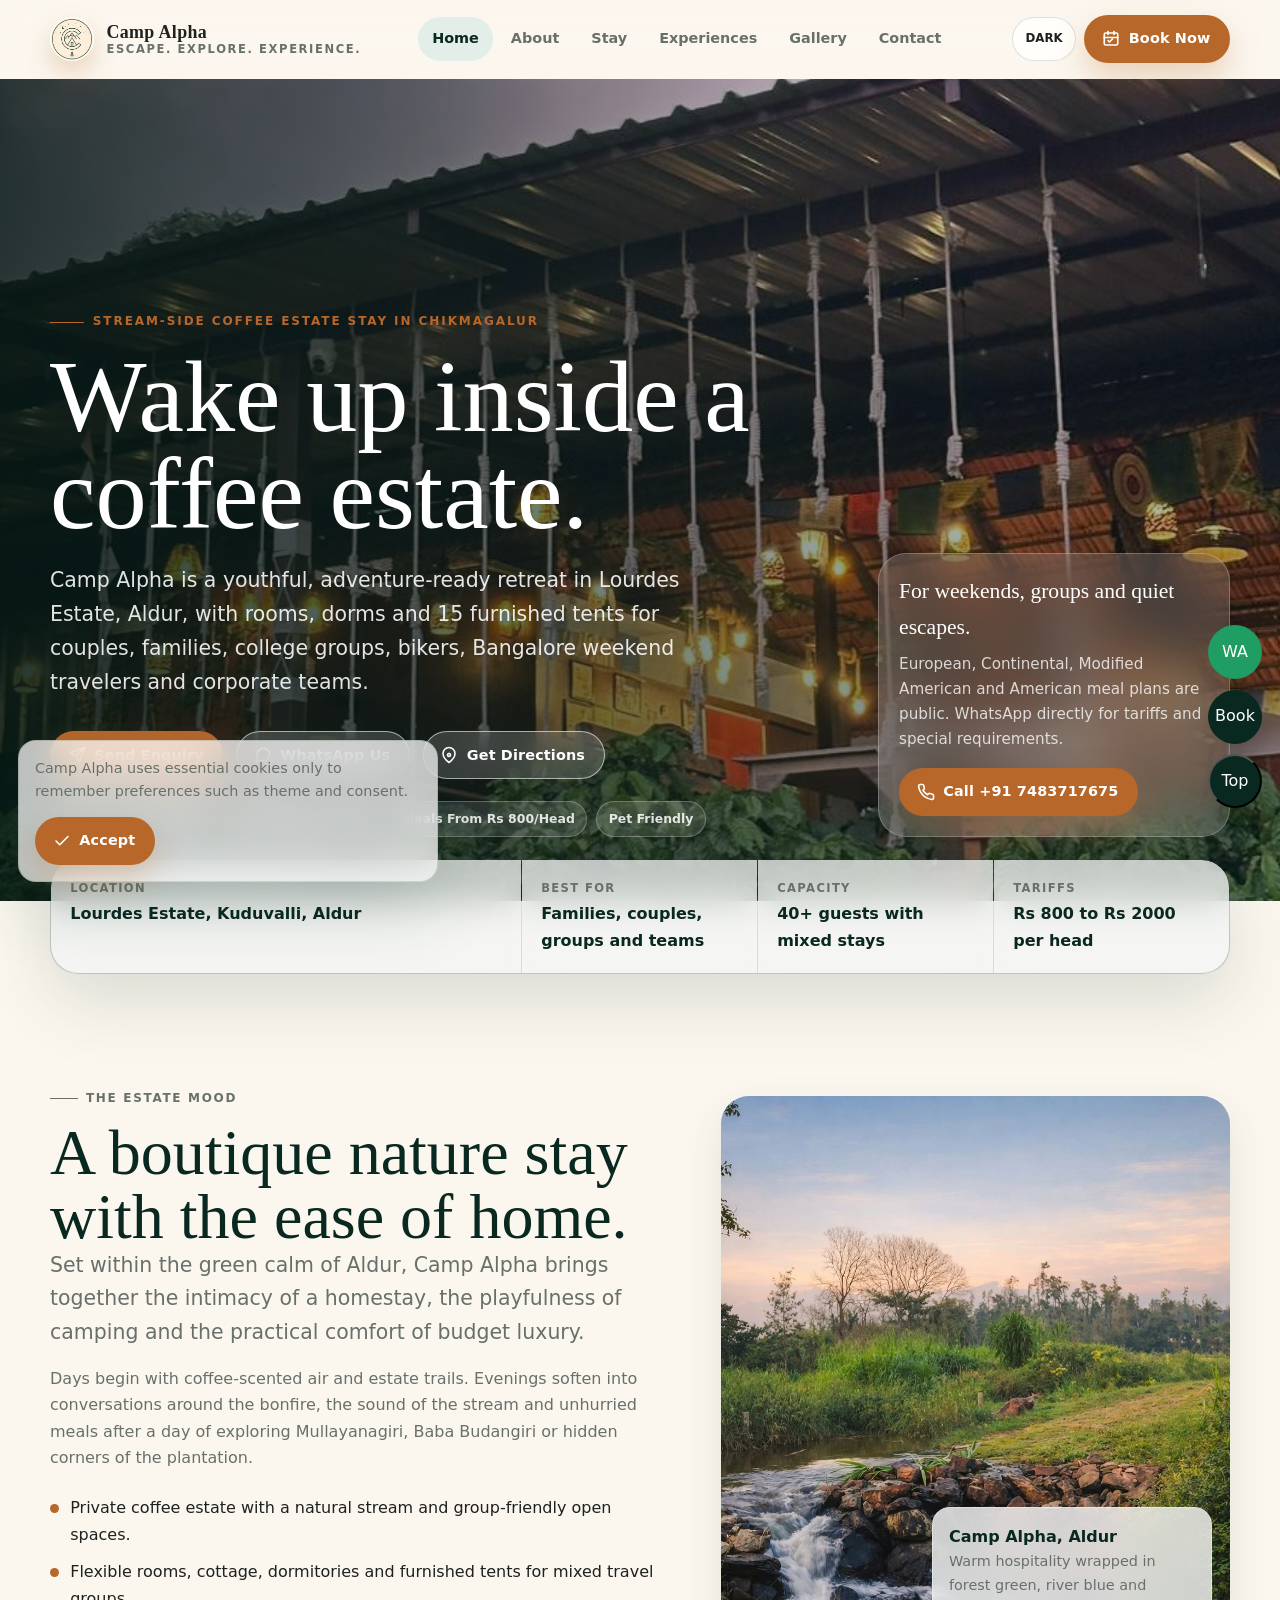
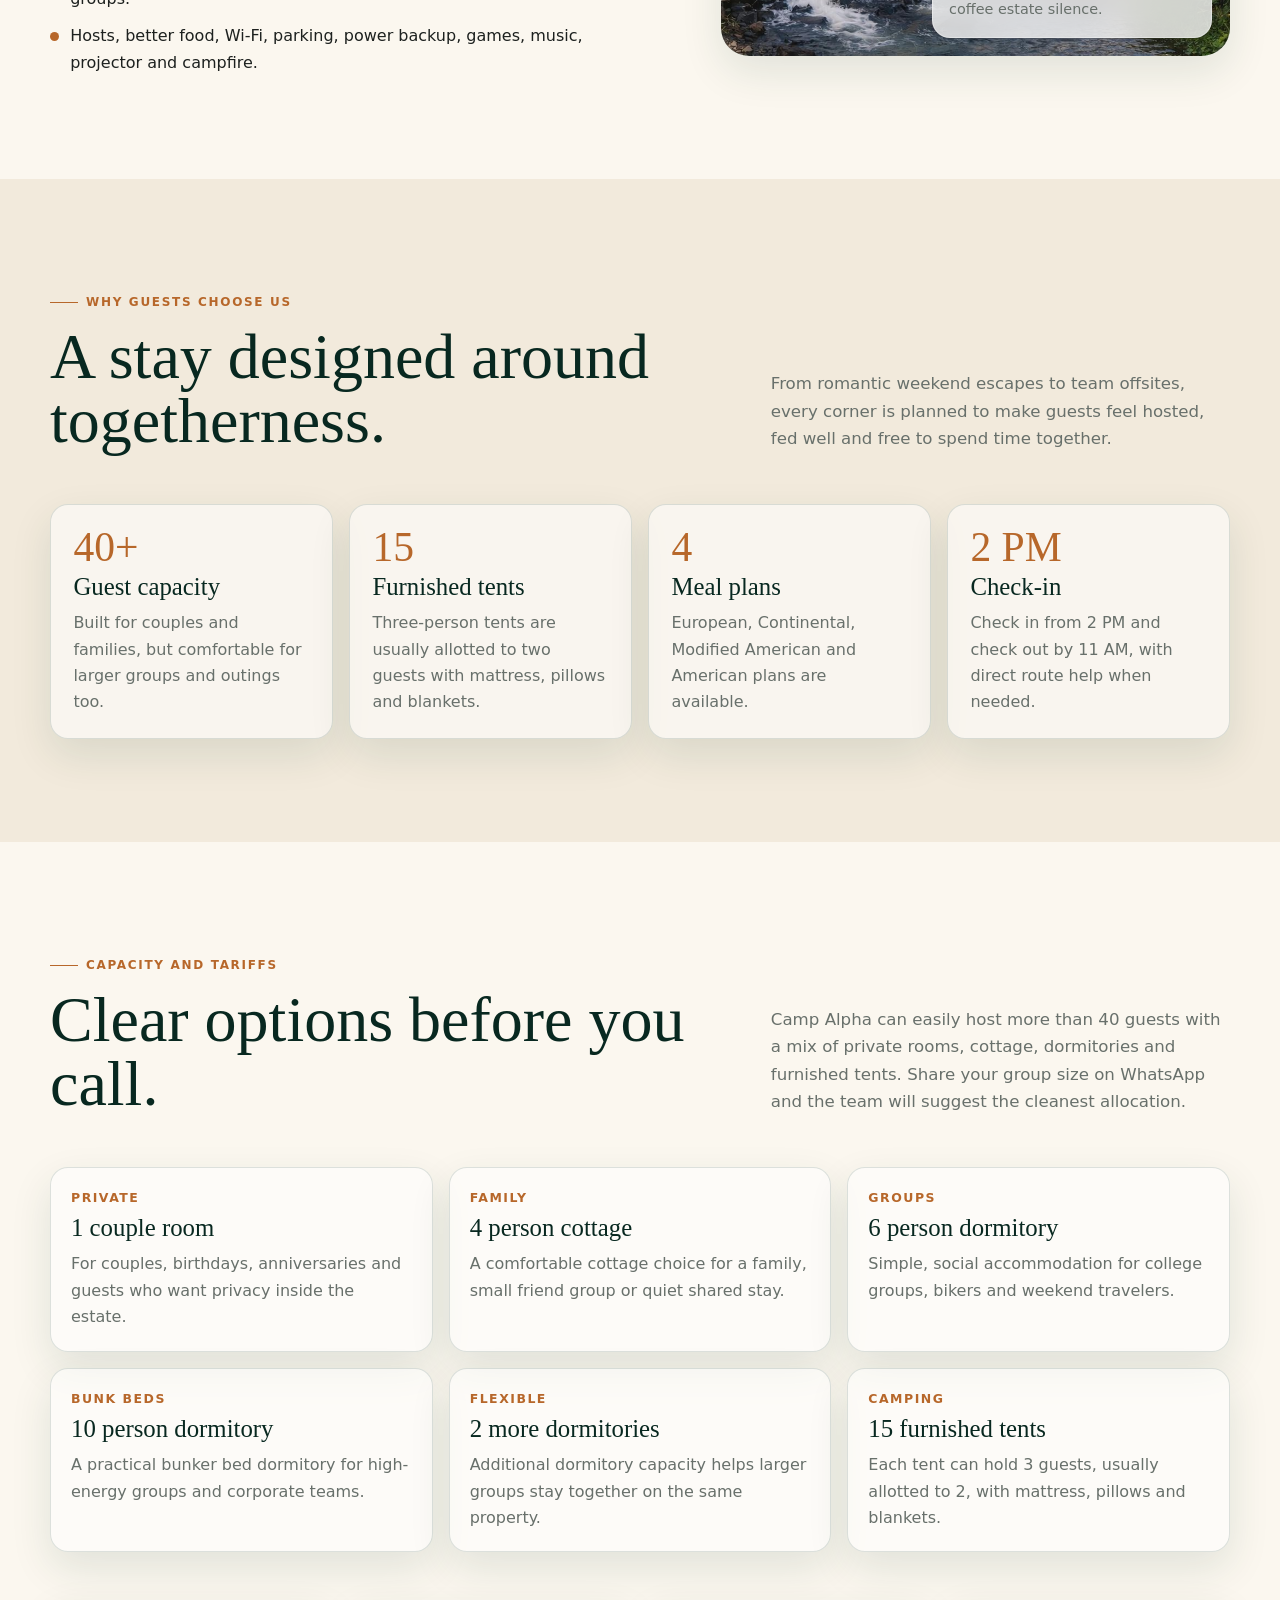
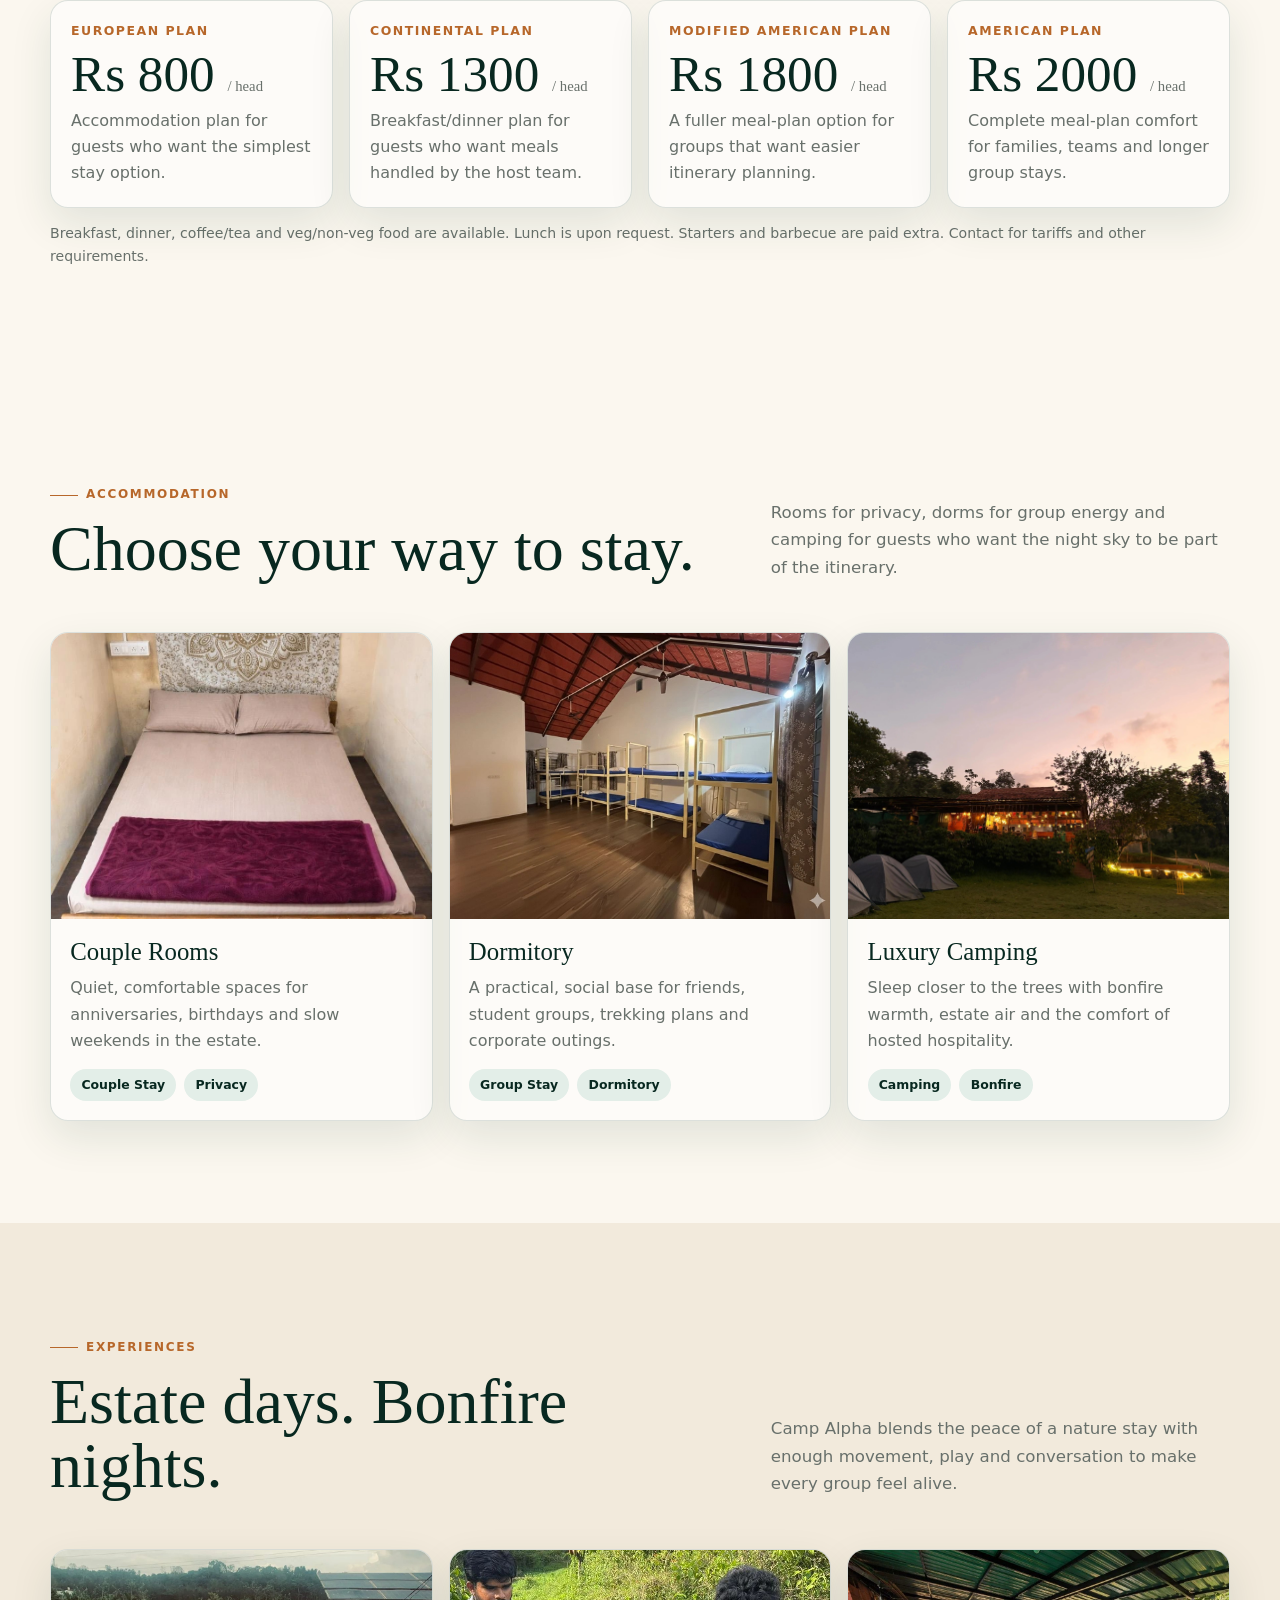
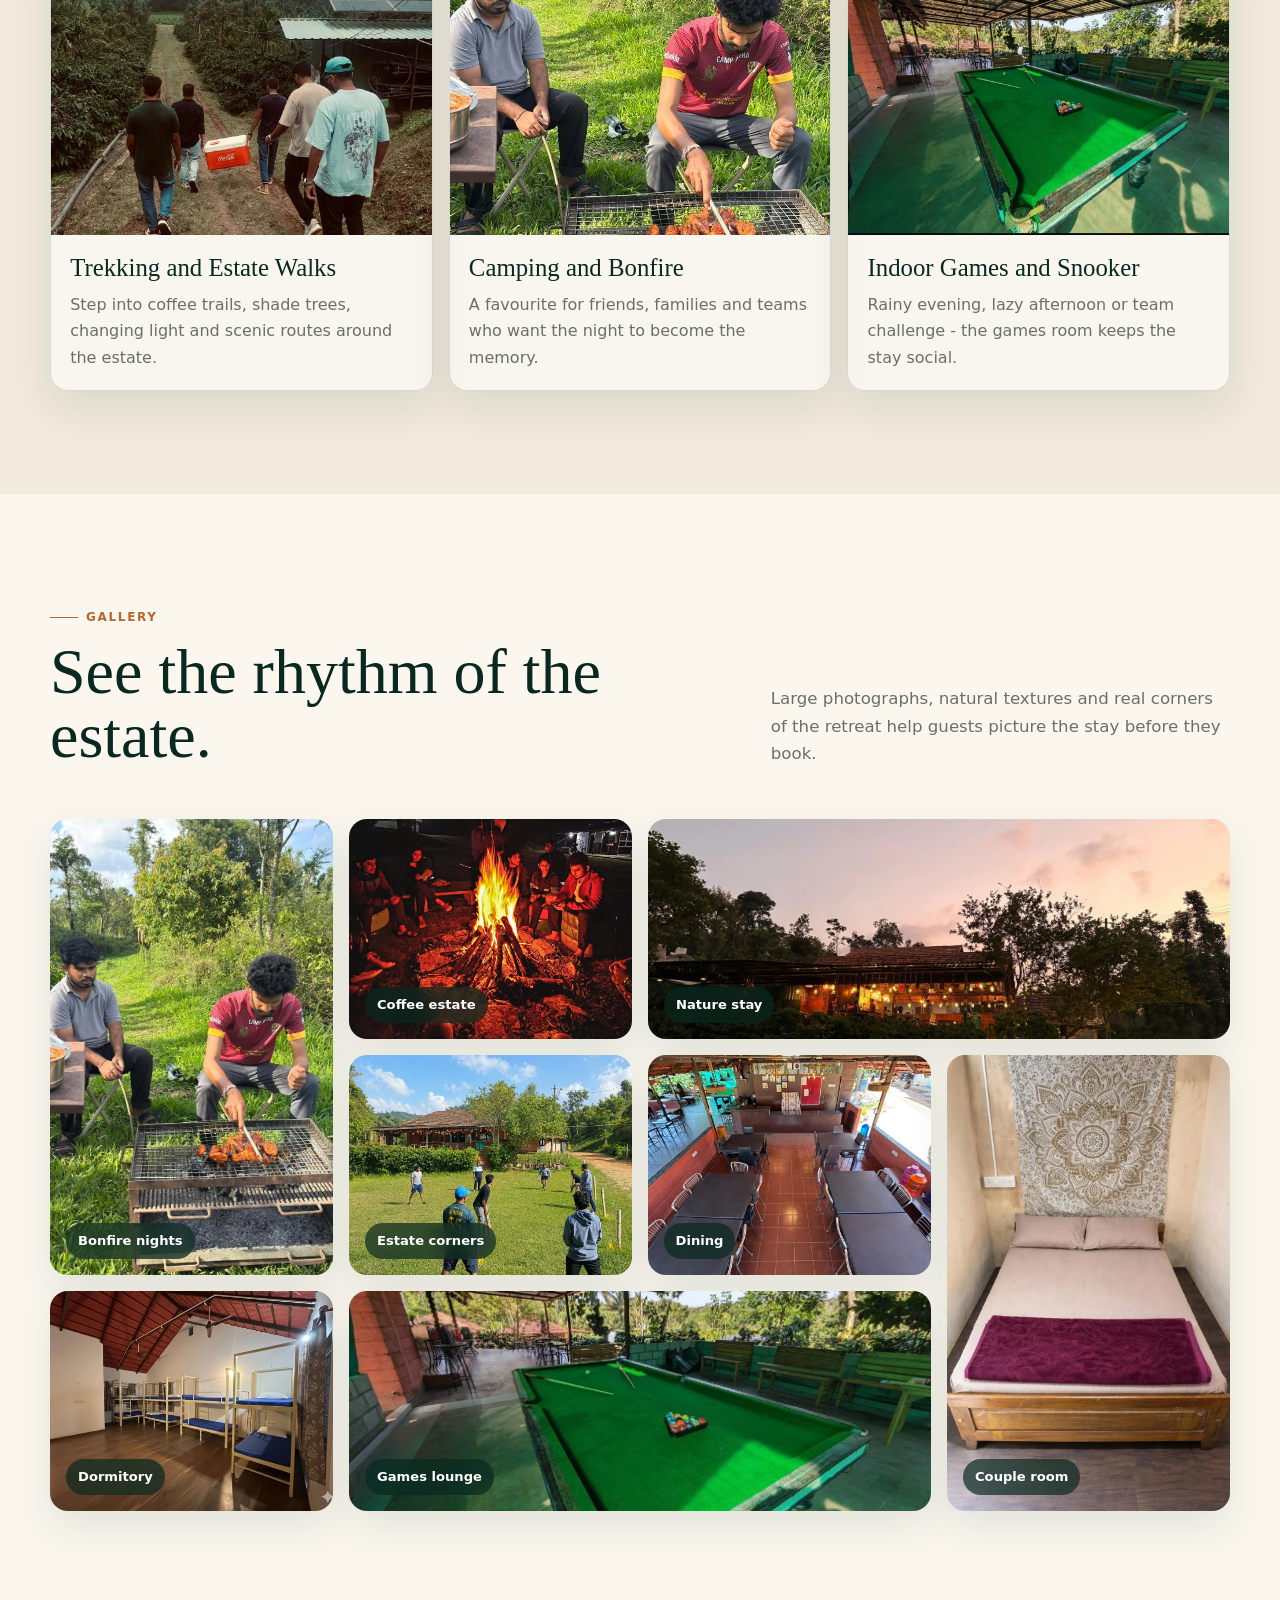
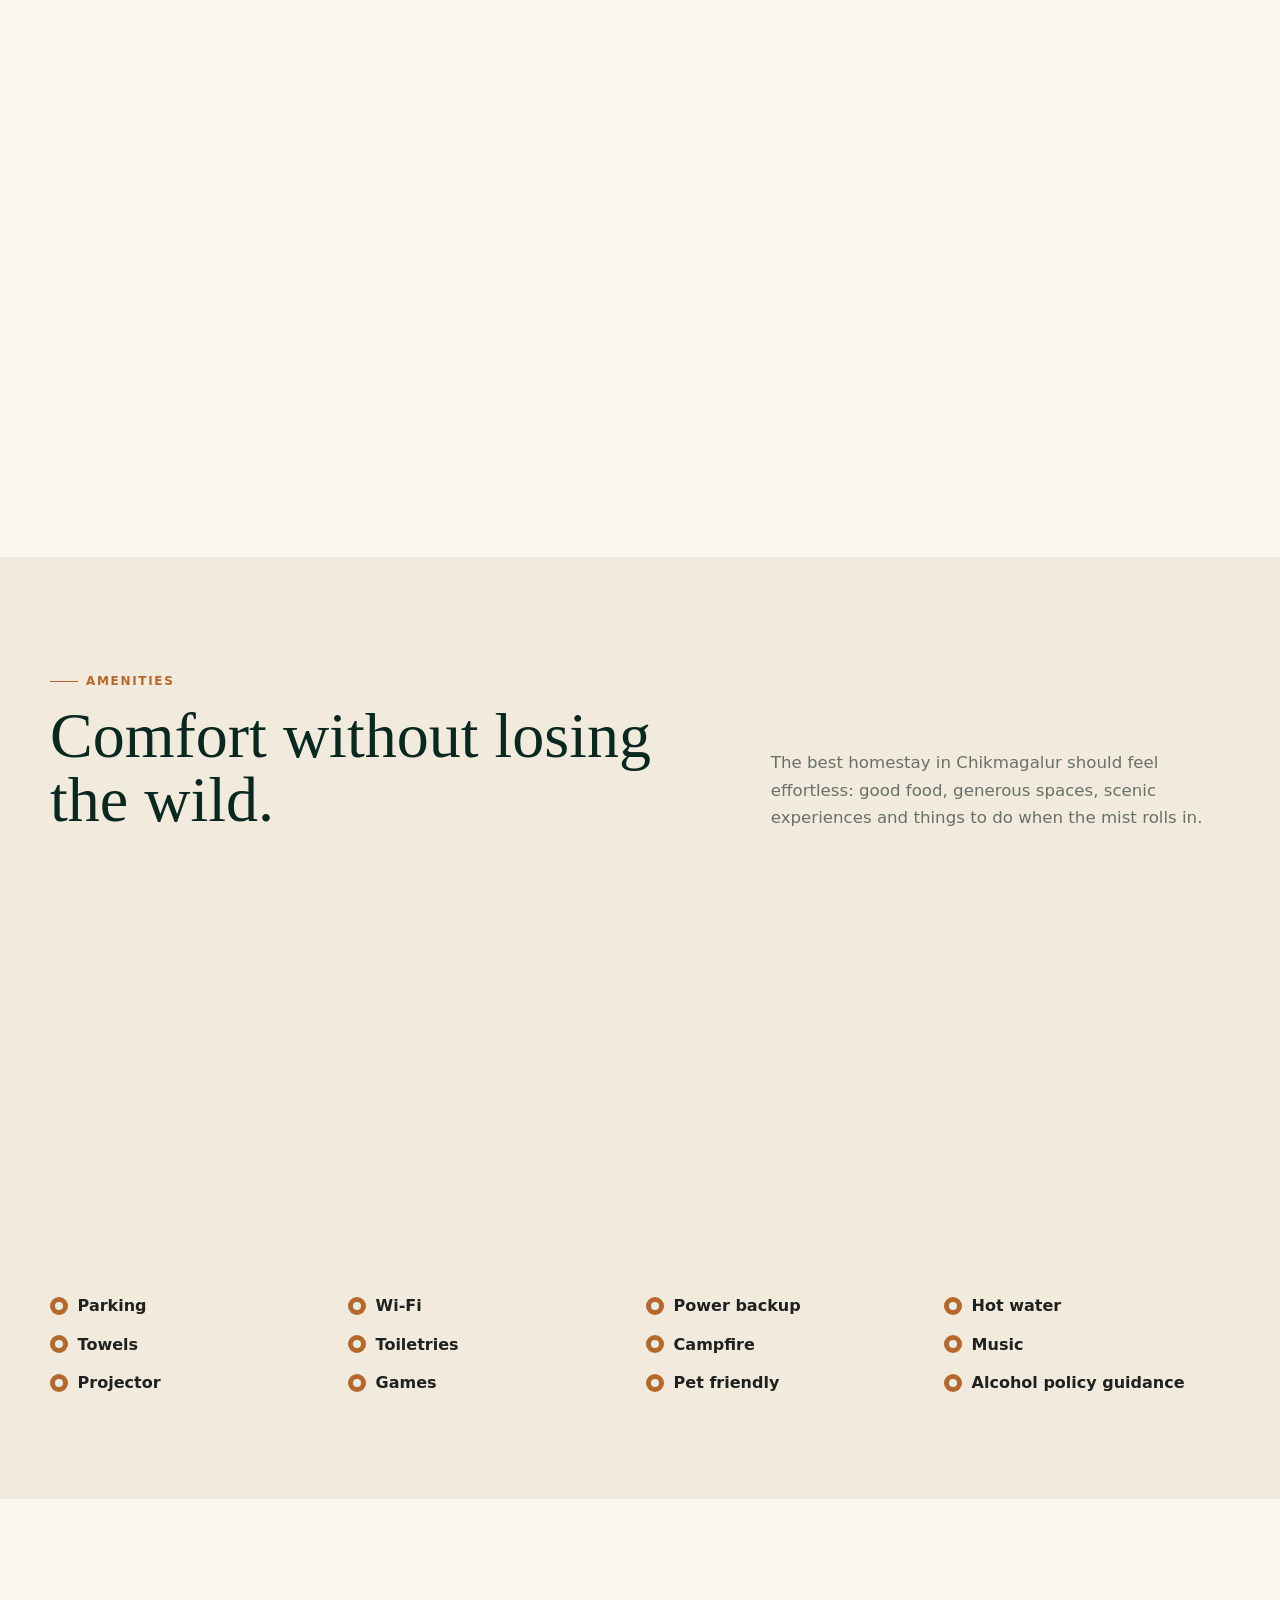
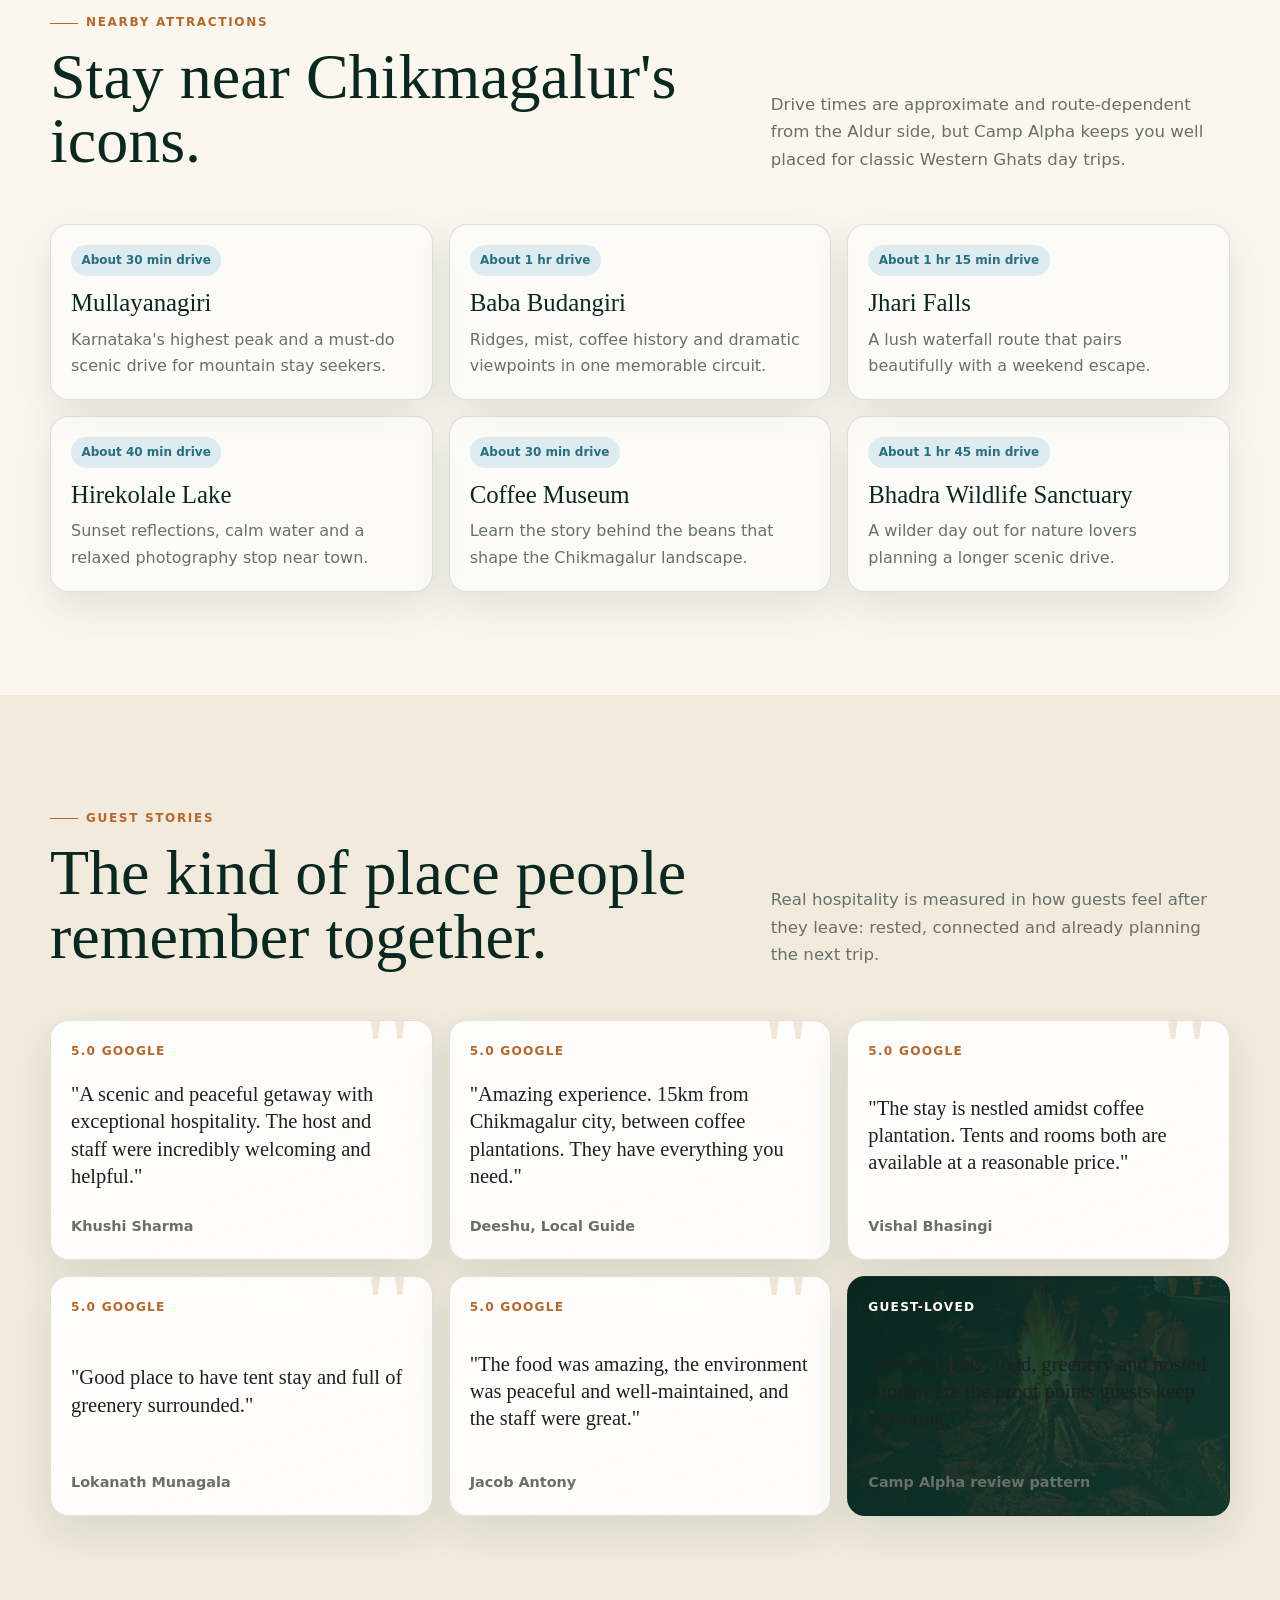
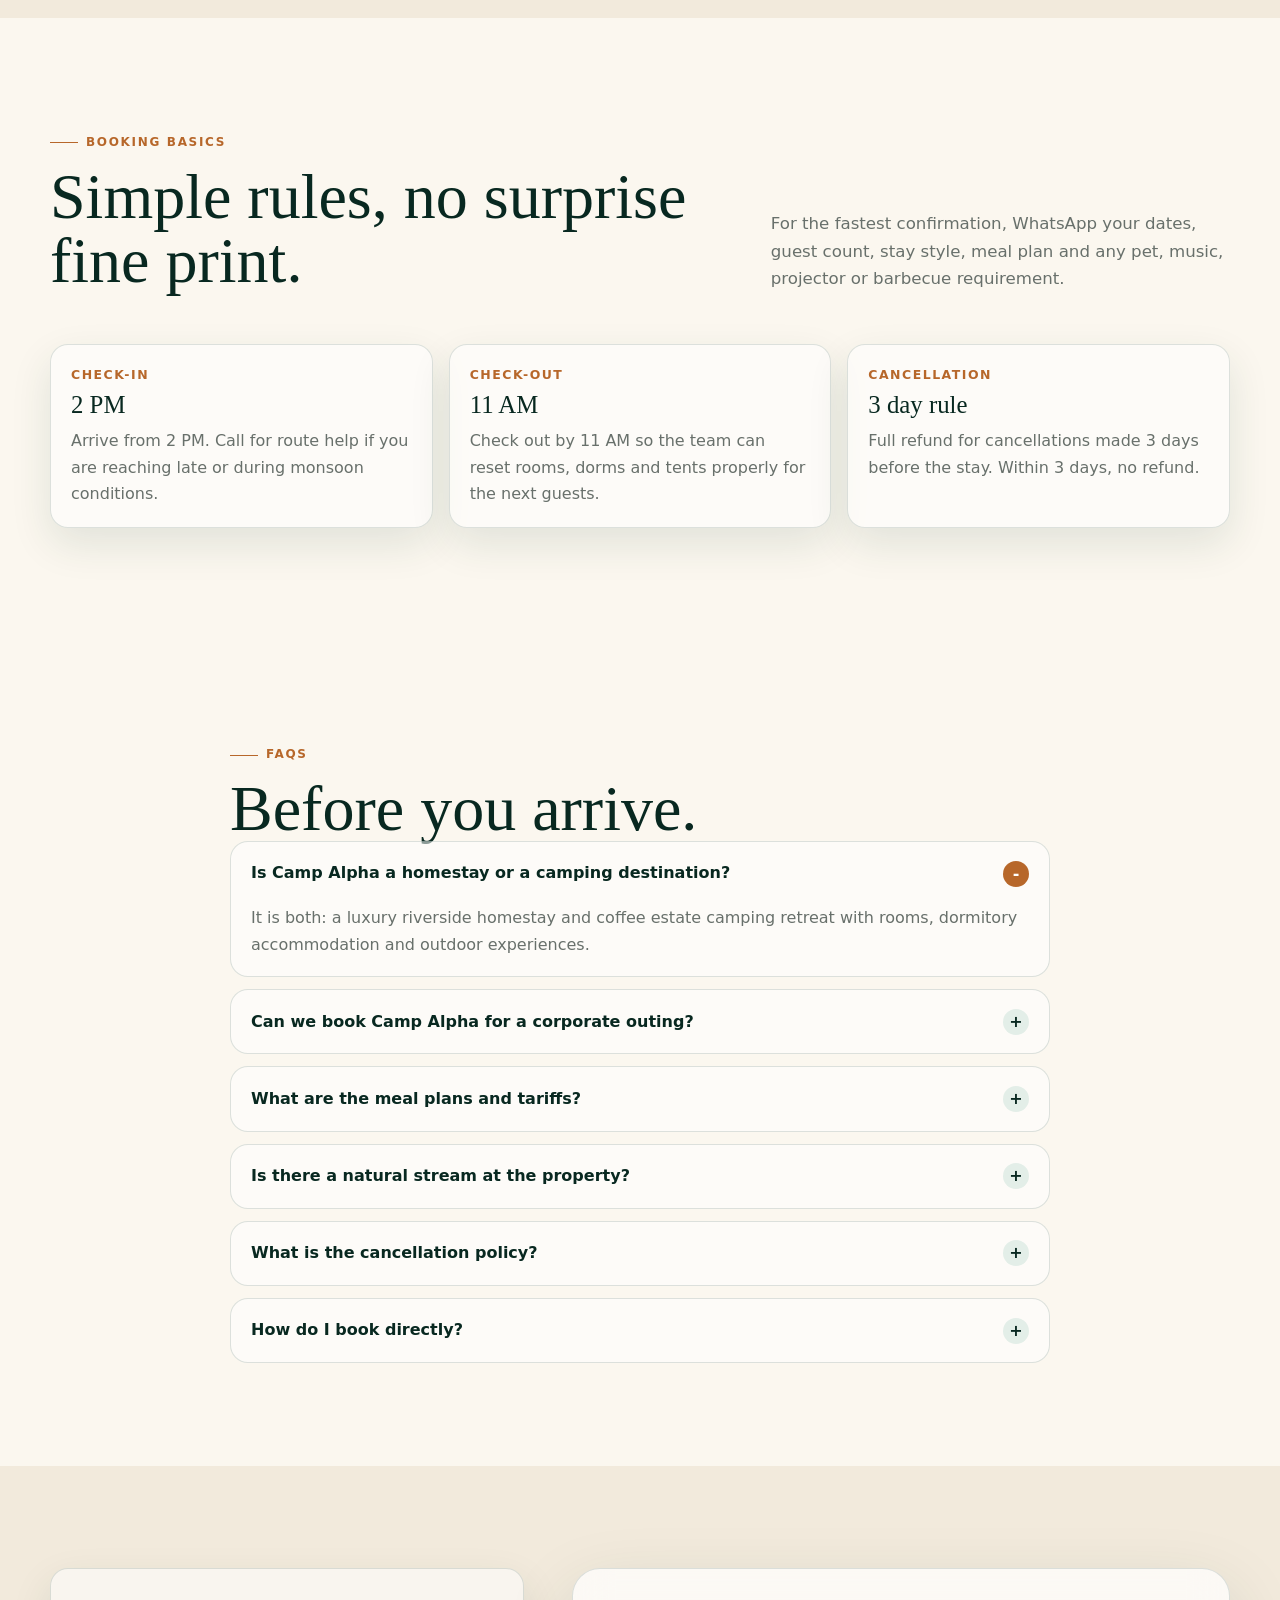
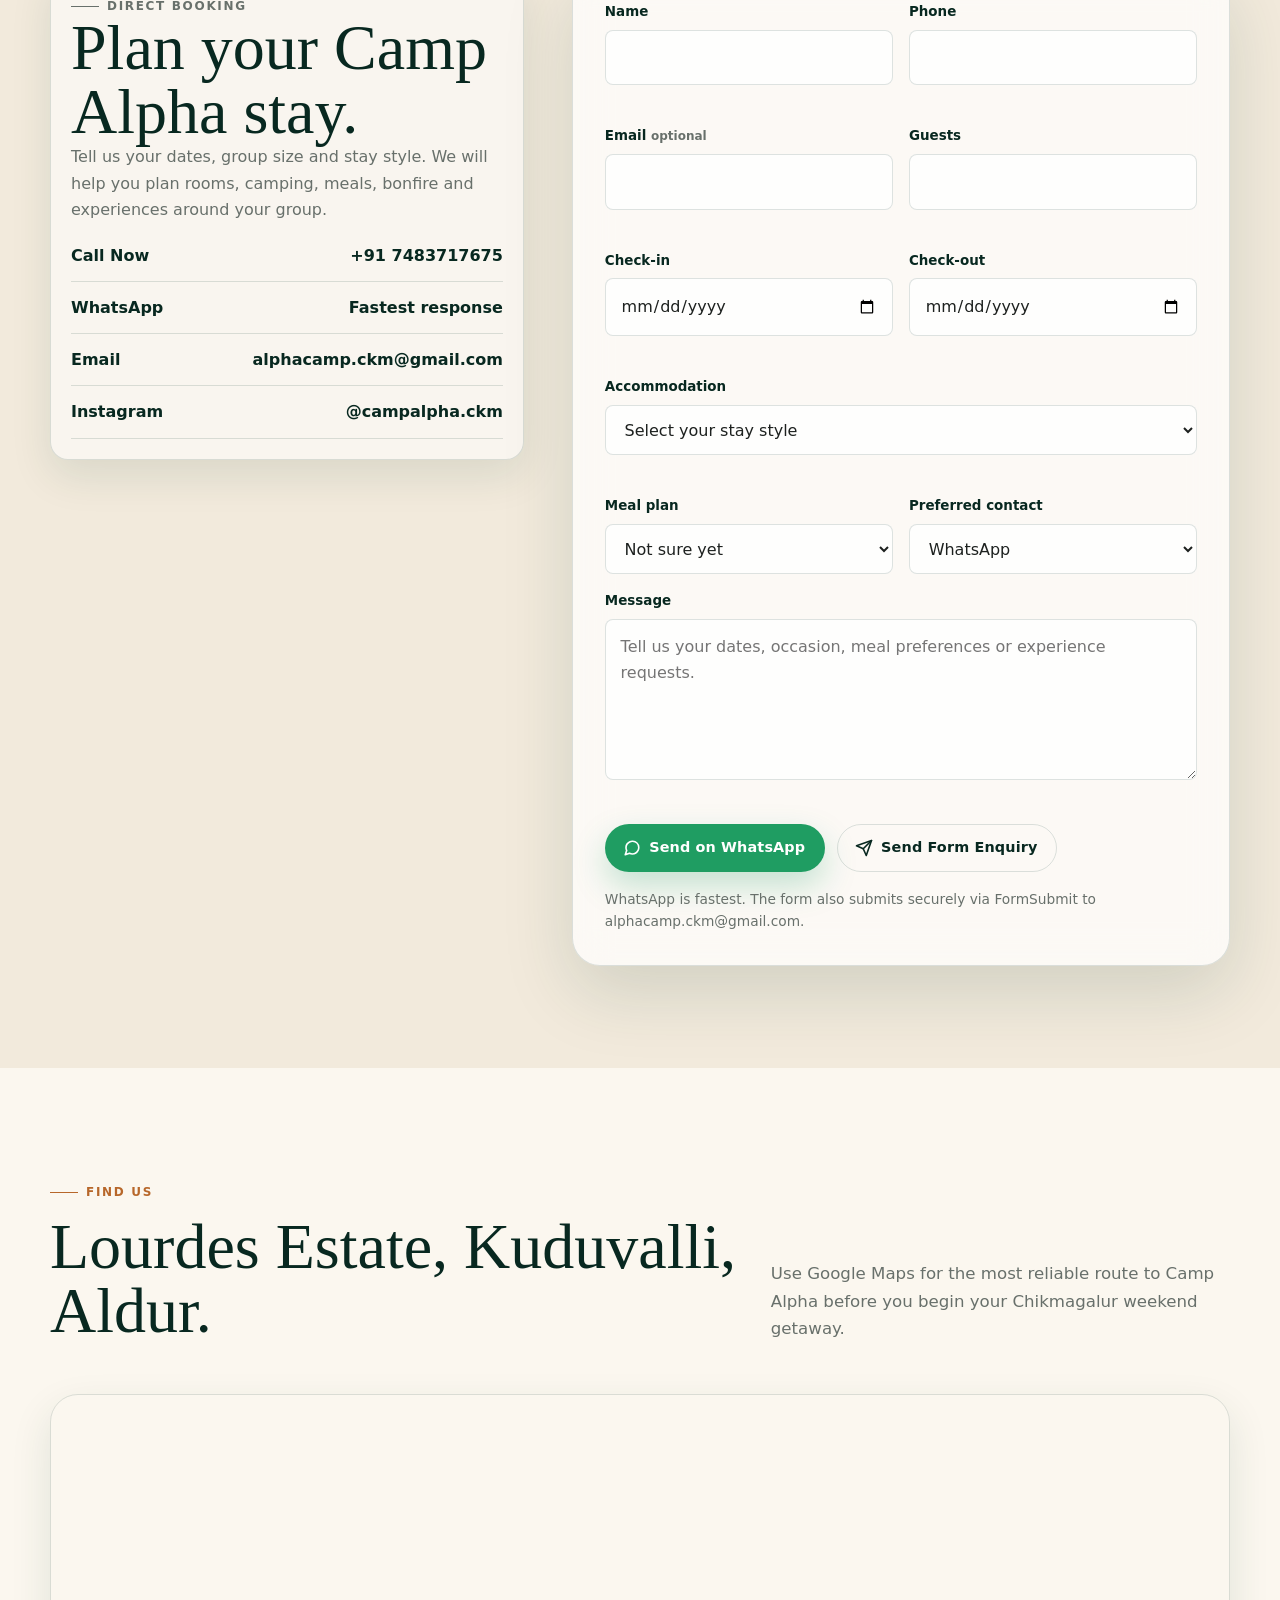
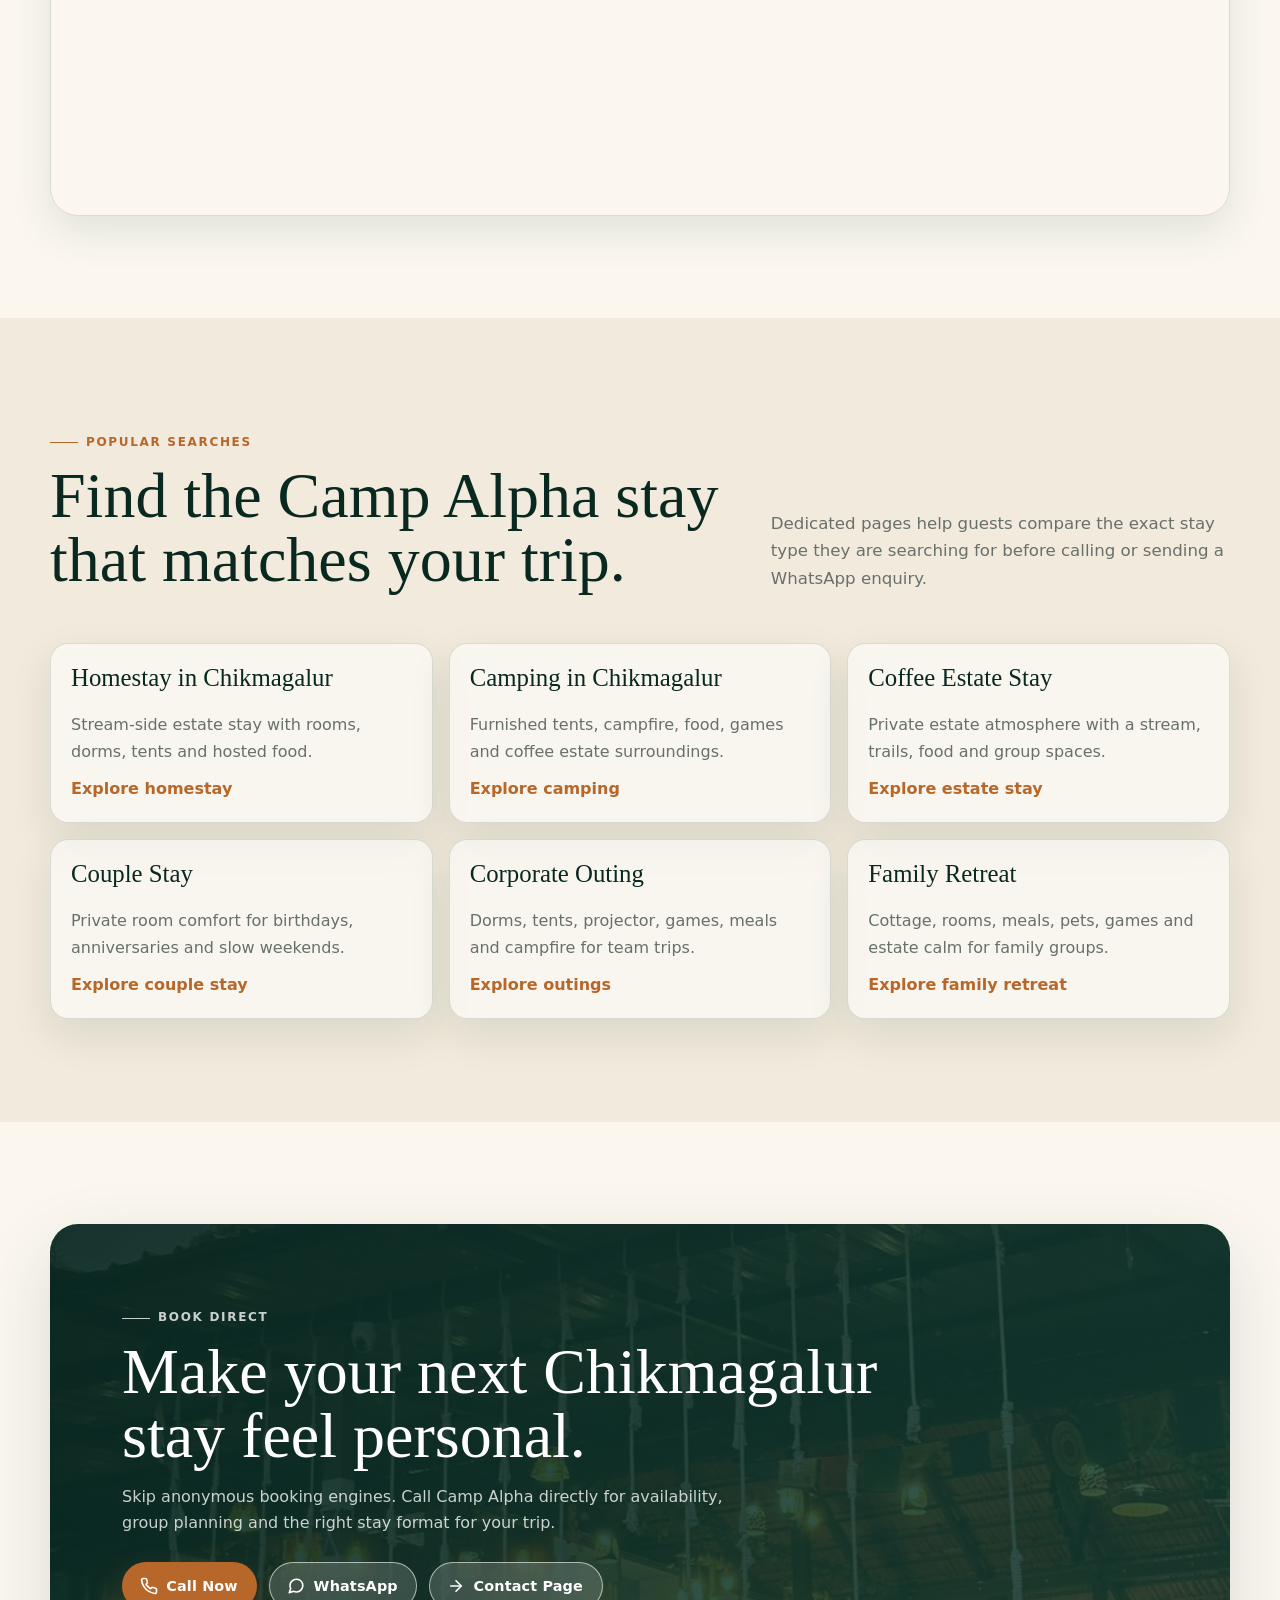
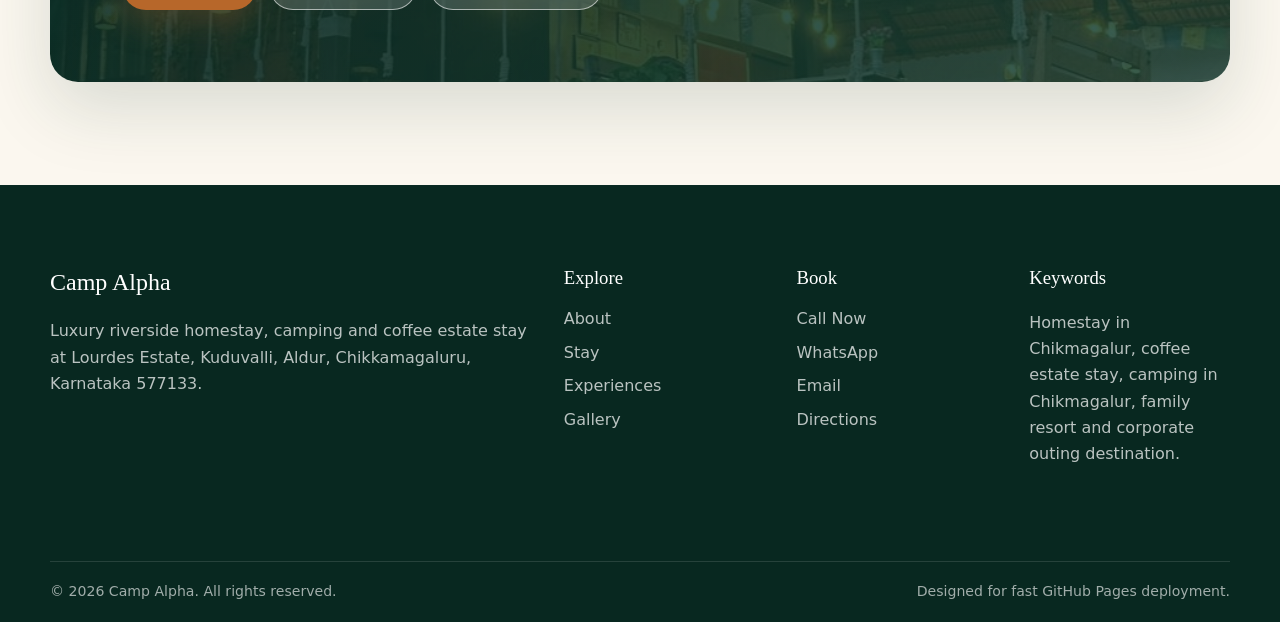
<file: index.html>
<!doctype html>
<html lang="en-IN">
<head>
  <meta charset="utf-8">
  <meta name="viewport" content="width=device-width, initial-scale=1">
  <title>Camp Alpha Chikmagalur | Luxury Riverside Homestay, Camping and Coffee Estate Stay</title>
  <meta name="description" content="Camp Alpha is a luxury riverside homestay in Chikmagalur for coffee estate stays, camping, bonfire nights, family retreats, couple stays and corporate outings near Aldur.">
  <meta name="robots" content="index, follow">
  <link rel="canonical" href="https://campalpha.co.in/">
  <link rel="preload" as="image" href="images/hero-bg.jpg" fetchpriority="high">
  <link rel="icon" href="images/icon-192.png" type="image/png">
  <link rel="manifest" href="manifest.webmanifest">
  <meta name="theme-color" content="#123d31">
  <meta property="og:type" content="website">
  <meta property="og:site_name" content="Camp Alpha">
  <meta property="og:title" content="Camp Alpha Chikmagalur | Luxury Riverside Homestay">
  <meta property="og:description" content="Escape to a riverside coffee estate stay in Chikmagalur with camping, bonfire evenings, indoor games, family stays and direct bookings.">
  <meta property="og:url" content="https://campalpha.co.in/">
  <meta property="og:image" content="https://campalpha.co.in/images/share-preview.jpg">
  <meta property="og:locale" content="en_IN">
  <meta name="twitter:card" content="summary_large_image">
  <meta name="twitter:title" content="Camp Alpha Chikmagalur | Luxury Riverside Homestay">
  <meta name="twitter:description" content="Luxury riverside homestay, camping and coffee estate stay in Chikmagalur.">
  <meta name="twitter:image" content="https://campalpha.co.in/images/share-preview.jpg">
  <link rel="stylesheet" href="styles.css">
  <script type="application/ld+json">
  {
    "@context": "https://schema.org",
    "@graph": [
      {
        "@type": "LodgingBusiness",
        "@id": "https://campalpha.co.in/#lodging",
        "name": "Camp Alpha",
        "description": "Stream-side coffee estate homestay, camping destination and group-friendly retreat in Chikkamagaluru, Karnataka.",
        "url": "https://campalpha.co.in/",
        "image": "https://campalpha.co.in/images/share-preview.jpg",
        "telephone": "+917483717675",
        "email": "alphacamp.ckm@gmail.com",
        "priceRange": "INR 800-2000 per head",
        "slogan": "Escape. Explore. Experience.",
        "checkinTime": "14:00",
        "checkoutTime": "11:00",
        "address": {
          "@type": "PostalAddress",
          "streetAddress": "Lourdes Estate, Kuduvalli, Aldur",
          "addressLocality": "Chikkamagaluru",
          "addressRegion": "Karnataka",
          "postalCode": "577133",
          "addressCountry": "IN"
        },
        "hasMap": "https://maps.app.goo.gl/TQwAsmu9Sy5P6Amt7",
        "sameAs": [
          "https://instagram.com/campalpha.ckm"
        ],
        "amenityFeature": [
          { "@type": "LocationFeatureSpecification", "name": "Riverside stay", "value": true },
          { "@type": "LocationFeatureSpecification", "name": "Coffee estate", "value": true },
          { "@type": "LocationFeatureSpecification", "name": "Camping", "value": true },
          { "@type": "LocationFeatureSpecification", "name": "Bonfire", "value": true },
          { "@type": "LocationFeatureSpecification", "name": "Snooker and indoor games", "value": true },
          { "@type": "LocationFeatureSpecification", "name": "Parking", "value": true },
          { "@type": "LocationFeatureSpecification", "name": "Wi-Fi", "value": true },
          { "@type": "LocationFeatureSpecification", "name": "Power backup", "value": true },
          { "@type": "LocationFeatureSpecification", "name": "Hot water", "value": true },
          { "@type": "LocationFeatureSpecification", "name": "Pet friendly", "value": true }
        ],
        "makesOffer": [
          { "@type": "Offer", "name": "European Plan", "price": "800", "priceCurrency": "INR", "description": "Per-head accommodation plan." },
          { "@type": "Offer", "name": "Continental Plan", "price": "1300", "priceCurrency": "INR", "description": "Per-head breakfast/dinner plan." },
          { "@type": "Offer", "name": "Modified American Plan", "price": "1800", "priceCurrency": "INR", "description": "Per-head meal-plan option." },
          { "@type": "Offer", "name": "American Plan", "price": "2000", "priceCurrency": "INR", "description": "Per-head complete meal-plan option." }
        ]
      },
      {
        "@type": "WebSite",
        "@id": "https://campalpha.co.in/#website",
        "url": "https://campalpha.co.in/",
        "name": "Camp Alpha",
        "publisher": { "@id": "https://campalpha.co.in/#lodging" }
      },
      {
        "@type": "BreadcrumbList",
        "@id": "https://campalpha.co.in/#breadcrumb",
        "itemListElement": [
          { "@type": "ListItem", "position": 1, "name": "Home", "item": "https://campalpha.co.in/" }
        ]
      },
      {
        "@type": "FAQPage",
        "@id": "https://campalpha.co.in/#faq",
        "mainEntity": [
          {
            "@type": "Question",
            "name": "Is Camp Alpha good for families and couples?",
            "acceptedAnswer": {
              "@type": "Answer",
              "text": "Yes. Camp Alpha offers couple rooms, dormitory stays and luxury camping experiences suitable for couples, families, groups and corporate outings."
            }
          },
          {
            "@type": "Question",
            "name": "Where is Camp Alpha located?",
            "acceptedAnswer": {
              "@type": "Answer",
              "text": "Camp Alpha is located at Lourdes Estate, Kuduvalli, Aldur, Chikkamagaluru, Karnataka 577133."
            }
          },
          {
            "@type": "Question",
            "name": "Does Camp Alpha offer camping with bonfire?",
            "acceptedAnswer": {
              "@type": "Answer",
              "text": "Yes. Camp Alpha offers luxury camping, bonfire evenings, estate walks, games and nature-led experiences inside a coffee estate setting."
            }
          },
          {
            "@type": "Question",
            "name": "What are Camp Alpha's meal plan tariffs?",
            "acceptedAnswer": {
              "@type": "Answer",
              "text": "Camp Alpha lists per-head plans: European Plan at INR 800, Continental Plan at INR 1300, Modified American Plan at INR 1800 and American Plan at INR 2000. Contact for tariffs and other requirements."
            }
          },
          {
            "@type": "Question",
            "name": "What are the check-in and cancellation rules?",
            "acceptedAnswer": {
              "@type": "Answer",
              "text": "Check-in is 2 PM and check-out is 11 AM. Cancellations made 3 days before the stay receive a full refund; within 3 days there is no refund."
            }
          }
        ]
      }
    ]
  }
  </script>
</head>
<body>
  <div class="page-loader" aria-hidden="true">
    <div class="loader-mark"><span class="loader-ring"></span><span>Camp Alpha</span></div>
  </div>
  <div class="custom-cursor" aria-hidden="true"></div>
  <div class="scroll-progress" aria-hidden="true"></div>
  <a class="skip-link" href="#main">Skip to content</a>

  <header class="site-header">
    <div class="container nav-shell">
      <a class="brand" href="index.html" aria-label="Camp Alpha home">
        <span class="brand-mark">CA</span>
        <span class="brand-text">
          <span class="brand-name">Camp Alpha</span>
          <span class="brand-tagline">Escape. Explore. Experience.</span>
        </span>
      </a>
      <nav aria-label="Primary navigation">
        <button class="menu-toggle" type="button" data-menu-toggle aria-controls="primary-navigation" aria-expanded="false" aria-label="Open menu">
          <span class="menu-lines"></span>
        </button>
        <ul class="nav-links" id="primary-navigation">
          <li><a href="index.html" aria-current="page">Home</a></li>
          <li><a href="about.html">About</a></li>
          <li><a href="stay.html">Stay</a></li>
          <li><a href="experiences.html">Experiences</a></li>
          <li><a href="gallery.html">Gallery</a></li>
          <li><a href="contact.html">Contact</a></li>
        </ul>
      </nav>
      <div class="nav-actions">
        <button class="icon-button" type="button" data-theme-toggle aria-label="Switch theme">D</button>
        <a class="btn btn-primary" href="#booking">Book Now</a>
      </div>
    </div>
  </header>

  <main id="main">
    <section class="hero" aria-labelledby="home-title">
      <picture class="hero-media">
        <img src="images/hero-bg.jpg" width="1254" height="1254" alt="Luxury coffee estate homestay beside a natural stream in Chikmagalur" data-parallax-hero fetchpriority="high">
      </picture>
      <div class="container hero-grid">
        <div class="hero-content reveal">
          <p class="eyebrow">Stream-side coffee estate stay in Chikmagalur</p>
          <h1 id="home-title">Wake up inside a coffee estate.</h1>
          <p class="hero-copy">Camp Alpha is a youthful, adventure-ready retreat in Lourdes Estate, Aldur, with rooms, dorms and 15 furnished tents for couples, families, college groups, bikers, Bangalore weekend travelers and corporate teams.</p>
          <div class="hero-actions">
            <a class="btn btn-primary" href="#booking">Send Enquiry</a>
            <a class="btn btn-secondary" href="https://wa.me/917483717675?text=Hello%20Camp%20Alpha,%20I%20would%20like%20to%20book%20a%20stay.">WhatsApp Us</a>
            <a class="btn btn-secondary" href="https://maps.app.goo.gl/TQwAsmu9Sy5P6Amt7">Get Directions</a>
          </div>
          <div class="trust-pills" aria-label="Highlights">
            <span>40+ Guest Capacity</span>
            <span>15 Furnished Tents</span>
            <span>Meals From Rs 800/Head</span>
            <span>Pet Friendly</span>
          </div>
        </div>
        <aside class="hero-panel reveal" aria-label="Booking highlight">
          <strong>For weekends, groups and quiet escapes.</strong>
          <p>European, Continental, Modified American and American meal plans are public. WhatsApp directly for tariffs and special requirements.</p>
          <a class="btn btn-primary" href="tel:+917483717675">Call +91 7483717675</a>
        </aside>
      </div>
    </section>

    <section class="booking-ribbon" aria-label="Quick contact details">
      <div class="container">
        <div class="ribbon-grid">
          <div class="ribbon-item">
            <span>Location</span>
            <strong>Lourdes Estate, Kuduvalli, Aldur</strong>
          </div>
          <div class="ribbon-item">
            <span>Best For</span>
            <strong>Families, couples, groups and teams</strong>
          </div>
          <div class="ribbon-item">
            <span>Capacity</span>
            <strong>40+ guests with mixed stays</strong>
          </div>
          <div class="ribbon-item">
            <span>Tariffs</span>
            <strong>Rs 800 to Rs 2000 per head</strong>
          </div>
        </div>
      </div>
    </section>

    <section class="section" aria-labelledby="about-title">
      <div class="container split">
        <div class="split-copy reveal">
          <p class="kicker">The estate mood</p>
          <h2 id="about-title">A boutique nature stay with the ease of home.</h2>
          <p class="lead">Set within the green calm of Aldur, Camp Alpha brings together the intimacy of a homestay, the playfulness of camping and the practical comfort of budget luxury.</p>
          <p>Days begin with coffee-scented air and estate trails. Evenings soften into conversations around the bonfire, the sound of the stream and unhurried meals after a day of exploring Mullayanagiri, Baba Budangiri or hidden corners of the plantation.</p>
          <ul class="feature-list">
            <li>Private coffee estate with a natural stream and group-friendly open spaces.</li>
            <li>Flexible rooms, cottage, dormitories and furnished tents for mixed travel groups.</li>
            <li>Hosts, better food, Wi-Fi, parking, power backup, games, music, projector and campfire.</li>
          </ul>
        </div>
        <div class="image-frame tall reveal">
          <img src="images/share-preview.jpg" width="1536" height="1024" loading="lazy" alt="Premium view of Camp Alpha coffee estate homestay in Chikmagalur">
          <div class="caption-card">
            <strong>Camp Alpha, Aldur</strong>
            <span>Warm hospitality wrapped in forest green, river blue and coffee estate silence.</span>
          </div>
        </div>
      </div>
    </section>

    <section class="section section-alt" aria-labelledby="stats-title">
      <div class="container">
        <div class="section-head">
          <div>
            <p class="kicker">Why guests choose us</p>
            <h2 class="section-title" id="stats-title">A stay designed around togetherness.</h2>
          </div>
          <p class="section-text">From romantic weekend escapes to team offsites, every corner is planned to make guests feel hosted, fed well and free to spend time together.</p>
        </div>
        <div class="story-grid">
          <article class="story-card reveal">
            <span class="counter" data-counter="40" data-suffix="+">0</span>
            <h3>Guest capacity</h3>
            <p>Built for couples and families, but comfortable for larger groups and outings too.</p>
          </article>
          <article class="story-card reveal">
            <span class="counter" data-counter="15">0</span>
            <h3>Furnished tents</h3>
            <p>Three-person tents are usually allotted to two guests with mattress, pillows and blankets.</p>
          </article>
          <article class="story-card reveal">
            <span class="counter" data-counter="4">0</span>
            <h3>Meal plans</h3>
            <p>European, Continental, Modified American and American plans are available.</p>
          </article>
          <article class="story-card reveal">
            <span class="counter" data-counter="2" data-suffix=" PM">0</span>
            <h3>Check-in</h3>
            <p>Check in from 2 PM and check out by 11 AM, with direct route help when needed.</p>
          </article>
        </div>
      </div>
    </section>

    <section class="section" aria-labelledby="capacity-title">
      <div class="container">
        <div class="section-head">
          <div>
            <p class="kicker">Capacity and tariffs</p>
            <h2 class="section-title" id="capacity-title">Clear options before you call.</h2>
          </div>
          <p class="section-text">Camp Alpha can easily host more than 40 guests with a mix of private rooms, cottage, dormitories and furnished tents. Share your group size on WhatsApp and the team will suggest the cleanest allocation.</p>
        </div>
        <div class="capacity-grid">
          <article class="capacity-card reveal"><strong>Private</strong><h3>1 couple room</h3><p>For couples, birthdays, anniversaries and guests who want privacy inside the estate.</p></article>
          <article class="capacity-card reveal"><strong>Family</strong><h3>4 person cottage</h3><p>A comfortable cottage choice for a family, small friend group or quiet shared stay.</p></article>
          <article class="capacity-card reveal"><strong>Groups</strong><h3>6 person dormitory</h3><p>Simple, social accommodation for college groups, bikers and weekend travelers.</p></article>
          <article class="capacity-card reveal"><strong>Bunk beds</strong><h3>10 person dormitory</h3><p>A practical bunker bed dormitory for high-energy groups and corporate teams.</p></article>
          <article class="capacity-card reveal"><strong>Flexible</strong><h3>2 more dormitories</h3><p>Additional dormitory capacity helps larger groups stay together on the same property.</p></article>
          <article class="capacity-card reveal"><strong>Camping</strong><h3>15 furnished tents</h3><p>Each tent can hold 3 guests, usually allotted to 2, with mattress, pillows and blankets.</p></article>
        </div>

        <div class="tariff-grid section-stack">
          <article class="tariff-card reveal"><strong>European Plan</strong><span class="price">Rs 800 <span>/ head</span></span><p>Accommodation plan for guests who want the simplest stay option.</p></article>
          <article class="tariff-card reveal"><strong>Continental Plan</strong><span class="price">Rs 1300 <span>/ head</span></span><p>Breakfast/dinner plan for guests who want meals handled by the host team.</p></article>
          <article class="tariff-card reveal"><strong>Modified American Plan</strong><span class="price">Rs 1800 <span>/ head</span></span><p>A fuller meal-plan option for groups that want easier itinerary planning.</p></article>
          <article class="tariff-card reveal"><strong>American Plan</strong><span class="price">Rs 2000 <span>/ head</span></span><p>Complete meal-plan comfort for families, teams and longer group stays.</p></article>
        </div>
        <p class="fine-print">Breakfast, dinner, coffee/tea and veg/non-veg food are available. Lunch is upon request. Starters and barbecue are paid extra. Contact for tariffs and other requirements.</p>
      </div>
    </section>

    <section class="section" aria-labelledby="stay-title">
      <div class="container">
        <div class="section-head">
          <div>
            <p class="kicker">Accommodation</p>
            <h2 class="section-title" id="stay-title">Choose your way to stay.</h2>
          </div>
          <p class="section-text">Rooms for privacy, dorms for group energy and camping for guests who want the night sky to be part of the itinerary.</p>
        </div>
        <div class="stay-grid">
          <article class="stay-card reveal">
            <img src="images/stay-couple.jpg" width="853" height="1280" loading="lazy" alt="Couple room at Camp Alpha for a romantic Chikmagalur stay">
            <div class="card-body">
              <h3>Couple Rooms</h3>
              <p>Quiet, comfortable spaces for anniversaries, birthdays and slow weekends in the estate.</p>
              <div class="meta-row"><span class="tag">Couple Stay</span><span class="tag">Privacy</span></div>
            </div>
          </article>
          <article class="stay-card reveal">
            <img src="images/stay-dorm.jpg" width="1184" height="864" loading="lazy" alt="Dormitory accommodation for group stay in Chikmagalur at Camp Alpha">
            <div class="card-body">
              <h3>Dormitory</h3>
              <p>A practical, social base for friends, student groups, trekking plans and corporate outings.</p>
              <div class="meta-row"><span class="tag">Group Stay</span><span class="tag">Dormitory</span></div>
            </div>
          </article>
          <article class="stay-card reveal">
            <img src="images/gallery-3.jpg" width="1536" height="1152" loading="lazy" alt="Luxury camping experience in a Chikmagalur coffee estate">
            <div class="card-body">
              <h3>Luxury Camping</h3>
              <p>Sleep closer to the trees with bonfire warmth, estate air and the comfort of hosted hospitality.</p>
              <div class="meta-row"><span class="tag">Camping</span><span class="tag">Bonfire</span></div>
            </div>
          </article>
        </div>
      </div>
    </section>

    <section class="section section-alt" aria-labelledby="experiences-title">
      <div class="container">
        <div class="section-head">
          <div>
            <p class="kicker">Experiences</p>
            <h2 class="section-title" id="experiences-title">Estate days. Bonfire nights.</h2>
          </div>
          <p class="section-text">Camp Alpha blends the peace of a nature stay with enough movement, play and conversation to make every group feel alive.</p>
        </div>
        <div class="experience-grid">
          <article class="experience-card reveal">
            <img src="images/amenity-trek.jpg" width="1142" height="1600" loading="lazy" alt="Trekking and estate walk experience near Aldur Chikmagalur">
            <div class="card-body">
              <h3>Trekking and Estate Walks</h3>
              <p>Step into coffee trails, shade trees, changing light and scenic routes around the estate.</p>
            </div>
          </article>
          <article class="experience-card reveal">
            <img src="images/gallery-1.jpg" width="720" height="1280" loading="lazy" alt="Bonfire and camping atmosphere at Camp Alpha Chikmagalur">
            <div class="card-body">
              <h3>Camping and Bonfire</h3>
              <p>A favourite for friends, families and teams who want the night to become the memory.</p>
            </div>
          </article>
          <article class="experience-card reveal">
            <img src="images/amenity-snooker.jpg" width="1179" height="897" loading="lazy" alt="Snooker and indoor games at Camp Alpha">
            <div class="card-body">
              <h3>Indoor Games and Snooker</h3>
              <p>Rainy evening, lazy afternoon or team challenge - the games room keeps the stay social.</p>
            </div>
          </article>
        </div>
      </div>
    </section>

    <section class="section" aria-labelledby="gallery-title">
      <div class="container">
        <div class="section-head">
          <div>
            <p class="kicker">Gallery</p>
            <h2 class="section-title" id="gallery-title">See the rhythm of the estate.</h2>
          </div>
          <p class="section-text">Large photographs, natural textures and real corners of the retreat help guests picture the stay before they book.</p>
        </div>
        <div class="gallery-preview gallery-rich">
          <a class="gallery-link reveal" href="images/gallery-1.jpg" data-lightbox data-caption="Camping and bonfire mood at Camp Alpha">
            <img src="images/gallery-1.jpg" width="720" height="1280" loading="lazy" alt="Camping and bonfire mood at Camp Alpha Chikmagalur">
            <span>Bonfire nights</span>
          </a>
          <a class="gallery-link reveal" href="images/gallery-2.jpg" data-lightbox data-caption="Coffee estate stay in Chikmagalur">
            <img src="images/gallery-2.jpg" width="1080" height="1080" loading="lazy" alt="Coffee estate stay landscape at Camp Alpha">
            <span>Coffee estate</span>
          </a>
          <a class="gallery-link reveal" href="images/gallery-3.jpg" data-lightbox data-caption="Nature stay and camping around Aldur">
            <img src="images/gallery-3.jpg" width="1536" height="1152" loading="lazy" alt="Nature stay and camping around Aldur Chikmagalur">
            <span>Nature stay</span>
          </a>
          <a class="gallery-link reveal" href="images/gallery-4.jpg" data-lightbox data-caption="Scenic corners at Camp Alpha">
            <img src="images/gallery-4.jpg" width="1086" height="1448" loading="lazy" alt="Scenic corners of Camp Alpha Chikmagalur homestay">
            <span>Estate corners</span>
          </a>
          <a class="gallery-link reveal" href="images/amenity-dining.jpg" data-lightbox data-caption="Dining and hosted hospitality at Camp Alpha">
            <img src="images/amenity-dining.jpg" width="960" height="1280" loading="lazy" alt="Dining experience at Camp Alpha luxury homestay">
            <span>Dining</span>
          </a>
          <a class="gallery-link reveal" href="images/stay-couple.jpg" data-lightbox data-caption="Private couple room at Camp Alpha">
            <img src="images/stay-couple.jpg" width="853" height="1280" loading="lazy" alt="Private couple room for a Chikmagalur stay at Camp Alpha">
            <span>Couple room</span>
          </a>
          <a class="gallery-link reveal" href="images/stay-dorm.jpg" data-lightbox data-caption="Dormitory accommodation at Camp Alpha">
            <img src="images/stay-dorm.jpg" width="1184" height="864" loading="lazy" alt="Dormitory accommodation for groups at Camp Alpha Chikmagalur">
            <span>Dormitory</span>
          </a>
          <a class="gallery-link reveal" href="images/amenity-snooker.jpg" data-lightbox data-caption="Games lounge and snooker at Camp Alpha">
            <img src="images/amenity-snooker.jpg" width="1179" height="897" loading="lazy" alt="Snooker and indoor games lounge at Camp Alpha">
            <span>Games lounge</span>
          </a>
          <a class="gallery-link reveal" href="images/amenity-trek.jpg" data-lightbox data-caption="Estate trails and trekking mood at Camp Alpha">
            <img src="images/amenity-trek.jpg" width="1142" height="1600" loading="lazy" alt="Estate trail and trekking experience at Camp Alpha">
            <span>Estate trails</span>
          </a>
          <a class="gallery-link reveal" href="images/hero-bg.jpg" data-lightbox data-caption="Stream-side coffee estate setting at Camp Alpha">
            <img src="images/hero-bg.jpg" width="1254" height="1254" loading="lazy" alt="Stream-side coffee estate setting at Camp Alpha Chikmagalur">
            <span>Stream side</span>
          </a>
          <a class="gallery-link reveal" href="images/share-preview.jpg" data-lightbox data-caption="Camp Alpha estate hospitality mood">
            <img src="images/share-preview.jpg" width="1536" height="1024" loading="lazy" alt="Camp Alpha estate hospitality and stay mood">
            <span>Hosted stay</span>
          </a>
        </div>
        <div class="section-actions reveal">
          <a class="btn btn-outline" href="gallery.html">View Full Gallery</a>
        </div>
      </div>
    </section>

    <section class="section section-alt" aria-labelledby="amenities-title">
      <div class="container">
        <div class="section-head">
          <div>
            <p class="kicker">Amenities</p>
            <h2 class="section-title" id="amenities-title">Comfort without losing the wild.</h2>
          </div>
          <p class="section-text">The best homestay in Chikmagalur should feel effortless: good food, generous spaces, scenic experiences and things to do when the mist rolls in.</p>
        </div>
        <div class="amenity-grid">
          <article class="amenity-card reveal">
            <img src="images/amenity-dining.jpg" width="960" height="1280" loading="lazy" alt="Warm dining area at Camp Alpha Chikmagalur">
            <div class="card-body">
              <h3>Hosted Dining</h3>
              <p>Meals with the warmth of a family retreat and the polish of boutique hospitality.</p>
            </div>
          </article>
          <article class="amenity-card reveal">
            <img src="images/amenity-snooker.jpg" width="1179" height="897" loading="lazy" alt="Snooker table and indoor games at Camp Alpha">
            <div class="card-body">
              <h3>Games Lounge</h3>
              <p>Snooker and indoor games for group stays, rainy evenings and team bonding.</p>
            </div>
          </article>
          <article class="amenity-card reveal">
            <img src="images/amenity-trek.jpg" width="1142" height="1600" loading="lazy" alt="Estate trekking trail near Camp Alpha">
            <div class="card-body">
              <h3>Trails and Trekking</h3>
              <p>Estate walks, outdoor games, trekking plans and camera-ready views.</p>
            </div>
          </article>
        </div>
        <ul class="amenity-check-grid section-stack" aria-label="Available amenities">
          <li>Parking</li>
          <li>Wi-Fi</li>
          <li>Power backup</li>
          <li>Hot water</li>
          <li>Towels</li>
          <li>Toiletries</li>
          <li>Campfire</li>
          <li>Music</li>
          <li>Projector</li>
          <li>Games</li>
          <li>Pet friendly</li>
          <li>Alcohol policy guidance</li>
        </ul>
      </div>
    </section>

    <section class="section" aria-labelledby="nearby-title">
      <div class="container">
        <div class="section-head">
          <div>
            <p class="kicker">Nearby attractions</p>
            <h2 class="section-title" id="nearby-title">Stay near Chikmagalur's icons.</h2>
          </div>
          <p class="section-text">Drive times are approximate and route-dependent from the Aldur side, but Camp Alpha keeps you well placed for classic Western Ghats day trips.</p>
        </div>
        <div class="attraction-grid">
          <article class="attraction-card reveal"><span class="distance">About 30 min drive</span><h3>Mullayanagiri</h3><p>Karnataka's highest peak and a must-do scenic drive for mountain stay seekers.</p></article>
          <article class="attraction-card reveal"><span class="distance">About 1 hr drive</span><h3>Baba Budangiri</h3><p>Ridges, mist, coffee history and dramatic viewpoints in one memorable circuit.</p></article>
          <article class="attraction-card reveal"><span class="distance">About 1 hr 15 min drive</span><h3>Jhari Falls</h3><p>A lush waterfall route that pairs beautifully with a weekend escape.</p></article>
          <article class="attraction-card reveal"><span class="distance">About 40 min drive</span><h3>Hirekolale Lake</h3><p>Sunset reflections, calm water and a relaxed photography stop near town.</p></article>
          <article class="attraction-card reveal"><span class="distance">About 30 min drive</span><h3>Coffee Museum</h3><p>Learn the story behind the beans that shape the Chikmagalur landscape.</p></article>
          <article class="attraction-card reveal"><span class="distance">About 1 hr 45 min drive</span><h3>Bhadra Wildlife Sanctuary</h3><p>A wilder day out for nature lovers planning a longer scenic drive.</p></article>
        </div>
      </div>
    </section>

    <section class="section section-alt" aria-labelledby="testimonials-title">
      <div class="container">
        <div class="section-head">
          <div>
            <p class="kicker">Guest stories</p>
            <h2 class="section-title" id="testimonials-title">The kind of place people remember together.</h2>
          </div>
          <p class="section-text">Real hospitality is measured in how guests feel after they leave: rested, connected and already planning the next trip.</p>
        </div>
        <div class="review-grid">
          <figure class="review-card reveal">
            <span class="stars" aria-label="5 star review">5.0 Google</span>
            <blockquote>"A scenic and peaceful getaway with exceptional hospitality. The host and staff were incredibly welcoming and helpful."</blockquote>
            <figcaption>Khushi Sharma</figcaption>
          </figure>
          <figure class="review-card reveal">
            <span class="stars" aria-label="5 star review">5.0 Google</span>
            <blockquote>"Amazing experience. 15km from Chikmagalur city, between coffee plantations. They have everything you need."</blockquote>
            <figcaption>Deeshu, Local Guide</figcaption>
          </figure>
          <figure class="review-card reveal">
            <span class="stars" aria-label="5 star review">5.0 Google</span>
            <blockquote>"The stay is nestled amidst coffee plantation. Tents and rooms both are available at a reasonable price."</blockquote>
            <figcaption>Vishal Bhasingi</figcaption>
          </figure>
          <figure class="review-card reveal">
            <span class="stars" aria-label="5 star review">5.0 Google</span>
            <blockquote>"Good place to have tent stay and full of greenery surrounded."</blockquote>
            <figcaption>Lokanath Munagala</figcaption>
          </figure>
          <figure class="review-card reveal">
            <span class="stars" aria-label="5 star review">5.0 Google</span>
            <blockquote>"The food was amazing, the environment was peaceful and well-maintained, and the staff were great."</blockquote>
            <figcaption>Jacob Antony</figcaption>
          </figure>
          <figure class="review-card reveal review-card-featured">
            <span class="stars" aria-label="5 star review">Guest-loved</span>
            <blockquote>"Rooms, tents, food, greenery and hosted support are the proof points guests keep repeating."</blockquote>
            <figcaption>Camp Alpha review pattern</figcaption>
          </figure>
        </div>
      </div>
    </section>

    <section class="section" aria-labelledby="policy-title">
      <div class="container">
        <div class="section-head">
          <div>
            <p class="kicker">Booking basics</p>
            <h2 class="section-title" id="policy-title">Simple rules, no surprise fine print.</h2>
          </div>
          <p class="section-text">For the fastest confirmation, WhatsApp your dates, guest count, stay style, meal plan and any pet, music, projector or barbecue requirement.</p>
        </div>
        <div class="policy-grid">
          <article class="policy-card reveal"><strong>Check-in</strong><h3>2 PM</h3><p>Arrive from 2 PM. Call for route help if you are reaching late or during monsoon conditions.</p></article>
          <article class="policy-card reveal"><strong>Check-out</strong><h3>11 AM</h3><p>Check out by 11 AM so the team can reset rooms, dorms and tents properly for the next guests.</p></article>
          <article class="policy-card reveal"><strong>Cancellation</strong><h3>3 day rule</h3><p>Full refund for cancellations made 3 days before the stay. Within 3 days, no refund.</p></article>
        </div>
      </div>
    </section>

    <section class="section" aria-labelledby="faq-title">
      <div class="container narrow">
        <p class="kicker">FAQs</p>
        <h2 class="section-title" id="faq-title">Before you arrive.</h2>
        <div class="faq-list">
          <article class="faq-item is-open">
            <button class="faq-question" type="button" aria-expanded="true">
              <span>Is Camp Alpha a homestay or a camping destination?</span><span data-faq-symbol>-</span>
            </button>
            <div class="faq-answer"><div><p>It is both: a luxury riverside homestay and coffee estate camping retreat with rooms, dormitory accommodation and outdoor experiences.</p></div></div>
          </article>
          <article class="faq-item">
            <button class="faq-question" type="button" aria-expanded="false">
              <span>Can we book Camp Alpha for a corporate outing?</span><span data-faq-symbol>+</span>
            </button>
            <div class="faq-answer"><div><p>Yes. The dormitory, games, outdoor spaces and bonfire setup work well for corporate outings, small teams and group stays.</p></div></div>
          </article>
          <article class="faq-item">
            <button class="faq-question" type="button" aria-expanded="false">
              <span>What are the meal plans and tariffs?</span><span data-faq-symbol>+</span>
            </button>
            <div class="faq-answer"><div><p>Public per-head plans start with European Plan at Rs 800, Continental Plan at Rs 1300, Modified American Plan at Rs 1800 and American Plan at Rs 2000. Contact for tariffs and other requirements.</p></div></div>
          </article>
          <article class="faq-item">
            <button class="faq-question" type="button" aria-expanded="false">
              <span>Is there a natural stream at the property?</span><span data-faq-symbol>+</span>
            </button>
            <div class="faq-answer"><div><p>Yes. Camp Alpha is designed around a nature-led riverside ambience with the stream, coffee estate and outdoor spaces shaping the stay.</p></div></div>
          </article>
          <article class="faq-item">
            <button class="faq-question" type="button" aria-expanded="false">
              <span>What is the cancellation policy?</span><span data-faq-symbol>+</span>
            </button>
            <div class="faq-answer"><div><p>Cancellations made 3 days before the stay get a full refund. Cancellations within 3 days are non-refundable.</p></div></div>
          </article>
          <article class="faq-item">
            <button class="faq-question" type="button" aria-expanded="false">
              <span>How do I book directly?</span><span data-faq-symbol>+</span>
            </button>
            <div class="faq-answer"><div><p>Call or WhatsApp +91 7483717675, or send the enquiry form with your dates, guest count and preferred accommodation.</p></div></div>
          </article>
        </div>
      </div>
    </section>

    <section class="section section-alt" id="booking" aria-labelledby="booking-title">
      <div class="container contact-layout">
        <div class="contact-card reveal">
          <p class="kicker">Direct booking</p>
          <h2 class="section-title" id="booking-title">Plan your Camp Alpha stay.</h2>
          <p>Tell us your dates, group size and stay style. We will help you plan rooms, camping, meals, bonfire and experiences around your group.</p>
          <ul class="contact-list">
            <li><a href="tel:+917483717675"><span>Call Now</span><span>+91 7483717675</span></a></li>
            <li><a href="https://wa.me/917483717675?text=Hello%20Camp%20Alpha,%20I%20would%20like%20to%20check%20availability."><span>WhatsApp</span><span>Fastest response</span></a></li>
            <li><a href="mailto:alphacamp.ckm@gmail.com"><span>Email</span><span>alphacamp.ckm@gmail.com</span></a></li>
            <li><a href="https://instagram.com/campalpha.ckm"><span>Instagram</span><span>@campalpha.ckm</span></a></li>
          </ul>
        </div>
        <form class="form-shell enquiry-form reveal" action="https://formsubmit.co/alphacamp.ckm@gmail.com" method="POST" novalidate>
          <input type="hidden" name="_subject" value="New Camp Alpha booking enquiry">
          <input type="hidden" name="_captcha" value="false">
          <input type="hidden" name="_template" value="table">
          <input type="hidden" name="page_url">
          <input type="hidden" name="page_title">
          <input type="hidden" name="utm_source">
          <input type="hidden" name="utm_medium">
          <input type="hidden" name="utm_campaign">
          <div class="form-grid">
            <div class="form-field">
              <label for="home-name">Name</label>
              <input id="home-name" name="name" autocomplete="name" required>
              <span class="field-error" aria-live="polite"></span>
            </div>
            <div class="form-field">
              <label for="home-phone">Phone</label>
              <input id="home-phone" name="phone" type="tel" autocomplete="tel" required>
              <span class="field-error" aria-live="polite"></span>
            </div>
            <div class="form-field">
              <label for="home-email">Email <span class="fine-print">optional</span></label>
              <input id="home-email" name="email" type="email" autocomplete="email">
              <span class="field-error" aria-live="polite"></span>
            </div>
            <div class="form-field">
              <label for="home-guests">Guests</label>
              <input id="home-guests" name="guests" type="number" min="1" max="80" required>
              <span class="field-error" aria-live="polite"></span>
            </div>
            <div class="form-field">
              <label for="home-check-in">Check-in</label>
              <input id="home-check-in" name="check-in" type="date" required>
              <span class="field-error" aria-live="polite"></span>
            </div>
            <div class="form-field">
              <label for="home-check-out">Check-out</label>
              <input id="home-check-out" name="check-out" type="date" required>
              <span class="field-error" aria-live="polite"></span>
            </div>
            <div class="form-field full">
              <label for="home-accommodation">Accommodation</label>
              <select id="home-accommodation" name="accommodation" required>
                <option value="">Select your stay style</option>
                <option>Couple Room</option>
                <option>4 Person Cottage</option>
                <option>6 Person Dormitory</option>
                <option>10 Person Bunker Bed Dormitory</option>
                <option>Dormitory</option>
                <option>Luxury Camping</option>
                <option>Corporate Outing</option>
                <option>Family Retreat</option>
              </select>
              <span class="field-error" aria-live="polite"></span>
            </div>
            <div class="form-field">
              <label for="home-meal-plan">Meal plan</label>
              <select id="home-meal-plan" name="meal-plan">
                <option value="">Not sure yet</option>
                <option>European Plan - Rs 800 per head</option>
                <option>Continental Plan - Rs 1300 per head</option>
                <option>Modified American Plan - Rs 1800 per head</option>
                <option>American Plan - Rs 2000 per head</option>
                <option>Contact for tariffs and other requirements</option>
              </select>
            </div>
            <div class="form-field">
              <label for="home-preferred-contact">Preferred contact</label>
              <select id="home-preferred-contact" name="preferred-contact">
                <option>WhatsApp</option>
                <option>Call</option>
                <option>Email</option>
              </select>
            </div>
            <div class="form-field full">
              <label for="home-message">Message</label>
              <textarea id="home-message" name="message" rows="5" placeholder="Tell us your dates, occasion, meal preferences or experience requests." required></textarea>
              <span class="field-error" aria-live="polite"></span>
            </div>
          </div>
          <div class="form-action-row">
            <button class="btn btn-whatsapp" type="button" data-whatsapp-from-form>Send on WhatsApp</button>
            <button class="btn btn-outline" type="submit">Send Form Enquiry</button>
          </div>
          <p class="form-note">WhatsApp is fastest. The form also submits securely via FormSubmit to alphacamp.ckm@gmail.com.</p>
        </form>
      </div>
    </section>

    <section class="section" aria-labelledby="map-title">
      <div class="container">
        <div class="section-head">
          <div>
            <p class="kicker">Find us</p>
            <h2 class="section-title" id="map-title">Lourdes Estate, Kuduvalli, Aldur.</h2>
          </div>
          <p class="section-text">Use Google Maps for the most reliable route to Camp Alpha before you begin your Chikmagalur weekend getaway.</p>
        </div>
        <div class="map-frame reveal">
          <iframe title="Camp Alpha location on Google Maps" loading="lazy" referrerpolicy="no-referrer-when-downgrade" src="https://www.google.com/maps?q=Lourdes%20Estate%20Kuduvalli%20Aldur%20Chikkamagaluru%20577133&output=embed"></iframe>
        </div>
      </div>
    </section>

    <section class="section section-alt" aria-labelledby="popular-title">
      <div class="container">
        <div class="section-head">
          <div>
            <p class="kicker">Popular searches</p>
            <h2 class="section-title" id="popular-title">Find the Camp Alpha stay that matches your trip.</h2>
          </div>
          <p class="section-text">Dedicated pages help guests compare the exact stay type they are searching for before calling or sending a WhatsApp enquiry.</p>
        </div>
        <div class="seo-link-grid">
          <article class="seo-link-card reveal"><h3>Homestay in Chikmagalur</h3><p>Stream-side estate stay with rooms, dorms, tents and hosted food.</p><a href="homestay-in-chikmagalur.html">Explore homestay</a></article>
          <article class="seo-link-card reveal"><h3>Camping in Chikmagalur</h3><p>Furnished tents, campfire, food, games and coffee estate surroundings.</p><a href="camping-in-chikmagalur.html">Explore camping</a></article>
          <article class="seo-link-card reveal"><h3>Coffee Estate Stay</h3><p>Private estate atmosphere with a stream, trails, food and group spaces.</p><a href="coffee-estate-stay-chikmagalur.html">Explore estate stay</a></article>
          <article class="seo-link-card reveal"><h3>Couple Stay</h3><p>Private room comfort for birthdays, anniversaries and slow weekends.</p><a href="couple-stay-chikmagalur.html">Explore couple stay</a></article>
          <article class="seo-link-card reveal"><h3>Corporate Outing</h3><p>Dorms, tents, projector, games, meals and campfire for team trips.</p><a href="corporate-outing-chikmagalur.html">Explore outings</a></article>
          <article class="seo-link-card reveal"><h3>Family Retreat</h3><p>Cottage, rooms, meals, pets, games and estate calm for family groups.</p><a href="family-retreat-chikmagalur.html">Explore family retreat</a></article>
        </div>
      </div>
    </section>

    <section class="section">
      <div class="container">
        <div class="cta-band reveal">
          <p class="kicker">Book direct</p>
          <h2>Make your next Chikmagalur stay feel personal.</h2>
          <p>Skip anonymous booking engines. Call Camp Alpha directly for availability, group planning and the right stay format for your trip.</p>
          <div class="cta-actions">
            <a class="btn btn-primary" href="tel:+917483717675">Call Now</a>
            <a class="btn btn-secondary" href="https://wa.me/917483717675?text=Hello%20Camp%20Alpha,%20I%20would%20like%20to%20book%20a%20stay.">WhatsApp</a>
            <a class="btn btn-secondary" href="contact.html">Contact Page</a>
          </div>
        </div>
      </div>
    </section>
  </main>

  <footer class="site-footer">
    <div class="container footer-grid">
      <div>
        <h2>Camp Alpha</h2>
        <p>Luxury riverside homestay, camping and coffee estate stay at Lourdes Estate, Kuduvalli, Aldur, Chikkamagaluru, Karnataka 577133.</p>
      </div>
      <div>
        <h3>Explore</h3>
        <ul class="footer-links">
          <li><a href="about.html">About</a></li>
          <li><a href="stay.html">Stay</a></li>
          <li><a href="experiences.html">Experiences</a></li>
          <li><a href="gallery.html">Gallery</a></li>
        </ul>
      </div>
      <div>
        <h3>Book</h3>
        <ul class="footer-links">
          <li><a href="tel:+917483717675">Call Now</a></li>
          <li><a href="https://wa.me/917483717675?text=Hello%20Camp%20Alpha,%20I%20would%20like%20to%20book%20a%20stay.">WhatsApp</a></li>
          <li><a href="mailto:alphacamp.ckm@gmail.com">Email</a></li>
          <li><a href="https://maps.app.goo.gl/TQwAsmu9Sy5P6Amt7">Directions</a></li>
        </ul>
      </div>
      <div>
        <h3>Keywords</h3>
        <p>Homestay in Chikmagalur, coffee estate stay, camping in Chikmagalur, family resort and corporate outing destination.</p>
      </div>
    </div>
    <div class="container footer-bottom">
      <span>&copy; <span data-year></span> Camp Alpha. All rights reserved.</span>
      <span>Designed for fast GitHub Pages deployment.</span>
    </div>
  </footer>

  <div class="floating-actions" aria-label="Floating booking actions">
    <a class="float-button whatsapp" href="https://wa.me/917483717675?text=Hello%20Camp%20Alpha,%20I%20would%20like%20to%20book%20a%20stay." aria-label="Chat on WhatsApp">WA</a>
    <a class="float-button" href="#booking" aria-label="Book now">Book</a>
    <button class="float-button" type="button" data-back-top aria-label="Back to top">Top</button>
  </div>

  <div class="mobile-sticky-cta" aria-label="Mobile quick actions">
    <a href="tel:+917483717675">Call</a>
    <a href="https://wa.me/917483717675?text=Hello%20Camp%20Alpha,%20I%20would%20like%20to%20book%20a%20stay.">WhatsApp</a>
    <a href="#booking">Book</a>
  </div>

  <div class="cookie-consent" data-cookie-consent>
    <p>Camp Alpha uses essential cookies only to remember preferences such as theme and consent.</p>
    <button class="btn btn-primary" type="button" data-cookie-accept>Accept</button>
  </div>

  <div class="lightbox" id="gallery-lightbox" aria-hidden="true" role="dialog" aria-label="Gallery image preview">
    <div class="lightbox-content">
      <button class="close-lightbox" type="button" data-lightbox-close aria-label="Close gallery preview">X</button>
      <img data-lightbox-image alt="">
      <div class="lightbox-caption" data-lightbox-caption></div>
    </div>
  </div>

  <div class="modal" id="success-modal" aria-hidden="true" role="dialog" aria-modal="true" aria-labelledby="modal-title">
    <div class="modal-card">
      <h2 id="modal-title" data-modal-title>Enquiry sent</h2>
      <p data-modal-message>Thank you. Camp Alpha will get back to you shortly.</p>
      <button class="close-modal" type="button" data-modal-close aria-label="Close message">Close</button>
    </div>
  </div>

  <script src="script.js" defer></script>
</body>
</html>
</file>
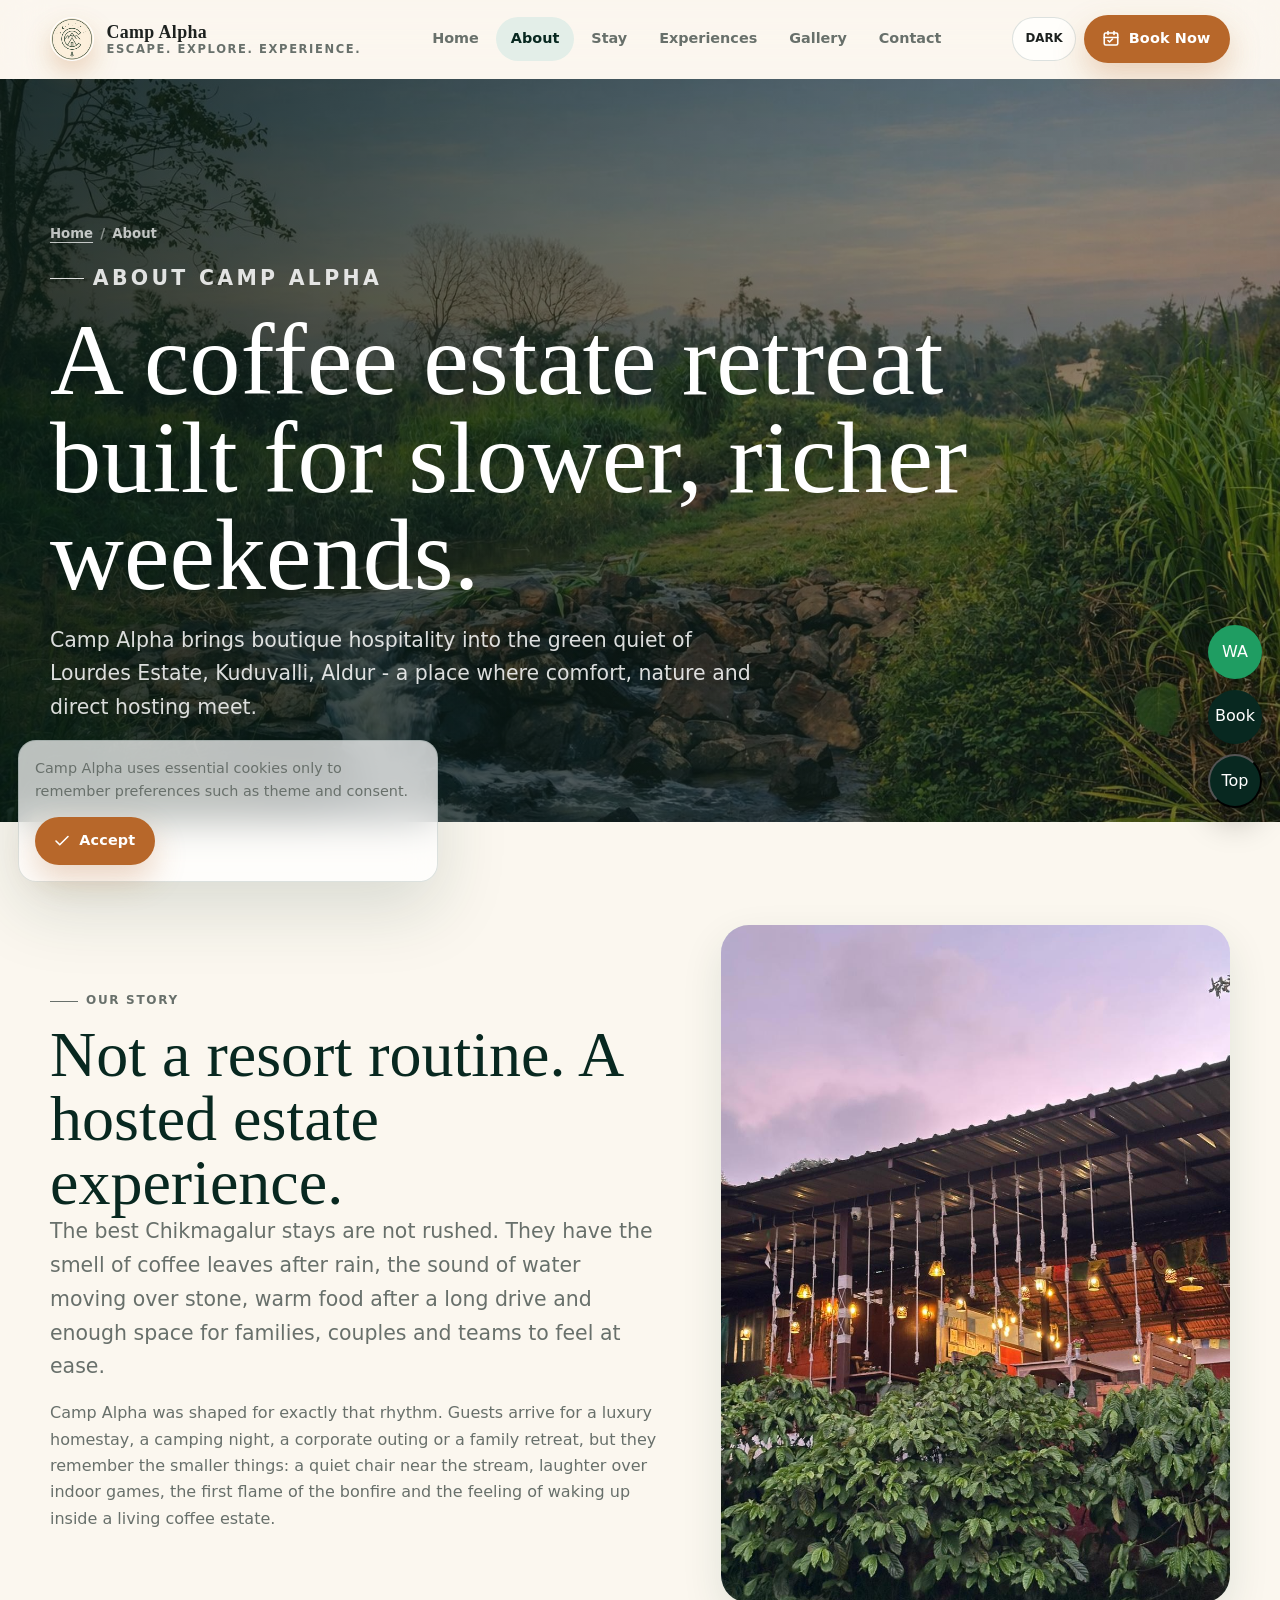
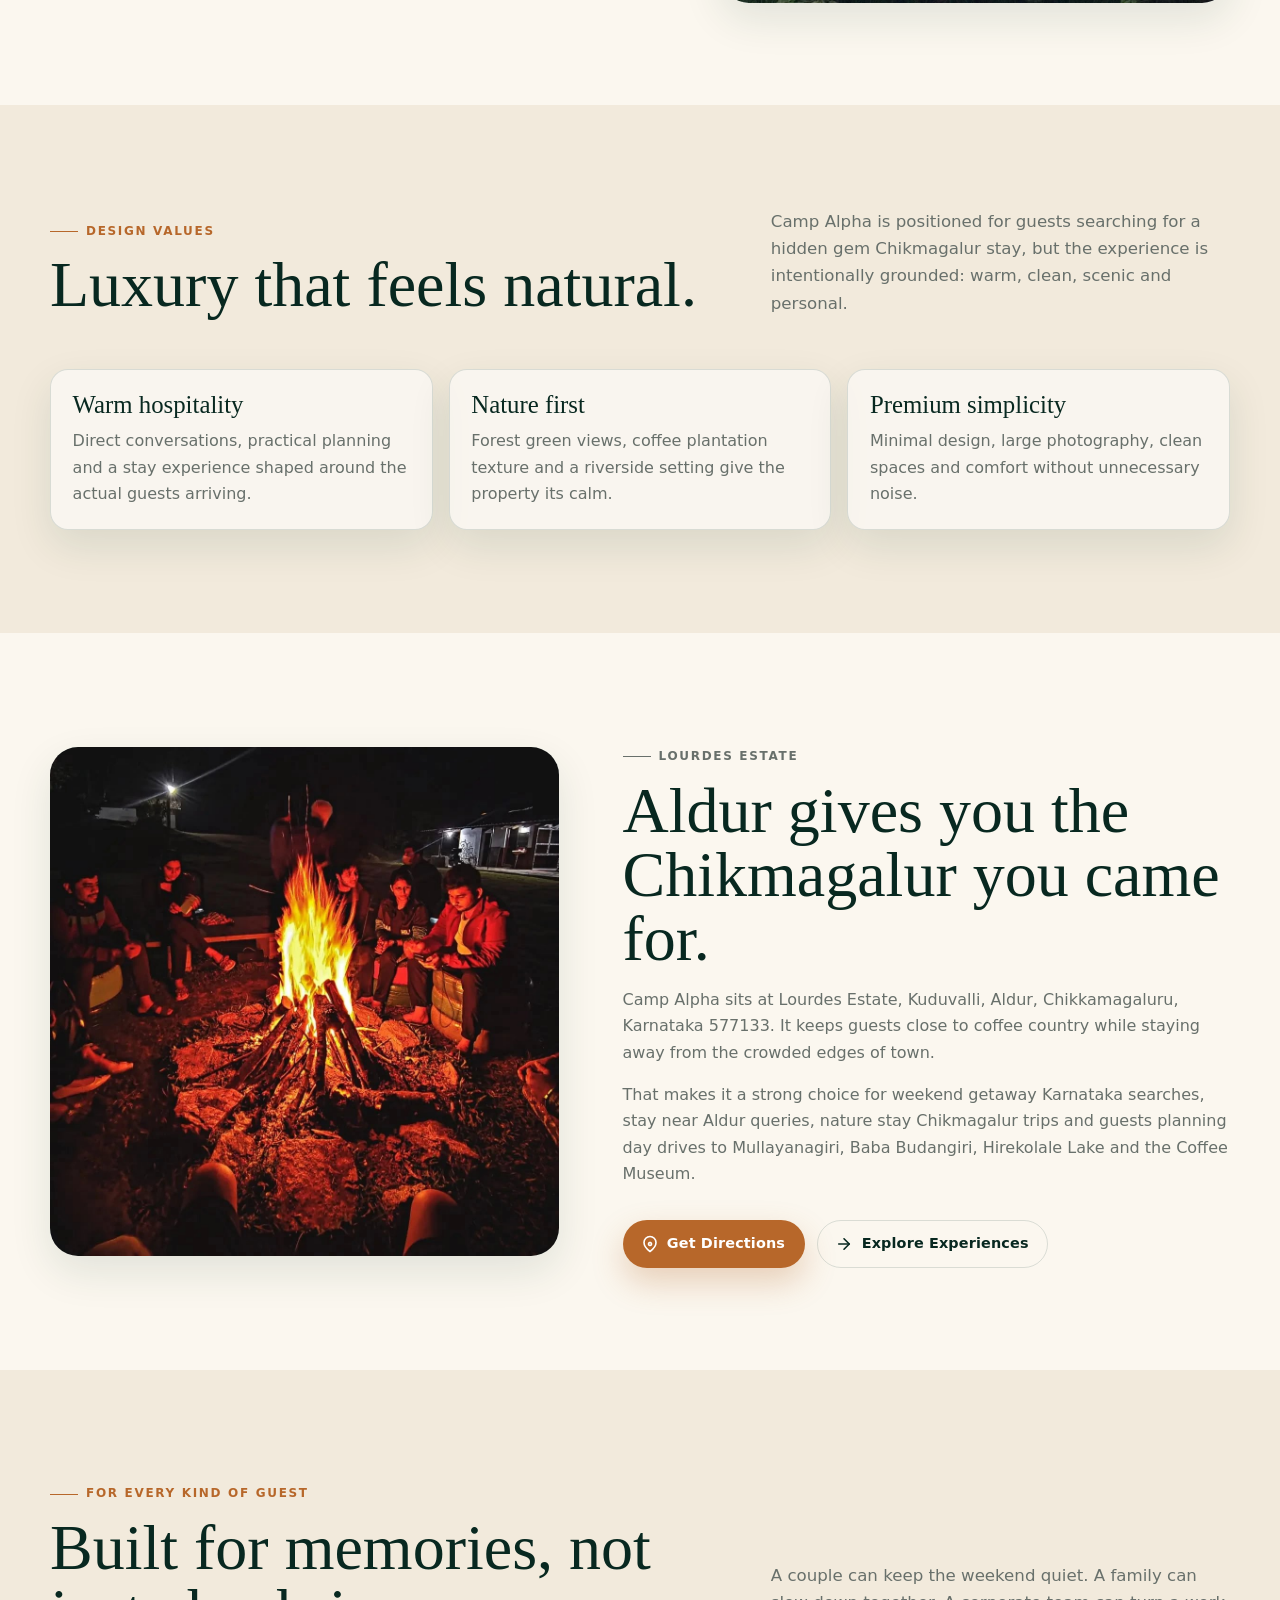
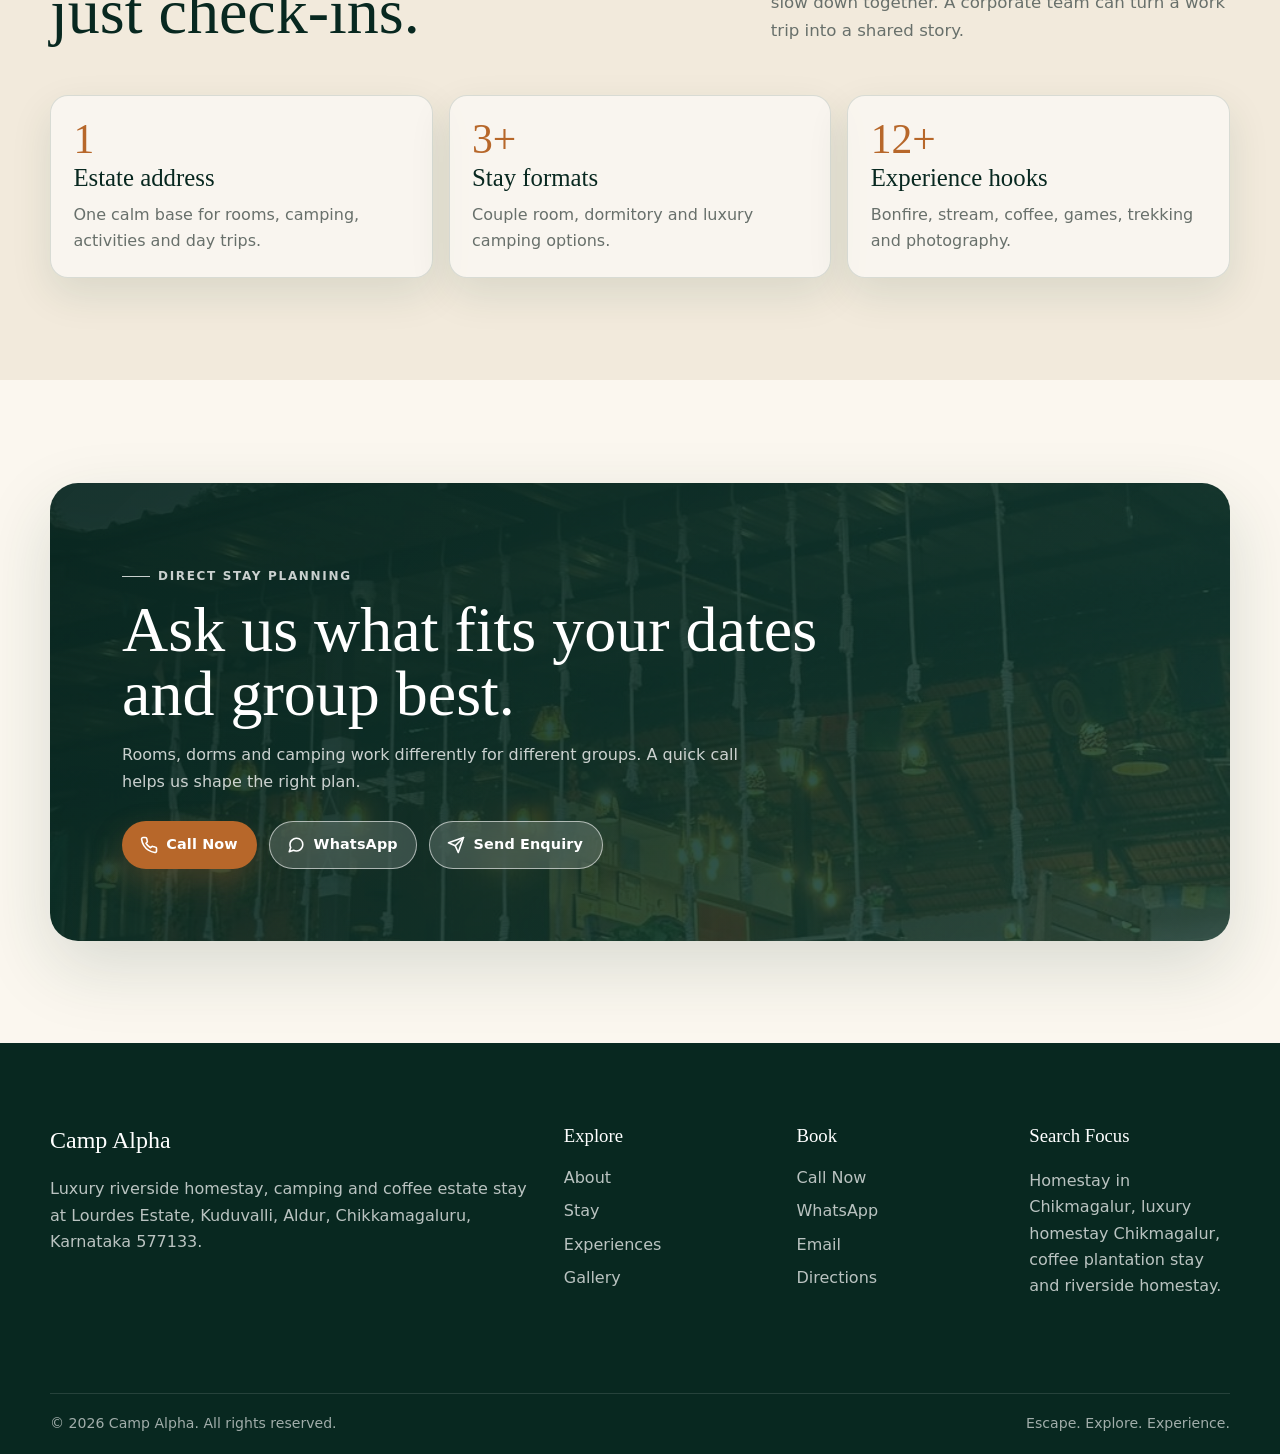
<file: about.html>
<!doctype html>
<html lang="en-IN">
<head>
  <meta charset="utf-8">
  <meta name="viewport" content="width=device-width, initial-scale=1">
  <title>About Camp Alpha | Coffee Estate Homestay in Chikmagalur Near Aldur</title>
  <meta name="description" content="Discover Camp Alpha, a premium coffee estate homestay in Aldur, Chikmagalur with riverside calm, family hospitality, camping, bonfire nights and nature-led retreats.">
  <meta name="robots" content="index, follow">
  <link rel="canonical" href="https://campalpha.co.in/about.html">
  <link rel="icon" href="images/icon-192.png" type="image/png">
  <link rel="manifest" href="manifest.webmanifest">
  <meta name="theme-color" content="#123d31">
  <meta property="og:type" content="website">
  <meta property="og:site_name" content="Camp Alpha">
  <meta property="og:title" content="About Camp Alpha | Coffee Estate Homestay in Chikmagalur">
  <meta property="og:description" content="A luxury riverside homestay and camping retreat inside Lourdes Estate, Aldur, Chikkamagaluru.">
  <meta property="og:url" content="https://campalpha.co.in/about.html">
  <meta property="og:image" content="https://campalpha.co.in/images/share-preview.jpg">
  <meta name="twitter:card" content="summary_large_image">
  <meta name="twitter:title" content="About Camp Alpha | Coffee Estate Homestay in Chikmagalur">
  <meta name="twitter:description" content="Warm hospitality, coffee estate silence and riverside stays near Aldur.">
  <meta name="twitter:image" content="https://campalpha.co.in/images/share-preview.jpg">
  <link rel="stylesheet" href="styles.css">
  <script type="application/ld+json">
  {
    "@context": "https://schema.org",
    "@graph": [
      {
        "@type": "LodgingBusiness",
        "@id": "https://campalpha.co.in/#lodging",
        "name": "Camp Alpha",
        "url": "https://campalpha.co.in/",
        "image": "https://campalpha.co.in/images/share-preview.jpg",
        "telephone": "+917483717675",
        "email": "alphacamp.ckm@gmail.com",
        "address": {
          "@type": "PostalAddress",
          "streetAddress": "Lourdes Estate, Kuduvalli, Aldur",
          "addressLocality": "Chikkamagaluru",
          "addressRegion": "Karnataka",
          "postalCode": "577133",
          "addressCountry": "IN"
        },
        "hasMap": "https://maps.app.goo.gl/TQwAsmu9Sy5P6Amt7",
        "sameAs": ["https://instagram.com/campalpha.ckm"]
      },
      {
        "@type": "BreadcrumbList",
        "itemListElement": [
          { "@type": "ListItem", "position": 1, "name": "Home", "item": "https://campalpha.co.in/" },
          { "@type": "ListItem", "position": 2, "name": "About", "item": "https://campalpha.co.in/about.html" }
        ]
      }
    ]
  }
  </script>
</head>
<body>
  <div class="page-loader" aria-hidden="true"><div class="loader-mark"><span class="loader-ring"></span><span>Camp Alpha</span></div></div>
  <div class="custom-cursor" aria-hidden="true"></div>
  <div class="scroll-progress" aria-hidden="true"></div>
  <a class="skip-link" href="#main">Skip to content</a>

  <header class="site-header">
    <div class="container nav-shell">
      <a class="brand" href="index.html" aria-label="Camp Alpha home">
        <span class="brand-mark">CA</span><span class="brand-text"><span class="brand-name">Camp Alpha</span><span class="brand-tagline">Escape. Explore. Experience.</span></span>
      </a>
      <nav aria-label="Primary navigation">
        <button class="menu-toggle" type="button" data-menu-toggle aria-controls="primary-navigation" aria-expanded="false" aria-label="Open menu"><span class="menu-lines"></span></button>
        <ul class="nav-links" id="primary-navigation">
          <li><a href="index.html">Home</a></li>
          <li><a href="about.html" aria-current="page">About</a></li>
          <li><a href="stay.html">Stay</a></li>
          <li><a href="experiences.html">Experiences</a></li>
          <li><a href="gallery.html">Gallery</a></li>
          <li><a href="contact.html">Contact</a></li>
        </ul>
      </nav>
      <div class="nav-actions"><button class="icon-button" type="button" data-theme-toggle aria-label="Switch theme">D</button><a class="btn btn-primary" href="contact.html#booking">Book Now</a></div>
    </div>
  </header>

  <main id="main">
    <section class="page-hero" aria-labelledby="about-page-title">
      <img src="images/share-preview.jpg" width="1536" height="1024" alt="Camp Alpha coffee estate homestay in Chikmagalur">
      <div class="container">
        <ol class="breadcrumb" aria-label="Breadcrumb">
          <li><a href="index.html">Home</a></li>
          <li>About</li>
        </ol>
        <p class="eyebrow">About Camp Alpha</p>
        <h1 id="about-page-title">A coffee estate retreat built for slower, richer weekends.</h1>
        <p>Camp Alpha brings boutique hospitality into the green quiet of Lourdes Estate, Kuduvalli, Aldur - a place where comfort, nature and direct hosting meet.</p>
      </div>
    </section>

    <section class="section" aria-labelledby="story-title">
      <div class="container split">
        <div class="split-copy reveal">
          <p class="kicker">Our story</p>
          <h2 id="story-title">Not a resort routine. A hosted estate experience.</h2>
          <p class="lead">The best Chikmagalur stays are not rushed. They have the smell of coffee leaves after rain, the sound of water moving over stone, warm food after a long drive and enough space for families, couples and teams to feel at ease.</p>
          <p>Camp Alpha was shaped for exactly that rhythm. Guests arrive for a luxury homestay, a camping night, a corporate outing or a family retreat, but they remember the smaller things: a quiet chair near the stream, laughter over indoor games, the first flame of the bonfire and the feeling of waking up inside a living coffee estate.</p>
        </div>
        <div class="image-frame tall reveal">
          <img src="images/hero-bg.jpg" width="1254" height="1254" loading="lazy" alt="Riverside coffee plantation setting at Camp Alpha Aldur">
        </div>
      </div>
    </section>

    <section class="section section-alt" aria-labelledby="values-title">
      <div class="container">
        <div class="section-head">
          <div>
            <p class="kicker">Design values</p>
            <h2 class="section-title" id="values-title">Luxury that feels natural.</h2>
          </div>
          <p class="section-text">Camp Alpha is positioned for guests searching for a hidden gem Chikmagalur stay, but the experience is intentionally grounded: warm, clean, scenic and personal.</p>
        </div>
        <div class="values-grid">
          <article class="card reveal"><h3>Warm hospitality</h3><p>Direct conversations, practical planning and a stay experience shaped around the actual guests arriving.</p></article>
          <article class="card reveal"><h3>Nature first</h3><p>Forest green views, coffee plantation texture and a riverside setting give the property its calm.</p></article>
          <article class="card reveal"><h3>Premium simplicity</h3><p>Minimal design, large photography, clean spaces and comfort without unnecessary noise.</p></article>
        </div>
      </div>
    </section>

    <section class="section" aria-labelledby="estate-title">
      <div class="container split reverse">
        <div class="split-copy reveal">
          <p class="kicker">Lourdes Estate</p>
          <h2 id="estate-title">Aldur gives you the Chikmagalur you came for.</h2>
          <p>Camp Alpha sits at Lourdes Estate, Kuduvalli, Aldur, Chikkamagaluru, Karnataka 577133. It keeps guests close to coffee country while staying away from the crowded edges of town.</p>
          <p>That makes it a strong choice for weekend getaway Karnataka searches, stay near Aldur queries, nature stay Chikmagalur trips and guests planning day drives to Mullayanagiri, Baba Budangiri, Hirekolale Lake and the Coffee Museum.</p>
          <div class="hero-actions">
            <a class="btn btn-primary" href="https://maps.app.goo.gl/TQwAsmu9Sy5P6Amt7">Get Directions</a>
            <a class="btn btn-outline" href="experiences.html">Explore Experiences</a>
          </div>
        </div>
        <div class="image-frame reveal">
          <img src="images/gallery-2.jpg" width="1080" height="1080" loading="lazy" alt="Coffee estate nature setting near Aldur Chikmagalur">
        </div>
      </div>
    </section>

    <section class="section section-alt" aria-labelledby="memory-title">
      <div class="container">
        <div class="section-head">
          <div>
            <p class="kicker">For every kind of guest</p>
            <h2 class="section-title" id="memory-title">Built for memories, not just check-ins.</h2>
          </div>
          <p class="section-text">A couple can keep the weekend quiet. A family can slow down together. A corporate team can turn a work trip into a shared story.</p>
        </div>
        <div class="card-grid">
          <article class="story-card reveal"><span class="counter" data-counter="1" data-suffix="">0</span><h3>Estate address</h3><p>One calm base for rooms, camping, activities and day trips.</p></article>
          <article class="story-card reveal"><span class="counter" data-counter="3" data-suffix="+">0</span><h3>Stay formats</h3><p>Couple room, dormitory and luxury camping options.</p></article>
          <article class="story-card reveal"><span class="counter" data-counter="13" data-suffix="+">0</span><h3>Experience hooks</h3><p>Bonfire, stream, coffee, games, trekking and photography.</p></article>
        </div>
      </div>
    </section>

    <section class="section">
      <div class="container">
        <div class="cta-band reveal">
          <p class="kicker">Direct stay planning</p>
          <h2>Ask us what fits your dates and group best.</h2>
          <p>Rooms, dorms and camping work differently for different groups. A quick call helps us shape the right plan.</p>
          <div class="cta-actions">
            <a class="btn btn-primary" href="tel:+917483717675">Call Now</a>
            <a class="btn btn-secondary" href="https://wa.me/917483717675?text=Hello%20Camp%20Alpha,%20I%20would%20like%20to%20book%20a%20stay.">WhatsApp</a>
            <a class="btn btn-secondary" href="contact.html#booking">Send Enquiry</a>
          </div>
        </div>
      </div>
    </section>
  </main>

  <footer class="site-footer">
    <div class="container footer-grid">
      <div><h2>Camp Alpha</h2><p>Luxury riverside homestay, camping and coffee estate stay at Lourdes Estate, Kuduvalli, Aldur, Chikkamagaluru, Karnataka 577133.</p></div>
      <div><h3>Explore</h3><ul class="footer-links"><li><a href="about.html">About</a></li><li><a href="stay.html">Stay</a></li><li><a href="experiences.html">Experiences</a></li><li><a href="gallery.html">Gallery</a></li></ul></div>
      <div><h3>Book</h3><ul class="footer-links"><li><a href="tel:+917483717675">Call Now</a></li><li><a href="https://wa.me/917483717675?text=Hello%20Camp%20Alpha,%20I%20would%20like%20to%20book%20a%20stay.">WhatsApp</a></li><li><a href="mailto:alphacamp.ckm@gmail.com">Email</a></li><li><a href="https://maps.app.goo.gl/TQwAsmu9Sy5P6Amt7">Directions</a></li></ul></div>
      <div><h3>Search Focus</h3><p>Homestay in Chikmagalur, luxury homestay Chikmagalur, coffee plantation stay and riverside homestay.</p></div>
    </div>
    <div class="container footer-bottom"><span>&copy; <span data-year></span> Camp Alpha. All rights reserved.</span><span>Escape. Explore. Experience.</span></div>
  </footer>

  <div class="floating-actions" aria-label="Floating booking actions">
    <a class="float-button whatsapp" href="https://wa.me/917483717675?text=Hello%20Camp%20Alpha,%20I%20would%20like%20to%20book%20a%20stay." aria-label="Chat on WhatsApp">WA</a>
    <a class="float-button" href="contact.html#booking" aria-label="Book now">Book</a>
    <button class="float-button" type="button" data-back-top aria-label="Back to top">Top</button>
  </div>
  <div class="mobile-sticky-cta" aria-label="Mobile quick actions"><a href="tel:+917483717675">Call</a><a href="https://wa.me/917483717675?text=Hello%20Camp%20Alpha,%20I%20would%20like%20to%20book%20a%20stay.">WhatsApp</a><a href="contact.html#booking">Book</a></div>
  <div class="cookie-consent" data-cookie-consent><p>Camp Alpha uses essential cookies only to remember preferences such as theme and consent.</p><button class="btn btn-primary" type="button" data-cookie-accept>Accept</button></div>
  <script src="script.js" defer></script>
</body>
</html>
</file>
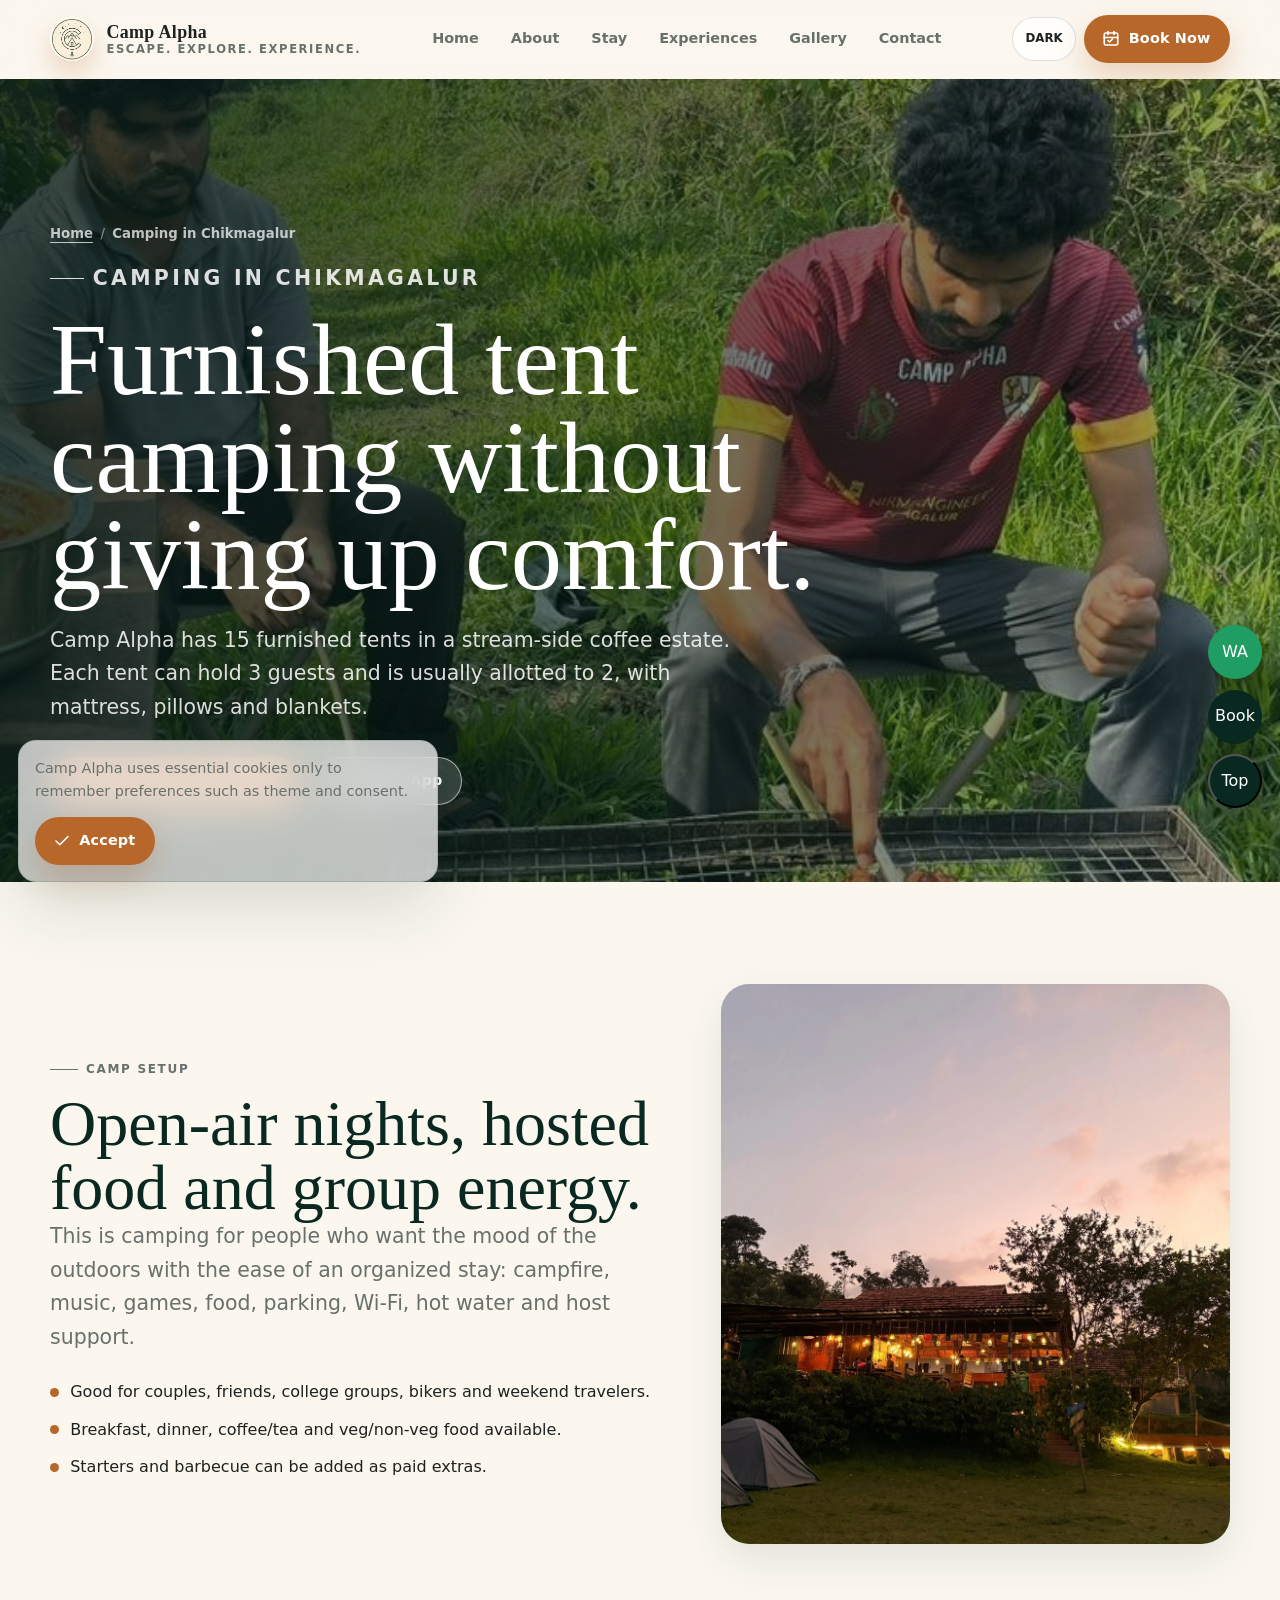
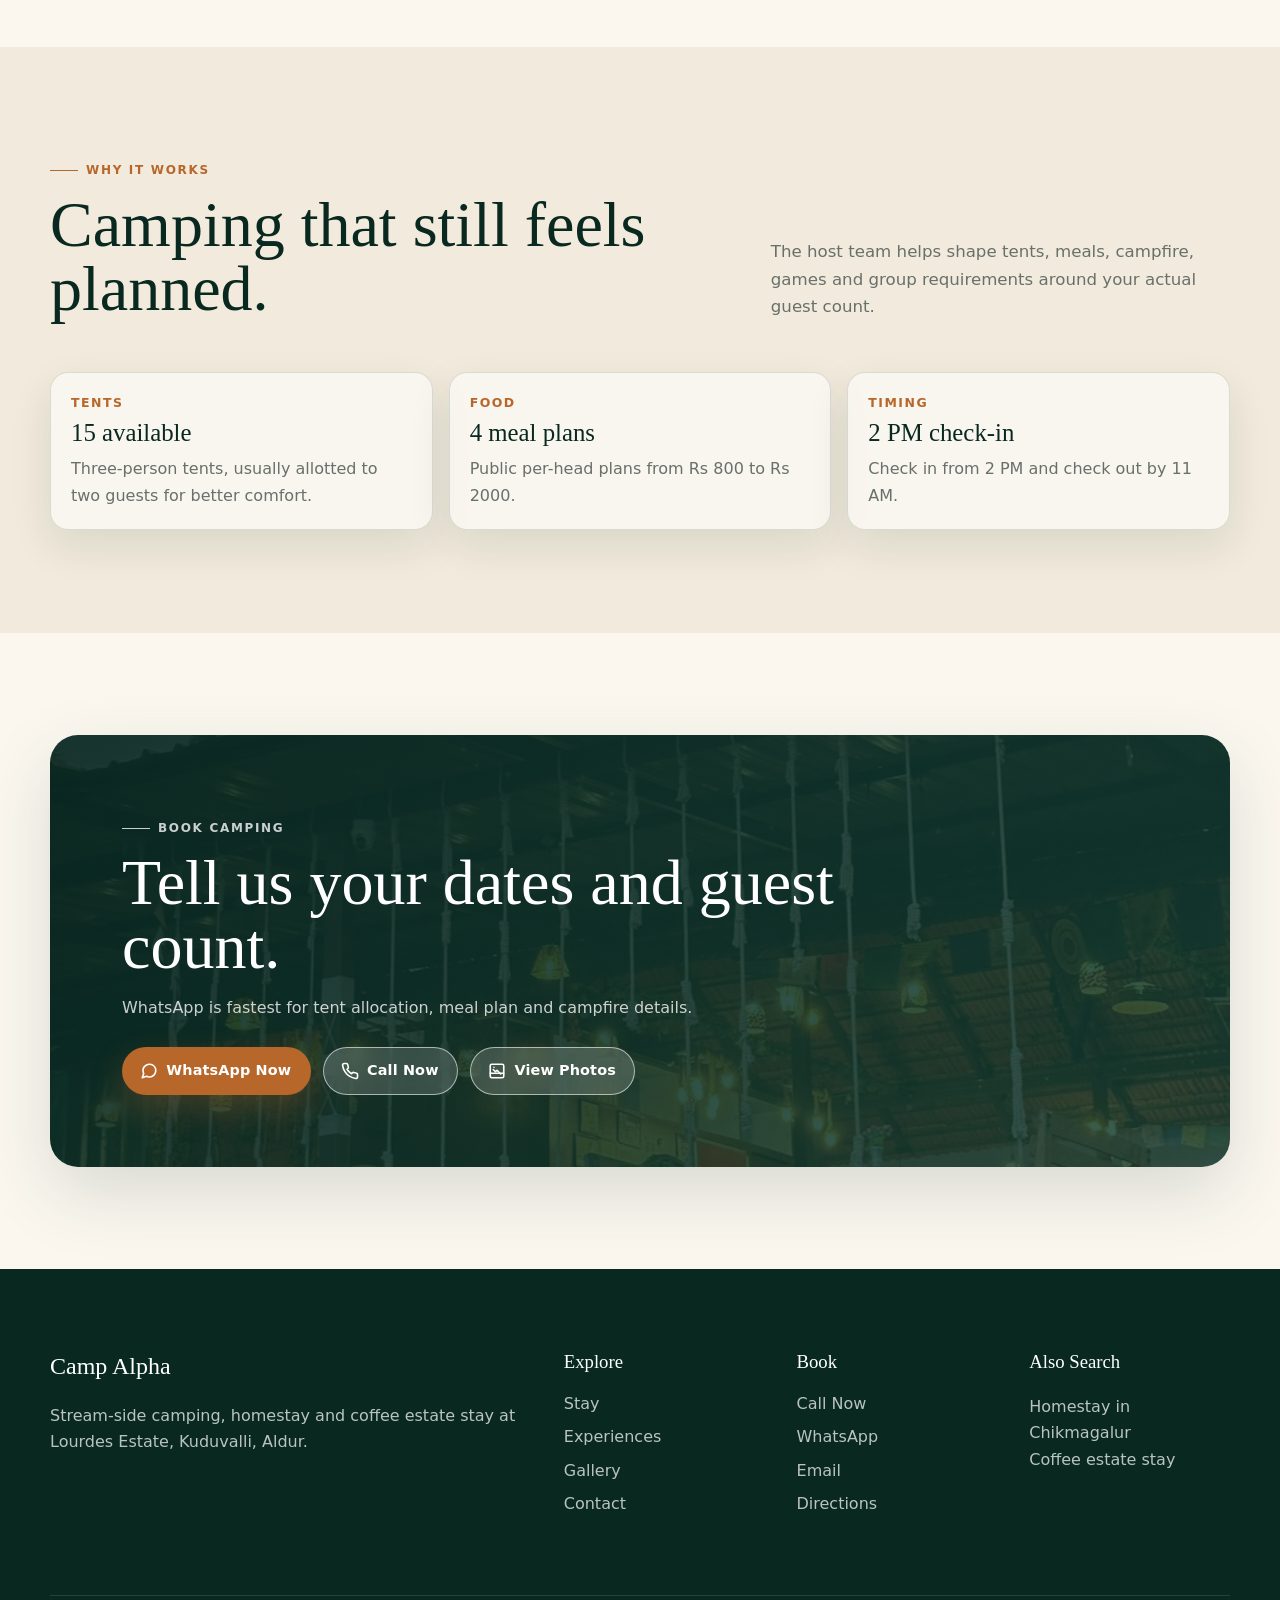
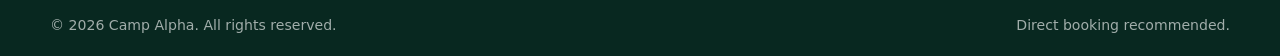
<file: camping-in-chikmagalur.html>
<!doctype html>
<html lang="en-IN">
<head>
  <meta charset="utf-8">
  <meta name="viewport" content="width=device-width, initial-scale=1">
  <title>Camping in Chikmagalur | Furnished Tents, Campfire and Food | Camp Alpha</title>
  <meta name="description" content="Book camping in Chikmagalur at Camp Alpha with 15 furnished tents, mattress, pillows, blankets, campfire, food, games and coffee estate setting.">
  <meta name="robots" content="index, follow">
  <link rel="canonical" href="https://campalpha.co.in/camping-in-chikmagalur.html">
  <link rel="icon" href="images/icon-192.png" type="image/png">
  <link rel="manifest" href="manifest.webmanifest">
  <meta name="theme-color" content="#123d31">
  <meta property="og:type" content="website">
  <meta property="og:site_name" content="Camp Alpha">
  <meta property="og:title" content="Camping in Chikmagalur | Camp Alpha">
  <meta property="og:description" content="Furnished tent camping in a stream-side coffee estate with food, campfire and games.">
  <meta property="og:url" content="https://campalpha.co.in/camping-in-chikmagalur.html">
  <meta property="og:image" content="https://campalpha.co.in/images/gallery-1.jpg">
  <meta name="twitter:card" content="summary_large_image">
  <meta name="twitter:image" content="https://campalpha.co.in/images/gallery-1.jpg">
  <link rel="stylesheet" href="styles.css">
</head>
<body>
  <div class="page-loader" aria-hidden="true"><div class="loader-mark"><span class="loader-ring"></span><span>Camp Alpha</span></div></div>
  <div class="custom-cursor" aria-hidden="true"></div><div class="scroll-progress" aria-hidden="true"></div><a class="skip-link" href="#main">Skip to content</a>
  <header class="site-header"><div class="container nav-shell"><a class="brand" href="index.html" aria-label="Camp Alpha home"><span class="brand-mark">CA</span><span class="brand-text"><span class="brand-name">Camp Alpha</span><span class="brand-tagline">Escape. Explore. Experience.</span></span></a><nav aria-label="Primary navigation"><button class="menu-toggle" type="button" data-menu-toggle aria-controls="primary-navigation" aria-expanded="false" aria-label="Open menu"><span class="menu-lines"></span></button><ul class="nav-links" id="primary-navigation"><li><a href="index.html">Home</a></li><li><a href="about.html">About</a></li><li><a href="stay.html">Stay</a></li><li><a href="experiences.html">Experiences</a></li><li><a href="gallery.html">Gallery</a></li><li><a href="contact.html">Contact</a></li></ul></nav><div class="nav-actions"><button class="icon-button" type="button" data-theme-toggle aria-label="Switch theme">D</button><a class="btn btn-primary" href="contact.html#booking">Book Now</a></div></div></header>
  <main id="main">
    <section class="page-hero" aria-labelledby="page-title"><img src="images/gallery-1.jpg" width="720" height="1280" alt="Camping in Chikmagalur at Camp Alpha"><div class="container"><ol class="breadcrumb" aria-label="Breadcrumb"><li><a href="index.html">Home</a></li><li>Camping in Chikmagalur</li></ol><p class="eyebrow">Camping in Chikmagalur</p><h1 id="page-title">Furnished tent camping without giving up comfort.</h1><p>Camp Alpha has 15 furnished tents in a stream-side coffee estate. Each tent can hold 3 guests and is usually allotted to 2, with mattress, pillows and blankets.</p><div class="hero-actions"><a class="btn btn-primary" href="contact.html#booking">Check Tent Availability</a><a class="btn btn-secondary" href="https://wa.me/917483717675?text=Hello%20Camp%20Alpha,%20I%20am%20looking%20for%20camping%20in%20Chikmagalur.">WhatsApp</a></div></div></section>
    <section class="section" aria-labelledby="camping-title"><div class="container split"><div class="split-copy reveal"><p class="kicker">Camp setup</p><h2 id="camping-title">Open-air nights, hosted food and group energy.</h2><p class="lead">This is camping for people who want the mood of the outdoors with the ease of an organized stay: campfire, music, games, food, parking, Wi-Fi, hot water and host support.</p><ul class="feature-list"><li>Good for couples, friends, college groups, bikers and weekend travelers.</li><li>Breakfast, dinner, coffee/tea and veg/non-veg food available.</li><li>Starters and barbecue can be added as paid extras.</li></ul></div><div class="image-frame tall reveal"><img src="images/gallery-3.jpg" width="1536" height="1152" loading="lazy" alt="Furnished tent camping at Camp Alpha Chikmagalur"></div></div></section>
    <section class="section section-alt" aria-labelledby="details-title"><div class="container"><div class="section-head"><div><p class="kicker">Why it works</p><h2 class="section-title" id="details-title">Camping that still feels planned.</h2></div><p class="section-text">The host team helps shape tents, meals, campfire, games and group requirements around your actual guest count.</p></div><div class="policy-grid"><article class="policy-card reveal"><strong>Tents</strong><h3>15 available</h3><p>Three-person tents, usually allotted to two guests for better comfort.</p></article><article class="policy-card reveal"><strong>Food</strong><h3>4 meal plans</h3><p>Public per-head plans from Rs 800 to Rs 2000.</p></article><article class="policy-card reveal"><strong>Timing</strong><h3>2 PM check-in</h3><p>Check in from 2 PM and check out by 11 AM.</p></article></div></div></section>
    <section class="section"><div class="container"><div class="cta-band reveal"><p class="kicker">Book camping</p><h2>Tell us your dates and guest count.</h2><p>WhatsApp is fastest for tent allocation, meal plan and campfire details.</p><div class="cta-actions"><a class="btn btn-primary" href="https://wa.me/917483717675?text=Hello%20Camp%20Alpha,%20I%20want%20to%20book%20camping%20in%20Chikmagalur.">WhatsApp Now</a><a class="btn btn-secondary" href="tel:+917483717675">Call Now</a><a class="btn btn-secondary" href="gallery.html">View Photos</a></div></div></div></section>
  </main>
  <footer class="site-footer"><div class="container footer-grid"><div><h2>Camp Alpha</h2><p>Stream-side camping, homestay and coffee estate stay at Lourdes Estate, Kuduvalli, Aldur.</p></div><div><h3>Explore</h3><ul class="footer-links"><li><a href="stay.html">Stay</a></li><li><a href="experiences.html">Experiences</a></li><li><a href="gallery.html">Gallery</a></li><li><a href="contact.html">Contact</a></li></ul></div><div><h3>Book</h3><ul class="footer-links"><li><a href="tel:+917483717675">Call Now</a></li><li><a href="https://wa.me/917483717675?text=Hello%20Camp%20Alpha,%20I%20would%20like%20to%20book%20a%20stay.">WhatsApp</a></li><li><a href="mailto:alphacamp.ckm@gmail.com">Email</a></li><li><a href="https://maps.app.goo.gl/TQwAsmu9Sy5P6Amt7">Directions</a></li></ul></div><div><h3>Also Search</h3><p><a href="homestay-in-chikmagalur.html">Homestay in Chikmagalur</a><br><a href="coffee-estate-stay-chikmagalur.html">Coffee estate stay</a></p></div></div><div class="container footer-bottom"><span>&copy; <span data-year></span> Camp Alpha. All rights reserved.</span><span>Direct booking recommended.</span></div></footer>
  <div class="floating-actions" aria-label="Floating booking actions"><a class="float-button whatsapp" href="https://wa.me/917483717675?text=Hello%20Camp%20Alpha,%20I%20would%20like%20to%20book%20a%20stay." aria-label="Chat on WhatsApp">WA</a><a class="float-button" href="contact.html#booking" aria-label="Book now">Book</a><button class="float-button" type="button" data-back-top aria-label="Back to top">Top</button></div><div class="mobile-sticky-cta" aria-label="Mobile quick actions"><a href="tel:+917483717675">Call</a><a href="https://wa.me/917483717675?text=Hello%20Camp%20Alpha,%20I%20would%20like%20to%20book%20a%20stay.">WhatsApp</a><a href="contact.html#booking">Book</a></div><div class="cookie-consent" data-cookie-consent><p>Camp Alpha uses essential cookies only to remember preferences such as theme and consent.</p><button class="btn btn-primary" type="button" data-cookie-accept>Accept</button></div><script src="script.js" defer></script>
</body>
</html>
</file>
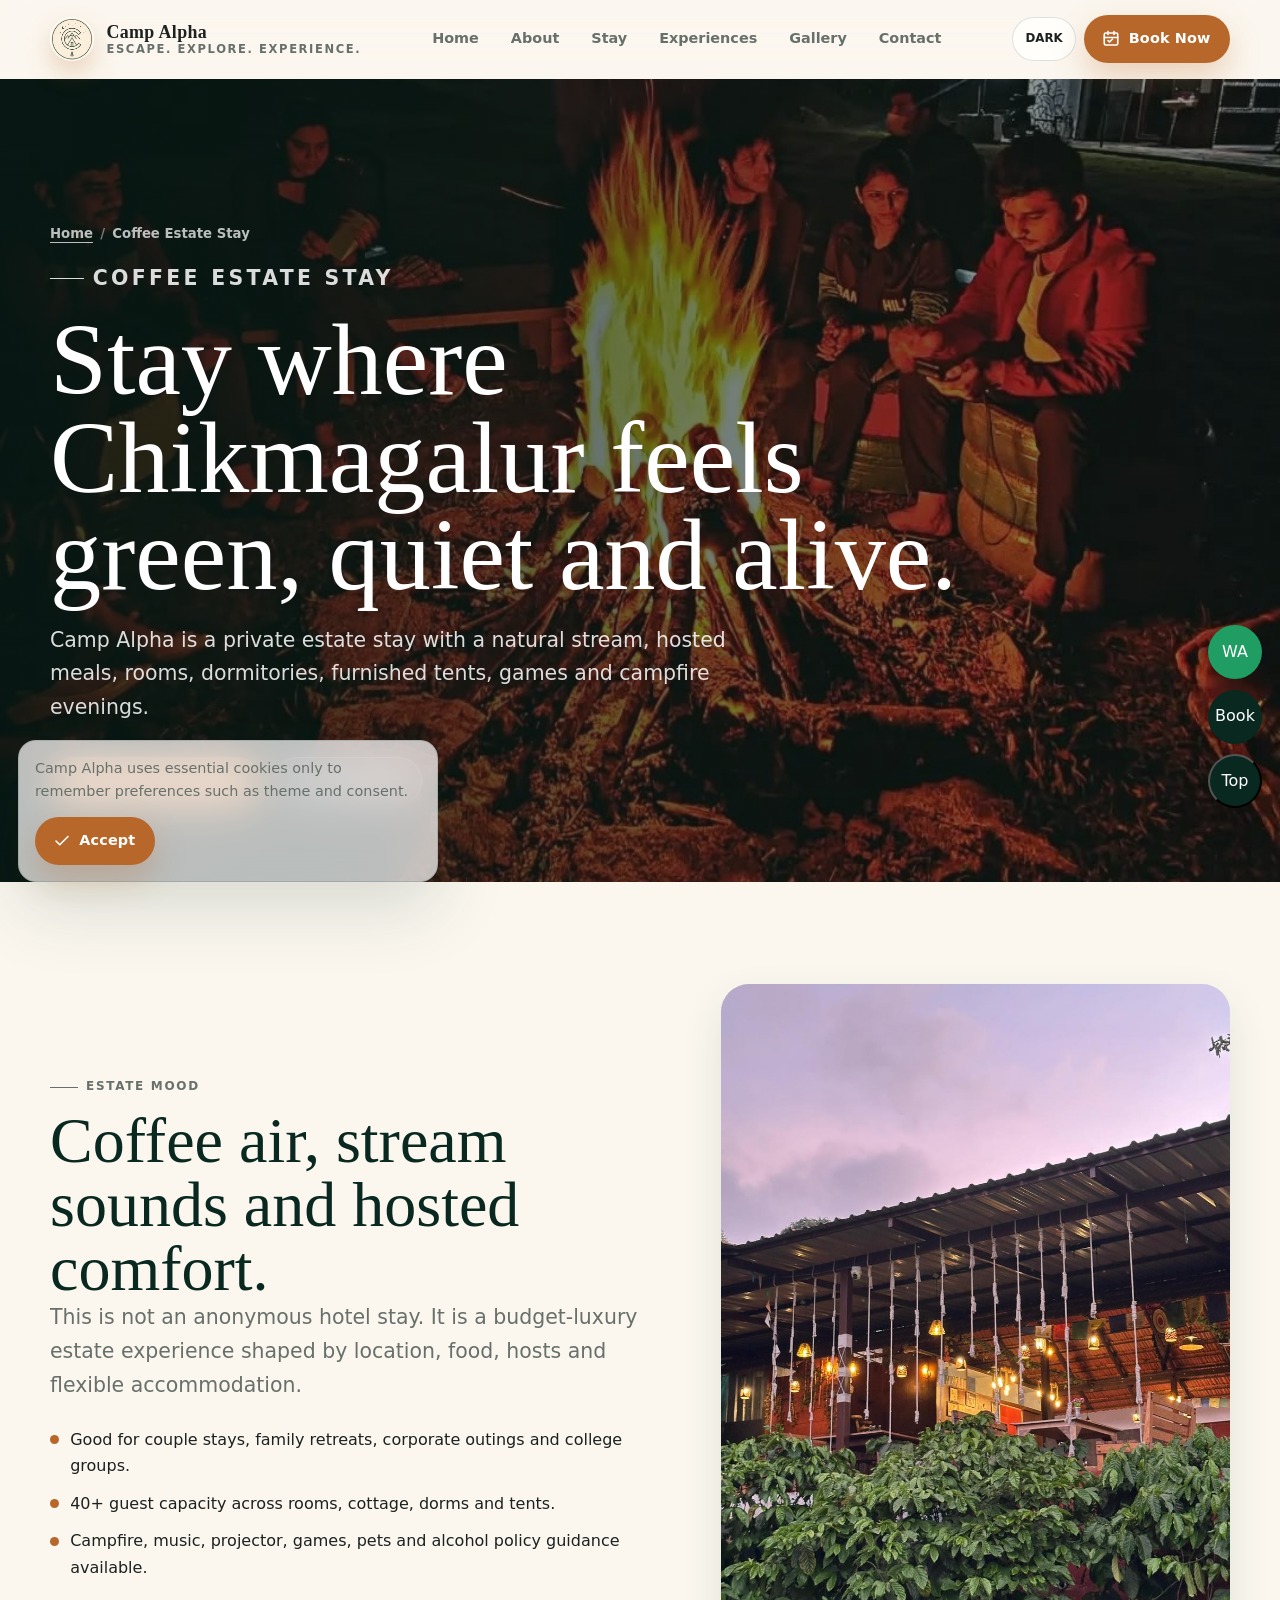
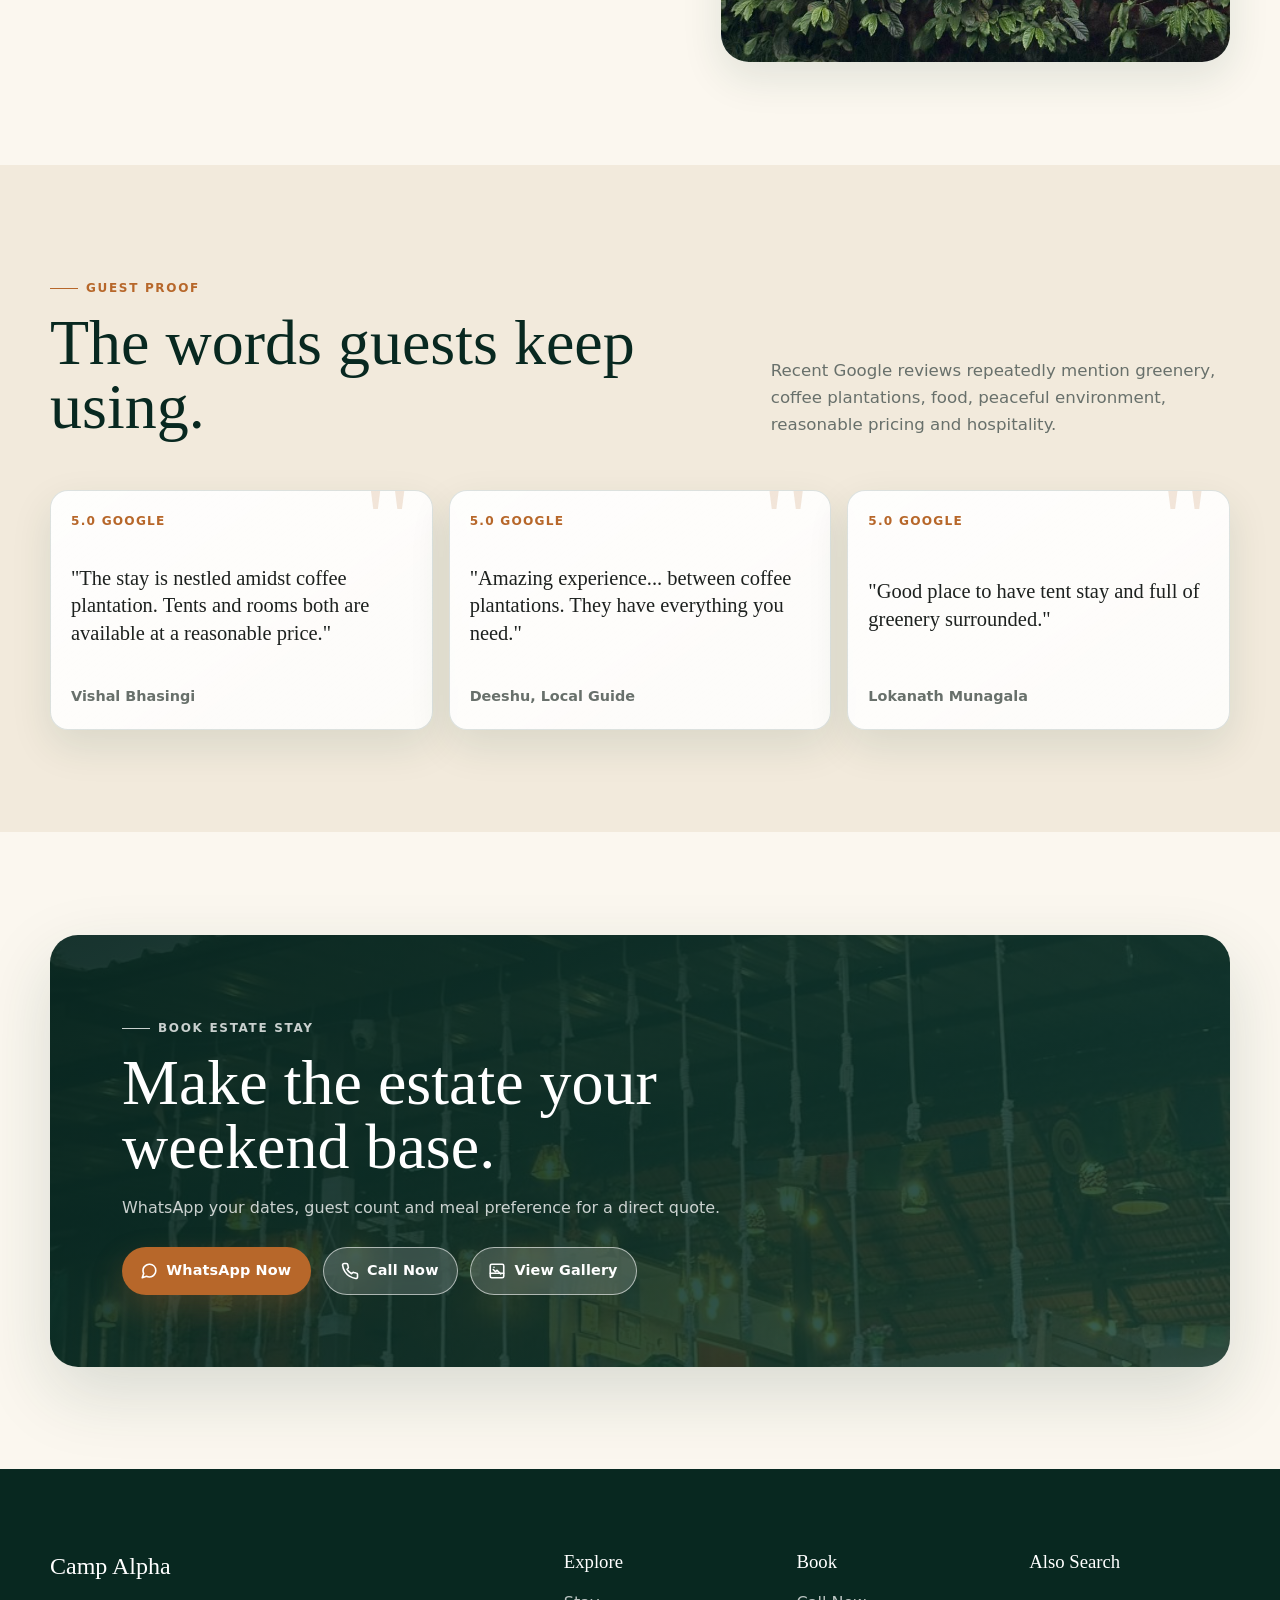
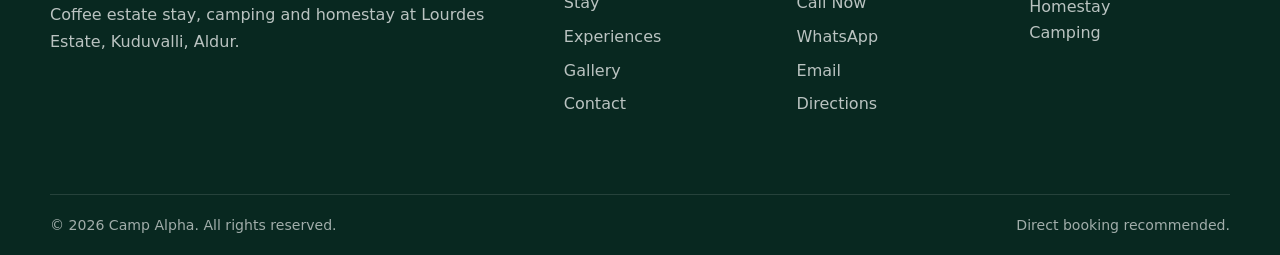
<file: coffee-estate-stay-chikmagalur.html>
<!doctype html>
<html lang="en-IN">
<head>
  <meta charset="utf-8">
  <meta name="viewport" content="width=device-width, initial-scale=1">
  <title>Coffee Estate Stay in Chikmagalur | Stream-side Camp Alpha</title>
  <meta name="description" content="Stay inside a Chikmagalur coffee estate at Camp Alpha with a natural stream, rooms, dormitories, furnished tents, food, campfire and games.">
  <meta name="robots" content="index, follow">
  <link rel="canonical" href="https://campalpha.co.in/coffee-estate-stay-chikmagalur.html">
  <link rel="icon" href="images/icon-192.png" type="image/png"><link rel="manifest" href="manifest.webmanifest"><meta name="theme-color" content="#123d31">
  <meta property="og:type" content="website"><meta property="og:site_name" content="Camp Alpha"><meta property="og:title" content="Coffee Estate Stay in Chikmagalur | Camp Alpha"><meta property="og:description" content="A stream-side coffee estate stay near Aldur for couples, families and groups."><meta property="og:url" content="https://campalpha.co.in/coffee-estate-stay-chikmagalur.html"><meta property="og:image" content="https://campalpha.co.in/images/gallery-2.jpg"><meta name="twitter:card" content="summary_large_image"><meta name="twitter:image" content="https://campalpha.co.in/images/gallery-2.jpg">
  <link rel="stylesheet" href="styles.css">
</head>
<body>
  <div class="page-loader" aria-hidden="true"><div class="loader-mark"><span class="loader-ring"></span><span>Camp Alpha</span></div></div><div class="custom-cursor" aria-hidden="true"></div><div class="scroll-progress" aria-hidden="true"></div><a class="skip-link" href="#main">Skip to content</a>
  <header class="site-header"><div class="container nav-shell"><a class="brand" href="index.html" aria-label="Camp Alpha home"><span class="brand-mark">CA</span><span class="brand-text"><span class="brand-name">Camp Alpha</span><span class="brand-tagline">Escape. Explore. Experience.</span></span></a><nav aria-label="Primary navigation"><button class="menu-toggle" type="button" data-menu-toggle aria-controls="primary-navigation" aria-expanded="false" aria-label="Open menu"><span class="menu-lines"></span></button><ul class="nav-links" id="primary-navigation"><li><a href="index.html">Home</a></li><li><a href="about.html">About</a></li><li><a href="stay.html">Stay</a></li><li><a href="experiences.html">Experiences</a></li><li><a href="gallery.html">Gallery</a></li><li><a href="contact.html">Contact</a></li></ul></nav><div class="nav-actions"><button class="icon-button" type="button" data-theme-toggle aria-label="Switch theme">D</button><a class="btn btn-primary" href="contact.html#booking">Book Now</a></div></div></header>
  <main id="main">
    <section class="page-hero" aria-labelledby="page-title"><img src="images/gallery-2.jpg" width="1080" height="1080" alt="Coffee estate stay in Chikmagalur at Camp Alpha"><div class="container"><ol class="breadcrumb" aria-label="Breadcrumb"><li><a href="index.html">Home</a></li><li>Coffee Estate Stay</li></ol><p class="eyebrow">Coffee estate stay</p><h1 id="page-title">Stay where Chikmagalur feels green, quiet and alive.</h1><p>Camp Alpha is a private estate stay with a natural stream, hosted meals, rooms, dormitories, furnished tents, games and campfire evenings.</p><div class="hero-actions"><a class="btn btn-primary" href="contact.html#booking">Check Availability</a><a class="btn btn-secondary" href="https://wa.me/917483717675?text=Hello%20Camp%20Alpha,%20I%20am%20looking%20for%20a%20coffee%20estate%20stay%20in%20Chikmagalur.">WhatsApp</a></div></div></section>
    <section class="section" aria-labelledby="estate-title"><div class="container split"><div class="split-copy reveal"><p class="kicker">Estate mood</p><h2 id="estate-title">Coffee air, stream sounds and hosted comfort.</h2><p class="lead">This is not an anonymous hotel stay. It is a budget-luxury estate experience shaped by location, food, hosts and flexible accommodation.</p><ul class="feature-list"><li>Good for couple stays, family retreats, corporate outings and college groups.</li><li>40+ guest capacity across rooms, cottage, dorms and tents.</li><li>Campfire, music, projector, games, pets and alcohol policy guidance available.</li></ul></div><div class="image-frame tall reveal"><img src="images/hero-bg.jpg" width="1254" height="1254" loading="lazy" alt="Natural stream and coffee estate setting at Camp Alpha"></div></div></section>
    <section class="section section-alt" aria-labelledby="proof-title"><div class="container"><div class="section-head"><div><p class="kicker">Guest proof</p><h2 class="section-title" id="proof-title">The words guests keep using.</h2></div><p class="section-text">Recent Google reviews repeatedly mention greenery, coffee plantations, food, peaceful environment, reasonable pricing and hospitality.</p></div><div class="review-grid"><figure class="review-card reveal"><span class="stars">5.0 Google</span><blockquote>"The stay is nestled amidst coffee plantation. Tents and rooms both are available at a reasonable price."</blockquote><figcaption>Vishal Bhasingi</figcaption></figure><figure class="review-card reveal"><span class="stars">5.0 Google</span><blockquote>"Amazing experience... between coffee plantations. They have everything you need."</blockquote><figcaption>Deeshu, Local Guide</figcaption></figure><figure class="review-card reveal"><span class="stars">5.0 Google</span><blockquote>"Good place to have tent stay and full of greenery surrounded."</blockquote><figcaption>Lokanath Munagala</figcaption></figure></div></div></section>
    <section class="section"><div class="container"><div class="cta-band reveal"><p class="kicker">Book estate stay</p><h2>Make the estate your weekend base.</h2><p>WhatsApp your dates, guest count and meal preference for a direct quote.</p><div class="cta-actions"><a class="btn btn-primary" href="https://wa.me/917483717675?text=Hello%20Camp%20Alpha,%20I%20want%20to%20book%20a%20coffee%20estate%20stay.">WhatsApp Now</a><a class="btn btn-secondary" href="tel:+917483717675">Call Now</a><a class="btn btn-secondary" href="gallery.html">View Gallery</a></div></div></div></section>
  </main>
  <footer class="site-footer"><div class="container footer-grid"><div><h2>Camp Alpha</h2><p>Coffee estate stay, camping and homestay at Lourdes Estate, Kuduvalli, Aldur.</p></div><div><h3>Explore</h3><ul class="footer-links"><li><a href="stay.html">Stay</a></li><li><a href="experiences.html">Experiences</a></li><li><a href="gallery.html">Gallery</a></li><li><a href="contact.html">Contact</a></li></ul></div><div><h3>Book</h3><ul class="footer-links"><li><a href="tel:+917483717675">Call Now</a></li><li><a href="https://wa.me/917483717675?text=Hello%20Camp%20Alpha,%20I%20would%20like%20to%20book%20a%20stay.">WhatsApp</a></li><li><a href="mailto:alphacamp.ckm@gmail.com">Email</a></li><li><a href="https://maps.app.goo.gl/TQwAsmu9Sy5P6Amt7">Directions</a></li></ul></div><div><h3>Also Search</h3><p><a href="homestay-in-chikmagalur.html">Homestay</a><br><a href="camping-in-chikmagalur.html">Camping</a></p></div></div><div class="container footer-bottom"><span>&copy; <span data-year></span> Camp Alpha. All rights reserved.</span><span>Direct booking recommended.</span></div></footer>
  <div class="floating-actions" aria-label="Floating booking actions"><a class="float-button whatsapp" href="https://wa.me/917483717675?text=Hello%20Camp%20Alpha,%20I%20would%20like%20to%20book%20a%20stay." aria-label="Chat on WhatsApp">WA</a><a class="float-button" href="contact.html#booking" aria-label="Book now">Book</a><button class="float-button" type="button" data-back-top aria-label="Back to top">Top</button></div><div class="mobile-sticky-cta" aria-label="Mobile quick actions"><a href="tel:+917483717675">Call</a><a href="https://wa.me/917483717675?text=Hello%20Camp%20Alpha,%20I%20would%20like%20to%20book%20a%20stay.">WhatsApp</a><a href="contact.html#booking">Book</a></div><div class="cookie-consent" data-cookie-consent><p>Camp Alpha uses essential cookies only to remember preferences such as theme and consent.</p><button class="btn btn-primary" type="button" data-cookie-accept>Accept</button></div><script src="script.js" defer></script>
</body>
</html>
</file>
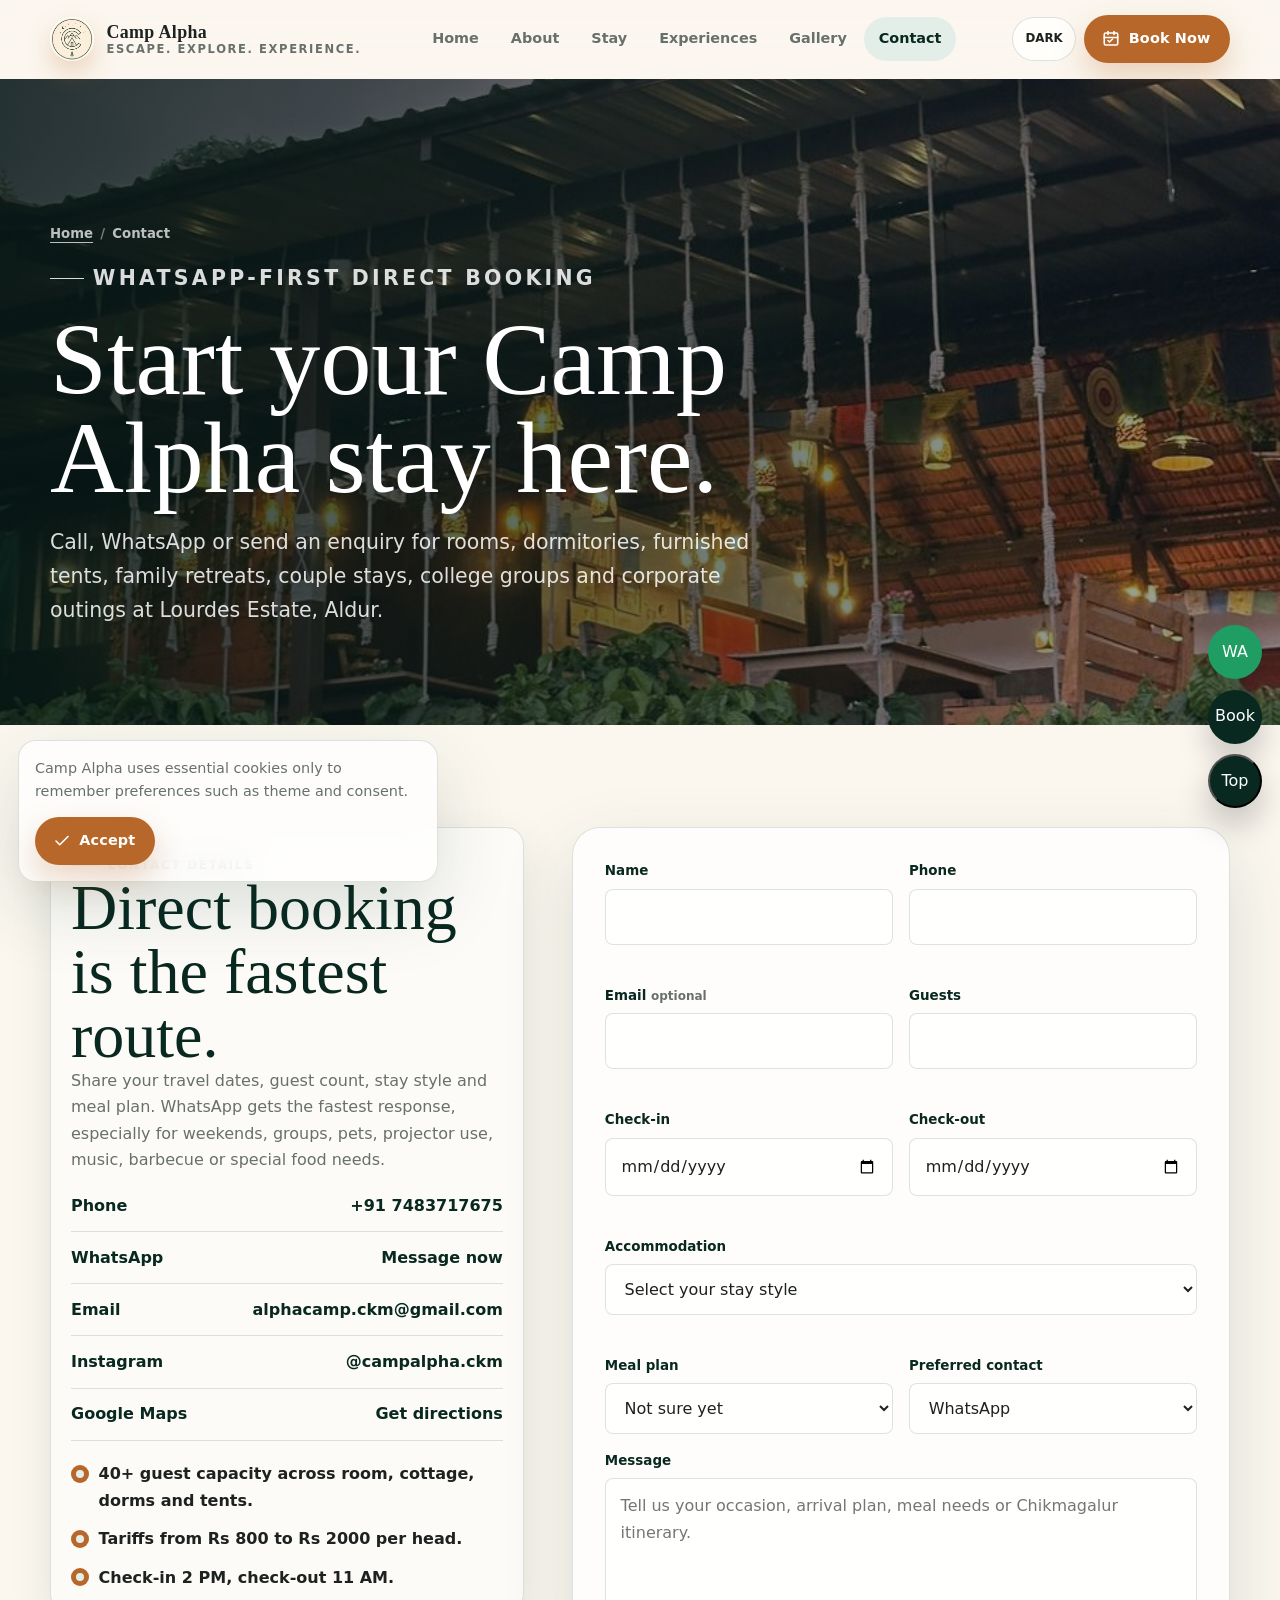
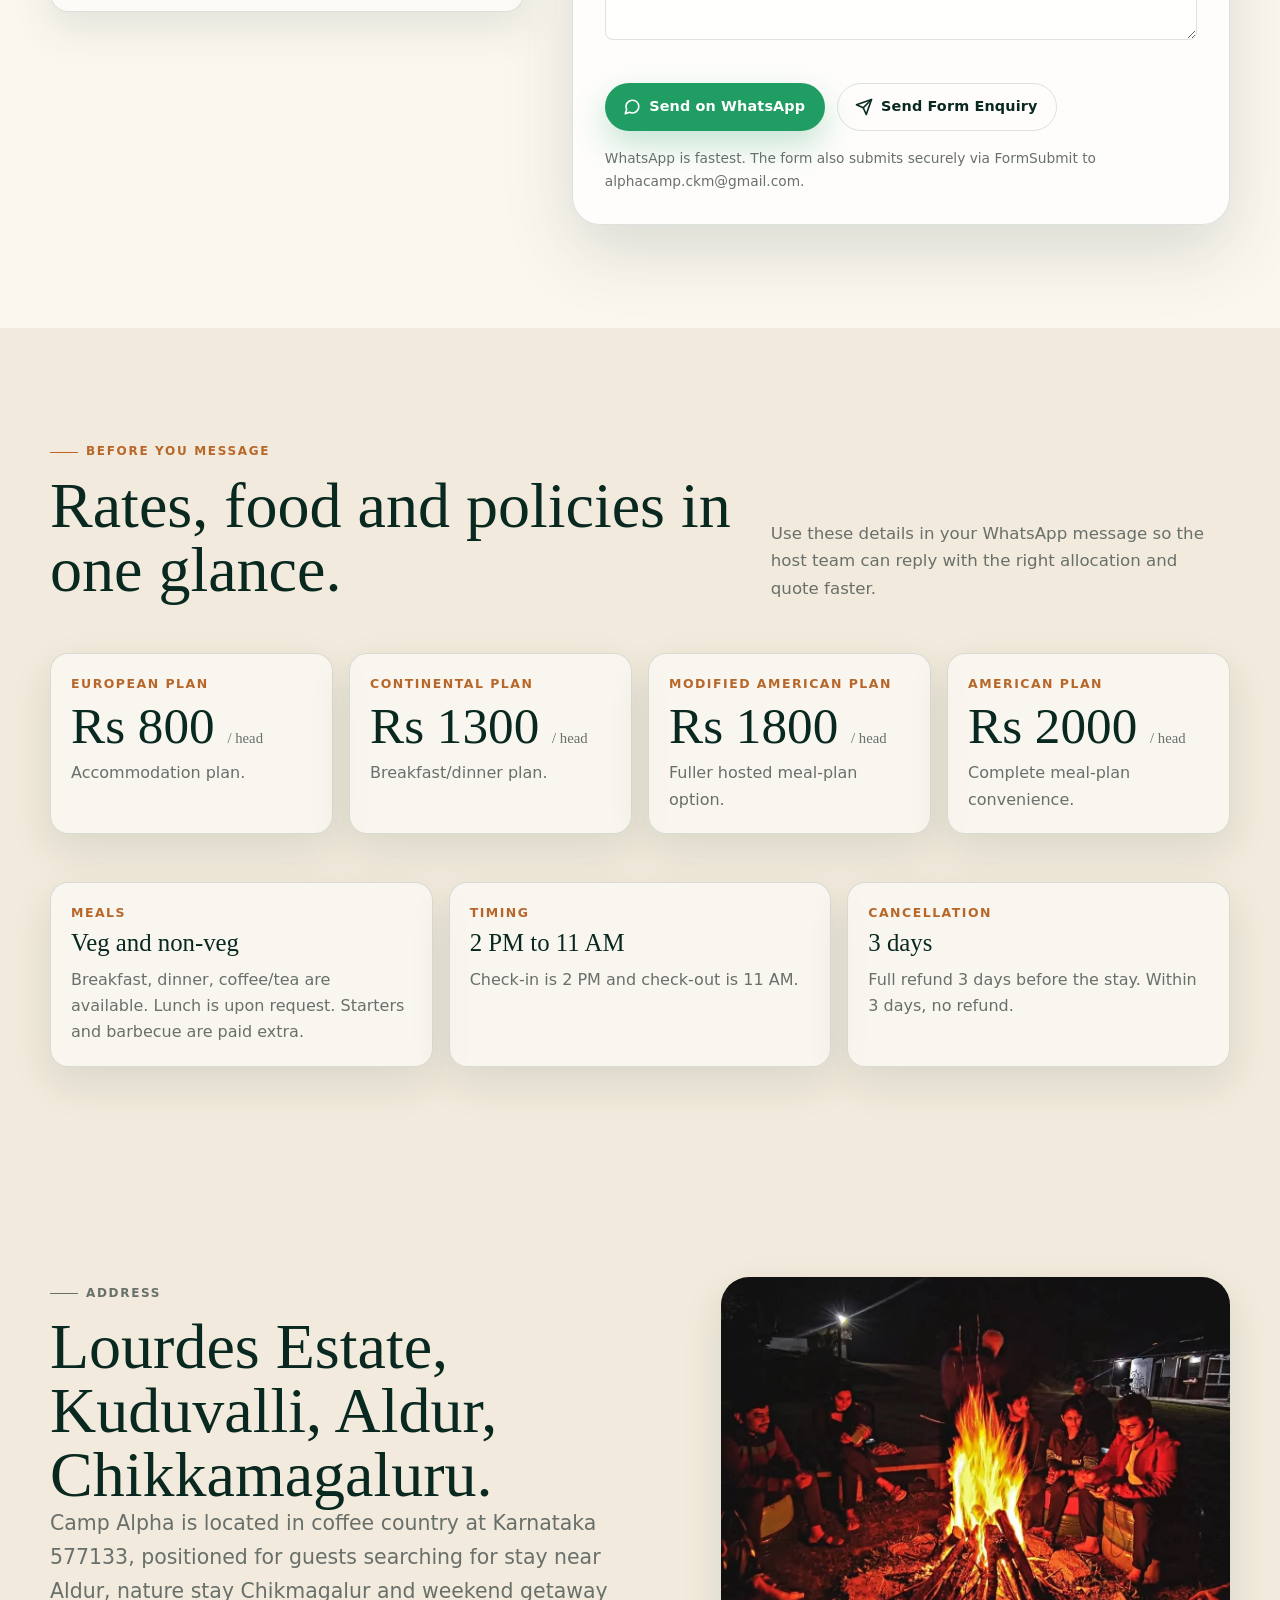
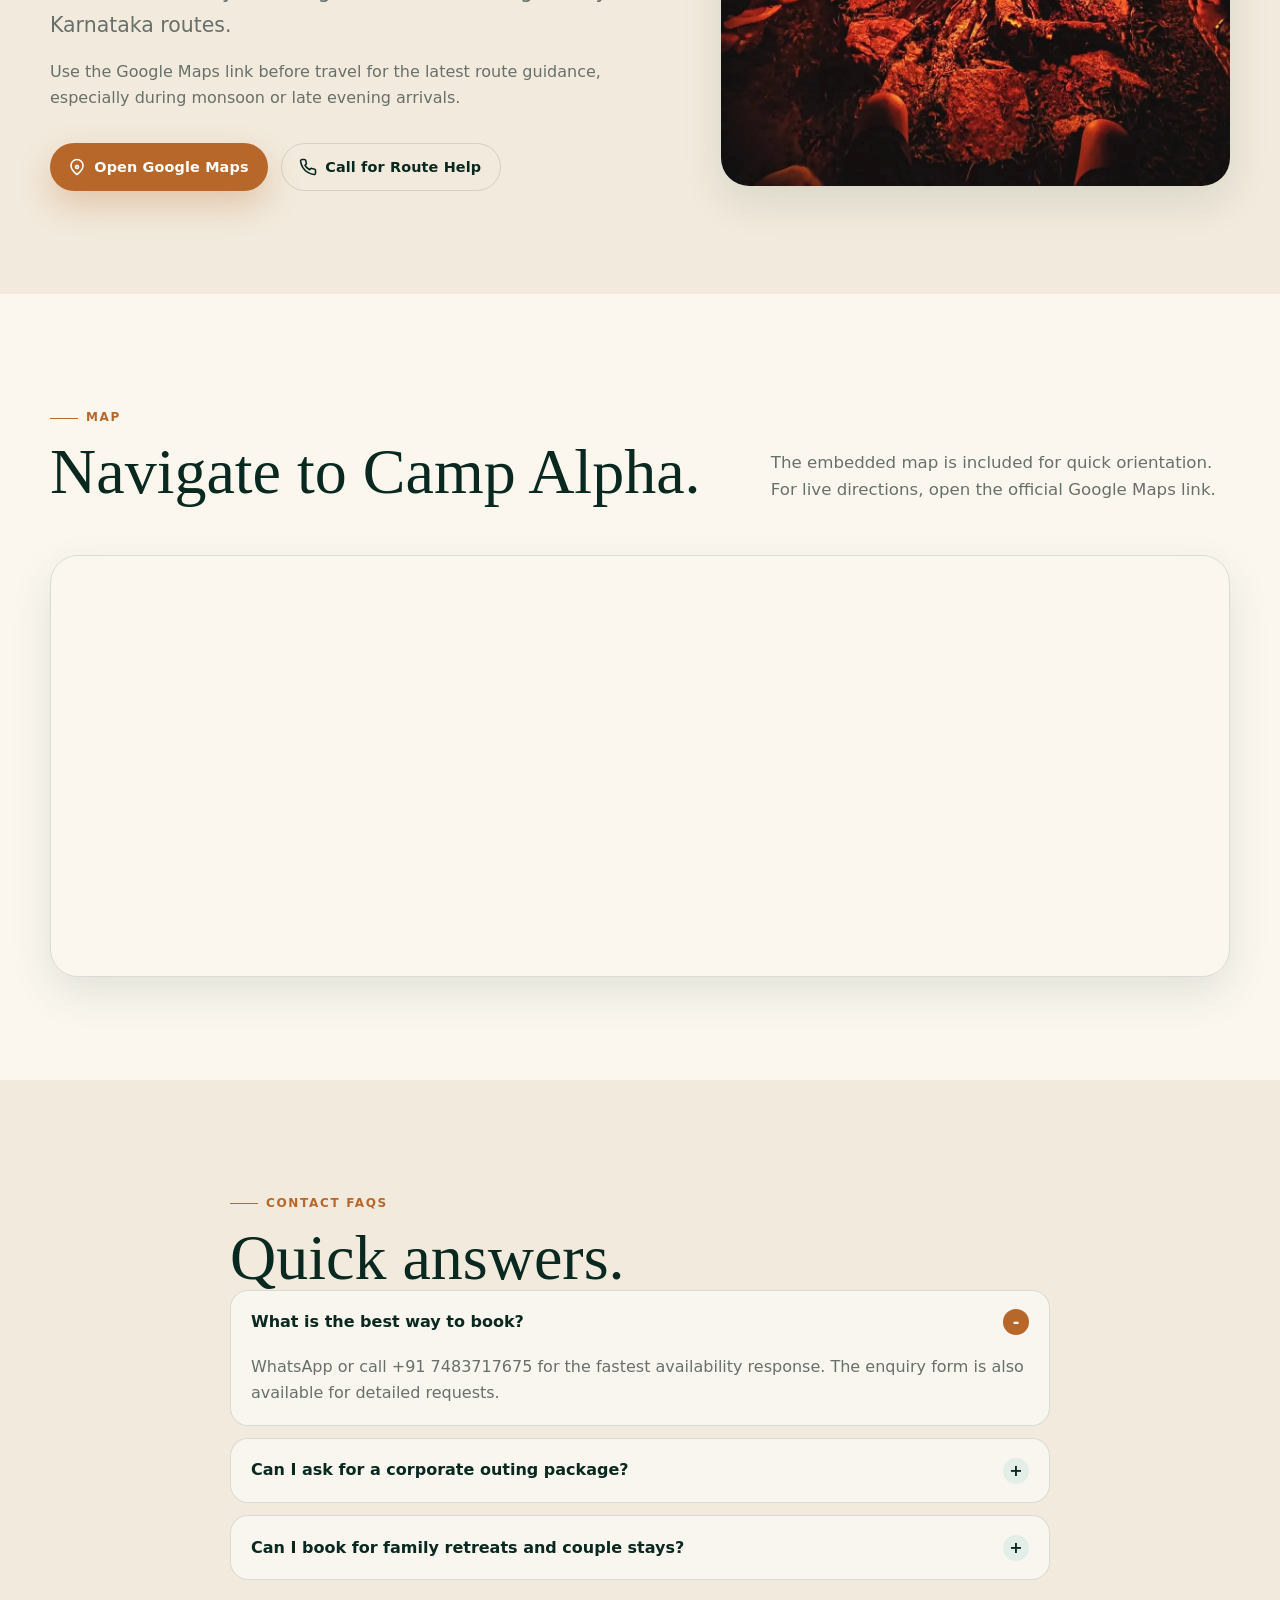
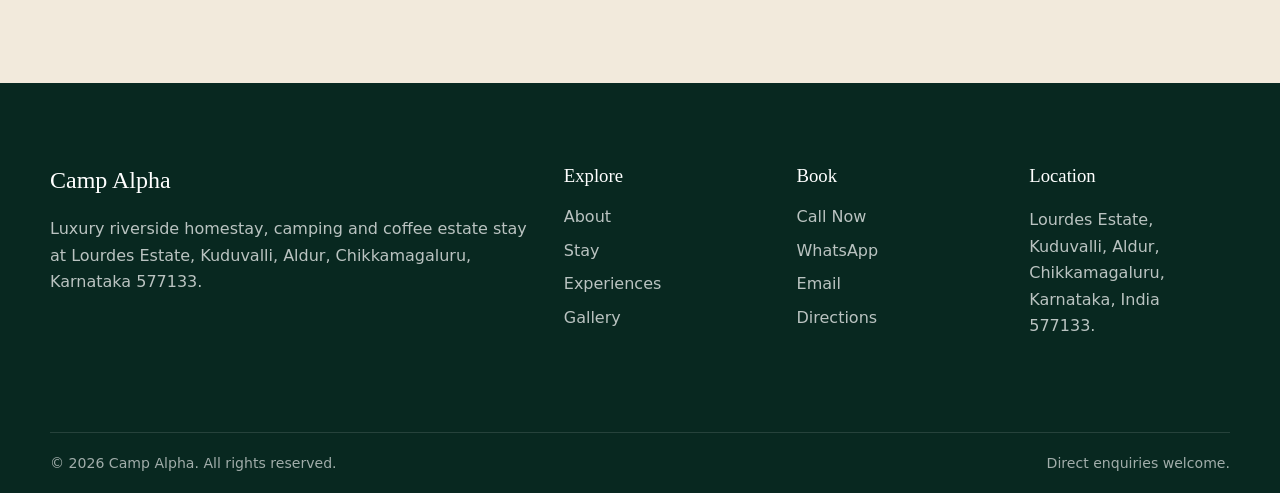
<file: contact.html>
<!doctype html>
<html lang="en-IN">
<head>
  <meta charset="utf-8">
  <meta name="viewport" content="width=device-width, initial-scale=1">
  <title>Contact Camp Alpha | Book Homestay, Camping and Corporate Outing in Chikmagalur</title>
  <meta name="description" content="Contact Camp Alpha to book a luxury riverside homestay, camping stay, family retreat, couple stay or corporate outing in Aldur, Chikmagalur.">
  <meta name="robots" content="index, follow">
  <link rel="canonical" href="https://campalpha.co.in/contact.html">
  <link rel="icon" href="images/icon-192.png" type="image/png">
  <link rel="manifest" href="manifest.webmanifest">
  <meta name="theme-color" content="#123d31">
  <meta property="og:type" content="website">
  <meta property="og:site_name" content="Camp Alpha">
  <meta property="og:title" content="Contact Camp Alpha | Book a Chikmagalur Homestay">
  <meta property="og:description" content="Call, WhatsApp or send an enquiry for rooms, dormitory, camping and corporate outings at Camp Alpha.">
  <meta property="og:url" content="https://campalpha.co.in/contact.html">
  <meta property="og:image" content="https://campalpha.co.in/images/share-preview.jpg">
  <meta name="twitter:card" content="summary_large_image">
  <meta name="twitter:title" content="Contact Camp Alpha | Book a Chikmagalur Homestay">
  <meta name="twitter:description" content="Direct booking for Camp Alpha, Lourdes Estate, Aldur, Chikkamagaluru.">
  <meta name="twitter:image" content="https://campalpha.co.in/images/share-preview.jpg">
  <link rel="stylesheet" href="styles.css">
  <script type="application/ld+json">
  {
    "@context": "https://schema.org",
    "@graph": [
      {
        "@type": "ContactPage",
        "name": "Contact Camp Alpha",
        "url": "https://campalpha.co.in/contact.html",
        "mainEntity": { "@id": "https://campalpha.co.in/#lodging" }
      },
      {
        "@type": "LodgingBusiness",
        "@id": "https://campalpha.co.in/#lodging",
        "name": "Camp Alpha",
        "url": "https://campalpha.co.in/",
        "image": "https://campalpha.co.in/images/share-preview.jpg",
        "telephone": "+917483717675",
        "email": "alphacamp.ckm@gmail.com",
        "address": {
          "@type": "PostalAddress",
          "streetAddress": "Lourdes Estate, Kuduvalli, Aldur",
          "addressLocality": "Chikkamagaluru",
          "addressRegion": "Karnataka",
          "postalCode": "577133",
          "addressCountry": "IN"
        },
        "hasMap": "https://maps.app.goo.gl/TQwAsmu9Sy5P6Amt7",
        "sameAs": ["https://instagram.com/campalpha.ckm"]
      },
      {
        "@type": "BreadcrumbList",
        "itemListElement": [
          { "@type": "ListItem", "position": 1, "name": "Home", "item": "https://campalpha.co.in/" },
          { "@type": "ListItem", "position": 2, "name": "Contact", "item": "https://campalpha.co.in/contact.html" }
        ]
      },
      {
        "@type": "FAQPage",
        "mainEntity": [
          {
            "@type": "Question",
            "name": "What is Camp Alpha's phone number?",
            "acceptedAnswer": { "@type": "Answer", "text": "You can call or WhatsApp Camp Alpha at +91 7483717675." }
          },
          {
            "@type": "Question",
            "name": "Where is Camp Alpha located?",
            "acceptedAnswer": { "@type": "Answer", "text": "Camp Alpha is located at Lourdes Estate, Kuduvalli, Aldur, Chikkamagaluru, Karnataka 577133." }
          }
        ]
      }
    ]
  }
  </script>
</head>
<body>
  <div class="page-loader" aria-hidden="true"><div class="loader-mark"><span class="loader-ring"></span><span>Camp Alpha</span></div></div>
  <div class="custom-cursor" aria-hidden="true"></div>
  <div class="scroll-progress" aria-hidden="true"></div>
  <a class="skip-link" href="#main">Skip to content</a>

  <header class="site-header">
    <div class="container nav-shell">
      <a class="brand" href="index.html" aria-label="Camp Alpha home"><span class="brand-mark">CA</span><span class="brand-text"><span class="brand-name">Camp Alpha</span><span class="brand-tagline">Escape. Explore. Experience.</span></span></a>
      <nav aria-label="Primary navigation">
        <button class="menu-toggle" type="button" data-menu-toggle aria-controls="primary-navigation" aria-expanded="false" aria-label="Open menu"><span class="menu-lines"></span></button>
        <ul class="nav-links" id="primary-navigation">
          <li><a href="index.html">Home</a></li>
          <li><a href="about.html">About</a></li>
          <li><a href="stay.html">Stay</a></li>
          <li><a href="experiences.html">Experiences</a></li>
          <li><a href="gallery.html">Gallery</a></li>
          <li><a href="contact.html" aria-current="page">Contact</a></li>
        </ul>
      </nav>
      <div class="nav-actions"><button class="icon-button" type="button" data-theme-toggle aria-label="Switch theme">D</button><a class="btn btn-primary" href="#booking">Book Now</a></div>
    </div>
  </header>

  <main id="main">
    <section class="page-hero" aria-labelledby="contact-page-title">
      <img src="images/hero-bg.jpg" width="1254" height="1254" alt="Riverside coffee estate at Camp Alpha Chikmagalur">
      <div class="container">
        <ol class="breadcrumb" aria-label="Breadcrumb"><li><a href="index.html">Home</a></li><li>Contact</li></ol>
        <p class="eyebrow">WhatsApp-first direct booking</p>
        <h1 id="contact-page-title">Start your Camp Alpha stay here.</h1>
        <p>Call, WhatsApp or send an enquiry for rooms, dormitories, furnished tents, family retreats, couple stays, college groups and corporate outings at Lourdes Estate, Aldur.</p>
      </div>
    </section>

    <section class="section" id="booking" aria-labelledby="booking-title">
      <div class="container contact-layout">
        <aside class="contact-card reveal">
          <p class="kicker">Contact details</p>
          <h2 class="section-title" id="booking-title">Direct booking is the fastest route.</h2>
          <p>Share your travel dates, guest count, stay style and meal plan. WhatsApp gets the fastest response, especially for weekends, groups, pets, projector use, music, barbecue or special food needs.</p>
          <ul class="contact-list">
            <li><a href="tel:+917483717675"><span>Phone</span><span>+91 7483717675</span></a></li>
            <li><a href="https://wa.me/917483717675?text=Hello%20Camp%20Alpha,%20I%20would%20like%20to%20book%20a%20stay."><span>WhatsApp</span><span>Message now</span></a></li>
            <li><a href="mailto:alphacamp.ckm@gmail.com"><span>Email</span><span>alphacamp.ckm@gmail.com</span></a></li>
            <li><a href="https://instagram.com/campalpha.ckm"><span>Instagram</span><span>@campalpha.ckm</span></a></li>
            <li><a href="https://maps.app.goo.gl/TQwAsmu9Sy5P6Amt7"><span>Google Maps</span><span>Get directions</span></a></li>
          </ul>
          <ul class="detail-list">
            <li>40+ guest capacity across room, cottage, dorms and tents.</li>
            <li>Tariffs from Rs 800 to Rs 2000 per head.</li>
            <li>Check-in 2 PM, check-out 11 AM.</li>
          </ul>
        </aside>

        <form class="form-shell enquiry-form reveal" action="https://formsubmit.co/alphacamp.ckm@gmail.com" method="POST" novalidate>
          <input type="hidden" name="_subject" value="New Camp Alpha booking enquiry">
          <input type="hidden" name="_captcha" value="false">
          <input type="hidden" name="_template" value="table">
          <input type="hidden" name="page_url">
          <input type="hidden" name="page_title">
          <input type="hidden" name="utm_source">
          <input type="hidden" name="utm_medium">
          <input type="hidden" name="utm_campaign">
          <div class="form-grid">
            <div class="form-field">
              <label for="contact-name">Name</label>
              <input id="contact-name" name="name" autocomplete="name" required>
              <span class="field-error" aria-live="polite"></span>
            </div>
            <div class="form-field">
              <label for="contact-phone">Phone</label>
              <input id="contact-phone" name="phone" type="tel" autocomplete="tel" required>
              <span class="field-error" aria-live="polite"></span>
            </div>
            <div class="form-field">
              <label for="contact-email">Email <span class="fine-print">optional</span></label>
              <input id="contact-email" name="email" type="email" autocomplete="email">
              <span class="field-error" aria-live="polite"></span>
            </div>
            <div class="form-field">
              <label for="contact-guests">Guests</label>
              <input id="contact-guests" name="guests" type="number" min="1" max="80" required>
              <span class="field-error" aria-live="polite"></span>
            </div>
            <div class="form-field">
              <label for="contact-check-in">Check-in</label>
              <input id="contact-check-in" name="check-in" type="date" required>
              <span class="field-error" aria-live="polite"></span>
            </div>
            <div class="form-field">
              <label for="contact-check-out">Check-out</label>
              <input id="contact-check-out" name="check-out" type="date" required>
              <span class="field-error" aria-live="polite"></span>
            </div>
            <div class="form-field full">
              <label for="contact-accommodation">Accommodation</label>
              <select id="contact-accommodation" name="accommodation" required>
                <option value="">Select your stay style</option>
                <option>Couple Room</option>
                <option>4 Person Cottage</option>
                <option>6 Person Dormitory</option>
                <option>10 Person Bunker Bed Dormitory</option>
                <option>Dormitory</option>
                <option>Luxury Camping</option>
                <option>Corporate Outing</option>
                <option>Family Retreat</option>
              </select>
              <span class="field-error" aria-live="polite"></span>
            </div>
            <div class="form-field">
              <label for="contact-meal-plan">Meal plan</label>
              <select id="contact-meal-plan" name="meal-plan">
                <option value="">Not sure yet</option>
                <option>European Plan - Rs 800 per head</option>
                <option>Continental Plan - Rs 1300 per head</option>
                <option>Modified American Plan - Rs 1800 per head</option>
                <option>American Plan - Rs 2000 per head</option>
                <option>Contact for tariffs and other requirements</option>
              </select>
            </div>
            <div class="form-field">
              <label for="contact-preferred-contact">Preferred contact</label>
              <select id="contact-preferred-contact" name="preferred-contact">
                <option>WhatsApp</option>
                <option>Call</option>
                <option>Email</option>
              </select>
            </div>
            <div class="form-field full">
              <label for="contact-message">Message</label>
              <textarea id="contact-message" name="message" rows="5" placeholder="Tell us your occasion, arrival plan, meal needs or Chikmagalur itinerary." required></textarea>
              <span class="field-error" aria-live="polite"></span>
            </div>
          </div>
          <div class="form-action-row">
            <button class="btn btn-whatsapp" type="button" data-whatsapp-from-form>Send on WhatsApp</button>
            <button class="btn btn-outline" type="submit">Send Form Enquiry</button>
          </div>
          <p class="form-note">WhatsApp is fastest. The form also submits securely via FormSubmit to alphacamp.ckm@gmail.com.</p>
        </form>
      </div>
    </section>

    <section class="section section-alt" aria-labelledby="contact-plans-title">
      <div class="container">
        <div class="section-head">
          <div>
            <p class="kicker">Before you message</p>
            <h2 class="section-title" id="contact-plans-title">Rates, food and policies in one glance.</h2>
          </div>
          <p class="section-text">Use these details in your WhatsApp message so the host team can reply with the right allocation and quote faster.</p>
        </div>
        <div class="tariff-grid">
          <article class="tariff-card reveal"><strong>European Plan</strong><span class="price">Rs 800 <span>/ head</span></span><p>Accommodation plan.</p></article>
          <article class="tariff-card reveal"><strong>Continental Plan</strong><span class="price">Rs 1300 <span>/ head</span></span><p>Breakfast/dinner plan.</p></article>
          <article class="tariff-card reveal"><strong>Modified American Plan</strong><span class="price">Rs 1800 <span>/ head</span></span><p>Fuller hosted meal-plan option.</p></article>
          <article class="tariff-card reveal"><strong>American Plan</strong><span class="price">Rs 2000 <span>/ head</span></span><p>Complete meal-plan convenience.</p></article>
        </div>
        <div class="policy-grid section-stack">
          <article class="policy-card reveal"><strong>Meals</strong><h3>Veg and non-veg</h3><p>Breakfast, dinner, coffee/tea are available. Lunch is upon request. Starters and barbecue are paid extra.</p></article>
          <article class="policy-card reveal"><strong>Timing</strong><h3>2 PM to 11 AM</h3><p>Check-in is 2 PM and check-out is 11 AM.</p></article>
          <article class="policy-card reveal"><strong>Cancellation</strong><h3>3 days</h3><p>Full refund 3 days before the stay. Within 3 days, no refund.</p></article>
        </div>
      </div>
    </section>

    <section class="section section-alt" aria-labelledby="address-title">
      <div class="container split">
        <div class="split-copy reveal">
          <p class="kicker">Address</p>
          <h2 id="address-title">Lourdes Estate, Kuduvalli, Aldur, Chikkamagaluru.</h2>
          <p class="lead">Camp Alpha is located in coffee country at Karnataka 577133, positioned for guests searching for stay near Aldur, nature stay Chikmagalur and weekend getaway Karnataka routes.</p>
          <p>Use the Google Maps link before travel for the latest route guidance, especially during monsoon or late evening arrivals.</p>
          <div class="hero-actions">
            <a class="btn btn-primary" href="https://maps.app.goo.gl/TQwAsmu9Sy5P6Amt7">Open Google Maps</a>
            <a class="btn btn-outline" href="tel:+917483717675">Call for Route Help</a>
          </div>
        </div>
        <div class="image-frame reveal">
          <img src="images/gallery-2.jpg" width="1080" height="1080" loading="lazy" alt="Coffee estate location near Aldur Chikmagalur">
        </div>
      </div>
    </section>

    <section class="section" aria-labelledby="map-title">
      <div class="container">
        <div class="section-head">
          <div>
            <p class="kicker">Map</p>
            <h2 class="section-title" id="map-title">Navigate to Camp Alpha.</h2>
          </div>
          <p class="section-text">The embedded map is included for quick orientation. For live directions, open the official Google Maps link.</p>
        </div>
        <div class="map-frame reveal">
          <iframe title="Camp Alpha location on Google Maps" loading="lazy" referrerpolicy="no-referrer-when-downgrade" src="https://www.google.com/maps?q=Lourdes%20Estate%20Kuduvalli%20Aldur%20Chikkamagaluru%20577133&output=embed"></iframe>
        </div>
      </div>
    </section>

    <section class="section section-alt" aria-labelledby="contact-faq-title">
      <div class="container narrow">
        <p class="kicker">Contact FAQs</p>
        <h2 class="section-title" id="contact-faq-title">Quick answers.</h2>
        <div class="faq-list">
          <article class="faq-item is-open">
            <button class="faq-question" type="button" aria-expanded="true"><span>What is the best way to book?</span><span data-faq-symbol>-</span></button>
            <div class="faq-answer"><div><p>WhatsApp or call +91 7483717675 for the fastest availability response. The enquiry form is also available for detailed requests.</p></div></div>
          </article>
          <article class="faq-item">
            <button class="faq-question" type="button" aria-expanded="false"><span>Can I ask for a corporate outing package?</span><span data-faq-symbol>+</span></button>
            <div class="faq-answer"><div><p>Yes. Share your group size, dates, meal preference and activity expectations, and Camp Alpha can help shape an outing plan.</p></div></div>
          </article>
          <article class="faq-item">
            <button class="faq-question" type="button" aria-expanded="false"><span>Can I book for family retreats and couple stays?</span><span data-faq-symbol>+</span></button>
            <div class="faq-answer"><div><p>Yes. Camp Alpha is designed for family retreats, couple stays, group stays and luxury camping experiences.</p></div></div>
          </article>
        </div>
      </div>
    </section>
  </main>

  <footer class="site-footer">
    <div class="container footer-grid">
      <div><h2>Camp Alpha</h2><p>Luxury riverside homestay, camping and coffee estate stay at Lourdes Estate, Kuduvalli, Aldur, Chikkamagaluru, Karnataka 577133.</p></div>
      <div><h3>Explore</h3><ul class="footer-links"><li><a href="about.html">About</a></li><li><a href="stay.html">Stay</a></li><li><a href="experiences.html">Experiences</a></li><li><a href="gallery.html">Gallery</a></li></ul></div>
      <div><h3>Book</h3><ul class="footer-links"><li><a href="tel:+917483717675">Call Now</a></li><li><a href="https://wa.me/917483717675?text=Hello%20Camp%20Alpha,%20I%20would%20like%20to%20book%20a%20stay.">WhatsApp</a></li><li><a href="mailto:alphacamp.ckm@gmail.com">Email</a></li><li><a href="https://maps.app.goo.gl/TQwAsmu9Sy5P6Amt7">Directions</a></li></ul></div>
      <div><h3>Location</h3><p>Lourdes Estate, Kuduvalli, Aldur, Chikkamagaluru, Karnataka, India 577133.</p></div>
    </div>
    <div class="container footer-bottom"><span>&copy; <span data-year></span> Camp Alpha. All rights reserved.</span><span>Direct enquiries welcome.</span></div>
  </footer>

  <div class="floating-actions" aria-label="Floating booking actions">
    <a class="float-button whatsapp" href="https://wa.me/917483717675?text=Hello%20Camp%20Alpha,%20I%20would%20like%20to%20book%20a%20stay." aria-label="Chat on WhatsApp">WA</a>
    <a class="float-button" href="#booking" aria-label="Book now">Book</a>
    <button class="float-button" type="button" data-back-top aria-label="Back to top">Top</button>
  </div>
  <div class="mobile-sticky-cta" aria-label="Mobile quick actions"><a href="tel:+917483717675">Call</a><a href="https://wa.me/917483717675?text=Hello%20Camp%20Alpha,%20I%20would%20like%20to%20book%20a%20stay.">WhatsApp</a><a href="#booking">Book</a></div>
  <div class="cookie-consent" data-cookie-consent><p>Camp Alpha uses essential cookies only to remember preferences such as theme and consent.</p><button class="btn btn-primary" type="button" data-cookie-accept>Accept</button></div>

  <div class="modal" id="success-modal" aria-hidden="true" role="dialog" aria-modal="true" aria-labelledby="modal-title">
    <div class="modal-card">
      <h2 id="modal-title" data-modal-title>Enquiry sent</h2>
      <p data-modal-message>Thank you. Camp Alpha will get back to you shortly.</p>
      <button class="close-modal" type="button" data-modal-close aria-label="Close message">Close</button>
    </div>
  </div>

  <script src="script.js" defer></script>
</body>
</html>
</file>
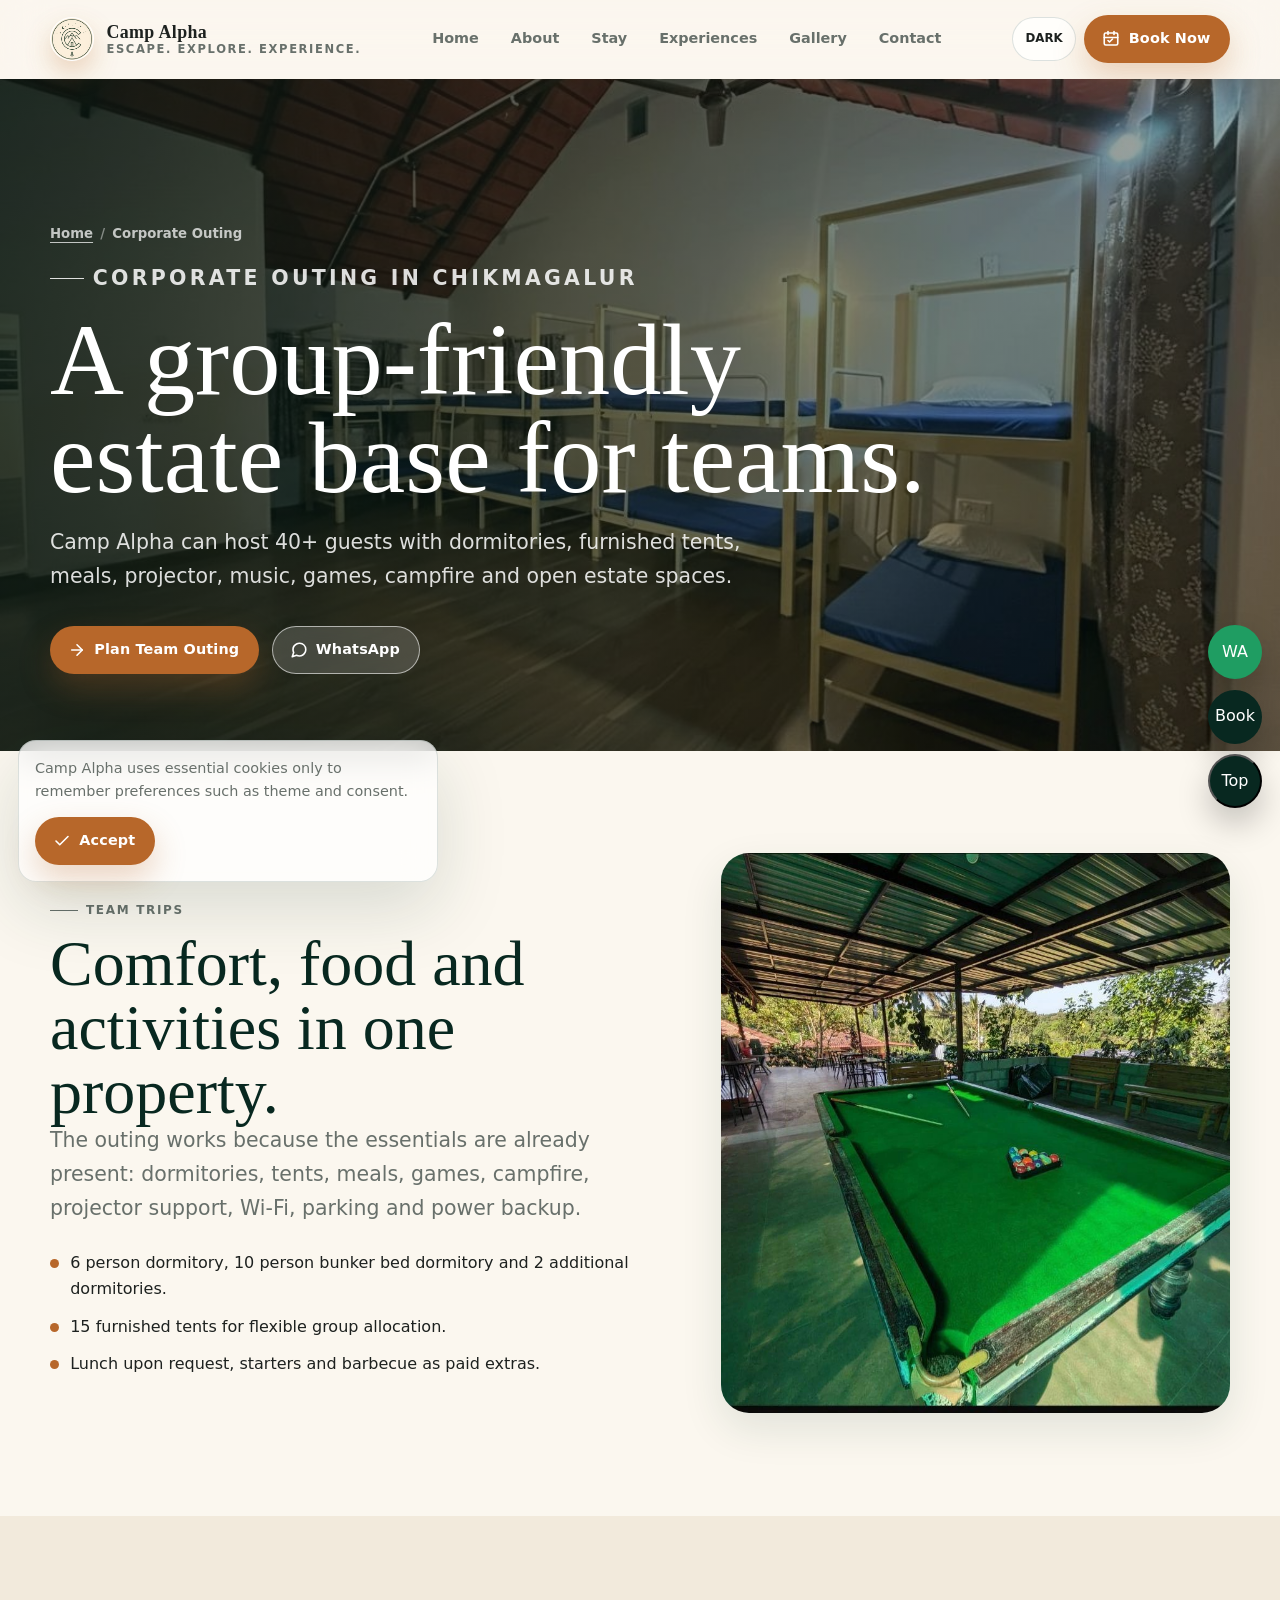
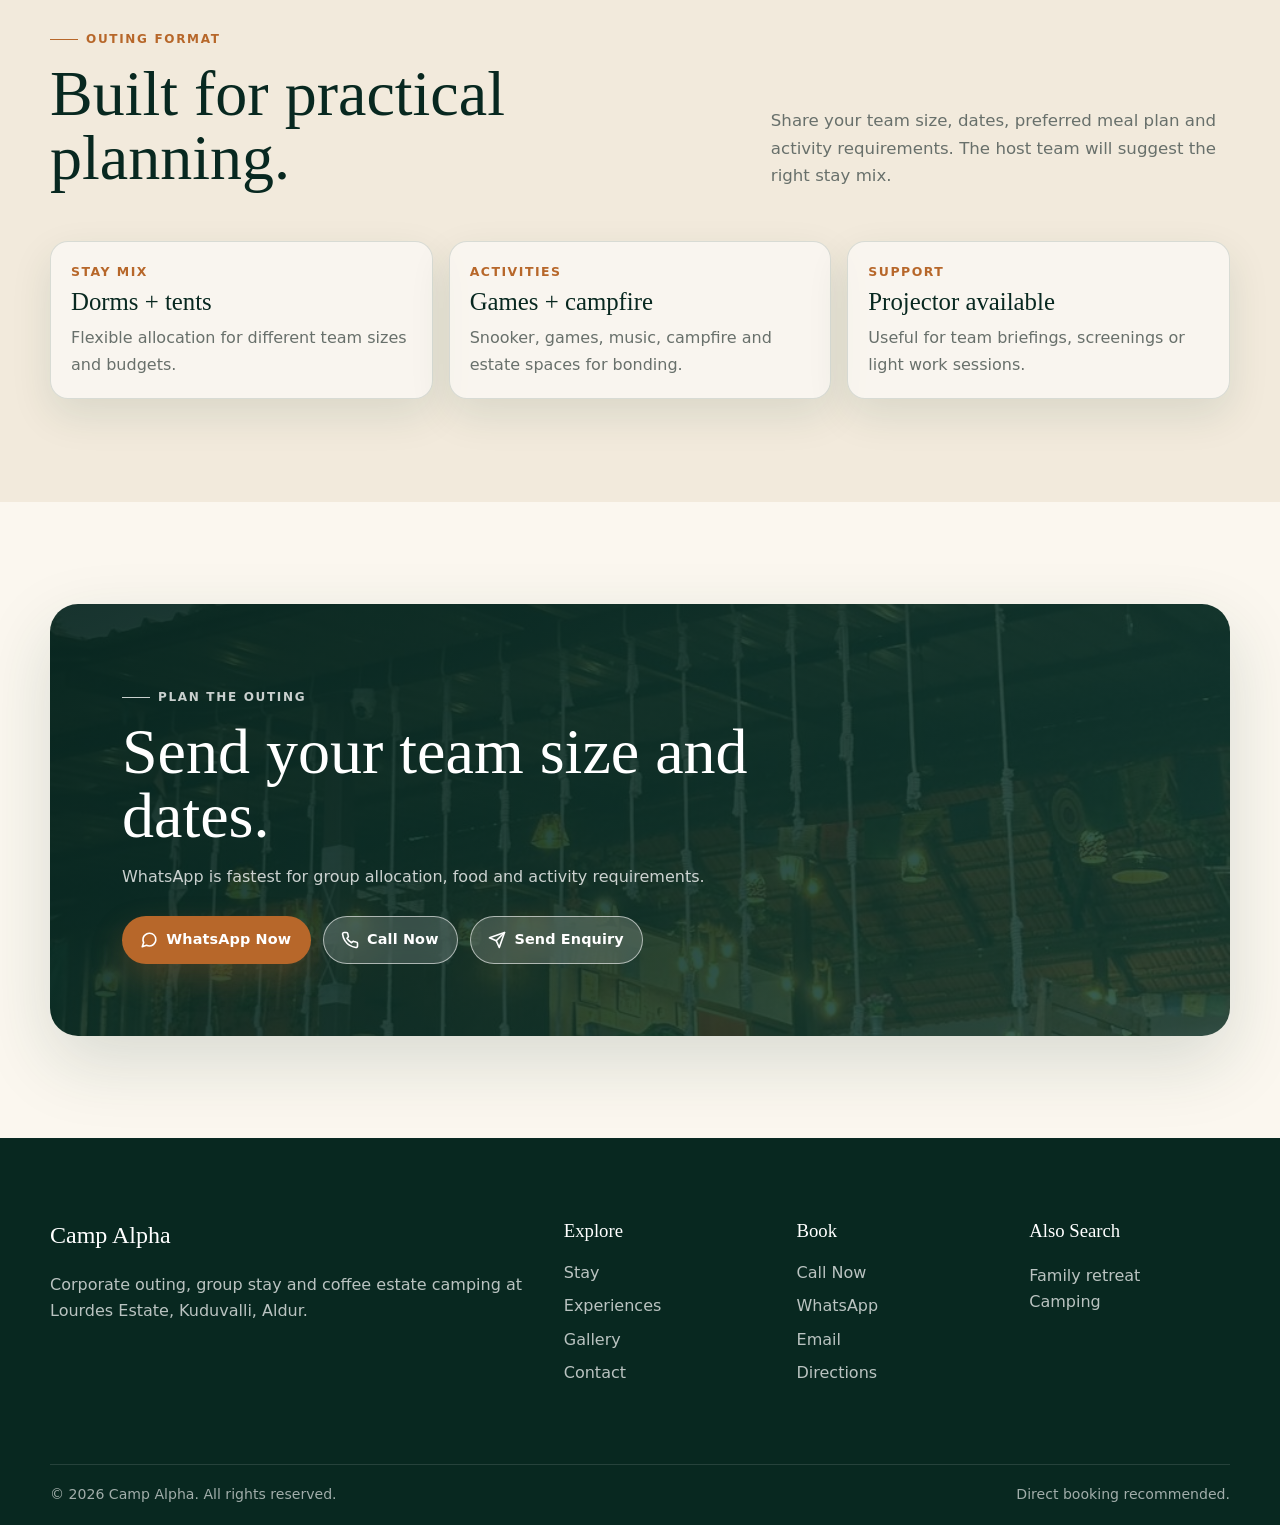
<file: corporate-outing-chikmagalur.html>
<!doctype html>
<html lang="en-IN">
<head>
  <meta charset="utf-8">
  <meta name="viewport" content="width=device-width, initial-scale=1">
  <title>Corporate Outing in Chikmagalur | Dorms, Tents, Food and Games | Camp Alpha</title>
  <meta name="description" content="Plan a corporate outing in Chikmagalur at Camp Alpha with dormitories, tents, meals, projector, games, campfire, music and group-friendly estate space.">
  <meta name="robots" content="index, follow">
  <link rel="canonical" href="https://campalpha.co.in/corporate-outing-chikmagalur.html">
  <link rel="icon" href="images/icon-192.png" type="image/png"><link rel="manifest" href="manifest.webmanifest"><meta name="theme-color" content="#123d31">
  <meta property="og:type" content="website"><meta property="og:site_name" content="Camp Alpha"><meta property="og:title" content="Corporate Outing in Chikmagalur | Camp Alpha"><meta property="og:description" content="Group-friendly estate outing with dorms, tents, meals, games, projector and campfire."><meta property="og:url" content="https://campalpha.co.in/corporate-outing-chikmagalur.html"><meta property="og:image" content="https://campalpha.co.in/images/stay-dorm.jpg"><meta name="twitter:card" content="summary_large_image"><meta name="twitter:image" content="https://campalpha.co.in/images/stay-dorm.jpg">
  <link rel="stylesheet" href="styles.css">
</head>
<body>
  <div class="page-loader" aria-hidden="true"><div class="loader-mark"><span class="loader-ring"></span><span>Camp Alpha</span></div></div><div class="custom-cursor" aria-hidden="true"></div><div class="scroll-progress" aria-hidden="true"></div><a class="skip-link" href="#main">Skip to content</a>
  <header class="site-header"><div class="container nav-shell"><a class="brand" href="index.html" aria-label="Camp Alpha home"><span class="brand-mark">CA</span><span class="brand-text"><span class="brand-name">Camp Alpha</span><span class="brand-tagline">Escape. Explore. Experience.</span></span></a><nav aria-label="Primary navigation"><button class="menu-toggle" type="button" data-menu-toggle aria-controls="primary-navigation" aria-expanded="false" aria-label="Open menu"><span class="menu-lines"></span></button><ul class="nav-links" id="primary-navigation"><li><a href="index.html">Home</a></li><li><a href="about.html">About</a></li><li><a href="stay.html">Stay</a></li><li><a href="experiences.html">Experiences</a></li><li><a href="gallery.html">Gallery</a></li><li><a href="contact.html">Contact</a></li></ul></nav><div class="nav-actions"><button class="icon-button" type="button" data-theme-toggle aria-label="Switch theme">D</button><a class="btn btn-primary" href="contact.html#booking">Book Now</a></div></div></header>
  <main id="main">
    <section class="page-hero" aria-labelledby="page-title"><img src="images/stay-dorm.jpg" width="1184" height="864" alt="Corporate outing dormitory stay in Chikmagalur at Camp Alpha"><div class="container"><ol class="breadcrumb" aria-label="Breadcrumb"><li><a href="index.html">Home</a></li><li>Corporate Outing</li></ol><p class="eyebrow">Corporate outing in Chikmagalur</p><h1 id="page-title">A group-friendly estate base for teams.</h1><p>Camp Alpha can host 40+ guests with dormitories, furnished tents, meals, projector, music, games, campfire and open estate spaces.</p><div class="hero-actions"><a class="btn btn-primary" href="contact.html#booking">Plan Team Outing</a><a class="btn btn-secondary" href="https://wa.me/917483717675?text=Hello%20Camp%20Alpha,%20I%20am%20planning%20a%20corporate%20outing%20in%20Chikmagalur.">WhatsApp</a></div></div></section>
    <section class="section" aria-labelledby="team-title"><div class="container split"><div class="split-copy reveal"><p class="kicker">Team trips</p><h2 id="team-title">Comfort, food and activities in one property.</h2><p class="lead">The outing works because the essentials are already present: dormitories, tents, meals, games, campfire, projector support, Wi-Fi, parking and power backup.</p><ul class="feature-list"><li>6 person dormitory, 10 person bunker bed dormitory and 2 additional dormitories.</li><li>15 furnished tents for flexible group allocation.</li><li>Lunch upon request, starters and barbecue as paid extras.</li></ul></div><div class="image-frame tall reveal"><img src="images/amenity-snooker.jpg" width="1179" height="897" loading="lazy" alt="Games lounge for corporate outing at Camp Alpha"></div></div></section>
    <section class="section section-alt" aria-labelledby="outing-title"><div class="container"><div class="section-head"><div><p class="kicker">Outing format</p><h2 class="section-title" id="outing-title">Built for practical planning.</h2></div><p class="section-text">Share your team size, dates, preferred meal plan and activity requirements. The host team will suggest the right stay mix.</p></div><div class="policy-grid"><article class="policy-card reveal"><strong>Stay mix</strong><h3>Dorms + tents</h3><p>Flexible allocation for different team sizes and budgets.</p></article><article class="policy-card reveal"><strong>Activities</strong><h3>Games + campfire</h3><p>Snooker, games, music, campfire and estate spaces for bonding.</p></article><article class="policy-card reveal"><strong>Support</strong><h3>Projector available</h3><p>Useful for team briefings, screenings or light work sessions.</p></article></div></div></section>
    <section class="section"><div class="container"><div class="cta-band reveal"><p class="kicker">Plan the outing</p><h2>Send your team size and dates.</h2><p>WhatsApp is fastest for group allocation, food and activity requirements.</p><div class="cta-actions"><a class="btn btn-primary" href="https://wa.me/917483717675?text=Hello%20Camp%20Alpha,%20I%20want%20to%20plan%20a%20corporate%20outing.">WhatsApp Now</a><a class="btn btn-secondary" href="tel:+917483717675">Call Now</a><a class="btn btn-secondary" href="contact.html#booking">Send Enquiry</a></div></div></div></section>
  </main>
  <footer class="site-footer"><div class="container footer-grid"><div><h2>Camp Alpha</h2><p>Corporate outing, group stay and coffee estate camping at Lourdes Estate, Kuduvalli, Aldur.</p></div><div><h3>Explore</h3><ul class="footer-links"><li><a href="stay.html">Stay</a></li><li><a href="experiences.html">Experiences</a></li><li><a href="gallery.html">Gallery</a></li><li><a href="contact.html">Contact</a></li></ul></div><div><h3>Book</h3><ul class="footer-links"><li><a href="tel:+917483717675">Call Now</a></li><li><a href="https://wa.me/917483717675?text=Hello%20Camp%20Alpha,%20I%20would%20like%20to%20book%20a%20stay.">WhatsApp</a></li><li><a href="mailto:alphacamp.ckm@gmail.com">Email</a></li><li><a href="https://maps.app.goo.gl/TQwAsmu9Sy5P6Amt7">Directions</a></li></ul></div><div><h3>Also Search</h3><p><a href="family-retreat-chikmagalur.html">Family retreat</a><br><a href="camping-in-chikmagalur.html">Camping</a></p></div></div><div class="container footer-bottom"><span>&copy; <span data-year></span> Camp Alpha. All rights reserved.</span><span>Direct booking recommended.</span></div></footer>
  <div class="floating-actions" aria-label="Floating booking actions"><a class="float-button whatsapp" href="https://wa.me/917483717675?text=Hello%20Camp%20Alpha,%20I%20would%20like%20to%20book%20a%20stay." aria-label="Chat on WhatsApp">WA</a><a class="float-button" href="contact.html#booking" aria-label="Book now">Book</a><button class="float-button" type="button" data-back-top aria-label="Back to top">Top</button></div><div class="mobile-sticky-cta" aria-label="Mobile quick actions"><a href="tel:+917483717675">Call</a><a href="https://wa.me/917483717675?text=Hello%20Camp%20Alpha,%20I%20would%20like%20to%20book%20a%20stay.">WhatsApp</a><a href="contact.html#booking">Book</a></div><div class="cookie-consent" data-cookie-consent><p>Camp Alpha uses essential cookies only to remember preferences such as theme and consent.</p><button class="btn btn-primary" type="button" data-cookie-accept>Accept</button></div><script src="script.js" defer></script>
</body>
</html>
</file>
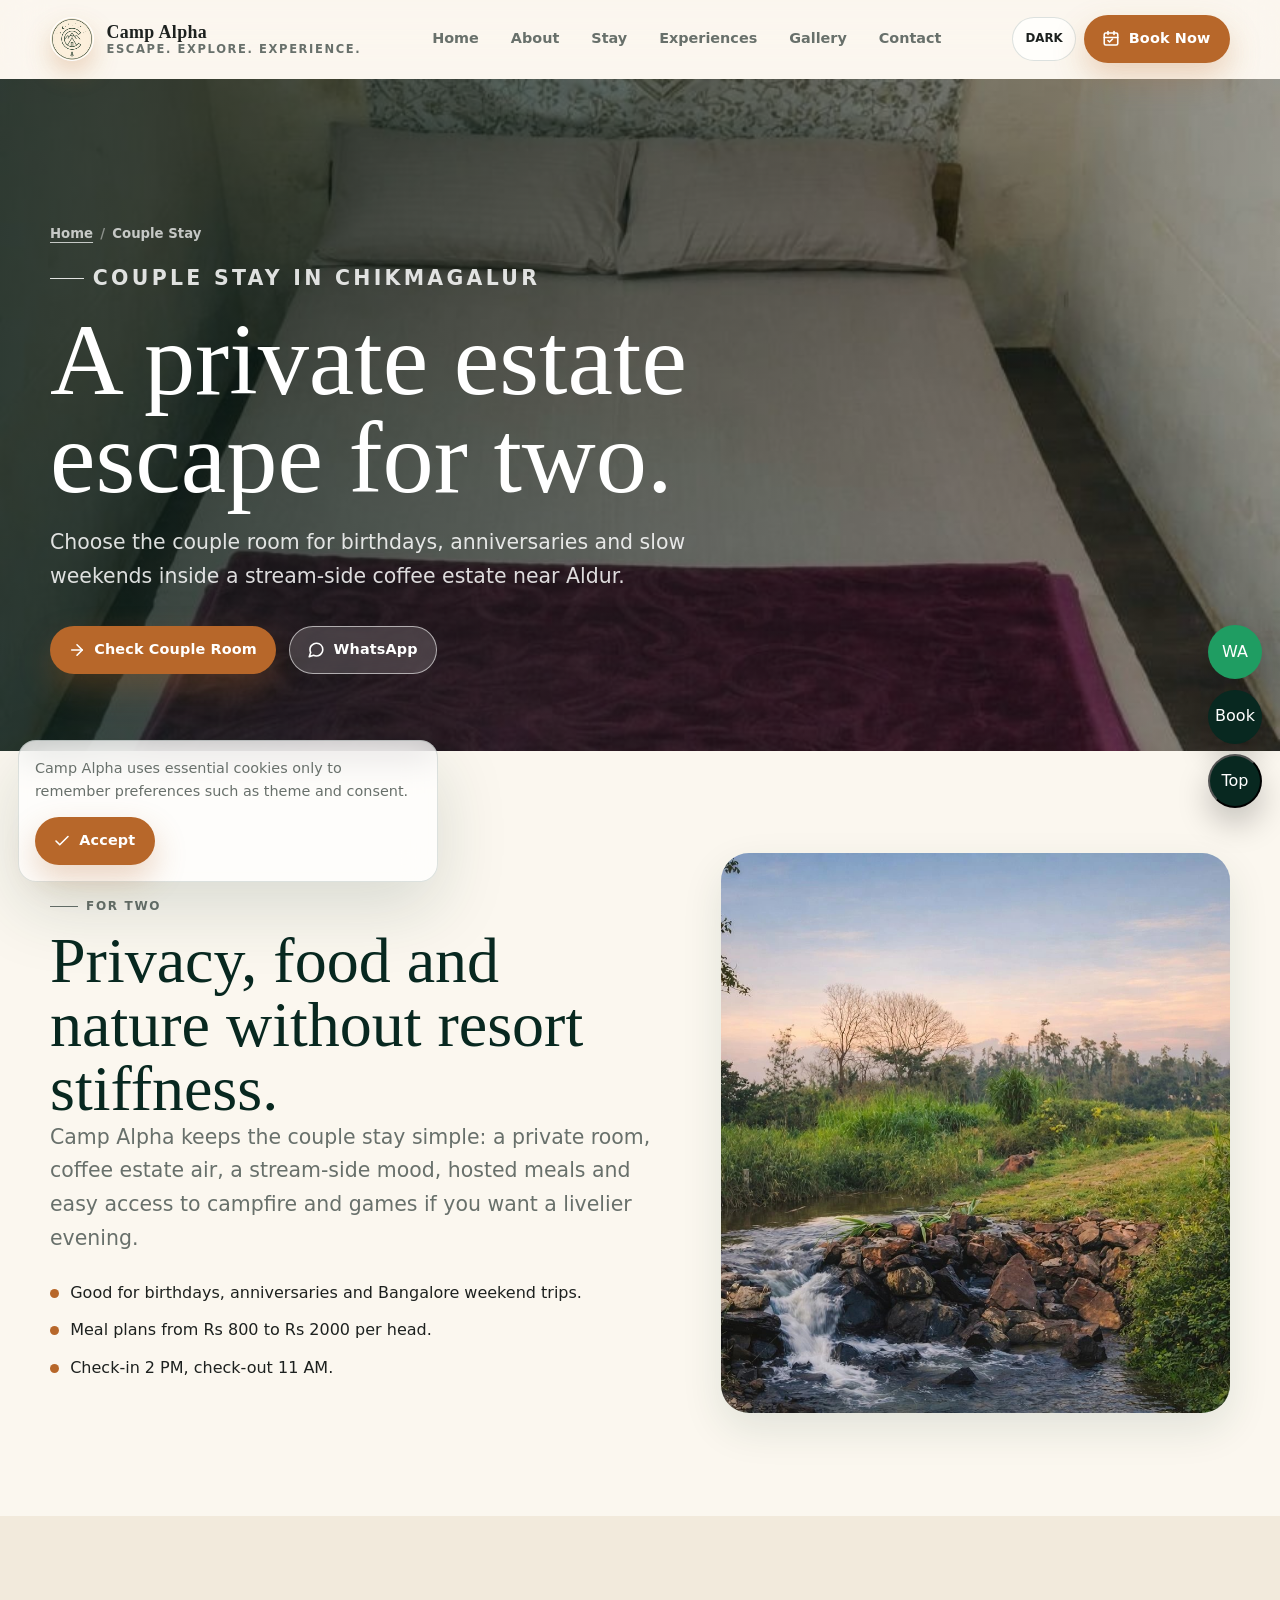
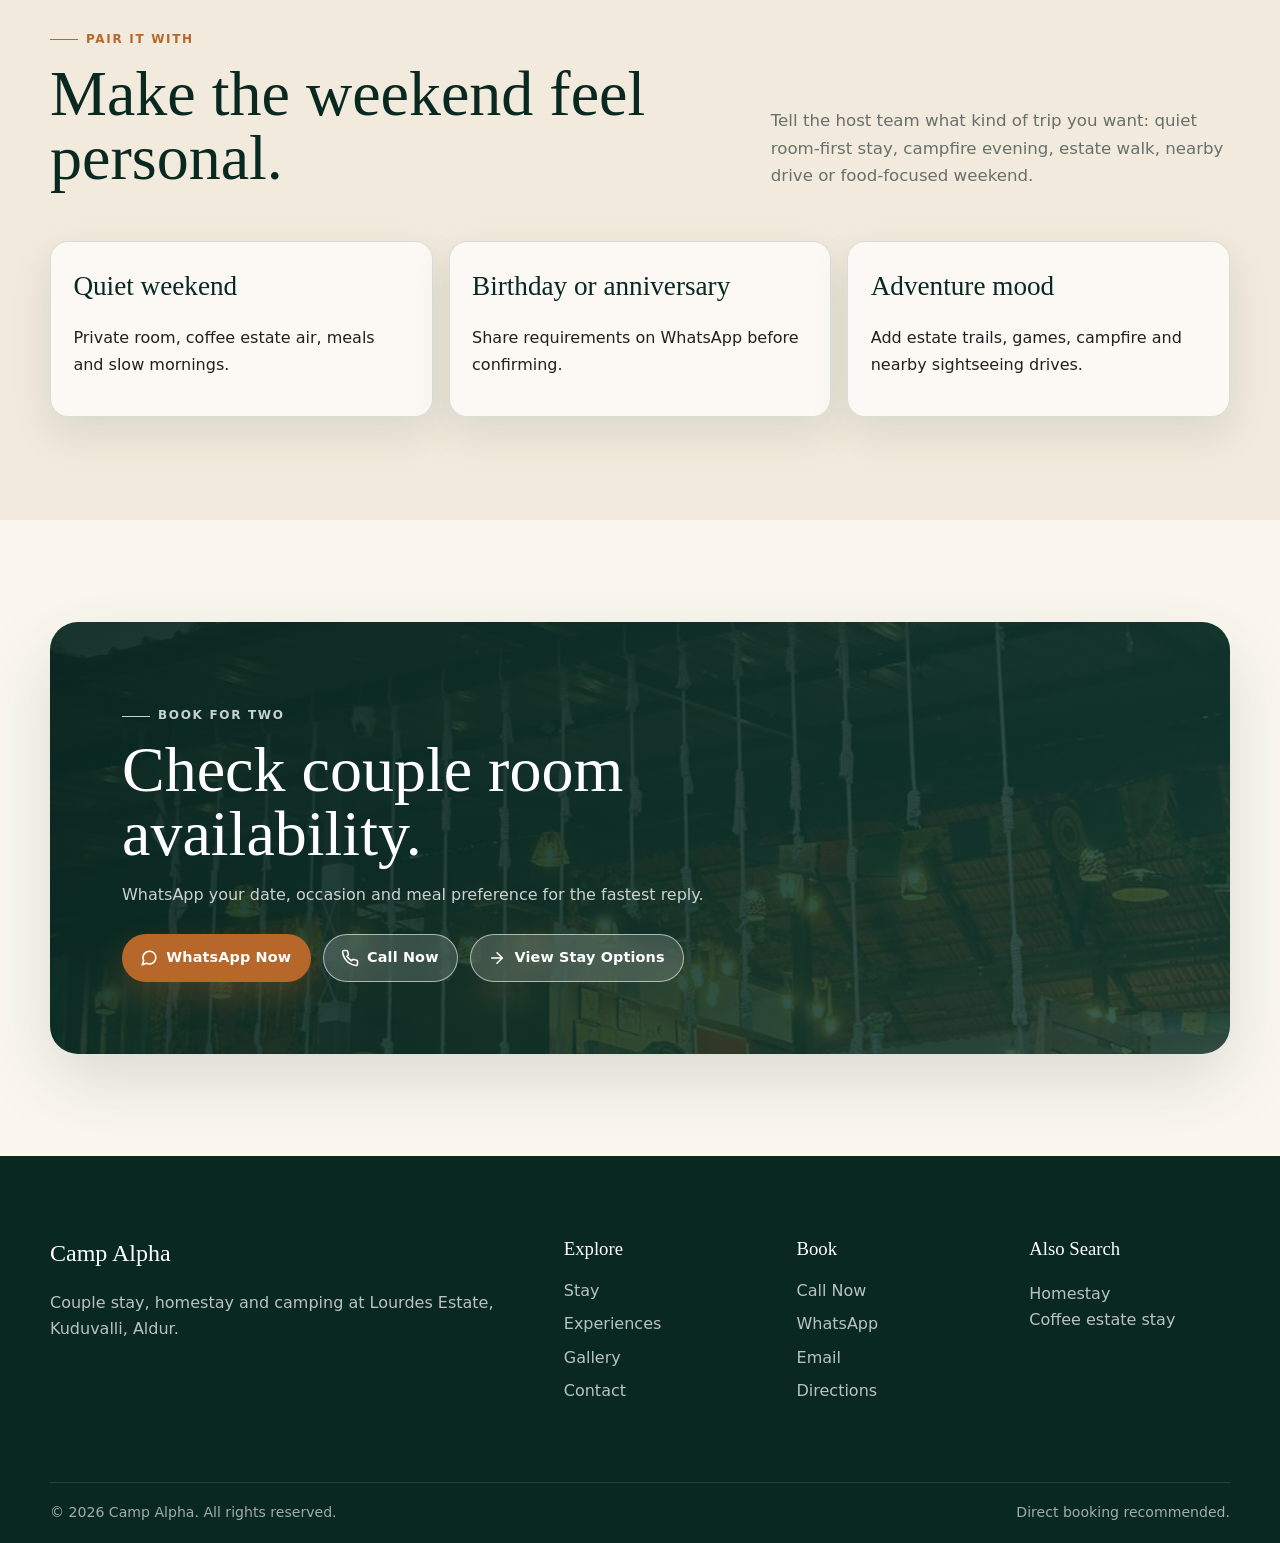
<file: couple-stay-chikmagalur.html>
<!doctype html>
<html lang="en-IN">
<head>
  <meta charset="utf-8">
  <meta name="viewport" content="width=device-width, initial-scale=1">
  <title>Couple Stay in Chikmagalur | Private Estate Room | Camp Alpha</title>
  <meta name="description" content="Plan a couple stay in Chikmagalur at Camp Alpha with a private room, stream-side coffee estate setting, food, campfire and direct WhatsApp booking.">
  <meta name="robots" content="index, follow">
  <link rel="canonical" href="https://campalpha.co.in/couple-stay-chikmagalur.html">
  <link rel="icon" href="images/icon-192.png" type="image/png"><link rel="manifest" href="manifest.webmanifest"><meta name="theme-color" content="#123d31">
  <meta property="og:type" content="website"><meta property="og:site_name" content="Camp Alpha"><meta property="og:title" content="Couple Stay in Chikmagalur | Camp Alpha"><meta property="og:description" content="A private estate stay for anniversaries, birthdays and quiet weekends."><meta property="og:url" content="https://campalpha.co.in/couple-stay-chikmagalur.html"><meta property="og:image" content="https://campalpha.co.in/images/stay-couple.jpg"><meta name="twitter:card" content="summary_large_image"><meta name="twitter:image" content="https://campalpha.co.in/images/stay-couple.jpg">
  <link rel="stylesheet" href="styles.css">
</head>
<body>
  <div class="page-loader" aria-hidden="true"><div class="loader-mark"><span class="loader-ring"></span><span>Camp Alpha</span></div></div><div class="custom-cursor" aria-hidden="true"></div><div class="scroll-progress" aria-hidden="true"></div><a class="skip-link" href="#main">Skip to content</a>
  <header class="site-header"><div class="container nav-shell"><a class="brand" href="index.html" aria-label="Camp Alpha home"><span class="brand-mark">CA</span><span class="brand-text"><span class="brand-name">Camp Alpha</span><span class="brand-tagline">Escape. Explore. Experience.</span></span></a><nav aria-label="Primary navigation"><button class="menu-toggle" type="button" data-menu-toggle aria-controls="primary-navigation" aria-expanded="false" aria-label="Open menu"><span class="menu-lines"></span></button><ul class="nav-links" id="primary-navigation"><li><a href="index.html">Home</a></li><li><a href="about.html">About</a></li><li><a href="stay.html">Stay</a></li><li><a href="experiences.html">Experiences</a></li><li><a href="gallery.html">Gallery</a></li><li><a href="contact.html">Contact</a></li></ul></nav><div class="nav-actions"><button class="icon-button" type="button" data-theme-toggle aria-label="Switch theme">D</button><a class="btn btn-primary" href="contact.html#booking">Book Now</a></div></div></header>
  <main id="main">
    <section class="page-hero" aria-labelledby="page-title"><img src="images/stay-couple.jpg" width="853" height="1280" alt="Couple stay room in Chikmagalur at Camp Alpha"><div class="container"><ol class="breadcrumb" aria-label="Breadcrumb"><li><a href="index.html">Home</a></li><li>Couple Stay</li></ol><p class="eyebrow">Couple stay in Chikmagalur</p><h1 id="page-title">A private estate escape for two.</h1><p>Choose the couple room for birthdays, anniversaries and slow weekends inside a stream-side coffee estate near Aldur.</p><div class="hero-actions"><a class="btn btn-primary" href="contact.html#booking">Check Couple Room</a><a class="btn btn-secondary" href="https://wa.me/917483717675?text=Hello%20Camp%20Alpha,%20I%20am%20looking%20for%20a%20couple%20stay%20in%20Chikmagalur.">WhatsApp</a></div></div></section>
    <section class="section" aria-labelledby="couple-title"><div class="container split"><div class="split-copy reveal"><p class="kicker">For two</p><h2 id="couple-title">Privacy, food and nature without resort stiffness.</h2><p class="lead">Camp Alpha keeps the couple stay simple: a private room, coffee estate air, a stream-side mood, hosted meals and easy access to campfire and games if you want a livelier evening.</p><ul class="feature-list"><li>Good for birthdays, anniversaries and Bangalore weekend trips.</li><li>Meal plans from Rs 800 to Rs 2000 per head.</li><li>Check-in 2 PM, check-out 11 AM.</li></ul></div><div class="image-frame tall reveal"><img src="images/share-preview.jpg" width="1536" height="1024" loading="lazy" alt="Private couple estate stay mood at Camp Alpha"></div></div></section>
    <section class="section section-alt" aria-labelledby="pair-title"><div class="container"><div class="section-head"><div><p class="kicker">Pair it with</p><h2 class="section-title" id="pair-title">Make the weekend feel personal.</h2></div><p class="section-text">Tell the host team what kind of trip you want: quiet room-first stay, campfire evening, estate walk, nearby drive or food-focused weekend.</p></div><div class="package-grid"><article class="package-card reveal"><h3>Quiet weekend</h3><p>Private room, coffee estate air, meals and slow mornings.</p></article><article class="package-card reveal"><h3>Birthday or anniversary</h3><p>Share requirements on WhatsApp before confirming.</p></article><article class="package-card reveal"><h3>Adventure mood</h3><p>Add estate trails, games, campfire and nearby sightseeing drives.</p></article></div></div></section>
    <section class="section"><div class="container"><div class="cta-band reveal"><p class="kicker">Book for two</p><h2>Check couple room availability.</h2><p>WhatsApp your date, occasion and meal preference for the fastest reply.</p><div class="cta-actions"><a class="btn btn-primary" href="https://wa.me/917483717675?text=Hello%20Camp%20Alpha,%20I%20want%20to%20book%20a%20couple%20stay.">WhatsApp Now</a><a class="btn btn-secondary" href="tel:+917483717675">Call Now</a><a class="btn btn-secondary" href="stay.html">View Stay Options</a></div></div></div></section>
  </main>
  <footer class="site-footer"><div class="container footer-grid"><div><h2>Camp Alpha</h2><p>Couple stay, homestay and camping at Lourdes Estate, Kuduvalli, Aldur.</p></div><div><h3>Explore</h3><ul class="footer-links"><li><a href="stay.html">Stay</a></li><li><a href="experiences.html">Experiences</a></li><li><a href="gallery.html">Gallery</a></li><li><a href="contact.html">Contact</a></li></ul></div><div><h3>Book</h3><ul class="footer-links"><li><a href="tel:+917483717675">Call Now</a></li><li><a href="https://wa.me/917483717675?text=Hello%20Camp%20Alpha,%20I%20would%20like%20to%20book%20a%20stay.">WhatsApp</a></li><li><a href="mailto:alphacamp.ckm@gmail.com">Email</a></li><li><a href="https://maps.app.goo.gl/TQwAsmu9Sy5P6Amt7">Directions</a></li></ul></div><div><h3>Also Search</h3><p><a href="homestay-in-chikmagalur.html">Homestay</a><br><a href="coffee-estate-stay-chikmagalur.html">Coffee estate stay</a></p></div></div><div class="container footer-bottom"><span>&copy; <span data-year></span> Camp Alpha. All rights reserved.</span><span>Direct booking recommended.</span></div></footer>
  <div class="floating-actions" aria-label="Floating booking actions"><a class="float-button whatsapp" href="https://wa.me/917483717675?text=Hello%20Camp%20Alpha,%20I%20would%20like%20to%20book%20a%20stay." aria-label="Chat on WhatsApp">WA</a><a class="float-button" href="contact.html#booking" aria-label="Book now">Book</a><button class="float-button" type="button" data-back-top aria-label="Back to top">Top</button></div><div class="mobile-sticky-cta" aria-label="Mobile quick actions"><a href="tel:+917483717675">Call</a><a href="https://wa.me/917483717675?text=Hello%20Camp%20Alpha,%20I%20would%20like%20to%20book%20a%20stay.">WhatsApp</a><a href="contact.html#booking">Book</a></div><div class="cookie-consent" data-cookie-consent><p>Camp Alpha uses essential cookies only to remember preferences such as theme and consent.</p><button class="btn btn-primary" type="button" data-cookie-accept>Accept</button></div><script src="script.js" defer></script>
</body>
</html>
</file>
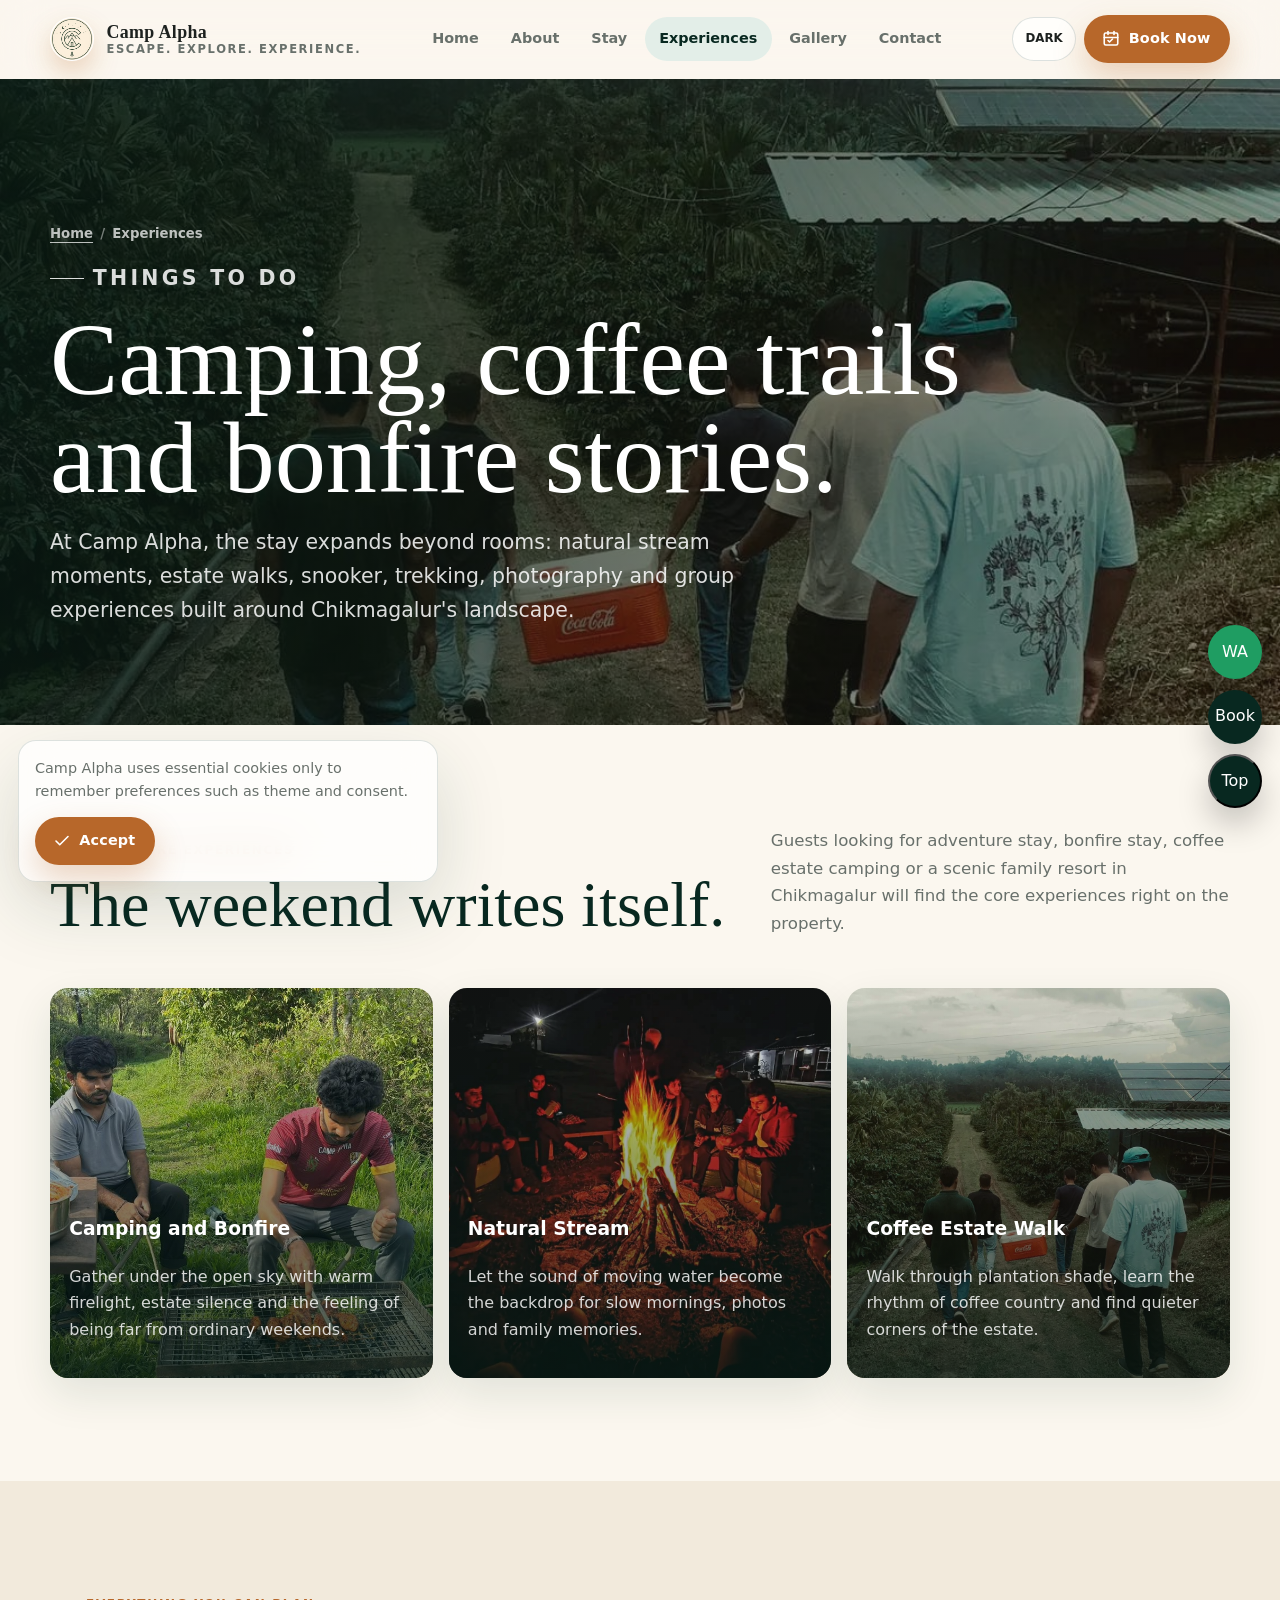
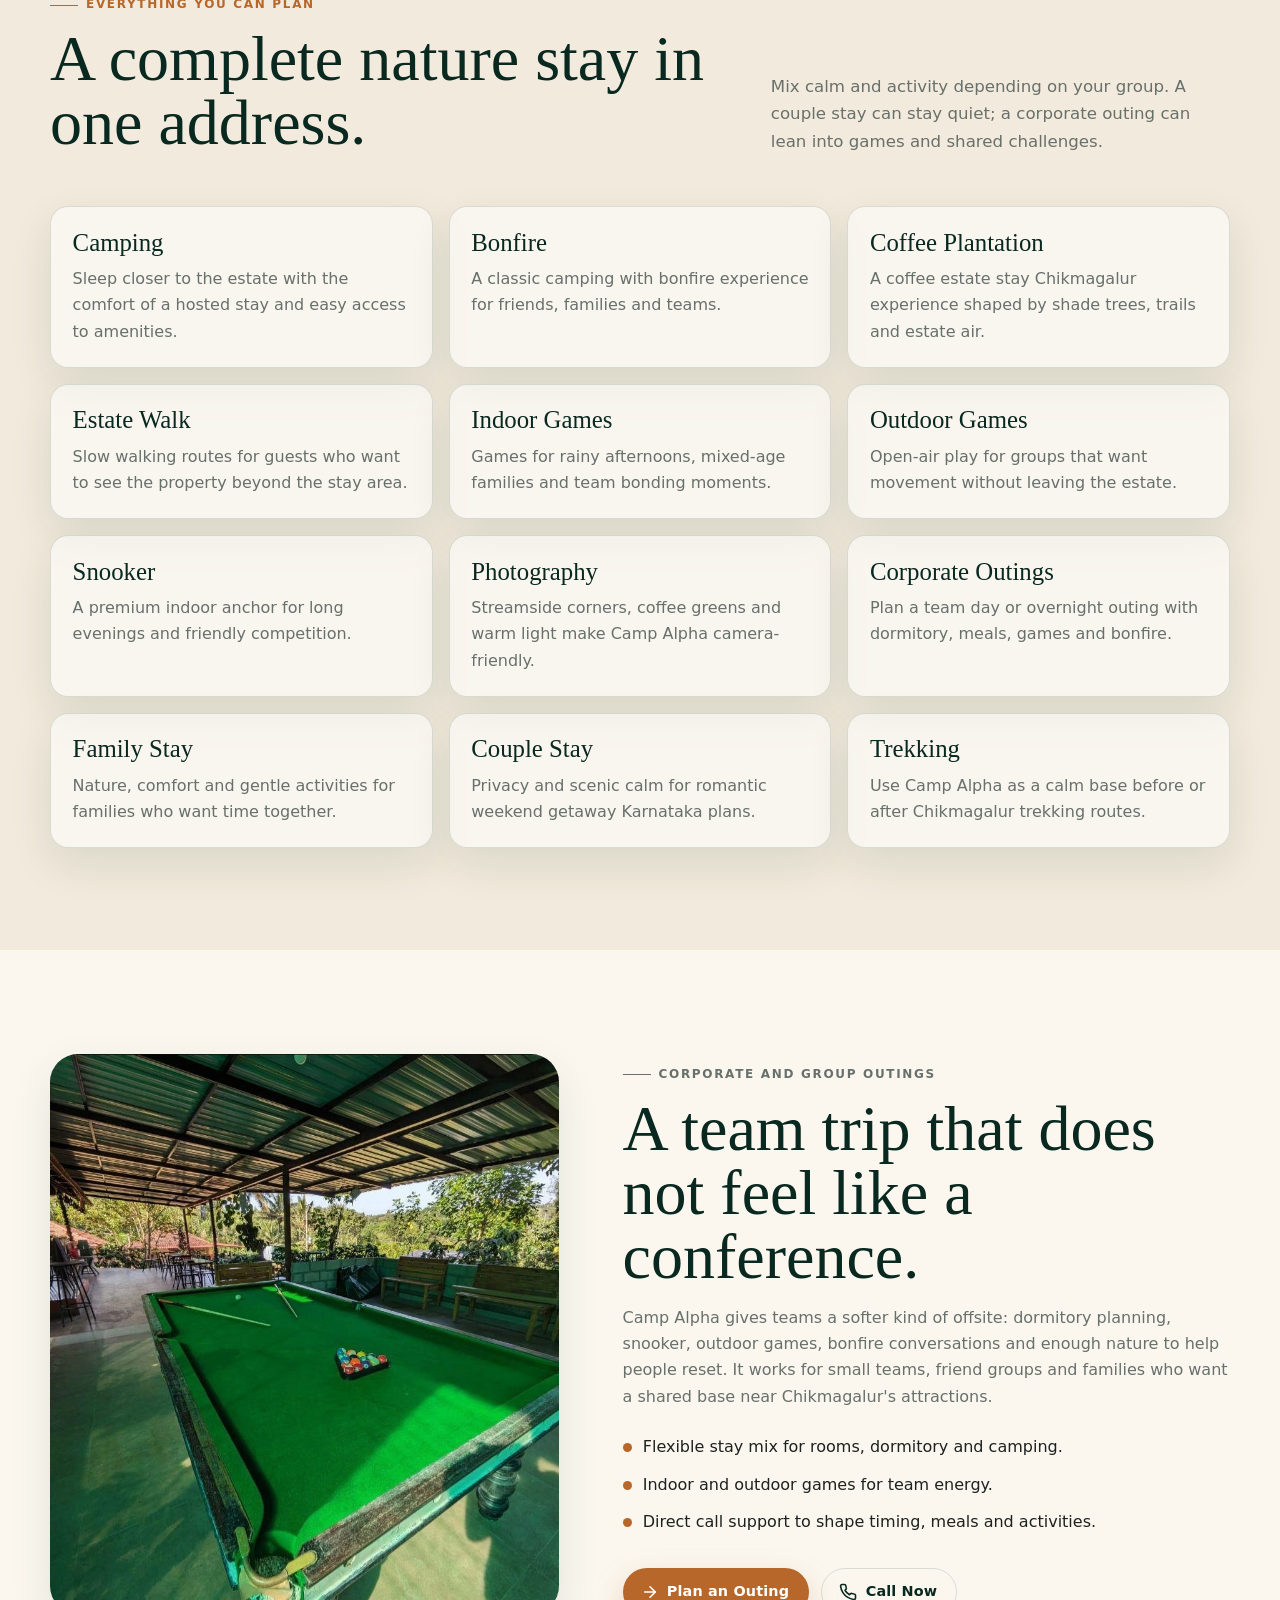
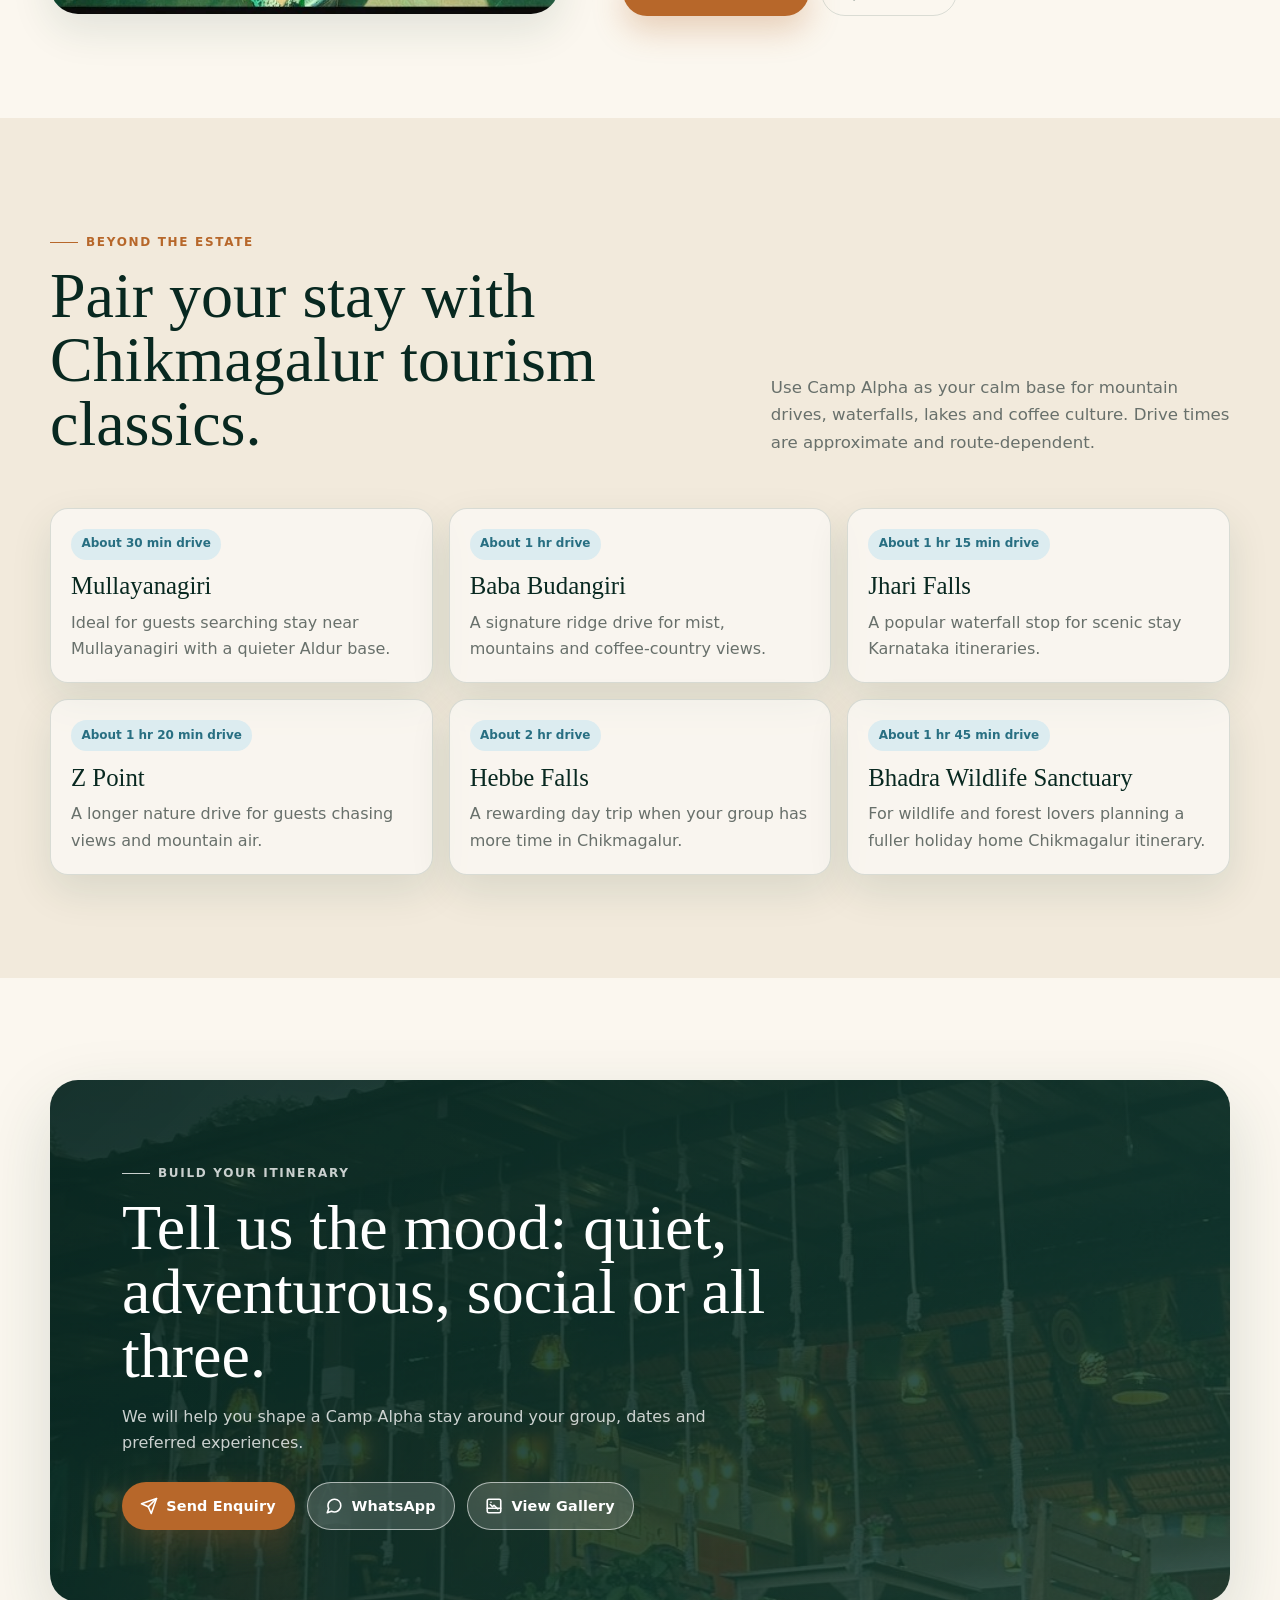
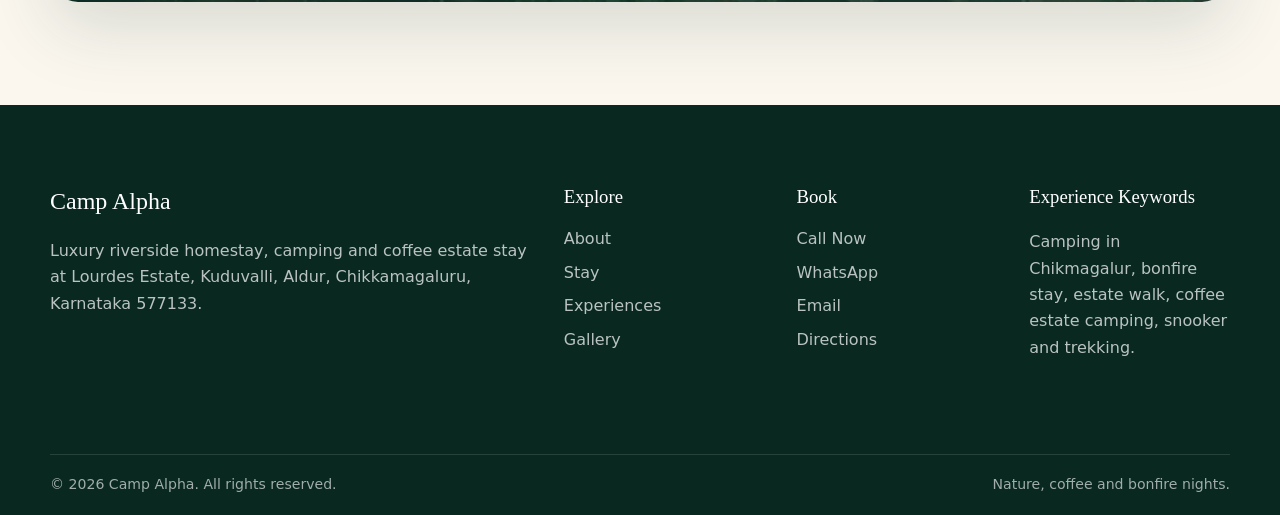
<file: experiences.html>
<!doctype html>
<html lang="en-IN">
<head>
  <meta charset="utf-8">
  <meta name="viewport" content="width=device-width, initial-scale=1">
  <title>Experiences at Camp Alpha | Camping, Bonfire, Trekking and Coffee Estate Stay Chikmagalur</title>
  <meta name="description" content="Explore Camp Alpha experiences: camping in Chikmagalur, bonfire nights, natural stream, coffee plantation walks, trekking, snooker, indoor games and corporate outings.">
  <meta name="robots" content="index, follow">
  <link rel="canonical" href="https://campalpha.co.in/experiences.html">
  <link rel="icon" href="images/icon-192.png" type="image/png">
  <link rel="manifest" href="manifest.webmanifest">
  <meta name="theme-color" content="#123d31">
  <meta property="og:type" content="website">
  <meta property="og:site_name" content="Camp Alpha">
  <meta property="og:title" content="Experiences at Camp Alpha | Camping, Bonfire and Coffee Estate Stay">
  <meta property="og:description" content="Plan camping, bonfire nights, estate walks, snooker, trekking and group experiences in Chikmagalur.">
  <meta property="og:url" content="https://campalpha.co.in/experiences.html">
  <meta property="og:image" content="https://campalpha.co.in/images/share-preview.jpg">
  <meta name="twitter:card" content="summary_large_image">
  <meta name="twitter:title" content="Experiences at Camp Alpha | Camping, Bonfire and Coffee Estate Stay">
  <meta name="twitter:description" content="Estate walks, natural stream, camping with bonfire, snooker and trekking near Aldur.">
  <meta name="twitter:image" content="https://campalpha.co.in/images/share-preview.jpg">
  <link rel="stylesheet" href="styles.css">
  <script type="application/ld+json">
  {
    "@context": "https://schema.org",
    "@graph": [
      {
        "@type": "BreadcrumbList",
        "itemListElement": [
          { "@type": "ListItem", "position": 1, "name": "Home", "item": "https://campalpha.co.in/" },
          { "@type": "ListItem", "position": 2, "name": "Experiences", "item": "https://campalpha.co.in/experiences.html" }
        ]
      },
      {
        "@type": "ItemList",
        "name": "Camp Alpha Chikmagalur Experiences",
        "itemListElement": [
          { "@type": "ListItem", "position": 1, "name": "Camping" },
          { "@type": "ListItem", "position": 2, "name": "Bonfire" },
          { "@type": "ListItem", "position": 3, "name": "Natural Stream" },
          { "@type": "ListItem", "position": 4, "name": "Coffee Plantation" },
          { "@type": "ListItem", "position": 5, "name": "Estate Walk" },
          { "@type": "ListItem", "position": 6, "name": "Indoor Games and Snooker" },
          { "@type": "ListItem", "position": 7, "name": "Corporate Outings" },
          { "@type": "ListItem", "position": 8, "name": "Family and Couple Stays" },
          { "@type": "ListItem", "position": 9, "name": "Trekking" }
        ]
      }
    ]
  }
  </script>
</head>
<body>
  <div class="page-loader" aria-hidden="true"><div class="loader-mark"><span class="loader-ring"></span><span>Camp Alpha</span></div></div>
  <div class="custom-cursor" aria-hidden="true"></div>
  <div class="scroll-progress" aria-hidden="true"></div>
  <a class="skip-link" href="#main">Skip to content</a>

  <header class="site-header">
    <div class="container nav-shell">
      <a class="brand" href="index.html" aria-label="Camp Alpha home"><span class="brand-mark">CA</span><span class="brand-text"><span class="brand-name">Camp Alpha</span><span class="brand-tagline">Escape. Explore. Experience.</span></span></a>
      <nav aria-label="Primary navigation">
        <button class="menu-toggle" type="button" data-menu-toggle aria-controls="primary-navigation" aria-expanded="false" aria-label="Open menu"><span class="menu-lines"></span></button>
        <ul class="nav-links" id="primary-navigation">
          <li><a href="index.html">Home</a></li>
          <li><a href="about.html">About</a></li>
          <li><a href="stay.html">Stay</a></li>
          <li><a href="experiences.html" aria-current="page">Experiences</a></li>
          <li><a href="gallery.html">Gallery</a></li>
          <li><a href="contact.html">Contact</a></li>
        </ul>
      </nav>
      <div class="nav-actions"><button class="icon-button" type="button" data-theme-toggle aria-label="Switch theme">D</button><a class="btn btn-primary" href="contact.html#booking">Book Now</a></div>
    </div>
  </header>

  <main id="main">
    <section class="page-hero" aria-labelledby="experiences-page-title">
      <img src="images/amenity-trek.jpg" width="1142" height="1600" alt="Trekking trail and estate walk near Camp Alpha Chikmagalur">
      <div class="container">
        <ol class="breadcrumb" aria-label="Breadcrumb"><li><a href="index.html">Home</a></li><li>Experiences</li></ol>
        <p class="eyebrow">Things to do</p>
        <h1 id="experiences-page-title">Camping, coffee trails and bonfire stories.</h1>
        <p>At Camp Alpha, the stay expands beyond rooms: natural stream moments, estate walks, snooker, trekking, photography and group experiences built around Chikmagalur's landscape.</p>
      </div>
    </section>

    <section class="section" aria-labelledby="signature-title">
      <div class="container">
        <div class="section-head">
          <div>
            <p class="kicker">Signature experiences</p>
            <h2 class="section-title" id="signature-title">The weekend writes itself.</h2>
          </div>
          <p class="section-text">Guests looking for adventure stay, bonfire stay, coffee estate camping or a scenic family resort in Chikmagalur will find the core experiences right on the property.</p>
        </div>
        <div class="amenity-grid">
          <article class="amenity-card reveal">
            <img src="images/gallery-1.jpg" width="720" height="1280" loading="lazy" alt="Camping with bonfire at Camp Alpha Chikmagalur">
            <div class="card-body"><h3>Camping and Bonfire</h3><p>Gather under the open sky with warm firelight, estate silence and the feeling of being far from ordinary weekends.</p></div>
          </article>
          <article class="amenity-card reveal">
            <img src="images/gallery-2.jpg" width="1080" height="1080" loading="lazy" alt="Coffee plantation stay and natural stream experience at Camp Alpha">
            <div class="card-body"><h3>Natural Stream</h3><p>Let the sound of moving water become the backdrop for slow mornings, photos and family memories.</p></div>
          </article>
          <article class="amenity-card reveal">
            <img src="images/amenity-trek.jpg" width="1142" height="1600" loading="lazy" alt="Coffee estate trekking and outdoor experience in Chikmagalur">
            <div class="card-body"><h3>Coffee Estate Walk</h3><p>Walk through plantation shade, learn the rhythm of coffee country and find quieter corners of the estate.</p></div>
          </article>
        </div>
      </div>
    </section>

    <section class="section section-alt" aria-labelledby="all-experiences-title">
      <div class="container">
        <div class="section-head">
          <div>
            <p class="kicker">Everything you can plan</p>
            <h2 class="section-title" id="all-experiences-title">A complete nature stay in one address.</h2>
          </div>
          <p class="section-text">Mix calm and activity depending on your group. A couple stay can stay quiet; a corporate outing can lean into games and shared challenges.</p>
        </div>
        <div class="card-grid">
          <article class="card reveal"><h3>Camping</h3><p>Sleep closer to the estate with the comfort of a hosted stay and easy access to amenities.</p></article>
          <article class="card reveal"><h3>Bonfire</h3><p>A classic camping with bonfire experience for friends, families and teams.</p></article>
          <article class="card reveal"><h3>Coffee Plantation</h3><p>A coffee estate stay Chikmagalur experience shaped by shade trees, trails and estate air.</p></article>
          <article class="card reveal"><h3>Estate Walk</h3><p>Slow walking routes for guests who want to see the property beyond the stay area.</p></article>
          <article class="card reveal"><h3>Indoor Games</h3><p>Games for rainy afternoons, mixed-age families and team bonding moments.</p></article>
          <article class="card reveal"><h3>Outdoor Games</h3><p>Open-air play for groups that want movement without leaving the estate.</p></article>
          <article class="card reveal"><h3>Snooker</h3><p>A premium indoor anchor for long evenings and friendly competition.</p></article>
          <article class="card reveal"><h3>Photography</h3><p>Streamside corners, coffee greens and warm light make Camp Alpha camera-friendly.</p></article>
          <article class="card reveal"><h3>Corporate Outings</h3><p>Plan a team day or overnight outing with dormitory, meals, games and bonfire.</p></article>
          <article class="card reveal"><h3>Family Stay</h3><p>Nature, comfort and gentle activities for families who want time together.</p></article>
          <article class="card reveal"><h3>Couple Stay</h3><p>Privacy and scenic calm for romantic weekend getaway Karnataka plans.</p></article>
          <article class="card reveal"><h3>Trekking</h3><p>Use Camp Alpha as a calm base before or after Chikmagalur trekking routes.</p></article>
        </div>
      </div>
    </section>

    <section class="section" aria-labelledby="outing-title">
      <div class="container split reverse">
        <div class="split-copy reveal">
          <p class="kicker">Corporate and group outings</p>
          <h2 id="outing-title">A team trip that does not feel like a conference.</h2>
          <p>Camp Alpha gives teams a softer kind of offsite: dormitory planning, snooker, outdoor games, bonfire conversations and enough nature to help people reset. It works for small teams, friend groups and families who want a shared base near Chikmagalur's attractions.</p>
          <ul class="feature-list">
            <li>Flexible stay mix for rooms, dormitory and camping.</li>
            <li>Indoor and outdoor games for team energy.</li>
            <li>Direct call support to shape timing, meals and activities.</li>
          </ul>
          <div class="hero-actions"><a class="btn btn-primary" href="contact.html#booking">Plan an Outing</a><a class="btn btn-outline" href="tel:+917483717675">Call Now</a></div>
        </div>
        <div class="image-frame tall reveal">
          <img src="images/amenity-snooker.jpg" width="1179" height="897" loading="lazy" alt="Snooker and indoor games for corporate outing in Chikmagalur">
        </div>
      </div>
    </section>

    <section class="section section-alt" aria-labelledby="tourism-title">
      <div class="container">
        <div class="section-head">
          <div>
            <p class="kicker">Beyond the estate</p>
            <h2 class="section-title" id="tourism-title">Pair your stay with Chikmagalur tourism classics.</h2>
          </div>
          <p class="section-text">Use Camp Alpha as your calm base for mountain drives, waterfalls, lakes and coffee culture. Drive times are approximate and route-dependent.</p>
        </div>
        <div class="attraction-grid">
          <article class="attraction-card reveal"><span class="distance">About 30 min drive</span><h3>Mullayanagiri</h3><p>Ideal for guests searching stay near Mullayanagiri with a quieter Aldur base.</p></article>
          <article class="attraction-card reveal"><span class="distance">About 1 hr drive</span><h3>Baba Budangiri</h3><p>A signature ridge drive for mist, mountains and coffee-country views.</p></article>
          <article class="attraction-card reveal"><span class="distance">About 1 hr 15 min drive</span><h3>Jhari Falls</h3><p>A popular waterfall stop for scenic stay Karnataka itineraries.</p></article>
          <article class="attraction-card reveal"><span class="distance">About 1 hr 20 min drive</span><h3>Z Point</h3><p>A longer nature drive for guests chasing views and mountain air.</p></article>
          <article class="attraction-card reveal"><span class="distance">About 2 hr drive</span><h3>Hebbe Falls</h3><p>A rewarding day trip when your group has more time in Chikmagalur.</p></article>
          <article class="attraction-card reveal"><span class="distance">About 1 hr 45 min drive</span><h3>Bhadra Wildlife Sanctuary</h3><p>For wildlife and forest lovers planning a fuller holiday home Chikmagalur itinerary.</p></article>
        </div>
      </div>
    </section>

    <section class="section">
      <div class="container">
        <div class="cta-band reveal">
          <p class="kicker">Build your itinerary</p>
          <h2>Tell us the mood: quiet, adventurous, social or all three.</h2>
          <p>We will help you shape a Camp Alpha stay around your group, dates and preferred experiences.</p>
          <div class="cta-actions"><a class="btn btn-primary" href="contact.html#booking">Send Enquiry</a><a class="btn btn-secondary" href="https://wa.me/917483717675?text=Hello%20Camp%20Alpha,%20I%20would%20like%20to%20book%20a%20stay.">WhatsApp</a><a class="btn btn-secondary" href="gallery.html">View Gallery</a></div>
        </div>
      </div>
    </section>
  </main>

  <footer class="site-footer">
    <div class="container footer-grid">
      <div><h2>Camp Alpha</h2><p>Luxury riverside homestay, camping and coffee estate stay at Lourdes Estate, Kuduvalli, Aldur, Chikkamagaluru, Karnataka 577133.</p></div>
      <div><h3>Explore</h3><ul class="footer-links"><li><a href="about.html">About</a></li><li><a href="stay.html">Stay</a></li><li><a href="experiences.html">Experiences</a></li><li><a href="gallery.html">Gallery</a></li></ul></div>
      <div><h3>Book</h3><ul class="footer-links"><li><a href="tel:+917483717675">Call Now</a></li><li><a href="https://wa.me/917483717675?text=Hello%20Camp%20Alpha,%20I%20would%20like%20to%20book%20a%20stay.">WhatsApp</a></li><li><a href="mailto:alphacamp.ckm@gmail.com">Email</a></li><li><a href="https://maps.app.goo.gl/TQwAsmu9Sy5P6Amt7">Directions</a></li></ul></div>
      <div><h3>Experience Keywords</h3><p>Camping in Chikmagalur, bonfire stay, estate walk, coffee estate camping, snooker and trekking.</p></div>
    </div>
    <div class="container footer-bottom"><span>&copy; <span data-year></span> Camp Alpha. All rights reserved.</span><span>Nature, coffee and bonfire nights.</span></div>
  </footer>

  <div class="floating-actions" aria-label="Floating booking actions">
    <a class="float-button whatsapp" href="https://wa.me/917483717675?text=Hello%20Camp%20Alpha,%20I%20would%20like%20to%20book%20a%20stay." aria-label="Chat on WhatsApp">WA</a>
    <a class="float-button" href="contact.html#booking" aria-label="Book now">Book</a>
    <button class="float-button" type="button" data-back-top aria-label="Back to top">Top</button>
  </div>
  <div class="mobile-sticky-cta" aria-label="Mobile quick actions"><a href="tel:+917483717675">Call</a><a href="https://wa.me/917483717675?text=Hello%20Camp%20Alpha,%20I%20would%20like%20to%20book%20a%20stay.">WhatsApp</a><a href="contact.html#booking">Book</a></div>
  <div class="cookie-consent" data-cookie-consent><p>Camp Alpha uses essential cookies only to remember preferences such as theme and consent.</p><button class="btn btn-primary" type="button" data-cookie-accept>Accept</button></div>
  <script src="script.js" defer></script>
</body>
</html>
</file>
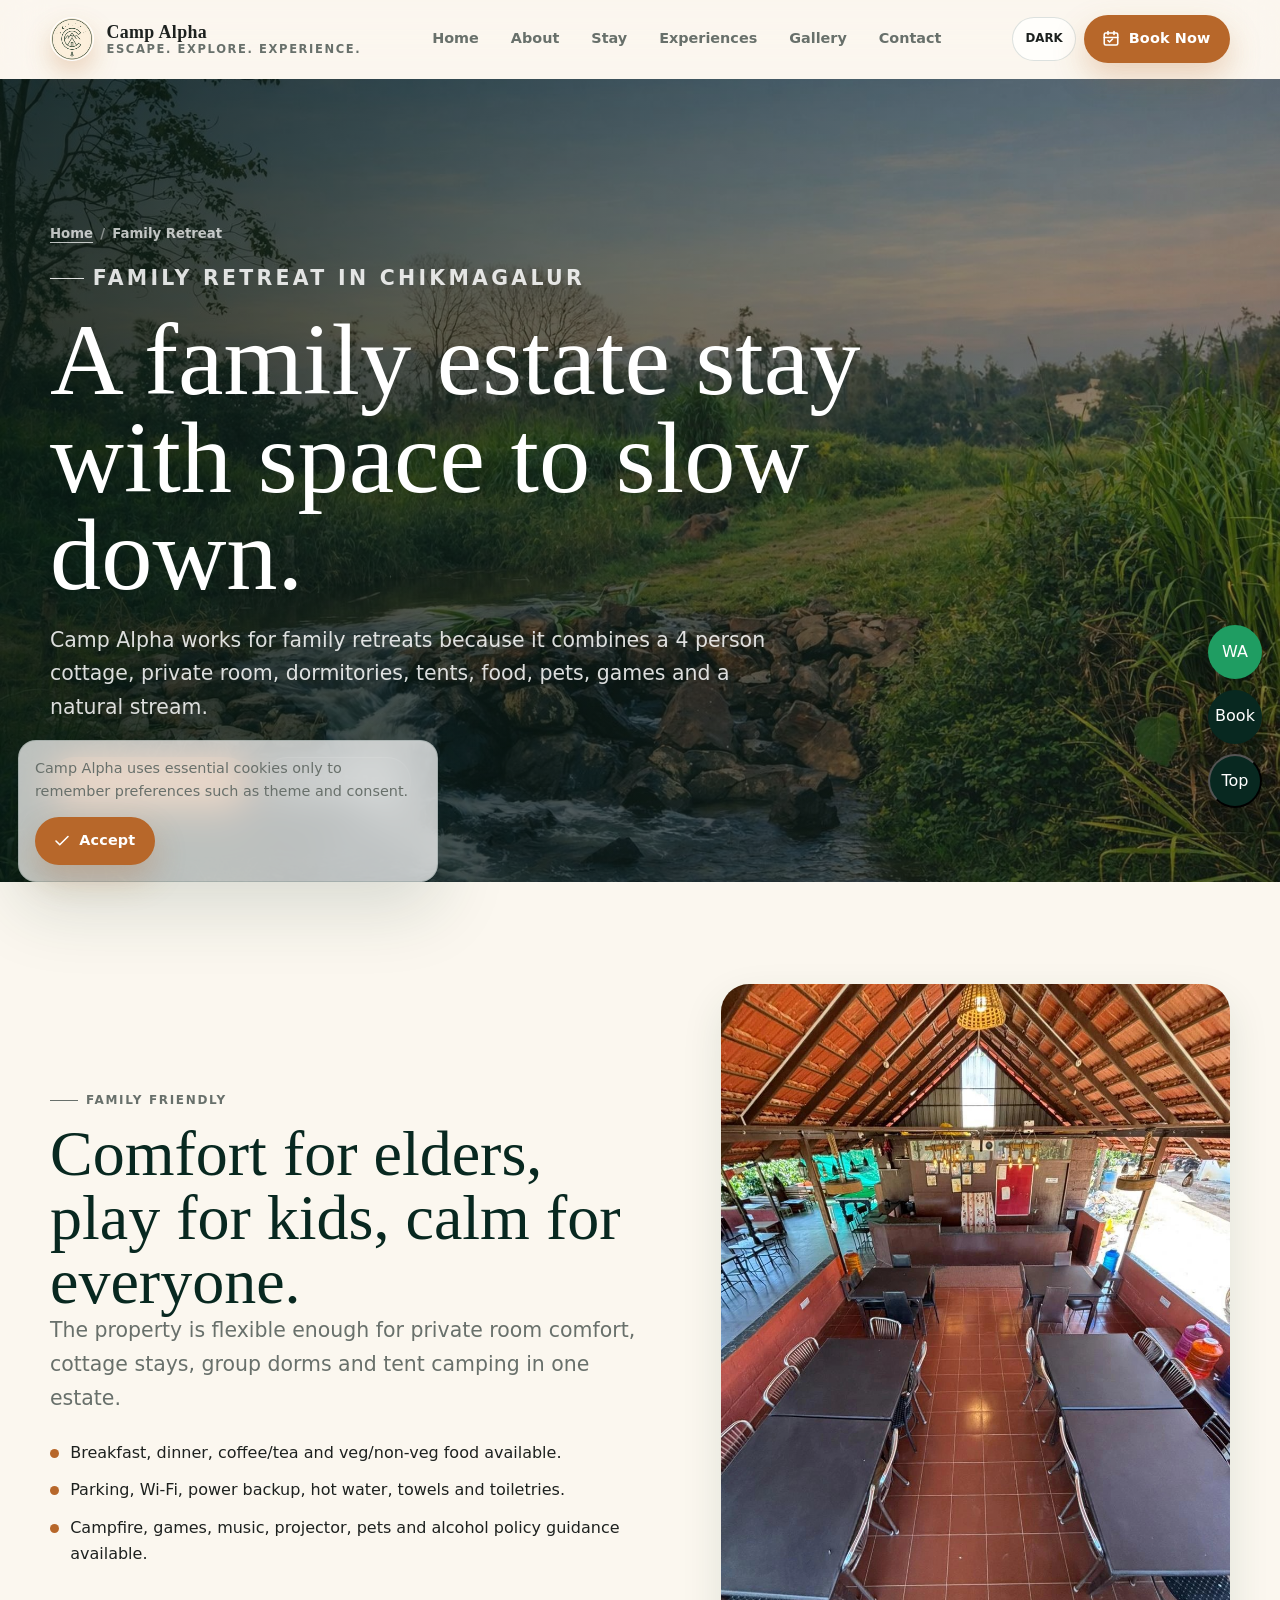
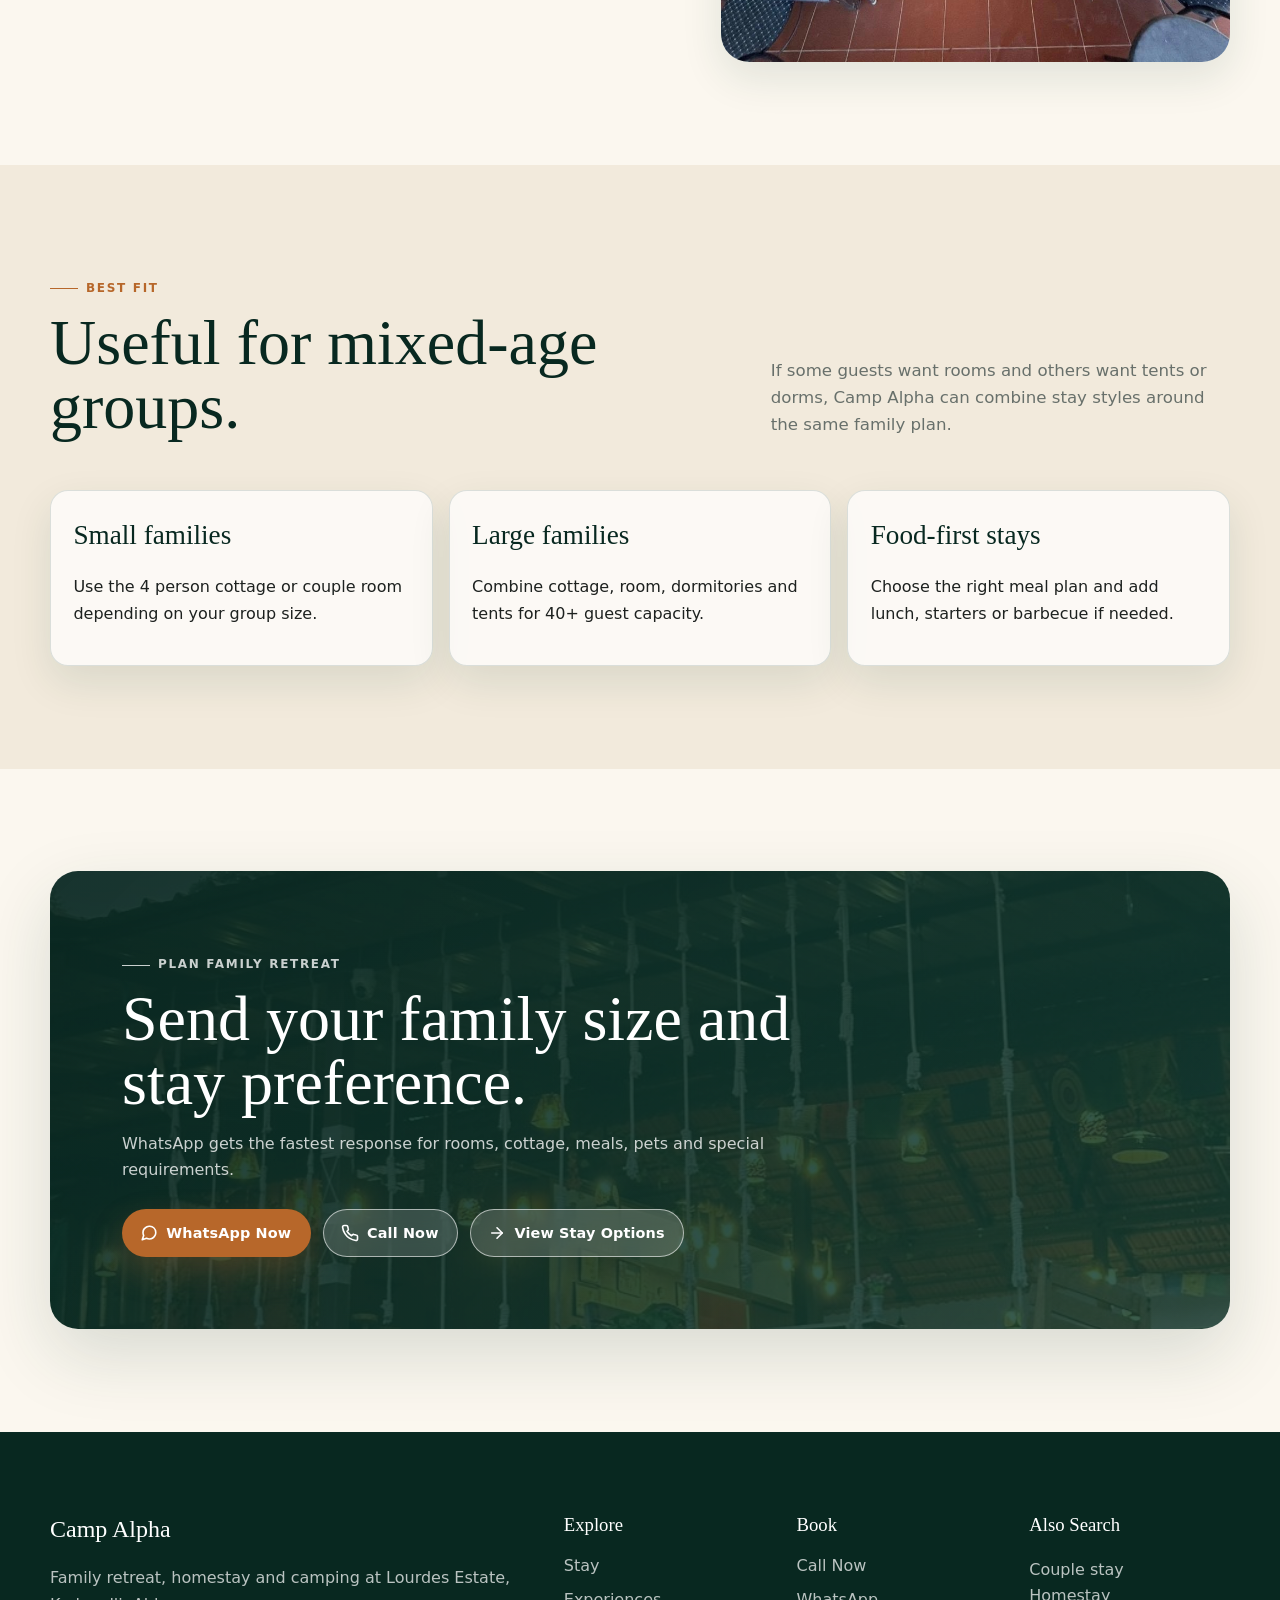
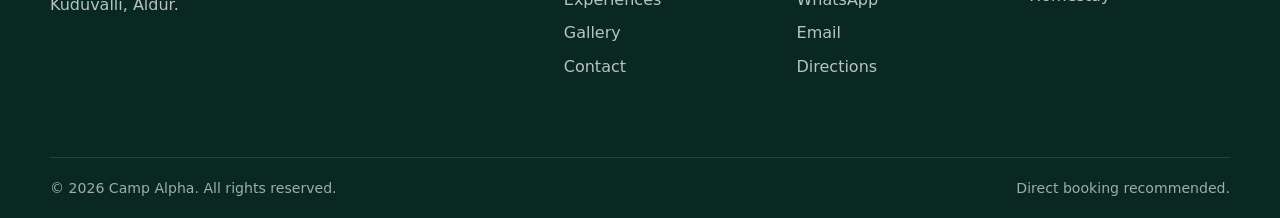
<file: family-retreat-chikmagalur.html>
<!doctype html>
<html lang="en-IN">
<head>
  <meta charset="utf-8">
  <meta name="viewport" content="width=device-width, initial-scale=1">
  <title>Family Retreat in Chikmagalur | Cottage, Rooms, Food and Estate Stay | Camp Alpha</title>
  <meta name="description" content="Plan a family retreat in Chikmagalur at Camp Alpha with cottage, rooms, dorms, furnished tents, food, pets, games, campfire and estate setting.">
  <meta name="robots" content="index, follow">
  <link rel="canonical" href="https://campalpha.co.in/family-retreat-chikmagalur.html">
  <link rel="icon" href="images/icon-192.png" type="image/png"><link rel="manifest" href="manifest.webmanifest"><meta name="theme-color" content="#123d31">
  <meta property="og:type" content="website"><meta property="og:site_name" content="Camp Alpha"><meta property="og:title" content="Family Retreat in Chikmagalur | Camp Alpha"><meta property="og:description" content="A family-friendly estate stay with cottage, rooms, food, games, pets and campfire."><meta property="og:url" content="https://campalpha.co.in/family-retreat-chikmagalur.html"><meta property="og:image" content="https://campalpha.co.in/images/share-preview.jpg"><meta name="twitter:card" content="summary_large_image"><meta name="twitter:image" content="https://campalpha.co.in/images/share-preview.jpg">
  <link rel="stylesheet" href="styles.css">
</head>
<body>
  <div class="page-loader" aria-hidden="true"><div class="loader-mark"><span class="loader-ring"></span><span>Camp Alpha</span></div></div><div class="custom-cursor" aria-hidden="true"></div><div class="scroll-progress" aria-hidden="true"></div><a class="skip-link" href="#main">Skip to content</a>
  <header class="site-header"><div class="container nav-shell"><a class="brand" href="index.html" aria-label="Camp Alpha home"><span class="brand-mark">CA</span><span class="brand-text"><span class="brand-name">Camp Alpha</span><span class="brand-tagline">Escape. Explore. Experience.</span></span></a><nav aria-label="Primary navigation"><button class="menu-toggle" type="button" data-menu-toggle aria-controls="primary-navigation" aria-expanded="false" aria-label="Open menu"><span class="menu-lines"></span></button><ul class="nav-links" id="primary-navigation"><li><a href="index.html">Home</a></li><li><a href="about.html">About</a></li><li><a href="stay.html">Stay</a></li><li><a href="experiences.html">Experiences</a></li><li><a href="gallery.html">Gallery</a></li><li><a href="contact.html">Contact</a></li></ul></nav><div class="nav-actions"><button class="icon-button" type="button" data-theme-toggle aria-label="Switch theme">D</button><a class="btn btn-primary" href="contact.html#booking">Book Now</a></div></div></header>
  <main id="main">
    <section class="page-hero" aria-labelledby="page-title"><img src="images/share-preview.jpg" width="1536" height="1024" alt="Family retreat in Chikmagalur at Camp Alpha"><div class="container"><ol class="breadcrumb" aria-label="Breadcrumb"><li><a href="index.html">Home</a></li><li>Family Retreat</li></ol><p class="eyebrow">Family retreat in Chikmagalur</p><h1 id="page-title">A family estate stay with space to slow down.</h1><p>Camp Alpha works for family retreats because it combines a 4 person cottage, private room, dormitories, tents, food, pets, games and a natural stream.</p><div class="hero-actions"><a class="btn btn-primary" href="contact.html#booking">Plan Family Stay</a><a class="btn btn-secondary" href="https://wa.me/917483717675?text=Hello%20Camp%20Alpha,%20I%20am%20planning%20a%20family%20retreat%20in%20Chikmagalur.">WhatsApp</a></div></div></section>
    <section class="section" aria-labelledby="family-title"><div class="container split"><div class="split-copy reveal"><p class="kicker">Family friendly</p><h2 id="family-title">Comfort for elders, play for kids, calm for everyone.</h2><p class="lead">The property is flexible enough for private room comfort, cottage stays, group dorms and tent camping in one estate.</p><ul class="feature-list"><li>Breakfast, dinner, coffee/tea and veg/non-veg food available.</li><li>Parking, Wi-Fi, power backup, hot water, towels and toiletries.</li><li>Campfire, games, music, projector, pets and alcohol policy guidance available.</li></ul></div><div class="image-frame tall reveal"><img src="images/amenity-dining.jpg" width="960" height="1280" loading="lazy" alt="Hosted family dining at Camp Alpha Chikmagalur"></div></div></section>
    <section class="section section-alt" aria-labelledby="fit-title"><div class="container"><div class="section-head"><div><p class="kicker">Best fit</p><h2 class="section-title" id="fit-title">Useful for mixed-age groups.</h2></div><p class="section-text">If some guests want rooms and others want tents or dorms, Camp Alpha can combine stay styles around the same family plan.</p></div><div class="package-grid"><article class="package-card reveal"><h3>Small families</h3><p>Use the 4 person cottage or couple room depending on your group size.</p></article><article class="package-card reveal"><h3>Large families</h3><p>Combine cottage, room, dormitories and tents for 40+ guest capacity.</p></article><article class="package-card reveal"><h3>Food-first stays</h3><p>Choose the right meal plan and add lunch, starters or barbecue if needed.</p></article></div></div></section>
    <section class="section"><div class="container"><div class="cta-band reveal"><p class="kicker">Plan family retreat</p><h2>Send your family size and stay preference.</h2><p>WhatsApp gets the fastest response for rooms, cottage, meals, pets and special requirements.</p><div class="cta-actions"><a class="btn btn-primary" href="https://wa.me/917483717675?text=Hello%20Camp%20Alpha,%20I%20want%20to%20plan%20a%20family%20retreat.">WhatsApp Now</a><a class="btn btn-secondary" href="tel:+917483717675">Call Now</a><a class="btn btn-secondary" href="stay.html">View Stay Options</a></div></div></div></section>
  </main>
  <footer class="site-footer"><div class="container footer-grid"><div><h2>Camp Alpha</h2><p>Family retreat, homestay and camping at Lourdes Estate, Kuduvalli, Aldur.</p></div><div><h3>Explore</h3><ul class="footer-links"><li><a href="stay.html">Stay</a></li><li><a href="experiences.html">Experiences</a></li><li><a href="gallery.html">Gallery</a></li><li><a href="contact.html">Contact</a></li></ul></div><div><h3>Book</h3><ul class="footer-links"><li><a href="tel:+917483717675">Call Now</a></li><li><a href="https://wa.me/917483717675?text=Hello%20Camp%20Alpha,%20I%20would%20like%20to%20book%20a%20stay.">WhatsApp</a></li><li><a href="mailto:alphacamp.ckm@gmail.com">Email</a></li><li><a href="https://maps.app.goo.gl/TQwAsmu9Sy5P6Amt7">Directions</a></li></ul></div><div><h3>Also Search</h3><p><a href="couple-stay-chikmagalur.html">Couple stay</a><br><a href="homestay-in-chikmagalur.html">Homestay</a></p></div></div><div class="container footer-bottom"><span>&copy; <span data-year></span> Camp Alpha. All rights reserved.</span><span>Direct booking recommended.</span></div></footer>
  <div class="floating-actions" aria-label="Floating booking actions"><a class="float-button whatsapp" href="https://wa.me/917483717675?text=Hello%20Camp%20Alpha,%20I%20would%20like%20to%20book%20a%20stay." aria-label="Chat on WhatsApp">WA</a><a class="float-button" href="contact.html#booking" aria-label="Book now">Book</a><button class="float-button" type="button" data-back-top aria-label="Back to top">Top</button></div><div class="mobile-sticky-cta" aria-label="Mobile quick actions"><a href="tel:+917483717675">Call</a><a href="https://wa.me/917483717675?text=Hello%20Camp%20Alpha,%20I%20would%20like%20to%20book%20a%20stay.">WhatsApp</a><a href="contact.html#booking">Book</a></div><div class="cookie-consent" data-cookie-consent><p>Camp Alpha uses essential cookies only to remember preferences such as theme and consent.</p><button class="btn btn-primary" type="button" data-cookie-accept>Accept</button></div><script src="script.js" defer></script>
</body>
</html>
</file>
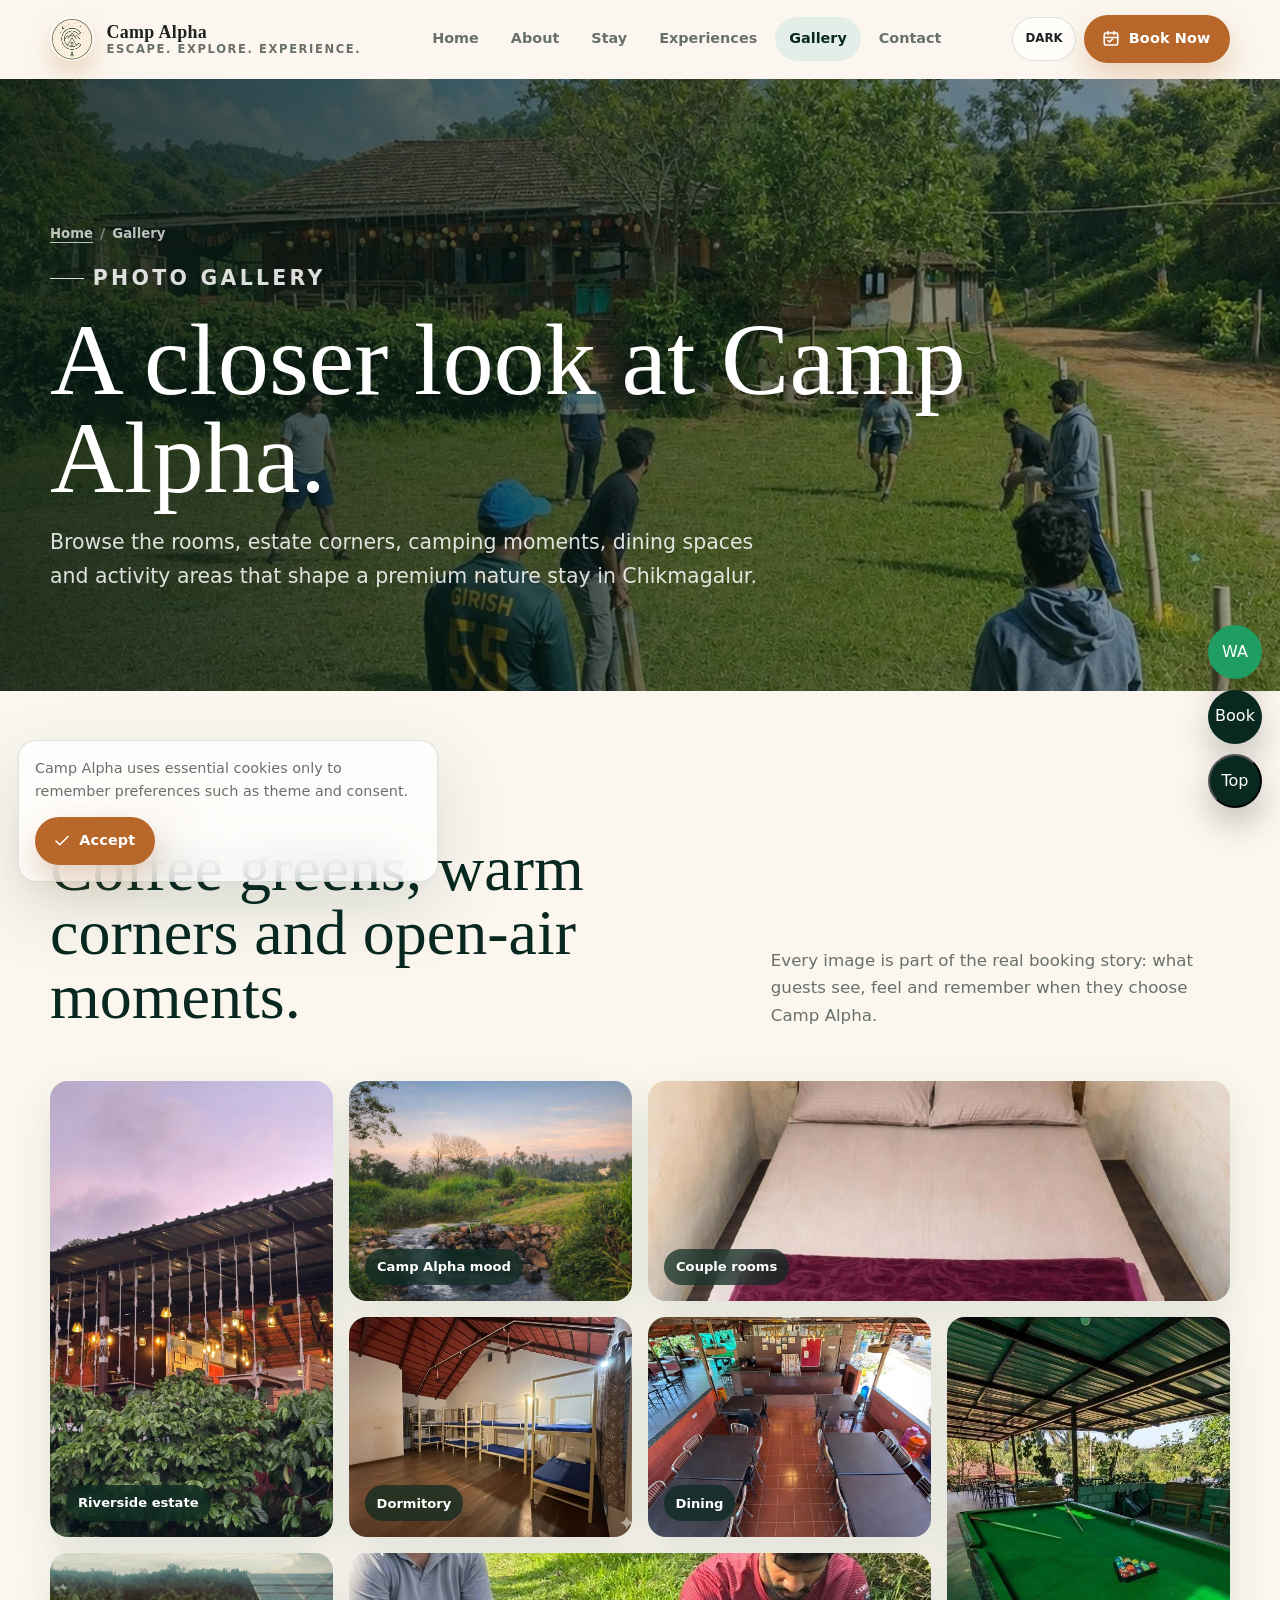
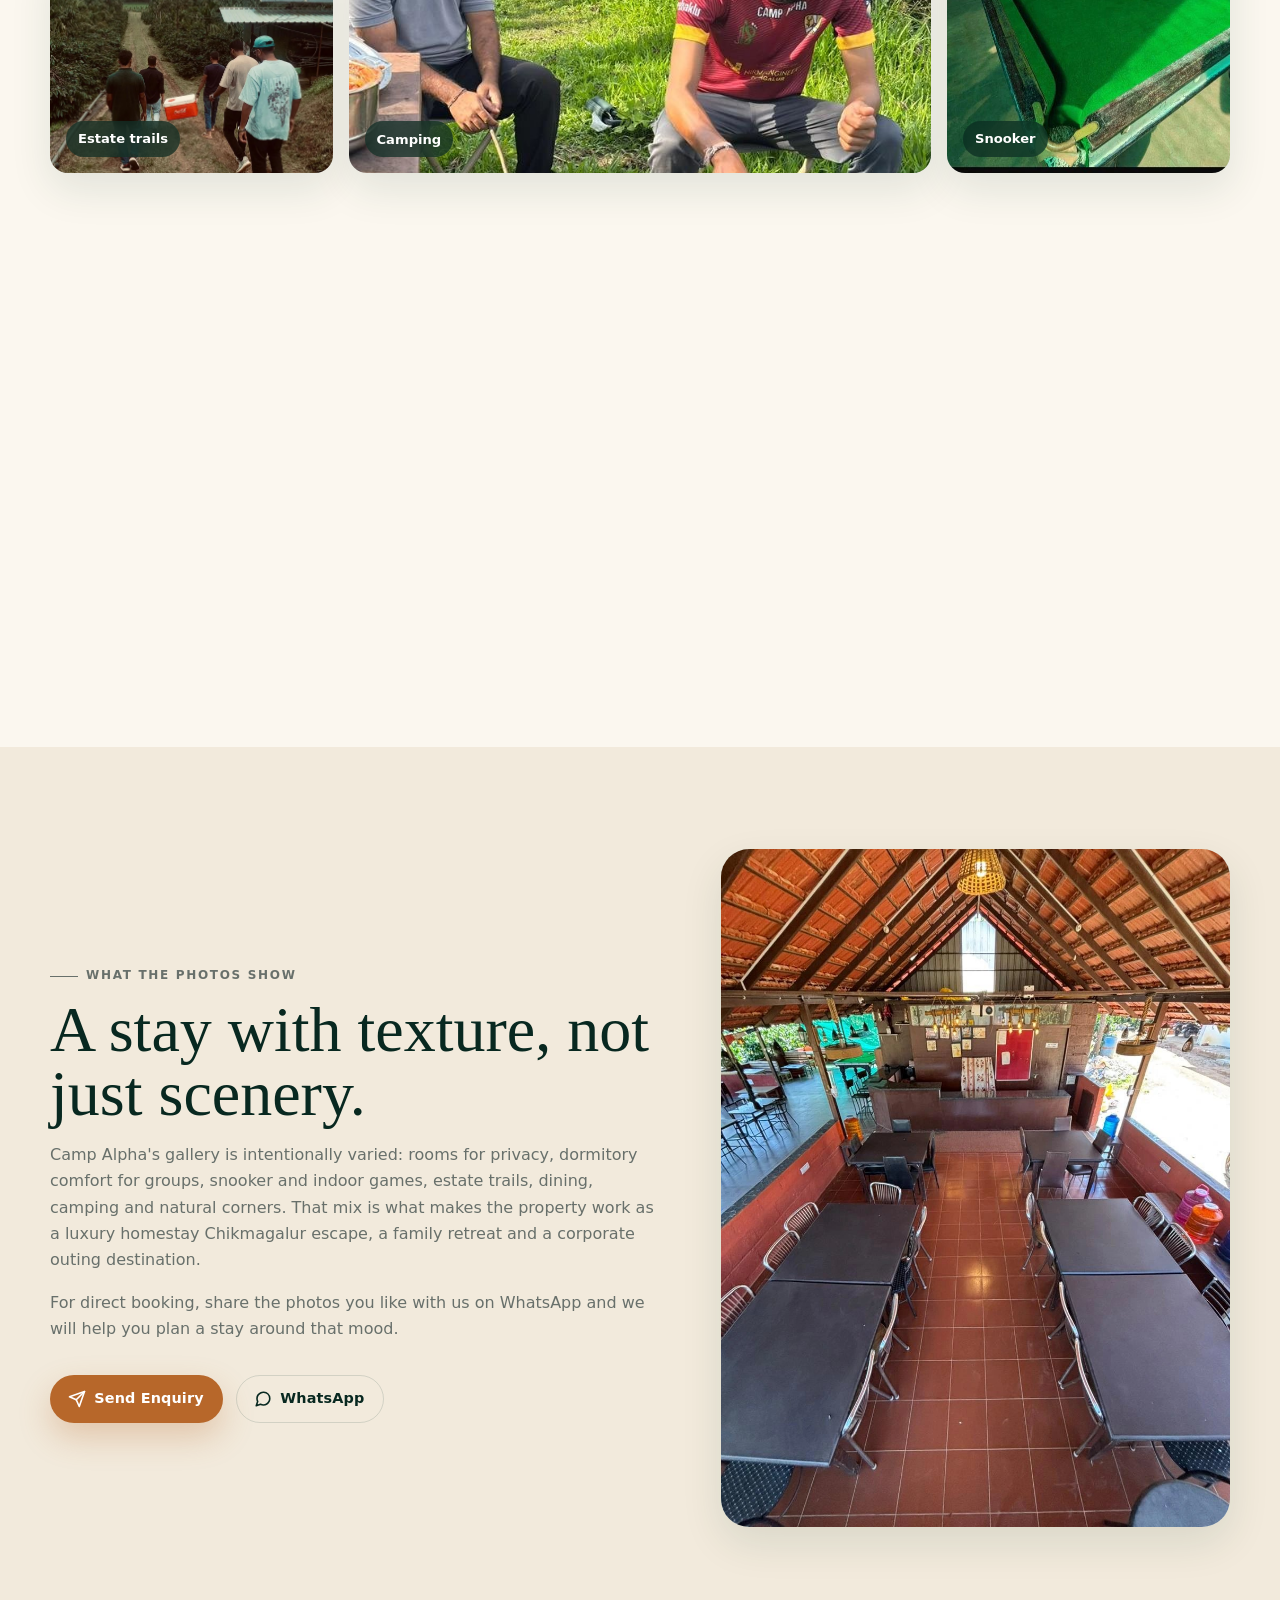
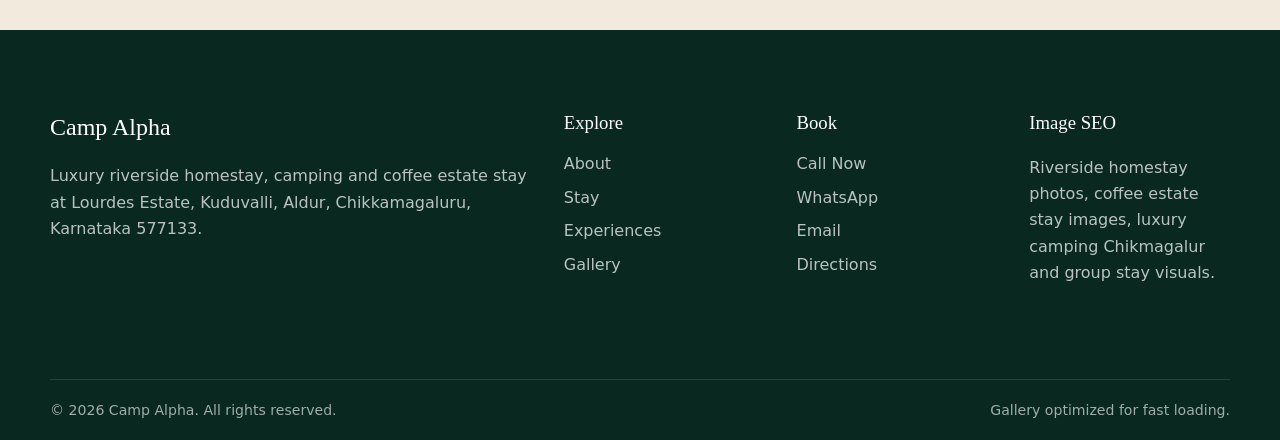
<file: gallery.html>
<!doctype html>
<html lang="en-IN">
<head>
  <meta charset="utf-8">
  <meta name="viewport" content="width=device-width, initial-scale=1">
  <title>Camp Alpha Gallery | Riverside Homestay and Coffee Estate Stay Chikmagalur Photos</title>
  <meta name="description" content="View photos of Camp Alpha Chikmagalur: riverside homestay views, coffee estate stay, camping, dining, snooker, trekking, couple rooms and dormitory accommodation.">
  <meta name="robots" content="index, follow">
  <link rel="canonical" href="https://campalpha.co.in/gallery.html">
  <link rel="icon" href="images/icon-192.png" type="image/png">
  <link rel="manifest" href="manifest.webmanifest">
  <meta name="theme-color" content="#123d31">
  <meta property="og:type" content="website">
  <meta property="og:site_name" content="Camp Alpha">
  <meta property="og:title" content="Camp Alpha Gallery | Riverside Homestay Chikmagalur Photos">
  <meta property="og:description" content="Explore Camp Alpha photos: coffee estate, camping, rooms, dormitory, dining, snooker and nature experiences.">
  <meta property="og:url" content="https://campalpha.co.in/gallery.html">
  <meta property="og:image" content="https://campalpha.co.in/images/share-preview.jpg">
  <meta name="twitter:card" content="summary_large_image">
  <meta name="twitter:title" content="Camp Alpha Gallery | Riverside Homestay Chikmagalur Photos">
  <meta name="twitter:description" content="Photos from a premium coffee estate stay and camping destination near Aldur.">
  <meta name="twitter:image" content="https://campalpha.co.in/images/share-preview.jpg">
  <link rel="stylesheet" href="styles.css">
  <script type="application/ld+json">
  {
    "@context": "https://schema.org",
    "@graph": [
      {
        "@type": "ImageGallery",
        "name": "Camp Alpha Gallery",
        "url": "https://campalpha.co.in/gallery.html",
        "image": [
          "https://campalpha.co.in/images/hero-bg.jpg",
          "https://campalpha.co.in/images/gallery-1.jpg",
          "https://campalpha.co.in/images/gallery-2.jpg",
          "https://campalpha.co.in/images/gallery-3.jpg",
          "https://campalpha.co.in/images/gallery-4.jpg",
          "https://campalpha.co.in/images/stay-couple.jpg",
          "https://campalpha.co.in/images/stay-dorm.jpg",
          "https://campalpha.co.in/images/amenity-dining.jpg",
          "https://campalpha.co.in/images/amenity-snooker.jpg",
          "https://campalpha.co.in/images/amenity-trek.jpg"
        ]
      },
      {
        "@type": "BreadcrumbList",
        "itemListElement": [
          { "@type": "ListItem", "position": 1, "name": "Home", "item": "https://campalpha.co.in/" },
          { "@type": "ListItem", "position": 2, "name": "Gallery", "item": "https://campalpha.co.in/gallery.html" }
        ]
      }
    ]
  }
  </script>
</head>
<body>
  <div class="page-loader" aria-hidden="true"><div class="loader-mark"><span class="loader-ring"></span><span>Camp Alpha</span></div></div>
  <div class="custom-cursor" aria-hidden="true"></div>
  <div class="scroll-progress" aria-hidden="true"></div>
  <a class="skip-link" href="#main">Skip to content</a>

  <header class="site-header">
    <div class="container nav-shell">
      <a class="brand" href="index.html" aria-label="Camp Alpha home"><span class="brand-mark">CA</span><span class="brand-text"><span class="brand-name">Camp Alpha</span><span class="brand-tagline">Escape. Explore. Experience.</span></span></a>
      <nav aria-label="Primary navigation">
        <button class="menu-toggle" type="button" data-menu-toggle aria-controls="primary-navigation" aria-expanded="false" aria-label="Open menu"><span class="menu-lines"></span></button>
        <ul class="nav-links" id="primary-navigation">
          <li><a href="index.html">Home</a></li>
          <li><a href="about.html">About</a></li>
          <li><a href="stay.html">Stay</a></li>
          <li><a href="experiences.html">Experiences</a></li>
          <li><a href="gallery.html" aria-current="page">Gallery</a></li>
          <li><a href="contact.html">Contact</a></li>
        </ul>
      </nav>
      <div class="nav-actions"><button class="icon-button" type="button" data-theme-toggle aria-label="Switch theme">D</button><a class="btn btn-primary" href="contact.html#booking">Book Now</a></div>
    </div>
  </header>

  <main id="main">
    <section class="page-hero" aria-labelledby="gallery-page-title">
      <img src="images/gallery-4.jpg" width="1086" height="1448" alt="Scenic estate view at Camp Alpha Chikmagalur">
      <div class="container">
        <ol class="breadcrumb" aria-label="Breadcrumb"><li><a href="index.html">Home</a></li><li>Gallery</li></ol>
        <p class="eyebrow">Photo gallery</p>
        <h1 id="gallery-page-title">A closer look at Camp Alpha.</h1>
        <p>Browse the rooms, estate corners, camping moments, dining spaces and activity areas that shape a premium nature stay in Chikmagalur.</p>
      </div>
    </section>

    <section class="section" aria-labelledby="gallery-grid-title">
      <div class="container">
        <div class="section-head">
          <div>
            <p class="kicker">Visual tour</p>
            <h2 class="section-title" id="gallery-grid-title">Coffee greens, warm corners and open-air moments.</h2>
          </div>
          <p class="section-text">Every image is part of the real booking story: what guests see, feel and remember when they choose Camp Alpha.</p>
        </div>
        <div class="gallery-grid gallery-rich">
          <a class="gallery-link reveal" href="images/hero-bg.jpg" data-lightbox data-caption="Luxury riverside coffee estate homestay in Chikmagalur">
            <img src="images/hero-bg.jpg" width="1254" height="1254" loading="lazy" alt="Luxury riverside coffee estate homestay in Chikmagalur">
            <span>Riverside estate</span>
          </a>
          <a class="gallery-link reveal" href="images/share-preview.jpg" data-lightbox data-caption="Camp Alpha premium hospitality mood">
            <img src="images/share-preview.jpg" width="1536" height="1024" loading="lazy" alt="Camp Alpha premium hospitality mood in Aldur">
            <span>Camp Alpha mood</span>
          </a>
          <a class="gallery-link reveal" href="images/stay-couple.jpg" data-lightbox data-caption="Couple stay in Chikmagalur at Camp Alpha">
            <img src="images/stay-couple.jpg" width="853" height="1280" loading="lazy" alt="Couple room accommodation at Camp Alpha Chikmagalur">
            <span>Couple rooms</span>
          </a>
          <a class="gallery-link reveal" href="images/stay-dorm.jpg" data-lightbox data-caption="Dormitory for group stays in Chikmagalur">
            <img src="images/stay-dorm.jpg" width="1184" height="864" loading="lazy" alt="Dormitory accommodation for group stays in Chikmagalur">
            <span>Dormitory</span>
          </a>
          <a class="gallery-link reveal" href="images/amenity-dining.jpg" data-lightbox data-caption="Dining and hosted meals at Camp Alpha">
            <img src="images/amenity-dining.jpg" width="960" height="1280" loading="lazy" alt="Dining and hosted meals at Camp Alpha">
            <span>Dining</span>
          </a>
          <a class="gallery-link reveal" href="images/amenity-snooker.jpg" data-lightbox data-caption="Snooker and indoor games at Camp Alpha">
            <img src="images/amenity-snooker.jpg" width="1179" height="897" loading="lazy" alt="Snooker and indoor games at Camp Alpha">
            <span>Snooker</span>
          </a>
          <a class="gallery-link reveal" href="images/amenity-trek.jpg" data-lightbox data-caption="Trekking and estate walks around Aldur">
            <img src="images/amenity-trek.jpg" width="1142" height="1600" loading="lazy" alt="Trekking and estate walks around Aldur Chikmagalur">
            <span>Estate trails</span>
          </a>
          <a class="gallery-link reveal" href="images/gallery-1.jpg" data-lightbox data-caption="Camping and bonfire night at Camp Alpha">
            <img src="images/gallery-1.jpg" width="720" height="1280" loading="lazy" alt="Camping and bonfire night at Camp Alpha">
            <span>Camping</span>
          </a>
          <a class="gallery-link reveal" href="images/gallery-2.jpg" data-lightbox data-caption="Coffee plantation stay in Chikmagalur">
            <img src="images/gallery-2.jpg" width="1080" height="1080" loading="lazy" alt="Coffee plantation stay in Chikmagalur">
            <span>Coffee plantation</span>
          </a>
          <a class="gallery-link reveal" href="images/gallery-3.jpg" data-lightbox data-caption="Luxury camping and nature stay at Camp Alpha">
            <img src="images/gallery-3.jpg" width="1536" height="1152" loading="lazy" alt="Luxury camping and nature stay at Camp Alpha">
            <span>Nature stay</span>
          </a>
          <a class="gallery-link reveal" href="images/gallery-4.jpg" data-lightbox data-caption="Scenic Camp Alpha estate corner">
            <img src="images/gallery-4.jpg" width="1086" height="1448" loading="lazy" alt="Scenic Camp Alpha estate corner">
            <span>Scenic corners</span>
          </a>
        </div>
      </div>
    </section>

    <section class="section section-alt" aria-labelledby="gallery-copy-title">
      <div class="container split">
        <div class="split-copy reveal">
          <p class="kicker">What the photos show</p>
          <h2 id="gallery-copy-title">A stay with texture, not just scenery.</h2>
          <p>Camp Alpha's gallery is intentionally varied: rooms for privacy, dormitory comfort for groups, snooker and indoor games, estate trails, dining, camping and natural corners. That mix is what makes the property work as a luxury homestay Chikmagalur escape, a family retreat and a corporate outing destination.</p>
          <p>For direct booking, share the photos you like with us on WhatsApp and we will help you plan a stay around that mood.</p>
          <div class="hero-actions"><a class="btn btn-primary" href="contact.html#booking">Send Enquiry</a><a class="btn btn-outline" href="https://wa.me/917483717675?text=Hello%20Camp%20Alpha,%20I%20would%20like%20to%20book%20a%20stay.">WhatsApp</a></div>
        </div>
        <div class="image-frame reveal">
          <img src="images/amenity-dining.jpg" width="960" height="1280" loading="lazy" alt="Hosted dining experience at Camp Alpha Chikmagalur">
        </div>
      </div>
    </section>
  </main>

  <footer class="site-footer">
    <div class="container footer-grid">
      <div><h2>Camp Alpha</h2><p>Luxury riverside homestay, camping and coffee estate stay at Lourdes Estate, Kuduvalli, Aldur, Chikkamagaluru, Karnataka 577133.</p></div>
      <div><h3>Explore</h3><ul class="footer-links"><li><a href="about.html">About</a></li><li><a href="stay.html">Stay</a></li><li><a href="experiences.html">Experiences</a></li><li><a href="gallery.html">Gallery</a></li></ul></div>
      <div><h3>Book</h3><ul class="footer-links"><li><a href="tel:+917483717675">Call Now</a></li><li><a href="https://wa.me/917483717675?text=Hello%20Camp%20Alpha,%20I%20would%20like%20to%20book%20a%20stay.">WhatsApp</a></li><li><a href="mailto:alphacamp.ckm@gmail.com">Email</a></li><li><a href="https://maps.app.goo.gl/TQwAsmu9Sy5P6Amt7">Directions</a></li></ul></div>
      <div><h3>Image SEO</h3><p>Riverside homestay photos, coffee estate stay images, luxury camping Chikmagalur and group stay visuals.</p></div>
    </div>
    <div class="container footer-bottom"><span>&copy; <span data-year></span> Camp Alpha. All rights reserved.</span><span>Gallery optimized for fast loading.</span></div>
  </footer>

  <div class="floating-actions" aria-label="Floating booking actions">
    <a class="float-button whatsapp" href="https://wa.me/917483717675?text=Hello%20Camp%20Alpha,%20I%20would%20like%20to%20book%20a%20stay." aria-label="Chat on WhatsApp">WA</a>
    <a class="float-button" href="contact.html#booking" aria-label="Book now">Book</a>
    <button class="float-button" type="button" data-back-top aria-label="Back to top">Top</button>
  </div>
  <div class="mobile-sticky-cta" aria-label="Mobile quick actions"><a href="tel:+917483717675">Call</a><a href="https://wa.me/917483717675?text=Hello%20Camp%20Alpha,%20I%20would%20like%20to%20book%20a%20stay.">WhatsApp</a><a href="contact.html#booking">Book</a></div>
  <div class="cookie-consent" data-cookie-consent><p>Camp Alpha uses essential cookies only to remember preferences such as theme and consent.</p><button class="btn btn-primary" type="button" data-cookie-accept>Accept</button></div>

  <div class="lightbox" id="gallery-lightbox" aria-hidden="true" role="dialog" aria-label="Gallery image preview">
    <div class="lightbox-content">
      <button class="close-lightbox" type="button" data-lightbox-close aria-label="Close gallery preview">X</button>
      <img data-lightbox-image alt="">
      <div class="lightbox-caption" data-lightbox-caption></div>
    </div>
  </div>

  <script src="script.js" defer></script>
</body>
</html>
</file>
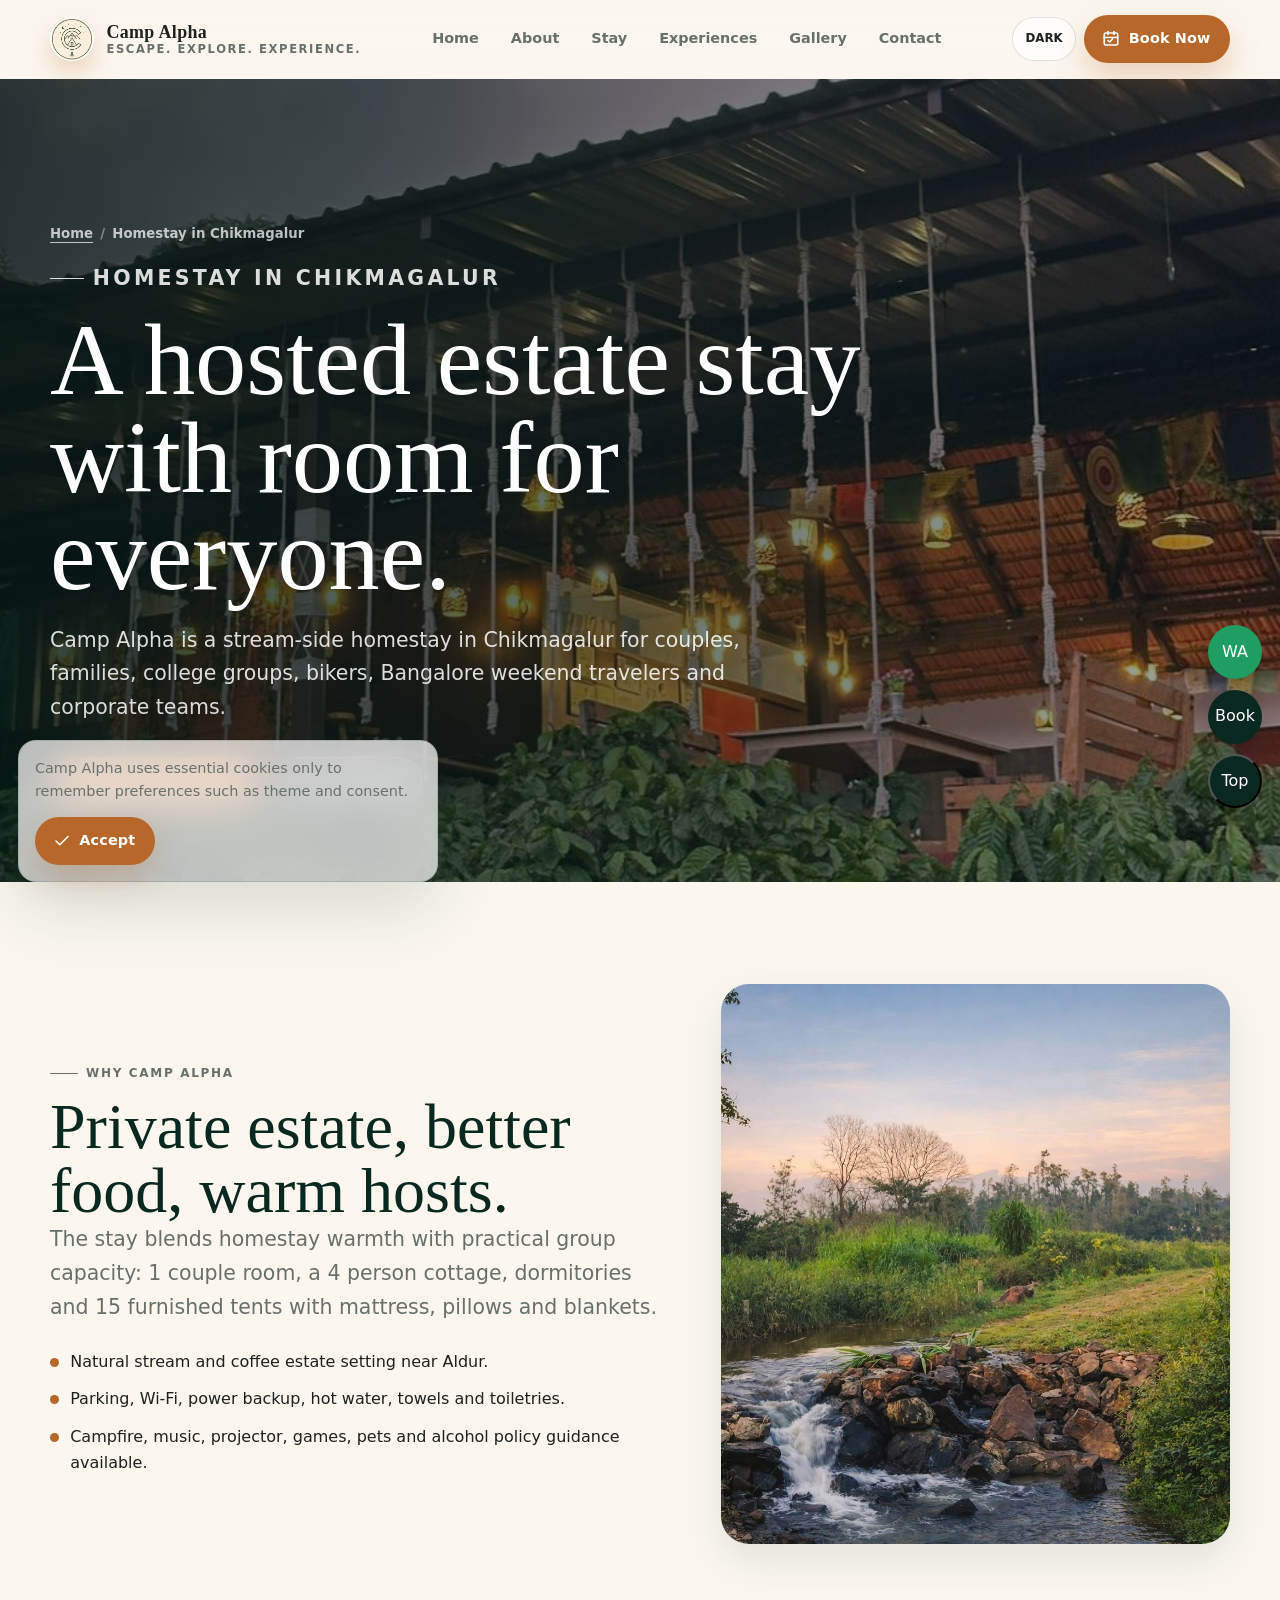
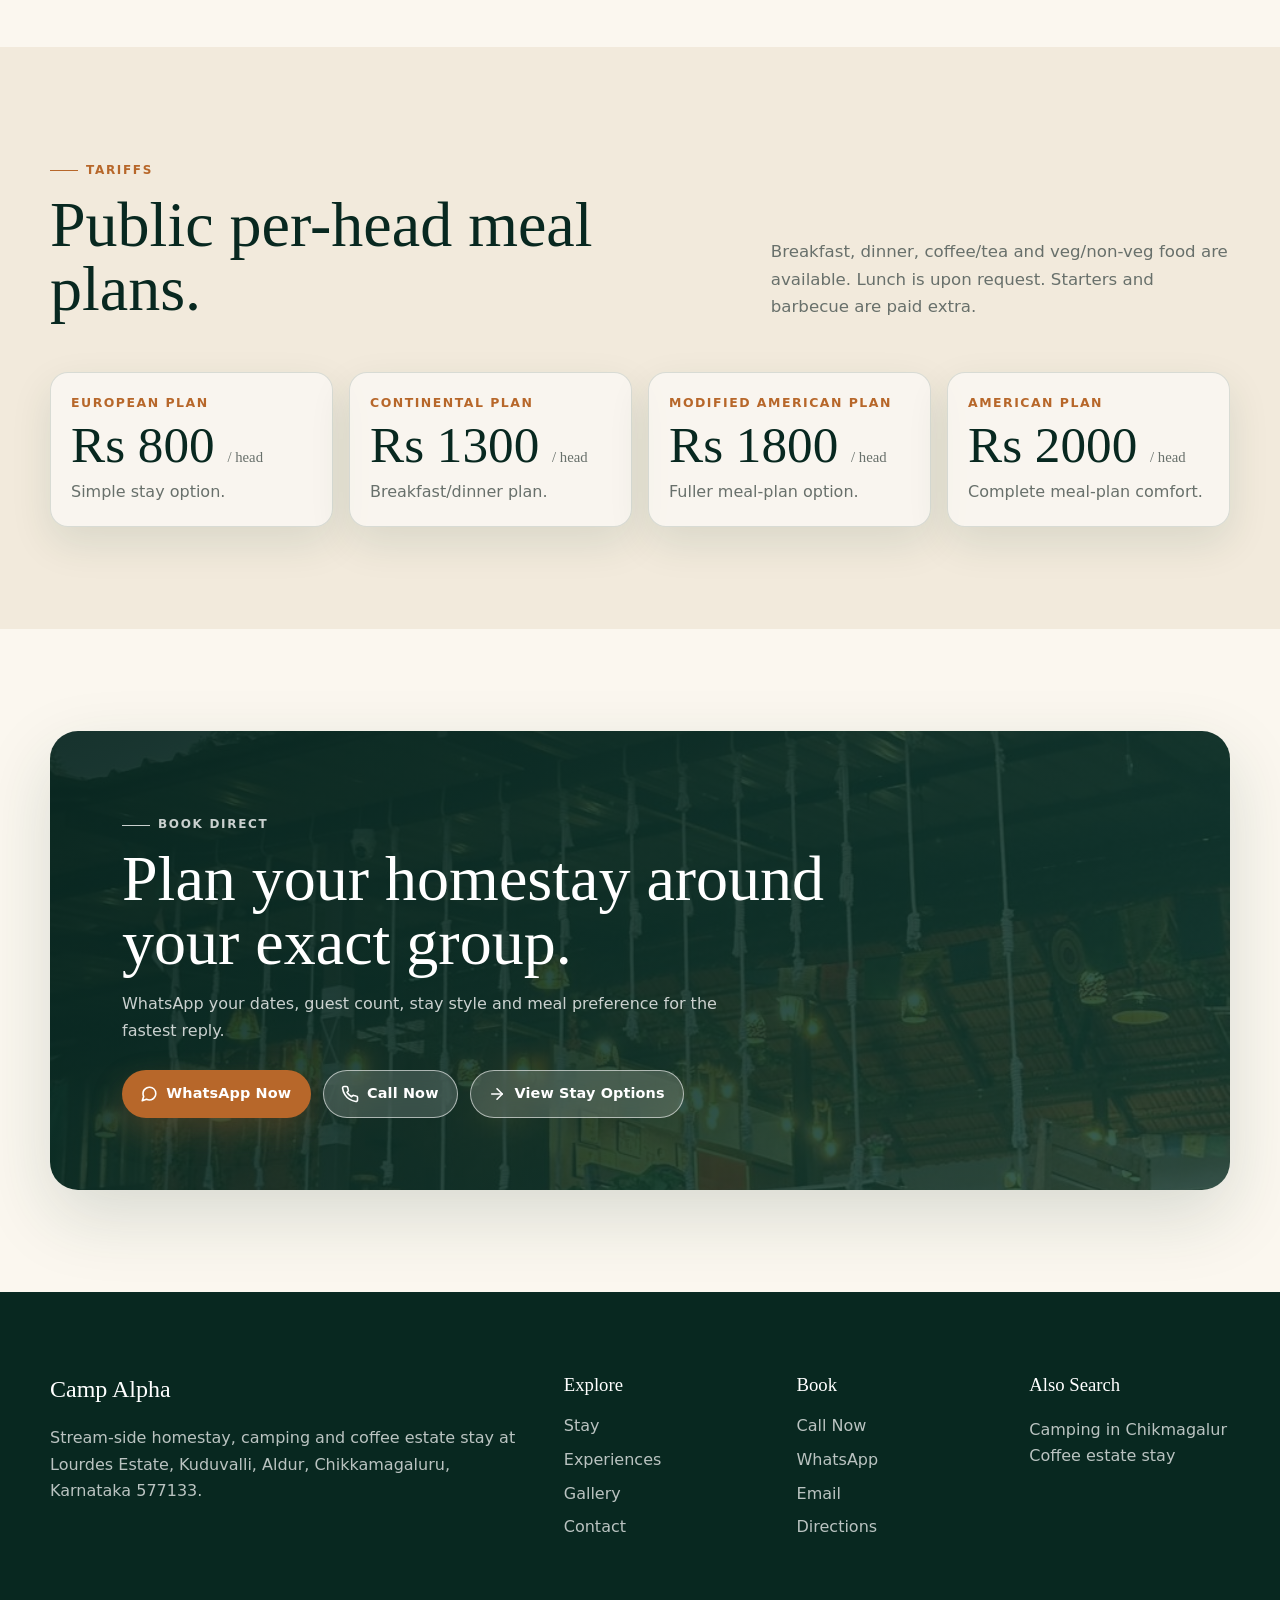
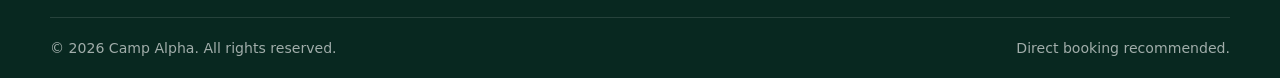
<file: homestay-in-chikmagalur.html>
<!doctype html>
<html lang="en-IN">
<head>
  <meta charset="utf-8">
  <meta name="viewport" content="width=device-width, initial-scale=1">
  <title>Homestay in Chikmagalur | Stream-side Coffee Estate Stay | Camp Alpha</title>
  <meta name="description" content="Book Camp Alpha, a stream-side homestay in Chikmagalur with rooms, dormitories, furnished tents, food, games, campfire and direct WhatsApp booking.">
  <meta name="robots" content="index, follow">
  <link rel="canonical" href="https://campalpha.co.in/homestay-in-chikmagalur.html">
  <link rel="icon" href="images/icon-192.png" type="image/png">
  <link rel="manifest" href="manifest.webmanifest">
  <meta name="theme-color" content="#123d31">
  <meta property="og:type" content="website">
  <meta property="og:site_name" content="Camp Alpha">
  <meta property="og:title" content="Homestay in Chikmagalur | Camp Alpha">
  <meta property="og:description" content="A hosted stream-side coffee estate homestay in Chikmagalur for couples, families and groups.">
  <meta property="og:url" content="https://campalpha.co.in/homestay-in-chikmagalur.html">
  <meta property="og:image" content="https://campalpha.co.in/images/share-preview.jpg">
  <meta name="twitter:card" content="summary_large_image">
  <meta name="twitter:image" content="https://campalpha.co.in/images/share-preview.jpg">
  <link rel="stylesheet" href="styles.css">
  <script type="application/ld+json">
  {
    "@context": "https://schema.org",
    "@graph": [
      {
        "@type": "LodgingBusiness",
        "@id": "https://campalpha.co.in/#lodging",
        "name": "Camp Alpha",
        "url": "https://campalpha.co.in/",
        "image": "https://campalpha.co.in/images/share-preview.jpg",
        "telephone": "+917483717675",
        "email": "alphacamp.ckm@gmail.com",
        "priceRange": "INR 800-2000 per head",
        "address": {
          "@type": "PostalAddress",
          "streetAddress": "Lourdes Estate, Kuduvalli, Aldur",
          "addressLocality": "Chikkamagaluru",
          "addressRegion": "Karnataka",
          "postalCode": "577133",
          "addressCountry": "IN"
        }
      },
      {
        "@type": "BreadcrumbList",
        "itemListElement": [
          { "@type": "ListItem", "position": 1, "name": "Home", "item": "https://campalpha.co.in/" },
          { "@type": "ListItem", "position": 2, "name": "Homestay in Chikmagalur", "item": "https://campalpha.co.in/homestay-in-chikmagalur.html" }
        ]
      }
    ]
  }
  </script>
</head>
<body>
  <div class="page-loader" aria-hidden="true"><div class="loader-mark"><span class="loader-ring"></span><span>Camp Alpha</span></div></div>
  <div class="custom-cursor" aria-hidden="true"></div>
  <div class="scroll-progress" aria-hidden="true"></div>
  <a class="skip-link" href="#main">Skip to content</a>
  <header class="site-header">
    <div class="container nav-shell">
      <a class="brand" href="index.html" aria-label="Camp Alpha home"><span class="brand-mark">CA</span><span class="brand-text"><span class="brand-name">Camp Alpha</span><span class="brand-tagline">Escape. Explore. Experience.</span></span></a>
      <nav aria-label="Primary navigation"><button class="menu-toggle" type="button" data-menu-toggle aria-controls="primary-navigation" aria-expanded="false" aria-label="Open menu"><span class="menu-lines"></span></button><ul class="nav-links" id="primary-navigation"><li><a href="index.html">Home</a></li><li><a href="about.html">About</a></li><li><a href="stay.html">Stay</a></li><li><a href="experiences.html">Experiences</a></li><li><a href="gallery.html">Gallery</a></li><li><a href="contact.html">Contact</a></li></ul></nav>
      <div class="nav-actions"><button class="icon-button" type="button" data-theme-toggle aria-label="Switch theme">D</button><a class="btn btn-primary" href="contact.html#booking">Book Now</a></div>
    </div>
  </header>
  <main id="main">
    <section class="page-hero" aria-labelledby="page-title">
      <img src="images/hero-bg.jpg" width="1254" height="1254" alt="Stream-side homestay in Chikmagalur at Camp Alpha">
      <div class="container">
        <ol class="breadcrumb" aria-label="Breadcrumb"><li><a href="index.html">Home</a></li><li>Homestay in Chikmagalur</li></ol>
        <p class="eyebrow">Homestay in Chikmagalur</p>
        <h1 id="page-title">A hosted estate stay with room for everyone.</h1>
        <p>Camp Alpha is a stream-side homestay in Chikmagalur for couples, families, college groups, bikers, Bangalore weekend travelers and corporate teams.</p>
        <div class="hero-actions"><a class="btn btn-primary" href="contact.html#booking">Check Availability</a><a class="btn btn-secondary" href="https://wa.me/917483717675?text=Hello%20Camp%20Alpha,%20I%20am%20looking%20for%20a%20homestay%20in%20Chikmagalur.">WhatsApp</a></div>
      </div>
    </section>
    <section class="section" aria-labelledby="why-title">
      <div class="container split">
        <div class="split-copy reveal">
          <p class="kicker">Why Camp Alpha</p>
          <h2 id="why-title">Private estate, better food, warm hosts.</h2>
          <p class="lead">The stay blends homestay warmth with practical group capacity: 1 couple room, a 4 person cottage, dormitories and 15 furnished tents with mattress, pillows and blankets.</p>
          <ul class="feature-list"><li>Natural stream and coffee estate setting near Aldur.</li><li>Parking, Wi-Fi, power backup, hot water, towels and toiletries.</li><li>Campfire, music, projector, games, pets and alcohol policy guidance available.</li></ul>
        </div>
        <div class="image-frame tall reveal"><img src="images/share-preview.jpg" width="1536" height="1024" loading="lazy" alt="Hosted coffee estate homestay mood at Camp Alpha"></div>
      </div>
    </section>
    <section class="section section-alt" aria-labelledby="plans-title">
      <div class="container">
        <div class="section-head"><div><p class="kicker">Tariffs</p><h2 class="section-title" id="plans-title">Public per-head meal plans.</h2></div><p class="section-text">Breakfast, dinner, coffee/tea and veg/non-veg food are available. Lunch is upon request. Starters and barbecue are paid extra.</p></div>
        <div class="tariff-grid">
          <article class="tariff-card reveal"><strong>European Plan</strong><span class="price">Rs 800 <span>/ head</span></span><p>Simple stay option.</p></article>
          <article class="tariff-card reveal"><strong>Continental Plan</strong><span class="price">Rs 1300 <span>/ head</span></span><p>Breakfast/dinner plan.</p></article>
          <article class="tariff-card reveal"><strong>Modified American Plan</strong><span class="price">Rs 1800 <span>/ head</span></span><p>Fuller meal-plan option.</p></article>
          <article class="tariff-card reveal"><strong>American Plan</strong><span class="price">Rs 2000 <span>/ head</span></span><p>Complete meal-plan comfort.</p></article>
        </div>
      </div>
    </section>
    <section class="section"><div class="container"><div class="cta-band reveal"><p class="kicker">Book direct</p><h2>Plan your homestay around your exact group.</h2><p>WhatsApp your dates, guest count, stay style and meal preference for the fastest reply.</p><div class="cta-actions"><a class="btn btn-primary" href="https://wa.me/917483717675?text=Hello%20Camp%20Alpha,%20I%20want%20to%20book%20a%20homestay%20in%20Chikmagalur.">WhatsApp Now</a><a class="btn btn-secondary" href="tel:+917483717675">Call Now</a><a class="btn btn-secondary" href="stay.html">View Stay Options</a></div></div></div></section>
  </main>
  <footer class="site-footer"><div class="container footer-grid"><div><h2>Camp Alpha</h2><p>Stream-side homestay, camping and coffee estate stay at Lourdes Estate, Kuduvalli, Aldur, Chikkamagaluru, Karnataka 577133.</p></div><div><h3>Explore</h3><ul class="footer-links"><li><a href="stay.html">Stay</a></li><li><a href="experiences.html">Experiences</a></li><li><a href="gallery.html">Gallery</a></li><li><a href="contact.html">Contact</a></li></ul></div><div><h3>Book</h3><ul class="footer-links"><li><a href="tel:+917483717675">Call Now</a></li><li><a href="https://wa.me/917483717675?text=Hello%20Camp%20Alpha,%20I%20would%20like%20to%20book%20a%20stay.">WhatsApp</a></li><li><a href="mailto:alphacamp.ckm@gmail.com">Email</a></li><li><a href="https://maps.app.goo.gl/TQwAsmu9Sy5P6Amt7">Directions</a></li></ul></div><div><h3>Also Search</h3><p><a href="camping-in-chikmagalur.html">Camping in Chikmagalur</a><br><a href="coffee-estate-stay-chikmagalur.html">Coffee estate stay</a></p></div></div><div class="container footer-bottom"><span>&copy; <span data-year></span> Camp Alpha. All rights reserved.</span><span>Direct booking recommended.</span></div></footer>
  <div class="floating-actions" aria-label="Floating booking actions"><a class="float-button whatsapp" href="https://wa.me/917483717675?text=Hello%20Camp%20Alpha,%20I%20would%20like%20to%20book%20a%20stay." aria-label="Chat on WhatsApp">WA</a><a class="float-button" href="contact.html#booking" aria-label="Book now">Book</a><button class="float-button" type="button" data-back-top aria-label="Back to top">Top</button></div>
  <div class="mobile-sticky-cta" aria-label="Mobile quick actions"><a href="tel:+917483717675">Call</a><a href="https://wa.me/917483717675?text=Hello%20Camp%20Alpha,%20I%20would%20like%20to%20book%20a%20stay.">WhatsApp</a><a href="contact.html#booking">Book</a></div>
  <div class="cookie-consent" data-cookie-consent><p>Camp Alpha uses essential cookies only to remember preferences such as theme and consent.</p><button class="btn btn-primary" type="button" data-cookie-accept>Accept</button></div>
  <script src="script.js" defer></script>
</body>
</html>
</file>
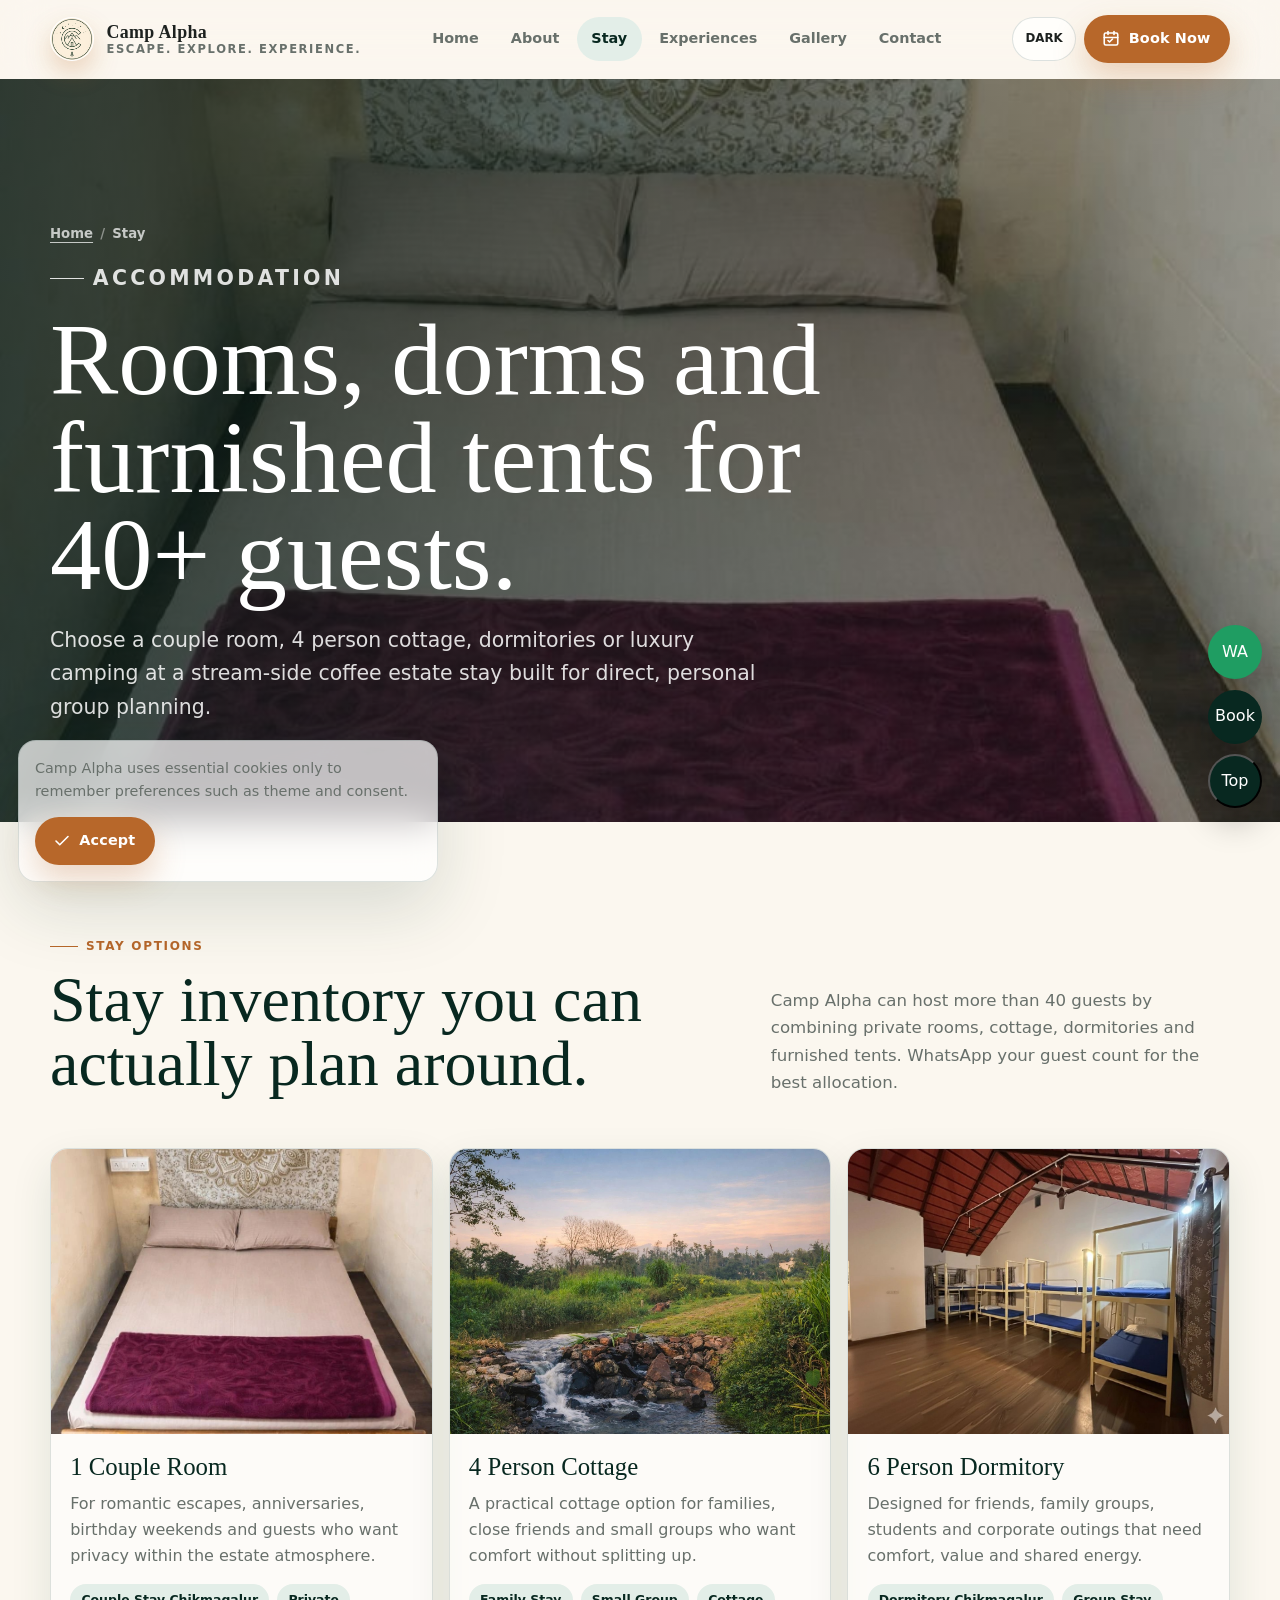
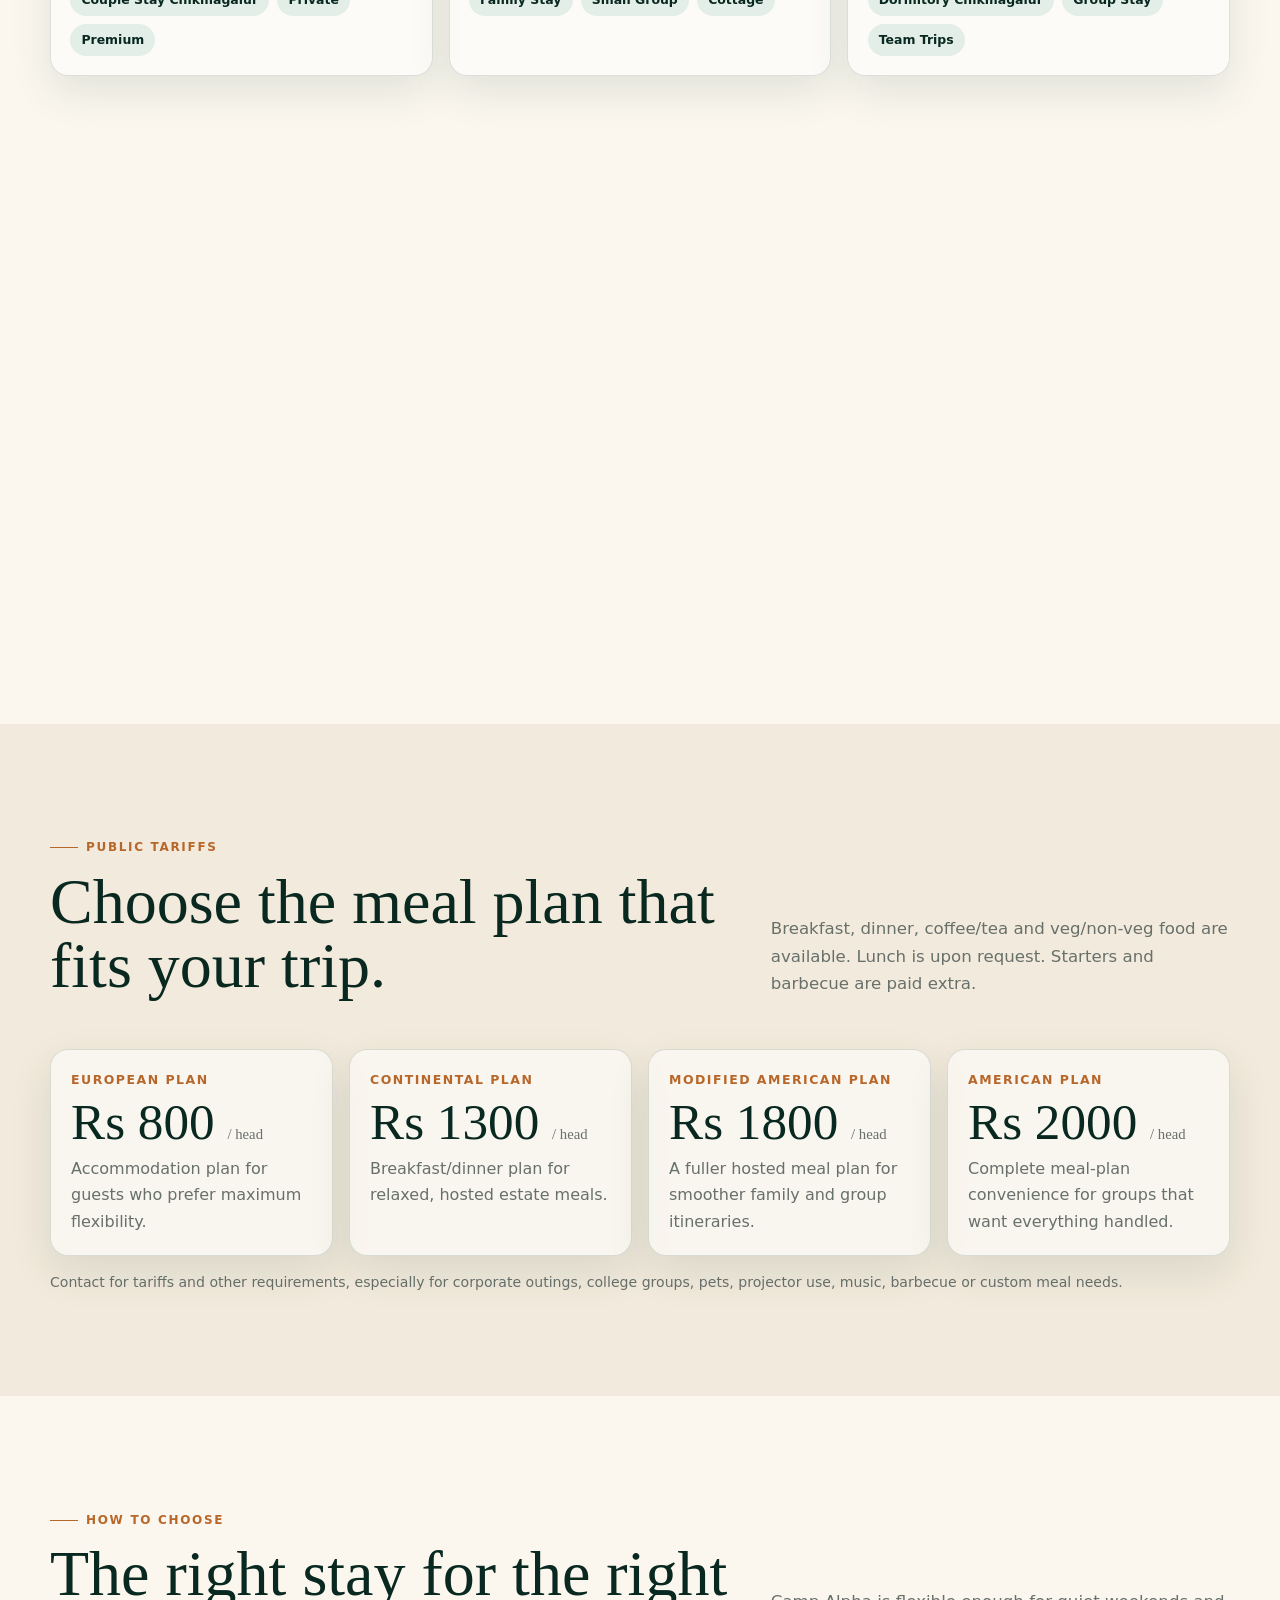
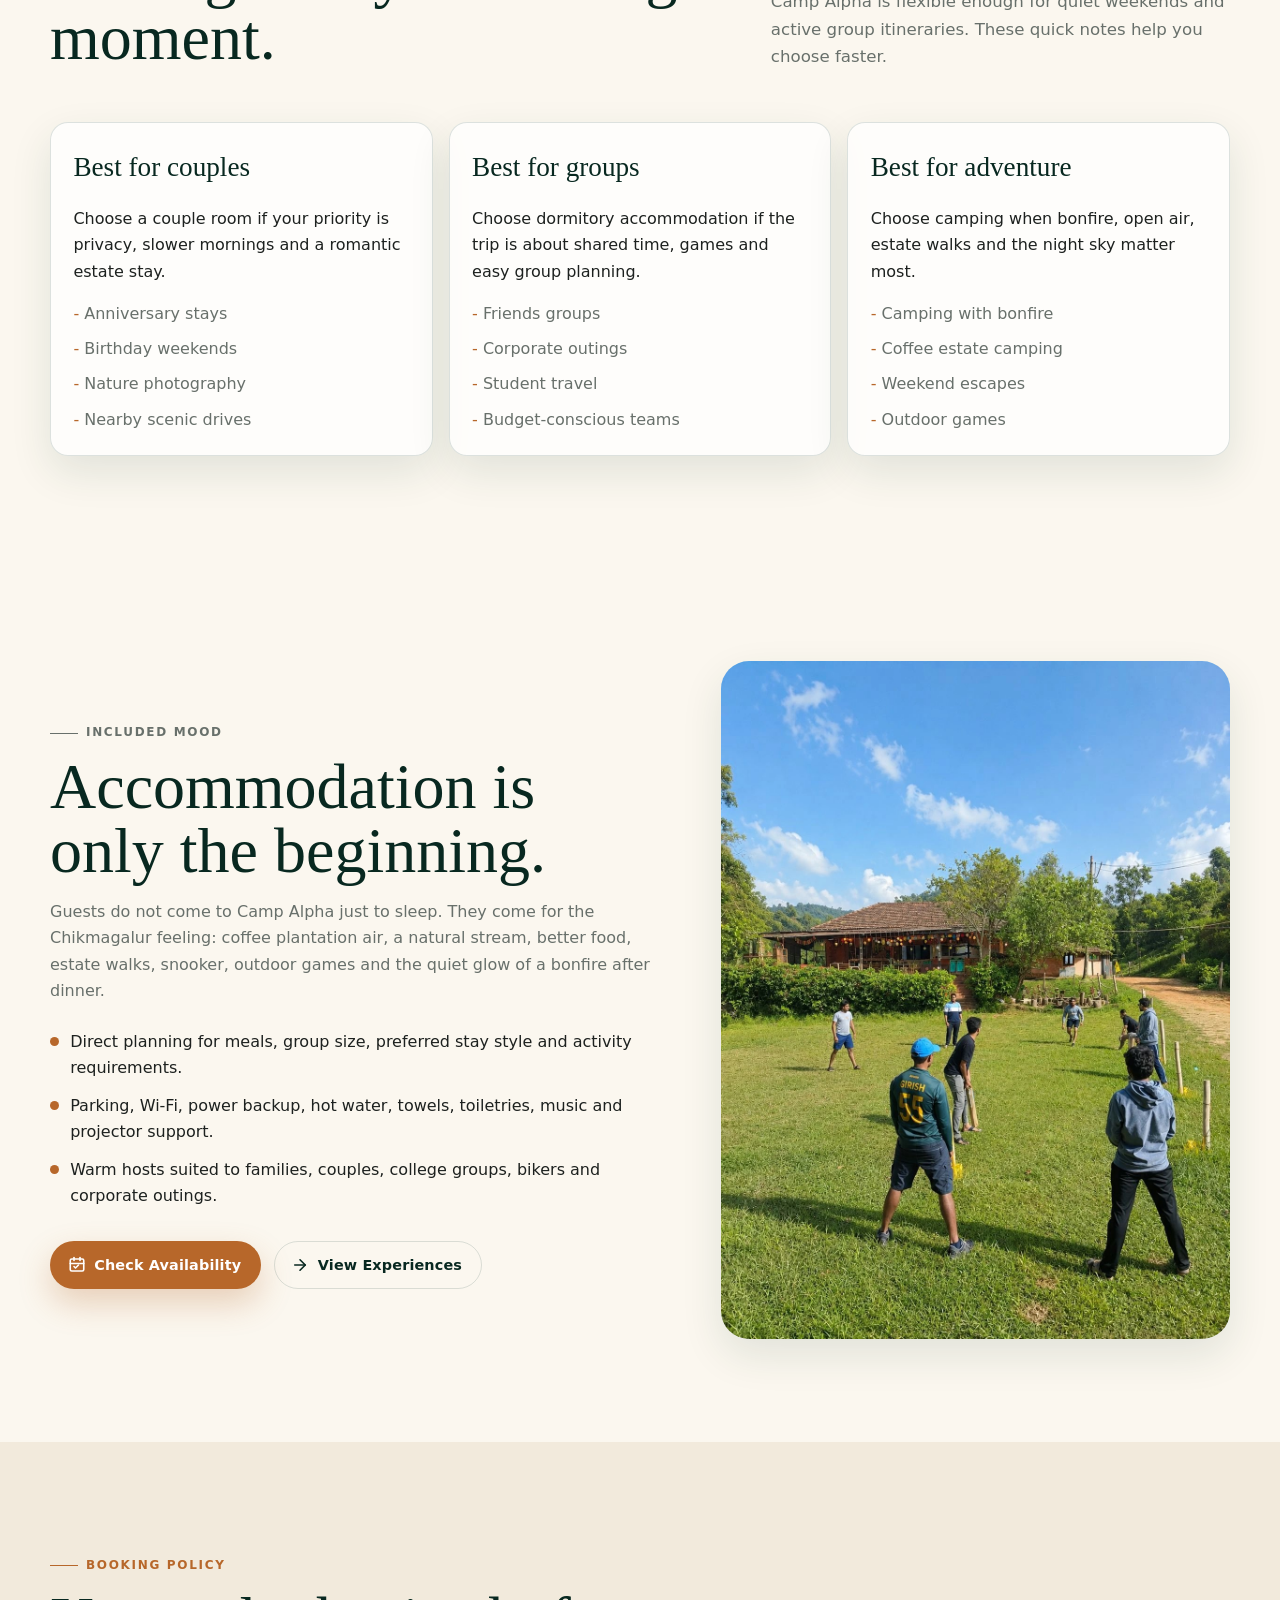
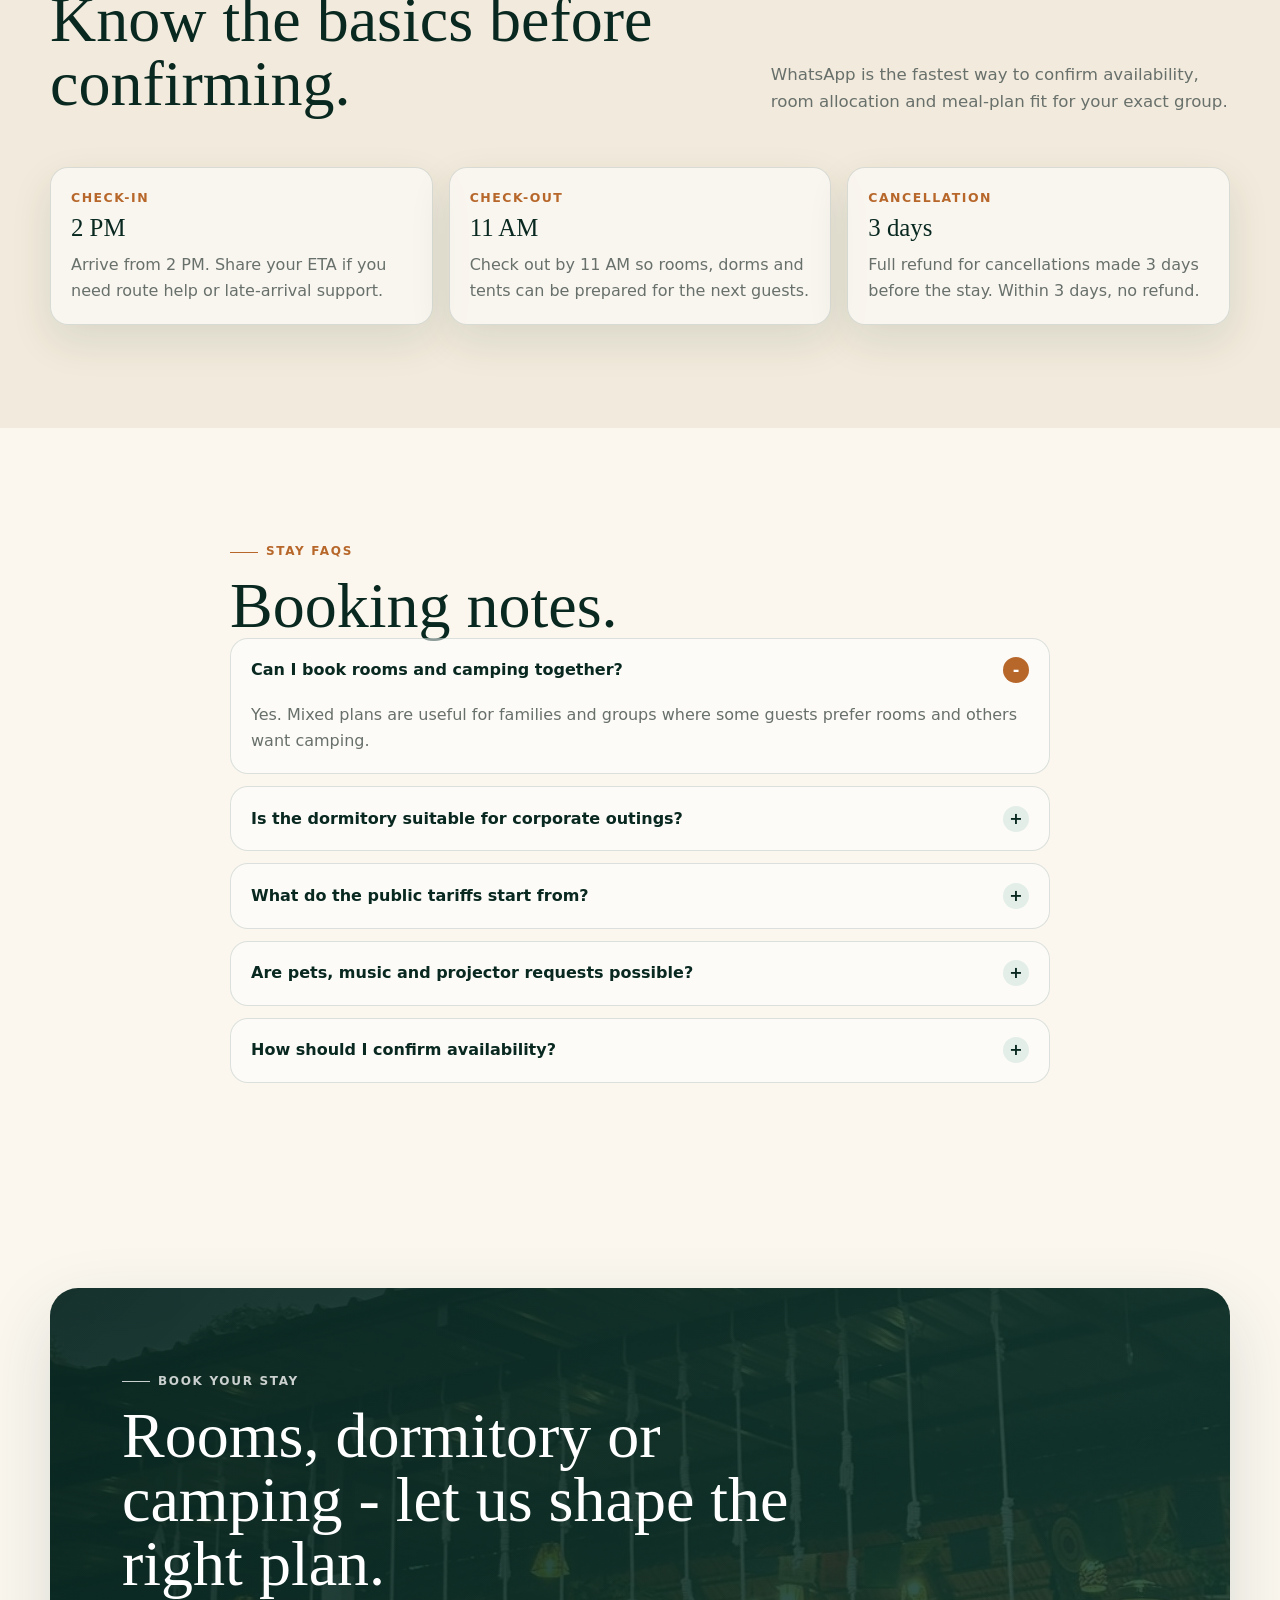
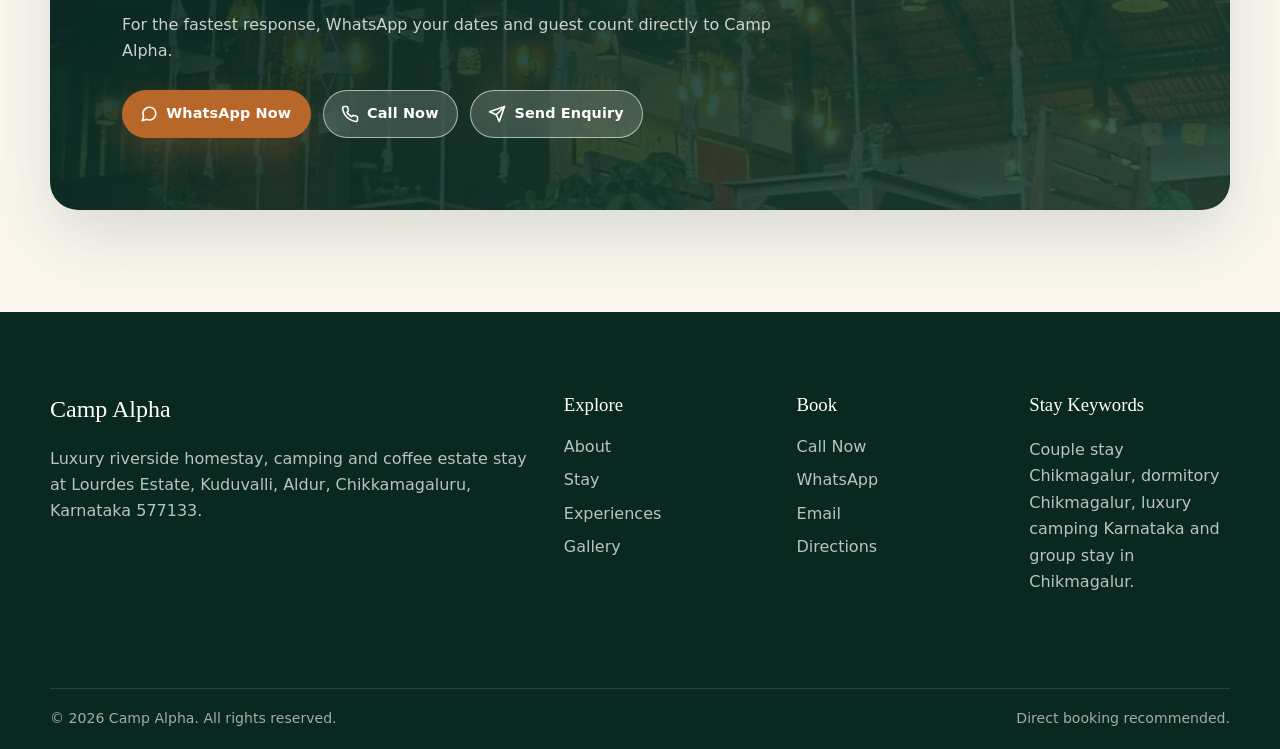
<file: stay.html>
<!doctype html>
<html lang="en-IN">
<head>
  <meta charset="utf-8">
  <meta name="viewport" content="width=device-width, initial-scale=1">
  <title>Stay at Camp Alpha | Rooms, Dorms, Tents and Tariffs in Chikmagalur</title>
  <meta name="description" content="Book couple rooms, cottage, dormitories and furnished tents at Camp Alpha, a stream-side coffee estate stay in Chikmagalur with public per-head tariffs.">
  <meta name="robots" content="index, follow">
  <link rel="canonical" href="https://campalpha.co.in/stay.html">
  <link rel="icon" href="images/icon-192.png" type="image/png">
  <link rel="manifest" href="manifest.webmanifest">
  <meta name="theme-color" content="#123d31">
  <meta property="og:type" content="website">
  <meta property="og:site_name" content="Camp Alpha">
  <meta property="og:title" content="Stay at Camp Alpha | Couple Rooms, Dormitory and Luxury Camping">
  <meta property="og:description" content="Choose your stay style at a luxury coffee estate homestay and camping retreat in Chikmagalur.">
  <meta property="og:url" content="https://campalpha.co.in/stay.html">
  <meta property="og:image" content="https://campalpha.co.in/images/share-preview.jpg">
  <meta name="twitter:card" content="summary_large_image">
  <meta name="twitter:title" content="Stay at Camp Alpha | Couple Rooms, Dormitory and Luxury Camping">
  <meta name="twitter:description" content="Rooms, dormitory and camping in a riverside coffee estate near Aldur, Chikmagalur.">
  <meta name="twitter:image" content="https://campalpha.co.in/images/share-preview.jpg">
  <link rel="stylesheet" href="styles.css">
  <script type="application/ld+json">
  {
    "@context": "https://schema.org",
    "@graph": [
      {
        "@type": "LodgingBusiness",
        "@id": "https://campalpha.co.in/#lodging",
        "name": "Camp Alpha",
        "url": "https://campalpha.co.in/",
        "image": "https://campalpha.co.in/images/share-preview.jpg",
        "priceRange": "INR 800-2000 per head",
        "checkinTime": "14:00",
        "checkoutTime": "11:00",
        "telephone": "+917483717675",
        "email": "alphacamp.ckm@gmail.com",
        "address": {
          "@type": "PostalAddress",
          "streetAddress": "Lourdes Estate, Kuduvalli, Aldur",
          "addressLocality": "Chikkamagaluru",
          "addressRegion": "Karnataka",
          "postalCode": "577133",
          "addressCountry": "IN"
        }
      },
      {
        "@type": "BreadcrumbList",
        "itemListElement": [
          { "@type": "ListItem", "position": 1, "name": "Home", "item": "https://campalpha.co.in/" },
          { "@type": "ListItem", "position": 2, "name": "Stay", "item": "https://campalpha.co.in/stay.html" }
        ]
      },
      {
        "@type": "FAQPage",
        "mainEntity": [
          {
            "@type": "Question",
            "name": "What accommodation is available at Camp Alpha?",
            "acceptedAnswer": { "@type": "Answer", "text": "Camp Alpha offers 1 couple room, a 4 person cottage, a 6 person dormitory, a 10 person bunker bed dormitory, 2 more dormitories and 15 furnished tents." }
          },
          {
            "@type": "Question",
            "name": "Is Camp Alpha suitable for group stay in Chikmagalur?",
            "acceptedAnswer": { "@type": "Answer", "text": "Yes. Dormitory accommodation, games, outdoor spaces and bonfire experiences make Camp Alpha suitable for group stays and corporate outings." }
          },
          {
            "@type": "Question",
            "name": "What are the public tariffs at Camp Alpha?",
            "acceptedAnswer": { "@type": "Answer", "text": "European Plan is INR 800 per head, Continental Plan is INR 1300, Modified American Plan is INR 1800 and American Plan is INR 2000. Contact for tariffs and other requirements." }
          },
          {
            "@type": "Question",
            "name": "What are the check-in, check-out and cancellation rules?",
            "acceptedAnswer": { "@type": "Answer", "text": "Check-in is 2 PM and check-out is 11 AM. Cancellations made 3 days before the stay receive a full refund; cancellations within 3 days are non-refundable." }
          }
        ]
      }
    ]
  }
  </script>
</head>
<body>
  <div class="page-loader" aria-hidden="true"><div class="loader-mark"><span class="loader-ring"></span><span>Camp Alpha</span></div></div>
  <div class="custom-cursor" aria-hidden="true"></div>
  <div class="scroll-progress" aria-hidden="true"></div>
  <a class="skip-link" href="#main">Skip to content</a>

  <header class="site-header">
    <div class="container nav-shell">
      <a class="brand" href="index.html" aria-label="Camp Alpha home"><span class="brand-mark">CA</span><span class="brand-text"><span class="brand-name">Camp Alpha</span><span class="brand-tagline">Escape. Explore. Experience.</span></span></a>
      <nav aria-label="Primary navigation">
        <button class="menu-toggle" type="button" data-menu-toggle aria-controls="primary-navigation" aria-expanded="false" aria-label="Open menu"><span class="menu-lines"></span></button>
        <ul class="nav-links" id="primary-navigation">
          <li><a href="index.html">Home</a></li>
          <li><a href="about.html">About</a></li>
          <li><a href="stay.html" aria-current="page">Stay</a></li>
          <li><a href="experiences.html">Experiences</a></li>
          <li><a href="gallery.html">Gallery</a></li>
          <li><a href="contact.html">Contact</a></li>
        </ul>
      </nav>
      <div class="nav-actions"><button class="icon-button" type="button" data-theme-toggle aria-label="Switch theme">D</button><a class="btn btn-primary" href="contact.html#booking">Book Now</a></div>
    </div>
  </header>

  <main id="main">
    <section class="page-hero" aria-labelledby="stay-page-title">
      <img src="images/stay-couple.jpg" width="853" height="1280" alt="Couple stay room at Camp Alpha Chikmagalur">
      <div class="container">
        <ol class="breadcrumb" aria-label="Breadcrumb"><li><a href="index.html">Home</a></li><li>Stay</li></ol>
        <p class="eyebrow">Accommodation</p>
        <h1 id="stay-page-title">Rooms, dorms and furnished tents for 40+ guests.</h1>
        <p>Choose a couple room, 4 person cottage, dormitories or luxury camping at a stream-side coffee estate stay built for direct, personal group planning.</p>
      </div>
    </section>

    <section class="section" aria-labelledby="stay-options-title">
      <div class="container">
        <div class="section-head">
          <div>
            <p class="kicker">Stay options</p>
            <h2 class="section-title" id="stay-options-title">Stay inventory you can actually plan around.</h2>
          </div>
          <p class="section-text">Camp Alpha can host more than 40 guests by combining private rooms, cottage, dormitories and furnished tents. WhatsApp your guest count for the best allocation.</p>
        </div>
        <div class="stay-grid">
          <article class="stay-card reveal">
            <img src="images/stay-couple.jpg" width="853" height="1280" loading="lazy" alt="Private couple room in Chikmagalur at Camp Alpha">
            <div class="card-body">
              <h3>1 Couple Room</h3>
              <p>For romantic escapes, anniversaries, birthday weekends and guests who want privacy within the estate atmosphere.</p>
              <div class="meta-row"><span class="tag">Couple Stay Chikmagalur</span><span class="tag">Private</span><span class="tag">Premium</span></div>
            </div>
          </article>
          <article class="stay-card reveal">
            <img src="images/share-preview.jpg" width="1536" height="1024" loading="lazy" alt="Four person cottage stay at Camp Alpha Chikmagalur">
            <div class="card-body">
              <h3>4 Person Cottage</h3>
              <p>A practical cottage option for families, close friends and small groups who want comfort without splitting up.</p>
              <div class="meta-row"><span class="tag">Family Stay</span><span class="tag">Small Group</span><span class="tag">Cottage</span></div>
            </div>
          </article>
          <article class="stay-card reveal">
            <img src="images/stay-dorm.jpg" width="1184" height="864" loading="lazy" alt="Dormitory group stay at Camp Alpha Chikmagalur">
            <div class="card-body">
              <h3>6 Person Dormitory</h3>
              <p>Designed for friends, family groups, students and corporate outings that need comfort, value and shared energy.</p>
              <div class="meta-row"><span class="tag">Dormitory Chikmagalur</span><span class="tag">Group Stay</span><span class="tag">Team Trips</span></div>
            </div>
          </article>
          <article class="stay-card reveal">
            <img src="images/stay-dorm.jpg" width="1184" height="864" loading="lazy" alt="Bunker bed dormitory at Camp Alpha Chikmagalur">
            <div class="card-body">
              <h3>10 Person Bunker Bed Dormitory</h3>
              <p>A higher-capacity bunk bed setup for college groups, corporate teams, bikers and value-focused group trips.</p>
              <div class="meta-row"><span class="tag">Bunk Beds</span><span class="tag">10 Guests</span><span class="tag">Groups</span></div>
            </div>
          </article>
          <article class="stay-card reveal">
            <img src="images/gallery-4.jpg" width="1086" height="1448" loading="lazy" alt="Additional dormitory accommodation at Camp Alpha">
            <div class="card-body">
              <h3>2 Additional Dormitories</h3>
              <p>Flexible dormitory capacity helps larger groups stay on the same property with easy access to food, games and campfire.</p>
              <div class="meta-row"><span class="tag">Overflow Capacity</span><span class="tag">Flexible</span><span class="tag">Group Friendly</span></div>
            </div>
          </article>
          <article class="stay-card reveal">
            <img src="images/gallery-3.jpg" width="1536" height="1152" loading="lazy" alt="Luxury camping Karnataka experience at Camp Alpha">
            <div class="card-body">
              <h3>15 Furnished Tents</h3>
              <p>Each tent can hold 3 guests, usually allotted to 2, and includes mattress, pillows and blankets.</p>
              <div class="meta-row"><span class="tag">Camping in Chikmagalur</span><span class="tag">15 Tents</span><span class="tag">Bonfire</span></div>
            </div>
          </article>
        </div>
      </div>
    </section>

    <section class="section section-alt" aria-labelledby="tariff-title">
      <div class="container">
        <div class="section-head">
          <div>
            <p class="kicker">Public tariffs</p>
            <h2 class="section-title" id="tariff-title">Choose the meal plan that fits your trip.</h2>
          </div>
          <p class="section-text">Breakfast, dinner, coffee/tea and veg/non-veg food are available. Lunch is upon request. Starters and barbecue are paid extra.</p>
        </div>
        <div class="tariff-grid">
          <article class="tariff-card reveal"><strong>European Plan</strong><span class="price">Rs 800 <span>/ head</span></span><p>Accommodation plan for guests who prefer maximum flexibility.</p></article>
          <article class="tariff-card reveal"><strong>Continental Plan</strong><span class="price">Rs 1300 <span>/ head</span></span><p>Breakfast/dinner plan for relaxed, hosted estate meals.</p></article>
          <article class="tariff-card reveal"><strong>Modified American Plan</strong><span class="price">Rs 1800 <span>/ head</span></span><p>A fuller hosted meal plan for smoother family and group itineraries.</p></article>
          <article class="tariff-card reveal"><strong>American Plan</strong><span class="price">Rs 2000 <span>/ head</span></span><p>Complete meal-plan convenience for groups that want everything handled.</p></article>
        </div>
        <p class="fine-print">Contact for tariffs and other requirements, especially for corporate outings, college groups, pets, projector use, music, barbecue or custom meal needs.</p>
      </div>
    </section>

    <section class="section" aria-labelledby="compare-title">
      <div class="container">
        <div class="section-head">
          <div>
            <p class="kicker">How to choose</p>
            <h2 class="section-title" id="compare-title">The right stay for the right moment.</h2>
          </div>
          <p class="section-text">Camp Alpha is flexible enough for quiet weekends and active group itineraries. These quick notes help you choose faster.</p>
        </div>
        <div class="package-grid">
          <article class="package-card reveal">
            <h3>Best for couples</h3>
            <p>Choose a couple room if your priority is privacy, slower mornings and a romantic estate stay.</p>
            <ul><li>Anniversary stays</li><li>Birthday weekends</li><li>Nature photography</li><li>Nearby scenic drives</li></ul>
          </article>
          <article class="package-card reveal">
            <h3>Best for groups</h3>
            <p>Choose dormitory accommodation if the trip is about shared time, games and easy group planning.</p>
            <ul><li>Friends groups</li><li>Corporate outings</li><li>Student travel</li><li>Budget-conscious teams</li></ul>
          </article>
          <article class="package-card reveal">
            <h3>Best for adventure</h3>
            <p>Choose camping when bonfire, open air, estate walks and the night sky matter most.</p>
            <ul><li>Camping with bonfire</li><li>Coffee estate camping</li><li>Weekend escapes</li><li>Outdoor games</li></ul>
          </article>
        </div>
      </div>
    </section>

    <section class="section" aria-labelledby="stay-experience-title">
      <div class="container split">
        <div class="split-copy reveal">
          <p class="kicker">Included mood</p>
          <h2 id="stay-experience-title">Accommodation is only the beginning.</h2>
          <p>Guests do not come to Camp Alpha just to sleep. They come for the Chikmagalur feeling: coffee plantation air, a natural stream, better food, estate walks, snooker, outdoor games and the quiet glow of a bonfire after dinner.</p>
          <ul class="feature-list">
            <li>Direct planning for meals, group size, preferred stay style and activity requirements.</li>
            <li>Parking, Wi-Fi, power backup, hot water, towels, toiletries, music and projector support.</li>
            <li>Warm hosts suited to families, couples, college groups, bikers and corporate outings.</li>
          </ul>
          <div class="hero-actions">
            <a class="btn btn-primary" href="contact.html#booking">Check Availability</a>
            <a class="btn btn-outline" href="experiences.html">View Experiences</a>
          </div>
        </div>
        <div class="image-frame tall reveal">
          <img src="images/gallery-4.jpg" width="1086" height="1448" loading="lazy" alt="Scenic nature stay at Camp Alpha Chikmagalur">
        </div>
      </div>
    </section>

    <section class="section section-alt" aria-labelledby="stay-policy-title">
      <div class="container">
        <div class="section-head">
          <div>
            <p class="kicker">Booking policy</p>
            <h2 class="section-title" id="stay-policy-title">Know the basics before confirming.</h2>
          </div>
          <p class="section-text">WhatsApp is the fastest way to confirm availability, room allocation and meal-plan fit for your exact group.</p>
        </div>
        <div class="policy-grid">
          <article class="policy-card reveal"><strong>Check-in</strong><h3>2 PM</h3><p>Arrive from 2 PM. Share your ETA if you need route help or late-arrival support.</p></article>
          <article class="policy-card reveal"><strong>Check-out</strong><h3>11 AM</h3><p>Check out by 11 AM so rooms, dorms and tents can be prepared for the next guests.</p></article>
          <article class="policy-card reveal"><strong>Cancellation</strong><h3>3 days</h3><p>Full refund for cancellations made 3 days before the stay. Within 3 days, no refund.</p></article>
        </div>
      </div>
    </section>

    <section class="section" aria-labelledby="stay-faq-title">
      <div class="container narrow">
        <p class="kicker">Stay FAQs</p>
        <h2 class="section-title" id="stay-faq-title">Booking notes.</h2>
        <div class="faq-list">
          <article class="faq-item is-open">
            <button class="faq-question" type="button" aria-expanded="true"><span>Can I book rooms and camping together?</span><span data-faq-symbol>-</span></button>
            <div class="faq-answer"><div><p>Yes. Mixed plans are useful for families and groups where some guests prefer rooms and others want camping.</p></div></div>
          </article>
          <article class="faq-item">
            <button class="faq-question" type="button" aria-expanded="false"><span>Is the dormitory suitable for corporate outings?</span><span data-faq-symbol>+</span></button>
            <div class="faq-answer"><div><p>Yes. Dormitory stays work well for teams, especially with games, bonfire and outdoor activities added to the plan.</p></div></div>
          </article>
          <article class="faq-item">
            <button class="faq-question" type="button" aria-expanded="false"><span>What do the public tariffs start from?</span><span data-faq-symbol>+</span></button>
            <div class="faq-answer"><div><p>European Plan starts at Rs 800 per head, Continental Plan at Rs 1300, Modified American Plan at Rs 1800 and American Plan at Rs 2000. Contact for tariffs and other requirements.</p></div></div>
          </article>
          <article class="faq-item">
            <button class="faq-question" type="button" aria-expanded="false"><span>Are pets, music and projector requests possible?</span><span data-faq-symbol>+</span></button>
            <div class="faq-answer"><div><p>Yes. Parking, Wi-Fi, power backup, hot water, towels, toiletries, campfire, music, projector, games and pets are available. Share special requirements before booking.</p></div></div>
          </article>
          <article class="faq-item">
            <button class="faq-question" type="button" aria-expanded="false"><span>How should I confirm availability?</span><span data-faq-symbol>+</span></button>
            <div class="faq-answer"><div><p>Call or WhatsApp +91 7483717675 with your dates, guest count and preferred accommodation type.</p></div></div>
          </article>
        </div>
      </div>
    </section>

    <section class="section">
      <div class="container">
        <div class="cta-band reveal">
          <p class="kicker">Book your stay</p>
          <h2>Rooms, dormitory or camping - let us shape the right plan.</h2>
          <p>For the fastest response, WhatsApp your dates and guest count directly to Camp Alpha.</p>
          <div class="cta-actions">
            <a class="btn btn-primary" href="https://wa.me/917483717675?text=Hello%20Camp%20Alpha,%20I%20would%20like%20to%20book%20a%20stay.">WhatsApp Now</a>
            <a class="btn btn-secondary" href="tel:+917483717675">Call Now</a>
            <a class="btn btn-secondary" href="contact.html#booking">Send Enquiry</a>
          </div>
        </div>
      </div>
    </section>
  </main>

  <footer class="site-footer">
    <div class="container footer-grid">
      <div><h2>Camp Alpha</h2><p>Luxury riverside homestay, camping and coffee estate stay at Lourdes Estate, Kuduvalli, Aldur, Chikkamagaluru, Karnataka 577133.</p></div>
      <div><h3>Explore</h3><ul class="footer-links"><li><a href="about.html">About</a></li><li><a href="stay.html">Stay</a></li><li><a href="experiences.html">Experiences</a></li><li><a href="gallery.html">Gallery</a></li></ul></div>
      <div><h3>Book</h3><ul class="footer-links"><li><a href="tel:+917483717675">Call Now</a></li><li><a href="https://wa.me/917483717675?text=Hello%20Camp%20Alpha,%20I%20would%20like%20to%20book%20a%20stay.">WhatsApp</a></li><li><a href="mailto:alphacamp.ckm@gmail.com">Email</a></li><li><a href="https://maps.app.goo.gl/TQwAsmu9Sy5P6Amt7">Directions</a></li></ul></div>
      <div><h3>Stay Keywords</h3><p>Couple stay Chikmagalur, dormitory Chikmagalur, luxury camping Karnataka and group stay in Chikmagalur.</p></div>
    </div>
    <div class="container footer-bottom"><span>&copy; <span data-year></span> Camp Alpha. All rights reserved.</span><span>Direct booking recommended.</span></div>
  </footer>

  <div class="floating-actions" aria-label="Floating booking actions">
    <a class="float-button whatsapp" href="https://wa.me/917483717675?text=Hello%20Camp%20Alpha,%20I%20would%20like%20to%20book%20a%20stay." aria-label="Chat on WhatsApp">WA</a>
    <a class="float-button" href="contact.html#booking" aria-label="Book now">Book</a>
    <button class="float-button" type="button" data-back-top aria-label="Back to top">Top</button>
  </div>
  <div class="mobile-sticky-cta" aria-label="Mobile quick actions"><a href="tel:+917483717675">Call</a><a href="https://wa.me/917483717675?text=Hello%20Camp%20Alpha,%20I%20would%20like%20to%20book%20a%20stay.">WhatsApp</a><a href="contact.html#booking">Book</a></div>
  <div class="cookie-consent" data-cookie-consent><p>Camp Alpha uses essential cookies only to remember preferences such as theme and consent.</p><button class="btn btn-primary" type="button" data-cookie-accept>Accept</button></div>
  <script src="script.js" defer></script>
</body>
</html>
</file>
<file: styles.css>
:root {
  color-scheme: light;
  --forest: #123d31;
  --forest-strong: #082820;
  --forest-soft: #e3eee8;
  --orange: #b7672a;
  --orange-soft: #f4dfcf;
  --river: #286f82;
  --river-soft: #dcecf0;
  --warm: #fbf7ef;
  --warm-deep: #f2eadc;
  --charcoal: #1d211f;
  --muted: #68706b;
  --line: rgba(18, 61, 49, 0.14);
  --glass: rgba(255, 255, 255, 0.72);
  --shadow: 0 26px 70px rgba(18, 61, 49, 0.15);
  --shadow-soft: 0 16px 42px rgba(18, 61, 49, 0.11);
  --radius-sm: 8px;
  --radius: 18px;
  --radius-lg: 28px;
  --container: 1180px;
  --header-height: 78px;
  --ui-font: "Segoe UI Variable", "Segoe UI", Inter, ui-sans-serif, system-ui, -apple-system, BlinkMacSystemFont, sans-serif;
  --ease: cubic-bezier(0.22, 1, 0.36, 1);
}

[data-theme="dark"] {
  color-scheme: dark;
  --forest: #8cc5a7;
  --forest-strong: #e8f5ed;
  --forest-soft: #17372d;
  --orange: #f0a066;
  --orange-soft: #462916;
  --river: #8dc8d5;
  --river-soft: #173943;
  --warm: #101613;
  --warm-deep: #17211d;
  --charcoal: #f7f1e8;
  --muted: #bec7bf;
  --line: rgba(247, 241, 232, 0.14);
  --glass: rgba(16, 22, 19, 0.72);
  --shadow: 0 26px 70px rgba(0, 0, 0, 0.34);
  --shadow-soft: 0 16px 42px rgba(0, 0, 0, 0.24);
}

*,
*::before,
*::after {
  box-sizing: border-box;
}

html {
  max-width: 100%;
  overflow-x: clip;
  scroll-behavior: smooth;
}

body {
  margin: 0;
  max-width: 100%;
  overflow-x: clip;
  background: var(--warm);
  color: var(--charcoal);
  font-family: var(--ui-font);
  line-height: 1.65;
  text-rendering: optimizeLegibility;
  -webkit-font-smoothing: antialiased;
}

body.is-locked {
  overflow: hidden;
}

img,
picture {
  display: block;
  max-width: 100%;
}

img {
  height: auto;
}

a {
  color: inherit;
  text-decoration: none;
}

button,
input,
select,
textarea {
  font: inherit;
}

button {
  cursor: pointer;
}

::selection {
  background: var(--orange);
  color: #fff;
}

.skip-link {
  position: fixed;
  top: 14px;
  left: 14px;
  z-index: 2000;
  transform: translateY(-140%);
  border-radius: 999px;
  background: var(--charcoal);
  color: var(--warm);
  padding: 0.7rem 1rem;
  transition: transform 180ms ease;
}

.skip-link:focus {
  transform: translateY(0);
}

.page-loader {
  position: fixed;
  inset: 0;
  z-index: 3000;
  display: grid;
  place-items: center;
  background: var(--forest-strong);
  color: var(--warm);
  transition: opacity 420ms var(--ease), visibility 420ms var(--ease);
}

.page-loader.is-hidden {
  opacity: 0;
  visibility: hidden;
}

.loader-mark {
  display: grid;
  gap: 1rem;
  place-items: center;
  letter-spacing: 0.28em;
  text-transform: uppercase;
  font-size: 0.72rem;
}

.loader-ring {
  width: 46px;
  height: 46px;
  border: 1px solid rgba(255, 255, 255, 0.22);
  border-top-color: var(--orange);
  border-radius: 50%;
  animation: spin 850ms linear infinite;
}

.scroll-progress {
  position: fixed;
  top: 0;
  left: 0;
  z-index: 1800;
  width: 0;
  height: 3px;
  background: linear-gradient(90deg, var(--orange), var(--river));
  box-shadow: 0 0 24px rgba(183, 103, 42, 0.45);
}

.custom-cursor {
  position: fixed;
  top: 0;
  left: 0;
  z-index: 2500;
  width: 18px;
  height: 18px;
  border: 1px solid rgba(255, 255, 255, 0.75);
  border-radius: 50%;
  pointer-events: none;
  mix-blend-mode: difference;
  transform: translate(-50%, -50%);
  opacity: 0;
  transition: opacity 160ms ease, width 220ms var(--ease), height 220ms var(--ease);
}

.custom-cursor.is-active {
  opacity: 1;
}

.custom-cursor.is-hovering {
  width: 44px;
  height: 44px;
}

.container {
  width: min(100% - 40px, var(--container));
  margin-inline: auto;
}

.narrow {
  width: min(100% - 40px, 820px);
  margin-inline: auto;
}

.site-header {
  position: sticky;
  top: 0;
  z-index: 1600;
  min-height: var(--header-height);
  border-bottom: 1px solid transparent;
  background: rgba(251, 247, 239, 0.78);
  backdrop-filter: blur(24px);
  transition: border-color 220ms ease, box-shadow 220ms ease, background 220ms ease;
}

[data-theme="dark"] .site-header {
  background: rgba(16, 22, 19, 0.78);
}

.site-header.is-scrolled {
  border-bottom-color: var(--line);
  box-shadow: 0 12px 34px rgba(18, 61, 49, 0.09);
}

.nav-shell {
  display: flex;
  align-items: center;
  justify-content: space-between;
  min-height: var(--header-height);
  gap: 1rem;
}

.brand {
  display: inline-flex;
  align-items: center;
  gap: 0.78rem;
  min-width: max-content;
  font-weight: 800;
}

.brand-mark {
  display: grid;
  place-items: center;
  width: 44px;
  height: 44px;
  border-radius: 50%;
  border: 1px solid rgba(255, 255, 255, 0.64);
  background:
    #fff
    url("images/icon-192.png")
    center / contain
    no-repeat;
  color: transparent;
  font-size: 0;
  box-shadow: 0 12px 26px rgba(183, 103, 42, 0.26);
  overflow: hidden;
}

.brand-text {
  display: grid;
  line-height: 1.1;
}

.brand-name {
  font-family: Georgia, "Times New Roman", serif;
  font-size: 1.12rem;
  letter-spacing: 0.02em;
}

.brand-tagline {
  color: var(--muted);
  font-size: 0.72rem;
  font-weight: 700;
  letter-spacing: 0.14em;
  text-transform: uppercase;
}

.nav-links {
  display: flex;
  align-items: center;
  justify-content: center;
  gap: 0.2rem;
  margin: 0;
  padding: 0;
  list-style: none;
}

.nav-links a {
  display: inline-flex;
  align-items: center;
  min-height: 44px;
  border-radius: 999px;
  padding: 0.55rem 0.9rem;
  color: var(--muted);
  font-size: 0.9rem;
  font-weight: 750;
  transition: color 180ms ease, background 180ms ease;
}

.nav-links a:hover,
.nav-links a:focus-visible,
.nav-links a[aria-current="page"] {
  background: var(--forest-soft);
  color: var(--forest-strong);
}

.nav-actions {
  display: flex;
  align-items: center;
  gap: 0.55rem;
}

.icon-button,
.menu-toggle {
  display: inline-grid;
  place-items: center;
  width: 44px;
  height: 44px;
  border: 1px solid var(--line);
  border-radius: 50%;
  background: var(--glass);
  color: var(--charcoal);
  transition: transform 180ms var(--ease), background 180ms ease, border-color 180ms ease;
}

[data-theme-toggle] {
  width: auto;
  min-width: 54px;
  border-radius: 999px;
  padding: 0 0.75rem;
  font-size: 0.74rem;
  font-weight: 900;
  text-transform: uppercase;
}

.icon-button:hover,
.menu-toggle:hover {
  transform: translateY(-2px);
  border-color: rgba(183, 103, 42, 0.38);
}

.menu-toggle {
  display: none;
}

.menu-lines,
.menu-lines::before,
.menu-lines::after {
  display: block;
  width: 18px;
  height: 2px;
  border-radius: 999px;
  background: currentColor;
  transition: transform 200ms var(--ease), opacity 200ms ease;
}

.menu-lines {
  position: relative;
}

.menu-lines::before,
.menu-lines::after {
  position: absolute;
  left: 0;
  content: "";
}

.menu-lines::before {
  transform: translateY(-6px);
}

.menu-lines::after {
  transform: translateY(6px);
}

.menu-toggle[aria-expanded="true"] .menu-lines {
  background: transparent;
}

.menu-toggle[aria-expanded="true"] .menu-lines::before {
  transform: rotate(45deg);
}

.menu-toggle[aria-expanded="true"] .menu-lines::after {
  transform: rotate(-45deg);
}

.btn {
  display: inline-flex;
  align-items: center;
  justify-content: center;
  gap: 0.52rem;
  min-height: 48px;
  border: 1px solid transparent;
  border-radius: 999px;
  padding: 0.82rem 1.16rem;
  font-family: var(--ui-font);
  font-size: 0.9rem;
  font-weight: 760;
  line-height: 1.05;
  letter-spacing: 0.01em;
  transition: transform 180ms var(--ease), box-shadow 180ms ease, background 180ms ease, border-color 180ms ease;
}

.btn .lucide,
.float-button .lucide,
.mobile-sticky-cta .lucide {
  flex: 0 0 auto;
  width: 18px;
  height: 18px;
  stroke-width: 2.15;
}

.btn .lucide {
  margin-left: -0.1rem;
}

.btn:hover,
.btn:focus-visible {
  transform: translateY(-2px);
}

.btn-primary {
  background: var(--orange);
  color: #fff;
  box-shadow: 0 14px 32px rgba(183, 103, 42, 0.28);
}

.btn-primary:hover {
  box-shadow: 0 18px 40px rgba(183, 103, 42, 0.34);
}

.btn-secondary {
  border-color: rgba(255, 255, 255, 0.58);
  background: rgba(255, 255, 255, 0.16);
  color: #fff;
  backdrop-filter: blur(16px);
}

.btn-outline {
  border-color: var(--line);
  background: transparent;
  color: var(--forest-strong);
}

.btn-outline:hover {
  background: var(--forest-soft);
}

.hero {
  position: relative;
  min-height: calc(100svh - var(--header-height));
  overflow: clip;
  isolation: isolate;
  color: #fff;
}

.hero-media {
  position: absolute;
  inset: 0;
  z-index: -2;
}

.hero-media img {
  width: 100%;
  height: 100%;
  object-fit: cover;
  transform: scale(1.04);
  transition: transform 900ms var(--ease);
}

.hero::before {
  position: absolute;
  inset: 0;
  z-index: -1;
  content: "";
  background:
    linear-gradient(90deg, rgba(5, 24, 19, 0.82), rgba(5, 24, 19, 0.48) 42%, rgba(5, 24, 19, 0.16) 78%),
    linear-gradient(0deg, rgba(8, 40, 32, 0.34), rgba(8, 40, 32, 0));
}

.hero-grid {
  display: grid;
  grid-template-columns: minmax(0, 0.95fr) minmax(280px, 0.42fr);
  align-items: end;
  gap: 2rem;
  min-height: calc(100svh - var(--header-height));
  padding: clamp(5rem, 9vw, 9rem) 0 clamp(2rem, 5vw, 4rem);
}

.eyebrow {
  display: inline-flex;
  align-items: center;
  gap: 0.55rem;
  margin: 0 0 1rem;
  color: var(--orange);
  font-size: 0.75rem;
  font-weight: 900;
  letter-spacing: 0.16em;
  text-transform: uppercase;
}

.eyebrow::before {
  width: 34px;
  height: 1px;
  background: currentColor;
  content: "";
}

.hero h1,
.page-hero h1 {
  max-width: 930px;
  margin: 0;
  font-family: Georgia, "Times New Roman", serif;
  font-size: clamp(3.2rem, 8vw, 7.6rem);
  font-weight: 500;
  line-height: 0.95;
  letter-spacing: 0;
}

.hero-copy {
  max-width: 690px;
  margin: 1.35rem 0 0;
  color: rgba(255, 255, 255, 0.88);
  font-size: clamp(1.05rem, 2vw, 1.28rem);
}

.hero-actions {
  display: flex;
  flex-wrap: wrap;
  gap: 0.8rem;
  margin-top: 2rem;
}

.hero-panel {
  border: 1px solid rgba(255, 255, 255, 0.24);
  border-radius: var(--radius-lg);
  background: rgba(255, 255, 255, 0.14);
  padding: 1.25rem;
  backdrop-filter: blur(24px);
  box-shadow: 0 20px 70px rgba(0, 0, 0, 0.22);
}

.hero-panel strong {
  display: block;
  margin-bottom: 0.4rem;
  font-family: Georgia, "Times New Roman", serif;
  font-size: 1.35rem;
  font-weight: 500;
}

.hero-panel p {
  margin: 0 0 1rem;
  color: rgba(255, 255, 255, 0.78);
  font-size: 0.95rem;
}

.trust-pills {
  display: flex;
  flex-wrap: wrap;
  gap: 0.55rem;
  margin-top: 1.35rem;
}

.trust-pills span {
  border: 1px solid rgba(255, 255, 255, 0.24);
  border-radius: 999px;
  background: rgba(255, 255, 255, 0.12);
  padding: 0.42rem 0.72rem;
  color: rgba(255, 255, 255, 0.86);
  font-size: 0.78rem;
  font-weight: 800;
}

.booking-ribbon {
  position: relative;
  z-index: 10;
  margin-top: -42px;
}

.booking-ribbon .ribbon-grid {
  display: grid;
  grid-template-columns: 1.2fr repeat(3, minmax(150px, 0.6fr));
  gap: 1px;
  overflow: hidden;
  border: 1px solid var(--line);
  border-radius: var(--radius-lg);
  background: var(--line);
  box-shadow: var(--shadow);
}

.ribbon-item {
  background: var(--glass);
  padding: 1.2rem;
  backdrop-filter: blur(18px);
}

.ribbon-item span {
  display: block;
  color: var(--muted);
  font-size: 0.72rem;
  font-weight: 850;
  letter-spacing: 0.12em;
  text-transform: uppercase;
}

.ribbon-item strong {
  display: block;
  margin-top: 0.2rem;
  color: var(--forest-strong);
  font-size: 1rem;
}

.section {
  padding: clamp(4.5rem, 8vw, 7.5rem) 0;
}

.section-stack {
  margin-top: clamp(1.5rem, 4vw, 3rem);
}

.section-alt {
  background: var(--warm-deep);
}

.section-head {
  display: grid;
  grid-template-columns: minmax(0, 0.9fr) minmax(280px, 0.6fr);
  gap: 2rem;
  align-items: end;
  margin-bottom: clamp(2rem, 4vw, 3.2rem);
}

.section-title {
  margin: 0;
  color: var(--forest-strong);
  font-family: Georgia, "Times New Roman", serif;
  font-size: clamp(2.3rem, 5vw, 4.6rem);
  font-weight: 500;
  line-height: 1;
}

.section-text,
.lead {
  margin: 0;
  color: var(--muted);
  font-size: 1.04rem;
}

.lead {
  font-size: clamp(1.08rem, 2vw, 1.28rem);
}

.kicker {
  display: inline-flex;
  align-items: center;
  gap: 0.5rem;
  margin-bottom: 0.75rem;
  color: var(--orange);
  font-size: 0.75rem;
  font-weight: 900;
  letter-spacing: 0.14em;
  text-transform: uppercase;
}

.kicker::before {
  width: 28px;
  height: 1px;
  background: currentColor;
  content: "";
}

.split {
  display: grid;
  grid-template-columns: minmax(0, 0.86fr) minmax(300px, 0.72fr);
  gap: clamp(2rem, 5vw, 5rem);
  align-items: center;
}

.split.reverse {
  grid-template-columns: minmax(300px, 0.72fr) minmax(0, 0.86fr);
}

.split.reverse .split-copy {
  order: 2;
}

.split-copy h2 {
  margin: 0;
  color: var(--forest-strong);
  font-family: Georgia, "Times New Roman", serif;
  font-size: clamp(2.3rem, 5vw, 4.8rem);
  font-weight: 500;
  line-height: 1;
}

.split-copy p {
  color: var(--muted);
}

.image-frame {
  position: relative;
  overflow: hidden;
  border-radius: var(--radius-lg);
  background: var(--forest-soft);
  box-shadow: var(--shadow-soft);
}

.image-frame img {
  width: 100%;
  min-height: 420px;
  object-fit: cover;
  transition: transform 700ms var(--ease);
}

.image-frame:hover img {
  transform: scale(1.045);
}

.image-frame.tall img {
  min-height: 560px;
}

.caption-card {
  position: absolute;
  right: 18px;
  bottom: 18px;
  max-width: 280px;
  border: 1px solid rgba(255, 255, 255, 0.35);
  border-radius: var(--radius);
  background: rgba(255, 255, 255, 0.78);
  padding: 1rem;
  color: var(--charcoal);
  backdrop-filter: blur(18px);
}

.caption-card strong {
  display: block;
  color: var(--forest-strong);
}

.caption-card span {
  display: block;
  color: var(--muted);
  font-size: 0.9rem;
}

.feature-list {
  display: grid;
  gap: 0.7rem;
  margin: 1.5rem 0 0;
  padding: 0;
  list-style: none;
}

.feature-list li {
  display: flex;
  gap: 0.7rem;
  align-items: flex-start;
  color: var(--charcoal);
}

.feature-list li::before {
  flex: 0 0 auto;
  width: 9px;
  height: 9px;
  margin-top: 0.55rem;
  border-radius: 50%;
  background: var(--orange);
  content: "";
}

.card-grid {
  display: grid;
  grid-template-columns: repeat(3, minmax(0, 1fr));
  gap: 1rem;
}

.card,
.story-card,
.stay-card,
.experience-card,
.attraction-card,
.faq-item,
.contact-card,
.capacity-card,
.tariff-card,
.policy-card,
.review-card,
.seo-link-card {
  border: 1px solid var(--line);
  border-radius: var(--radius);
  background: rgba(255, 255, 255, 0.54);
  box-shadow: var(--shadow-soft);
}

[data-theme="dark"] .card,
[data-theme="dark"] .story-card,
[data-theme="dark"] .stay-card,
[data-theme="dark"] .experience-card,
[data-theme="dark"] .attraction-card,
[data-theme="dark"] .faq-item,
[data-theme="dark"] .contact-card,
[data-theme="dark"] .capacity-card,
[data-theme="dark"] .tariff-card,
[data-theme="dark"] .policy-card,
[data-theme="dark"] .review-card,
[data-theme="dark"] .seo-link-card {
  background: rgba(255, 255, 255, 0.04);
}

.card {
  padding: 1.35rem;
}

.card h3,
.story-card h3,
.stay-card h3,
.experience-card h3,
.attraction-card h3,
.contact-card h3,
.capacity-card h3,
.tariff-card h3,
.policy-card h3,
.review-card h3,
.seo-link-card h3 {
  margin: 0 0 0.55rem;
  color: var(--forest-strong);
  font-family: Georgia, "Times New Roman", serif;
  font-size: 1.55rem;
  font-weight: 500;
  line-height: 1.15;
}

.card p,
.story-card p,
.stay-card p,
.experience-card p,
.attraction-card p,
.contact-card p,
.capacity-card p,
.tariff-card p,
.policy-card p,
.review-card p,
.seo-link-card p {
  margin: 0;
  color: var(--muted);
}

.story-card {
  padding: 1.4rem;
}

.story-grid {
  display: grid;
  grid-template-columns: repeat(4, minmax(0, 1fr));
  gap: 1rem;
}

.capacity-grid,
.tariff-grid,
.policy-grid,
.review-grid,
.seo-link-grid {
  display: grid;
  grid-template-columns: repeat(4, minmax(0, 1fr));
  gap: 1rem;
}

.capacity-grid,
.policy-grid,
.review-grid,
.seo-link-grid {
  grid-template-columns: repeat(3, minmax(0, 1fr));
}

.capacity-card,
.tariff-card,
.policy-card,
.review-card,
.seo-link-card {
  padding: 1.25rem;
}

.capacity-card strong,
.tariff-card strong,
.policy-card strong {
  display: block;
  margin-bottom: 0.35rem;
  color: var(--orange);
  font-size: 0.78rem;
  font-weight: 900;
  letter-spacing: 0.12em;
  text-transform: uppercase;
}

.price {
  display: block;
  margin: 0.1rem 0 0.55rem;
  color: var(--forest-strong);
  font-family: Georgia, "Times New Roman", serif;
  font-size: clamp(2rem, 4vw, 3.2rem);
  font-weight: 500;
  line-height: 1;
}

.price span {
  color: var(--muted);
  font-family: inherit;
  font-size: 0.92rem;
}

.detail-list,
.amenity-check-grid {
  display: grid;
  gap: 0.75rem;
  margin: 1.3rem 0 0;
  padding: 0;
  list-style: none;
}

.amenity-check-grid {
  grid-template-columns: repeat(4, minmax(0, 1fr));
}

.detail-list li,
.amenity-check-grid li {
  display: flex;
  gap: 0.6rem;
  align-items: flex-start;
  color: var(--charcoal);
  font-weight: 720;
}

.detail-list li::before,
.amenity-check-grid li::before {
  flex: 0 0 auto;
  width: 18px;
  height: 18px;
  margin-top: 0.22rem;
  border-radius: 50%;
  background: var(--forest-soft);
  color: var(--forest-strong);
  content: "";
  box-shadow: inset 0 0 0 5px var(--orange);
}

.review-card {
  display: grid;
  align-content: space-between;
  position: relative;
  min-height: 240px;
  margin: 0;
  overflow: hidden;
  background:
    linear-gradient(145deg, rgba(255, 255, 255, 0.72), rgba(255, 255, 255, 0.38)),
    var(--glass);
}

[data-theme="dark"] .review-card {
  background:
    linear-gradient(145deg, rgba(255, 255, 255, 0.08), rgba(255, 255, 255, 0.03)),
    var(--glass);
}

.review-card::after {
  position: absolute;
  top: -36px;
  right: 18px;
  color: rgba(183, 103, 42, 0.16);
  font-family: Georgia, "Times New Roman", serif;
  font-size: 8rem;
  line-height: 1;
  content: "\"";
}

.review-card-featured {
  background:
    linear-gradient(135deg, rgba(8, 40, 32, 0.95), rgba(18, 61, 49, 0.86)),
    url("images/gallery-2.jpg") center / cover;
}

.review-card-featured blockquote,
.review-card-featured figcaption,
.review-card-featured .stars {
  color: #fff;
}

.review-card blockquote {
  position: relative;
  z-index: 1;
  margin: 0;
  color: var(--charcoal);
  font-family: Georgia, "Times New Roman", serif;
  font-size: clamp(1.12rem, 1.6vw, 1.38rem);
  line-height: 1.34;
}

.review-card figcaption {
  position: relative;
  z-index: 1;
  margin-top: 1.1rem;
  color: var(--muted);
  font-size: 0.9rem;
  font-weight: 780;
}

.stars {
  position: relative;
  z-index: 1;
  display: inline-flex;
  margin-bottom: 0.8rem;
  color: var(--orange);
  font-size: 0.76rem;
  font-weight: 820;
  letter-spacing: 0.1em;
  text-transform: uppercase;
}

.seo-link-card {
  display: grid;
  gap: 0.6rem;
  min-height: 180px;
}

.seo-link-card a {
  align-self: end;
  color: var(--orange);
  font-weight: 900;
}

.form-action-row {
  display: flex;
  flex-wrap: wrap;
  gap: 0.75rem;
  margin-top: 1.2rem;
}

.btn-whatsapp {
  background: #1f9d62;
  color: #fff;
  box-shadow: 0 14px 32px rgba(31, 157, 98, 0.25);
}

.whatsapp-tip,
.fine-print {
  margin: 0.9rem 0 0;
  color: var(--muted);
  font-size: 0.88rem;
}

.counter {
  display: block;
  margin-bottom: 0.25rem;
  color: var(--orange);
  font-family: Georgia, "Times New Roman", serif;
  font-size: 2.6rem;
  line-height: 1;
}

.stay-grid,
.experience-grid {
  display: grid;
  grid-template-columns: repeat(3, minmax(0, 1fr));
  gap: 1rem;
}

.stay-card,
.experience-card {
  overflow: hidden;
}

.stay-card img,
.experience-card img {
  width: 100%;
  aspect-ratio: 4 / 3;
  object-fit: cover;
}

.card-body {
  padding: 1.2rem;
}

.meta-row {
  display: flex;
  flex-wrap: wrap;
  gap: 0.5rem;
  margin: 0.9rem 0 0;
}

.tag {
  display: inline-flex;
  align-items: center;
  min-height: 32px;
  border-radius: 999px;
  background: var(--forest-soft);
  padding: 0.3rem 0.7rem;
  color: var(--forest-strong);
  font-size: 0.78rem;
  font-weight: 850;
}

.gallery-preview,
.gallery-grid {
  display: grid;
  grid-template-columns: 1.2fr 0.8fr 0.8fr;
  grid-auto-rows: 260px;
  gap: 1rem;
}

.gallery-grid {
  grid-template-columns: repeat(3, minmax(0, 1fr));
}

.gallery-rich {
  grid-template-columns: repeat(4, minmax(0, 1fr));
  grid-auto-rows: 220px;
}

.gallery-link {
  position: relative;
  overflow: hidden;
  border: 0;
  border-radius: var(--radius);
  background: var(--forest-soft);
  padding: 0;
  color: #fff;
  box-shadow: var(--shadow-soft);
}

.gallery-link:first-child {
  grid-row: span 2;
}

.gallery-rich .gallery-link:nth-child(1),
.gallery-rich .gallery-link:nth-child(6),
.gallery-rich .gallery-link:nth-child(11) {
  grid-row: span 2;
}

.gallery-rich .gallery-link:nth-child(3),
.gallery-rich .gallery-link:nth-child(8) {
  grid-column: span 2;
}

.section-actions {
  display: flex;
  justify-content: center;
  margin-top: 1.5rem;
}

.gallery-link img {
  width: 100%;
  height: 100%;
  object-fit: cover;
  transition: transform 650ms var(--ease), filter 220ms ease;
}

.gallery-link:hover img,
.gallery-link:focus-visible img {
  transform: scale(1.05);
  filter: brightness(0.82);
}

.gallery-link span {
  position: absolute;
  left: 16px;
  bottom: 16px;
  z-index: 2;
  border-radius: 999px;
  background: rgba(8, 40, 32, 0.68);
  padding: 0.45rem 0.75rem;
  font-size: 0.82rem;
  font-weight: 850;
  backdrop-filter: blur(12px);
}

.amenity-grid,
.attraction-grid {
  display: grid;
  grid-template-columns: repeat(3, minmax(0, 1fr));
  gap: 1rem;
}

.amenity-card {
  position: relative;
  min-height: 390px;
  overflow: hidden;
  border-radius: var(--radius);
  color: #fff;
  box-shadow: var(--shadow-soft);
}

.amenity-card img {
  position: absolute;
  inset: 0;
  width: 100%;
  height: 100%;
  object-fit: cover;
  transition: transform 700ms var(--ease);
}

.amenity-card::after {
  position: absolute;
  inset: 0;
  background: linear-gradient(0deg, rgba(5, 24, 19, 0.78), rgba(5, 24, 19, 0.1));
  content: "";
}

.amenity-card:hover img {
  transform: scale(1.05);
}

.amenity-card .card-body {
  position: absolute;
  inset: auto 0 0;
  z-index: 2;
}

.amenity-card h3 {
  color: #fff;
}

.amenity-card p {
  color: rgba(255, 255, 255, 0.82);
}

.attraction-card {
  padding: 1.25rem;
}

.distance {
  display: inline-flex;
  margin-bottom: 0.8rem;
  border-radius: 999px;
  background: var(--river-soft);
  padding: 0.35rem 0.65rem;
  color: var(--river);
  font-size: 0.75rem;
  font-weight: 900;
}

.testimonial-shell {
  position: relative;
  overflow: hidden;
  border-radius: var(--radius-lg);
  background: var(--forest-strong);
  color: #fff;
  box-shadow: var(--shadow);
}

.testimonial-track {
  display: flex;
  transition: transform 500ms var(--ease);
}

.testimonial {
  flex: 0 0 100%;
  padding: clamp(1.6rem, 4vw, 3rem);
}

.testimonial blockquote {
  margin: 0;
  max-width: 880px;
  font-family: Georgia, "Times New Roman", serif;
  font-size: clamp(1.7rem, 4vw, 3.6rem);
  line-height: 1.08;
}

.testimonial figcaption {
  margin-top: 1.2rem;
  color: rgba(255, 255, 255, 0.72);
  font-weight: 800;
}

.carousel-actions {
  position: absolute;
  right: 18px;
  bottom: 18px;
  display: flex;
  gap: 0.5rem;
}

.carousel-actions button {
  width: 44px;
  height: 44px;
  border: 1px solid rgba(255, 255, 255, 0.28);
  border-radius: 50%;
  background: rgba(255, 255, 255, 0.12);
  color: #fff;
}

.faq-list {
  display: grid;
  gap: 0.75rem;
}

.faq-item {
  overflow: hidden;
  box-shadow: none;
}

.faq-question {
  display: flex;
  width: 100%;
  align-items: center;
  justify-content: space-between;
  gap: 1rem;
  border: 0;
  background: transparent;
  padding: 1.15rem 1.25rem;
  color: var(--forest-strong);
  font-weight: 850;
  text-align: left;
}

.faq-question span:last-child {
  flex: 0 0 auto;
  width: 26px;
  height: 26px;
  border-radius: 50%;
  background: var(--forest-soft);
  color: var(--forest-strong);
  display: grid;
  place-items: center;
}

.faq-answer {
  display: grid;
  grid-template-rows: 0fr;
  transition: grid-template-rows 250ms var(--ease);
}

.faq-answer > div {
  overflow: hidden;
}

.faq-answer p {
  margin: 0;
  padding: 0 1.25rem 1.15rem;
  color: var(--muted);
}

.faq-item.is-open .faq-answer {
  grid-template-rows: 1fr;
}

.faq-item.is-open .faq-question span:last-child {
  background: var(--orange);
  color: #fff;
}

.cta-band {
  position: relative;
  overflow: hidden;
  border-radius: var(--radius-lg);
  background:
    linear-gradient(135deg, rgba(8, 40, 32, 0.92), rgba(18, 61, 49, 0.82)),
    url("images/hero-bg.jpg") center / cover;
  padding: clamp(2rem, 6vw, 4.5rem);
  color: #fff;
  box-shadow: var(--shadow);
}

.cta-band h2 {
  max-width: 760px;
  margin: 0;
  font-family: Georgia, "Times New Roman", serif;
  font-size: clamp(2.2rem, 5vw, 4.6rem);
  font-weight: 500;
  line-height: 1;
}

.cta-band p {
  max-width: 650px;
  color: rgba(255, 255, 255, 0.78);
}

.cta-actions {
  display: flex;
  flex-wrap: wrap;
  gap: 0.75rem;
  margin-top: 1.6rem;
}

.page-hero {
  position: relative;
  min-height: 62svh;
  overflow: clip;
  isolation: isolate;
  display: grid;
  align-items: end;
  color: #fff;
}

.page-hero::before {
  position: absolute;
  inset: 0;
  z-index: -1;
  background: linear-gradient(90deg, rgba(5, 24, 19, 0.82), rgba(5, 24, 19, 0.36));
  content: "";
}

.page-hero img {
  position: absolute;
  inset: 0;
  z-index: -2;
  width: 100%;
  height: 100%;
  object-fit: cover;
}

.page-hero .container {
  padding: clamp(5rem, 12vw, 9rem) 0 clamp(2.5rem, 6vw, 5rem);
}

.page-hero p {
  max-width: 720px;
  color: rgba(255, 255, 255, 0.85);
  font-size: clamp(1.05rem, 2vw, 1.28rem);
}

.breadcrumb {
  display: flex;
  flex-wrap: wrap;
  gap: 0.45rem;
  margin: 0 0 1rem;
  padding: 0;
  color: rgba(255, 255, 255, 0.72);
  list-style: none;
  font-size: 0.83rem;
  font-weight: 800;
}

.breadcrumb a {
  text-decoration: underline;
  text-decoration-thickness: 1px;
  text-underline-offset: 4px;
}

.breadcrumb li:not(:last-child)::after {
  content: "/";
  margin-left: 0.45rem;
  opacity: 0.6;
}

.two-column {
  columns: 2;
  column-gap: 3rem;
}

.values-grid,
.package-grid {
  display: grid;
  grid-template-columns: repeat(3, minmax(0, 1fr));
  gap: 1rem;
}

.package-card {
  border: 1px solid var(--line);
  border-radius: var(--radius);
  background: var(--glass);
  padding: 1.4rem;
  box-shadow: var(--shadow-soft);
}

.package-card h3 {
  margin: 0 0 0.45rem;
  color: var(--forest-strong);
  font-family: Georgia, "Times New Roman", serif;
  font-size: 1.7rem;
  font-weight: 500;
}

.package-card ul {
  display: grid;
  gap: 0.55rem;
  margin: 1rem 0 0;
  padding: 0;
  color: var(--muted);
  list-style: none;
}

.package-card li::before {
  color: var(--orange);
  content: "- ";
}

.contact-layout {
  display: grid;
  grid-template-columns: minmax(280px, 0.72fr) minmax(0, 1fr);
  gap: clamp(1.5rem, 4vw, 3rem);
  align-items: start;
}

.contact-card {
  padding: 1.25rem;
}

.contact-list {
  display: grid;
  gap: 0.8rem;
  margin: 1.2rem 0 0;
  padding: 0;
  list-style: none;
}

.contact-list a {
  display: flex;
  justify-content: space-between;
  gap: 1rem;
  border-bottom: 1px solid var(--line);
  padding-bottom: 0.75rem;
  color: var(--forest-strong);
  font-weight: 800;
}

.form-shell {
  border: 1px solid var(--line);
  border-radius: var(--radius-lg);
  background: var(--glass);
  padding: clamp(1rem, 3vw, 2rem);
  box-shadow: var(--shadow);
  backdrop-filter: blur(18px);
}

.form-grid {
  display: grid;
  grid-template-columns: repeat(2, minmax(0, 1fr));
  gap: 1rem;
}

.form-field {
  display: grid;
  gap: 0.4rem;
}

.form-field.full {
  grid-column: 1 / -1;
}

.form-field label {
  color: var(--forest-strong);
  font-size: 0.84rem;
  font-weight: 850;
}

.form-field label .fine-print {
  margin: 0;
  color: var(--muted);
  font-size: 0.75rem;
  font-weight: 700;
}

.form-field input,
.form-field select,
.form-field textarea {
  width: 100%;
  border: 1px solid var(--line);
  border-radius: var(--radius-sm);
  background: rgba(255, 255, 255, 0.74);
  padding: 0.86rem 0.92rem;
  color: var(--charcoal);
  outline: 0;
  transition: border-color 160ms ease, box-shadow 160ms ease, background 160ms ease;
}

[data-theme="dark"] .form-field input,
[data-theme="dark"] .form-field select,
[data-theme="dark"] .form-field textarea {
  background: rgba(255, 255, 255, 0.06);
}

.form-field input:focus,
.form-field select:focus,
.form-field textarea:focus {
  border-color: rgba(183, 103, 42, 0.68);
  box-shadow: 0 0 0 4px rgba(183, 103, 42, 0.12);
}

.field-error {
  min-height: 1.1rem;
  color: #b42318;
  font-size: 0.78rem;
  font-weight: 800;
}

[data-theme="dark"] .field-error {
  color: #ffb4a9;
}

.form-note {
  margin: 1rem 0 0;
  color: var(--muted);
  font-size: 0.86rem;
}

.map-frame {
  overflow: hidden;
  border: 1px solid var(--line);
  border-radius: var(--radius-lg);
  box-shadow: var(--shadow-soft);
}

.map-frame iframe {
  display: block;
  width: 100%;
  min-height: 420px;
  border: 0;
}

.site-footer {
  border-top: 1px solid var(--line);
  background: var(--forest-strong);
  color: #fff;
}

.footer-grid {
  display: grid;
  grid-template-columns: 1.2fr repeat(3, minmax(150px, 0.5fr));
  gap: 2rem;
  padding: clamp(3rem, 6vw, 5rem) 0;
}

.footer-grid h2,
.footer-grid h3 {
  margin: 0 0 0.8rem;
  font-family: Georgia, "Times New Roman", serif;
  font-weight: 500;
}

.footer-grid p,
.footer-grid a {
  color: rgba(255, 255, 255, 0.72);
}

.footer-links {
  display: grid;
  gap: 0.45rem;
  margin: 0;
  padding: 0;
  list-style: none;
}

.footer-bottom {
  display: flex;
  justify-content: space-between;
  gap: 1rem;
  border-top: 1px solid rgba(255, 255, 255, 0.12);
  padding: 1.15rem 0;
  color: rgba(255, 255, 255, 0.62);
  font-size: 0.88rem;
}

.floating-actions {
  position: fixed;
  right: 18px;
  bottom: 92px;
  z-index: 1400;
  display: grid;
  gap: 0.65rem;
}

.float-button {
  display: grid;
  place-items: center;
  width: 54px;
  height: 54px;
  border-radius: 50%;
  background: var(--forest-strong);
  color: #fff;
  box-shadow: 0 16px 32px rgba(0, 0, 0, 0.22);
  transition: transform 180ms var(--ease);
}

.float-button:hover {
  transform: translateY(-3px);
}

.float-button.whatsapp {
  background: #1f9d62;
}

.mobile-sticky-cta {
  position: fixed;
  left: 0;
  right: 0;
  bottom: 0;
  z-index: 1400;
  display: none;
  grid-template-columns: repeat(3, 1fr);
  border-top: 1px solid var(--line);
  background: var(--glass);
  backdrop-filter: blur(20px);
}

.mobile-sticky-cta a {
  display: inline-flex;
  align-items: center;
  justify-content: center;
  gap: 0.35rem;
  min-height: 58px;
  color: var(--forest-strong);
  font-size: 0.78rem;
  font-weight: 900;
}

.cookie-consent {
  position: fixed;
  left: 18px;
  bottom: 18px;
  z-index: 1500;
  width: min(420px, calc(100% - 36px));
  border: 1px solid var(--line);
  border-radius: var(--radius);
  background: var(--glass);
  padding: 1rem;
  box-shadow: var(--shadow);
  backdrop-filter: blur(18px);
  transform: translateY(120%);
  opacity: 0;
  transition: transform 300ms var(--ease), opacity 300ms ease;
}

.cookie-consent.is-visible {
  transform: translateY(0);
  opacity: 1;
}

.cookie-consent p {
  margin: 0 0 0.8rem;
  color: var(--muted);
  font-size: 0.9rem;
}

.modal,
.lightbox {
  position: fixed;
  inset: 0;
  z-index: 2400;
  display: none;
  place-items: center;
  padding: 1.25rem;
  background: rgba(5, 24, 19, 0.72);
  backdrop-filter: blur(12px);
}

.modal.is-open,
.lightbox.is-open {
  display: grid;
}

.modal-card {
  width: min(100%, 500px);
  border-radius: var(--radius-lg);
  background: var(--warm);
  padding: 2rem;
  text-align: center;
  box-shadow: var(--shadow);
}

.modal-card h2 {
  margin: 0 0 0.6rem;
  color: var(--forest-strong);
  font-family: Georgia, "Times New Roman", serif;
  font-size: 2.4rem;
  font-weight: 500;
}

.modal-card p {
  color: var(--muted);
}

.lightbox-content {
  position: relative;
  width: min(100%, 1060px);
}

.lightbox img {
  width: 100%;
  max-height: 82svh;
  border-radius: var(--radius);
  object-fit: contain;
  background: #000;
  box-shadow: 0 30px 90px rgba(0, 0, 0, 0.44);
}

.lightbox-caption {
  margin-top: 0.8rem;
  color: #fff;
  font-weight: 850;
  text-align: center;
}

.close-lightbox,
.close-modal {
  position: absolute;
  top: 18px;
  right: 18px;
  display: grid;
  place-items: center;
  width: 44px;
  height: 44px;
  border: 1px solid rgba(255, 255, 255, 0.24);
  border-radius: 50%;
  background: rgba(255, 255, 255, 0.14);
  color: #fff;
}

.close-modal {
  position: static;
  margin: 1rem auto 0;
  background: var(--forest-strong);
}

.reveal {
  opacity: 0;
  transform: translateY(24px);
  transition: opacity 650ms var(--ease), transform 650ms var(--ease);
}

.reveal.is-visible {
  opacity: 1;
  transform: translateY(0);
}

.sr-only {
  position: absolute;
  width: 1px;
  height: 1px;
  overflow: hidden;
  clip: rect(0, 0, 0, 0);
  white-space: nowrap;
}

@keyframes spin {
  to {
    transform: rotate(360deg);
  }
}

@media (max-width: 1040px) {
  .menu-toggle {
    display: inline-grid;
  }

  .nav-links {
    position: fixed;
    top: var(--header-height);
    left: 20px;
    right: 20px;
    z-index: 1700;
    display: grid;
    border: 1px solid var(--line);
    border-radius: var(--radius);
    background: var(--warm);
    padding: 0.6rem;
    box-shadow: var(--shadow);
    transform: translateY(-14px);
    opacity: 0;
    pointer-events: none;
    transition: transform 220ms var(--ease), opacity 220ms ease;
  }

  .nav-links.is-open {
    transform: translateY(0);
    opacity: 1;
    pointer-events: auto;
  }

  .nav-links a {
    justify-content: center;
  }

  .hero-grid,
  .section-head,
  .split,
  .split.reverse,
  .contact-layout,
  .footer-grid {
    grid-template-columns: 1fr;
  }

  .split.reverse .split-copy {
    order: initial;
  }

  .booking-ribbon {
    margin-top: 0;
    padding-top: 1rem;
  }

  .booking-ribbon .ribbon-grid,
  .story-grid,
  .values-grid,
  .package-grid,
  .capacity-grid,
  .tariff-grid,
  .policy-grid,
  .review-grid,
  .seo-link-grid,
  .amenity-check-grid {
    grid-template-columns: repeat(2, minmax(0, 1fr));
  }

  .card-grid,
  .stay-grid,
  .experience-grid,
  .amenity-grid,
  .attraction-grid,
  .gallery-grid {
    grid-template-columns: repeat(2, minmax(0, 1fr));
  }

  .gallery-preview {
    grid-template-columns: 1fr 1fr;
  }
}

@media (max-width: 720px) {
  :root {
    --header-height: 68px;
  }

  .container,
  .narrow {
    width: min(100% - 28px, var(--container));
  }

  .brand-mark {
    width: 38px;
    height: 38px;
  }

  .brand-tagline,
  .nav-actions .btn {
    display: none;
  }

  .hero h1,
  .page-hero h1 {
    font-size: clamp(2.8rem, 17vw, 4.2rem);
  }

  .hero-grid {
    align-items: end;
    min-height: 78svh;
  }

  .hero-panel {
    display: none;
  }

  .booking-ribbon .ribbon-grid,
  .story-grid,
  .card-grid,
  .stay-grid,
  .experience-grid,
  .amenity-grid,
  .attraction-grid,
  .gallery-preview,
    .gallery-grid,
    .values-grid,
    .package-grid,
    .capacity-grid,
    .tariff-grid,
    .policy-grid,
    .review-grid,
    .seo-link-grid,
    .amenity-check-grid,
    .form-grid {
    grid-template-columns: 1fr;
  }

  .gallery-preview,
  .gallery-grid {
    grid-auto-rows: 250px;
  }

  .gallery-link:first-child {
    grid-row: span 1;
  }

  .gallery-rich .gallery-link:nth-child(1),
  .gallery-rich .gallery-link:nth-child(3),
  .gallery-rich .gallery-link:nth-child(6),
  .gallery-rich .gallery-link:nth-child(8),
  .gallery-rich .gallery-link:nth-child(11) {
    grid-column: auto;
    grid-row: span 1;
  }

  .two-column {
    columns: 1;
  }

  .image-frame img,
  .image-frame.tall img {
    min-height: 330px;
  }

  .caption-card {
    position: static;
    max-width: none;
    border-radius: 0;
  }

  .footer-bottom {
    display: grid;
  }

  .floating-actions {
    right: 12px;
    bottom: 74px;
  }

  .mobile-sticky-cta {
    display: grid;
  }

  .cookie-consent {
    bottom: 68px;
  }

  .custom-cursor {
    display: none;
  }
}

@media (prefers-reduced-motion: reduce) {
  *,
  *::before,
  *::after {
    scroll-behavior: auto !important;
    animation-duration: 0.001ms !important;
    animation-iteration-count: 1 !important;
    transition-duration: 0.001ms !important;
  }
}
</file>
